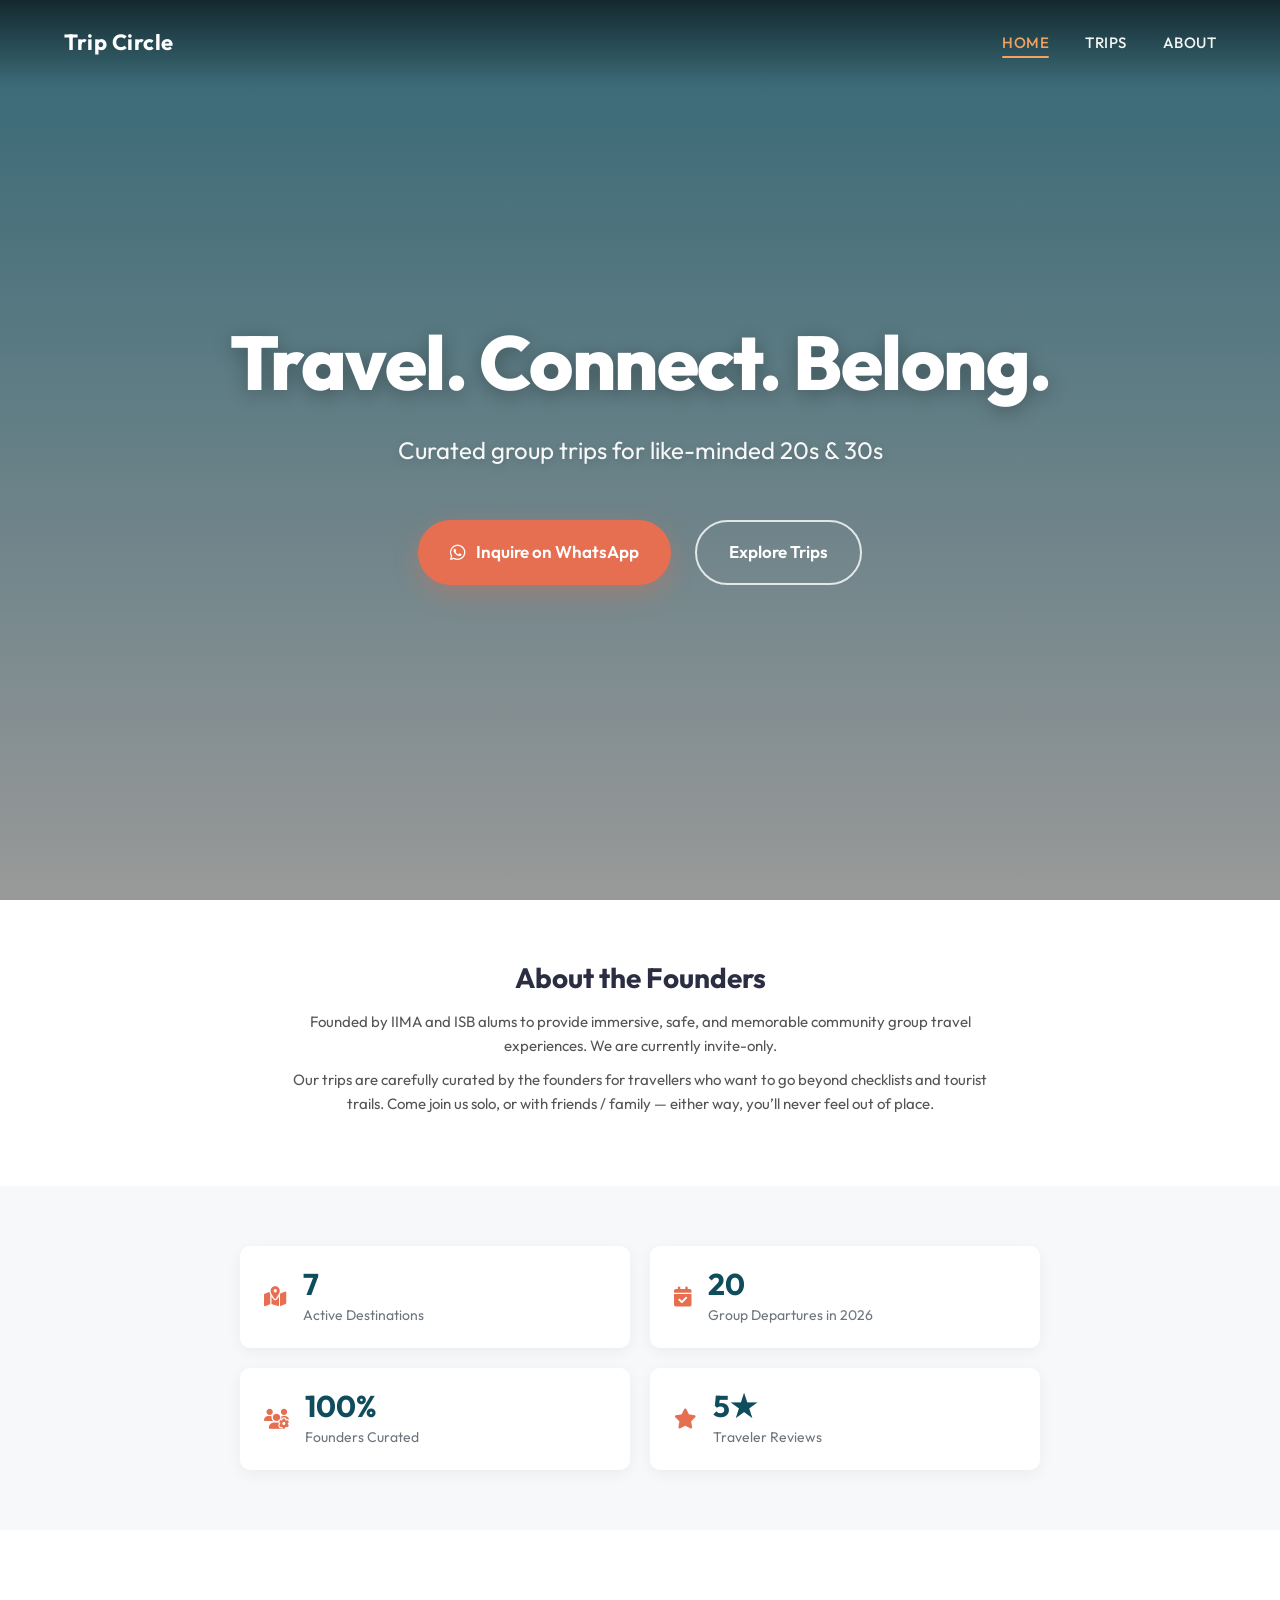
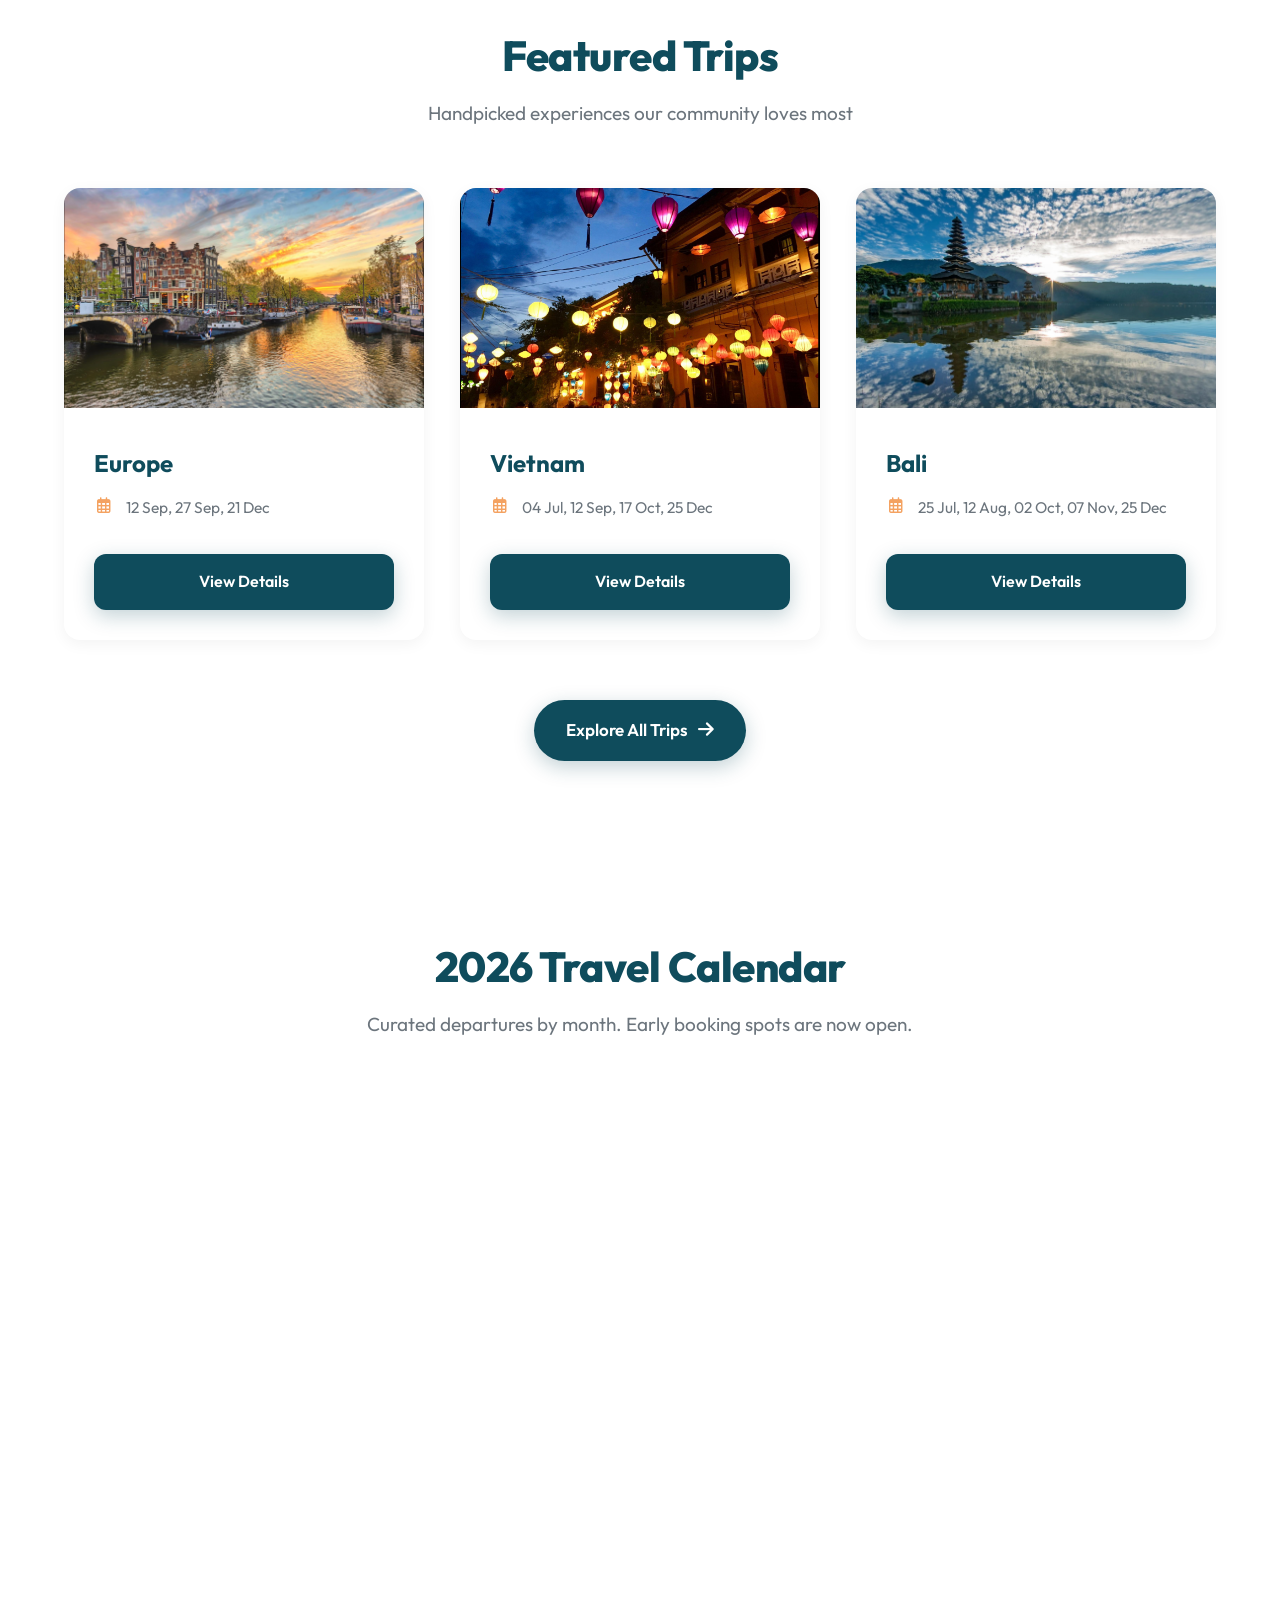
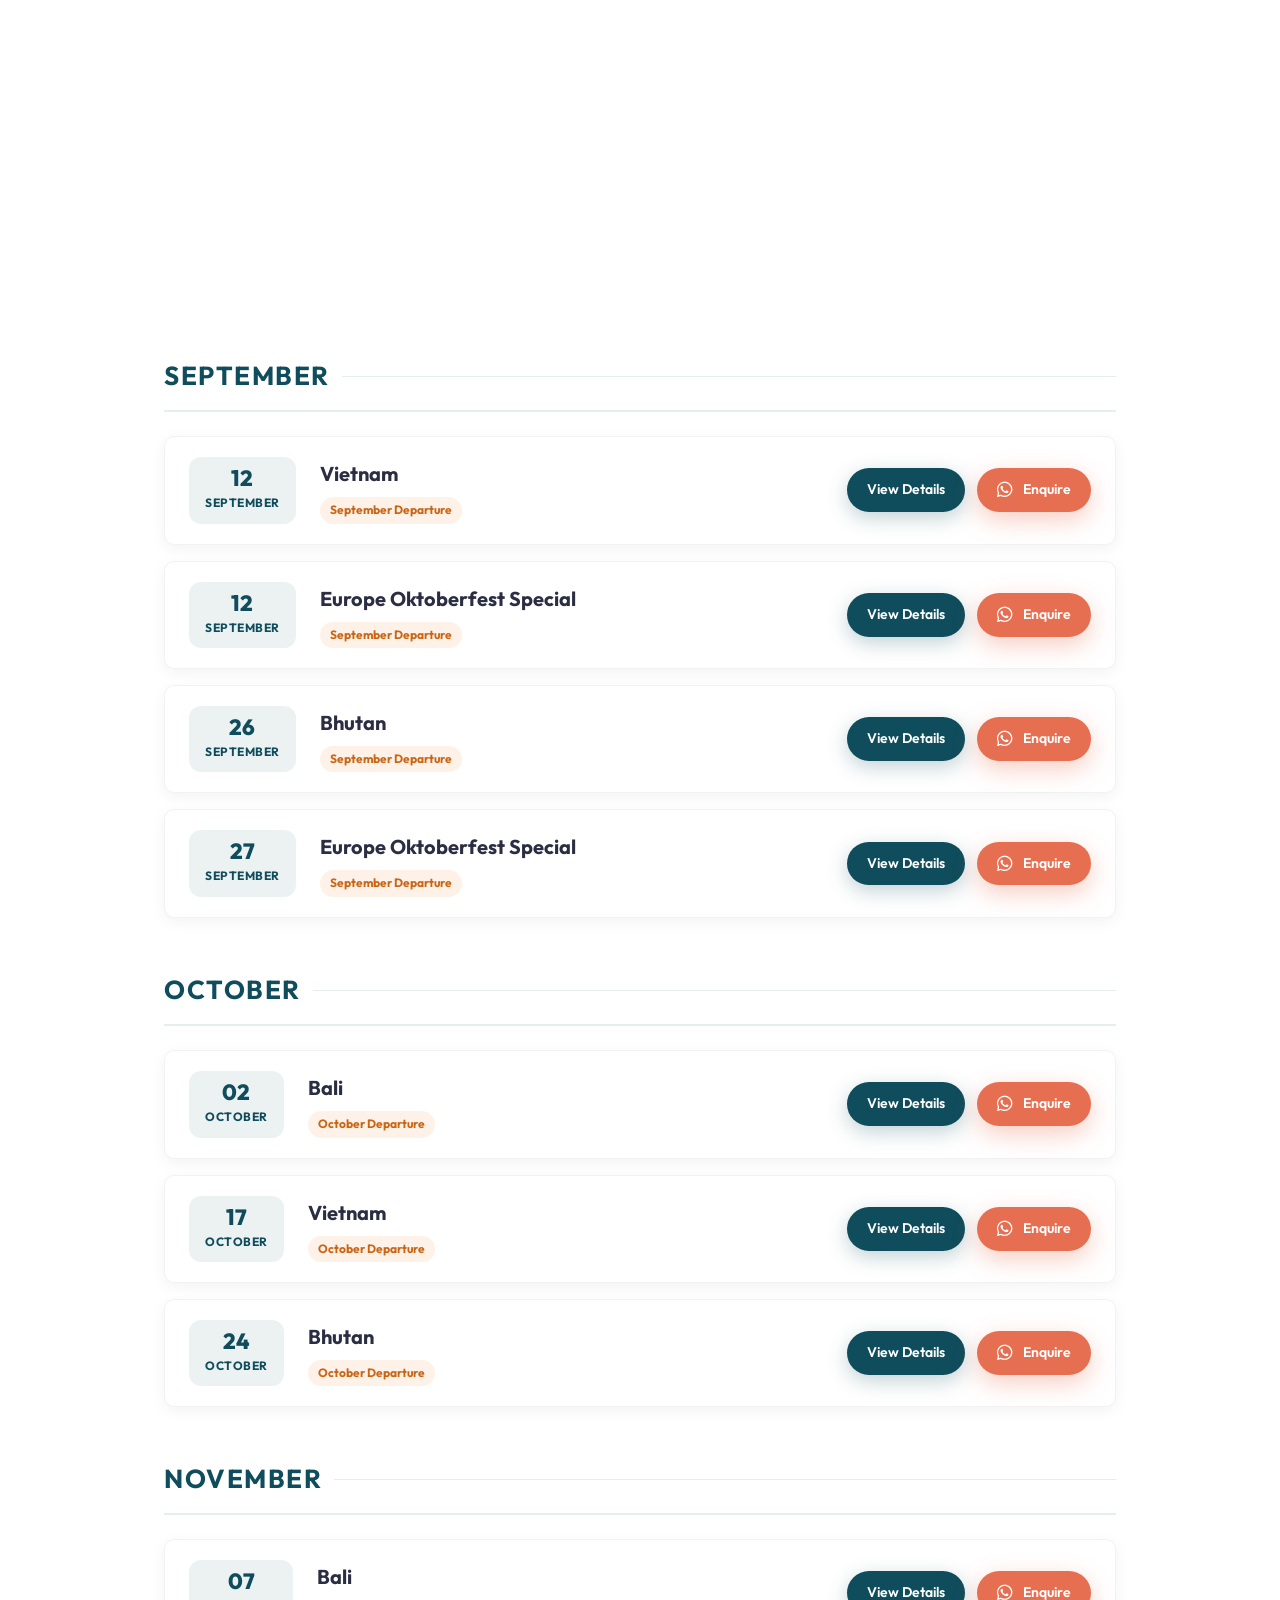
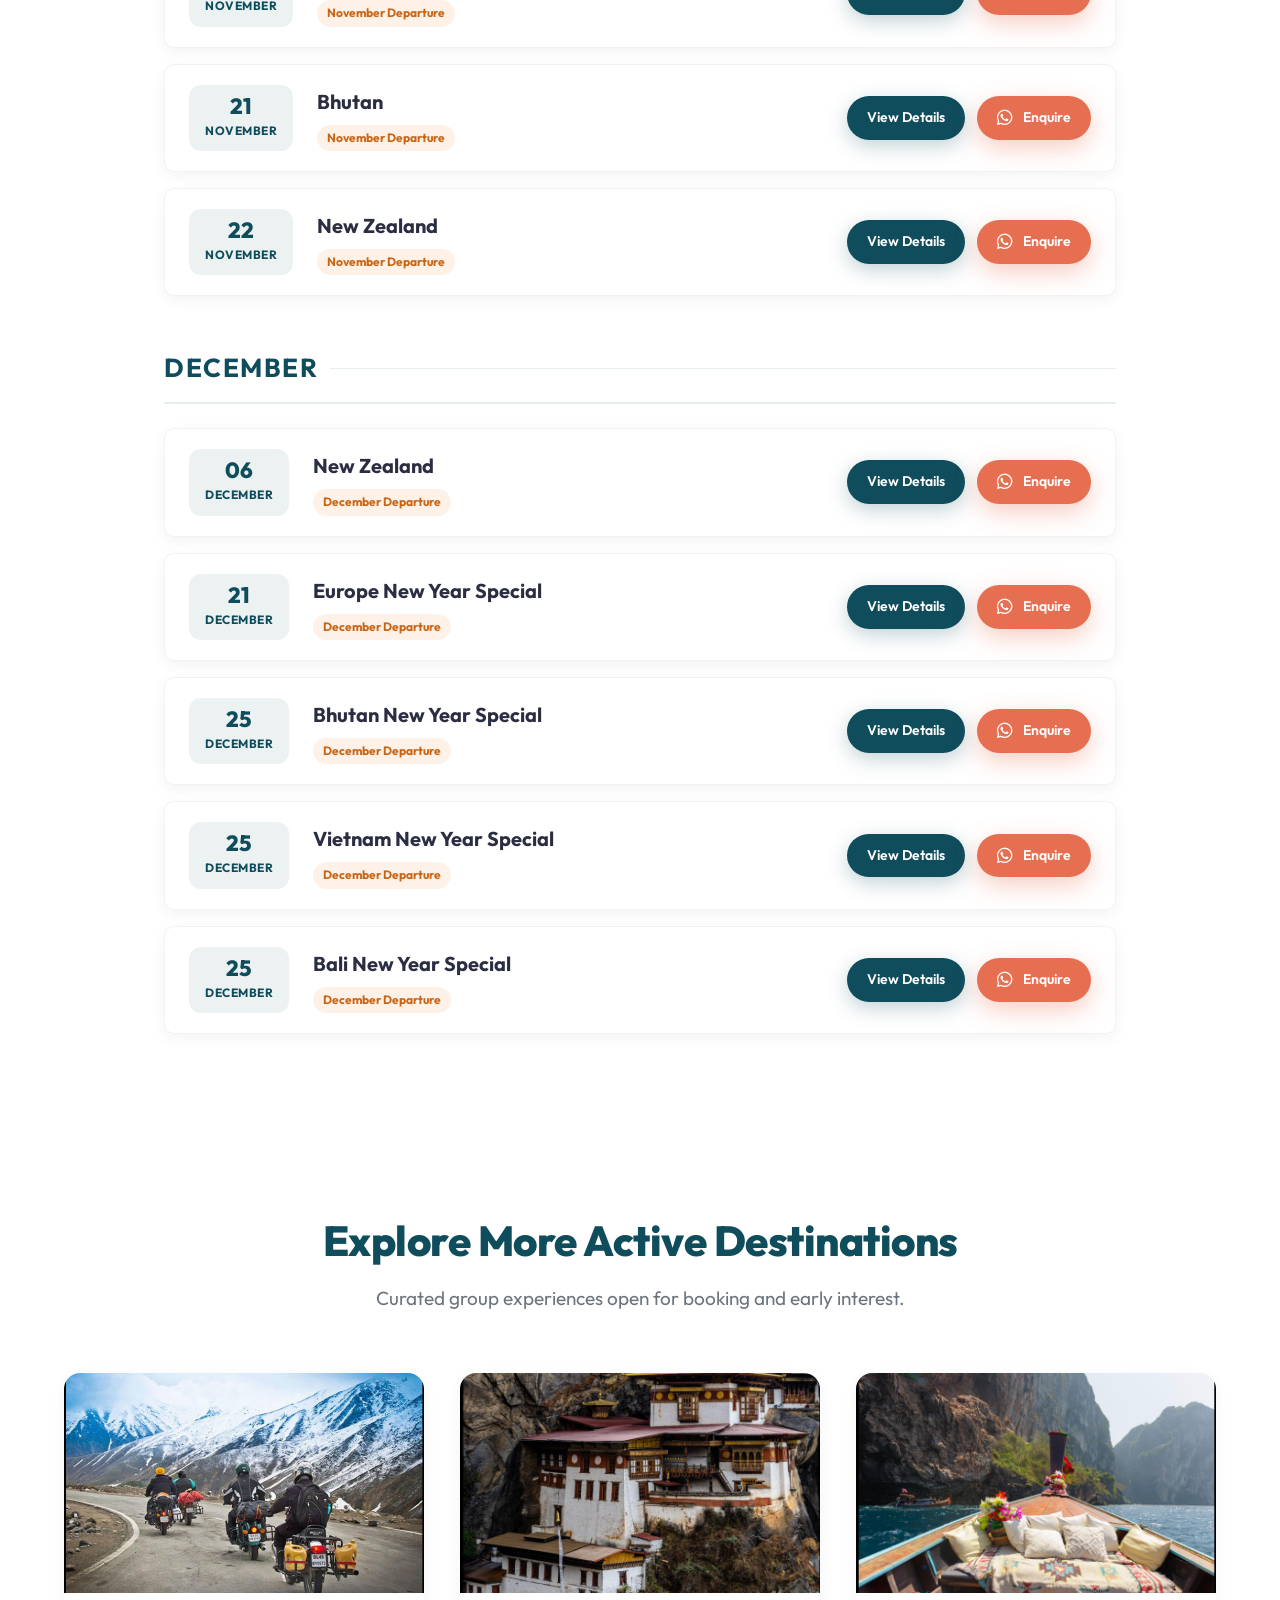
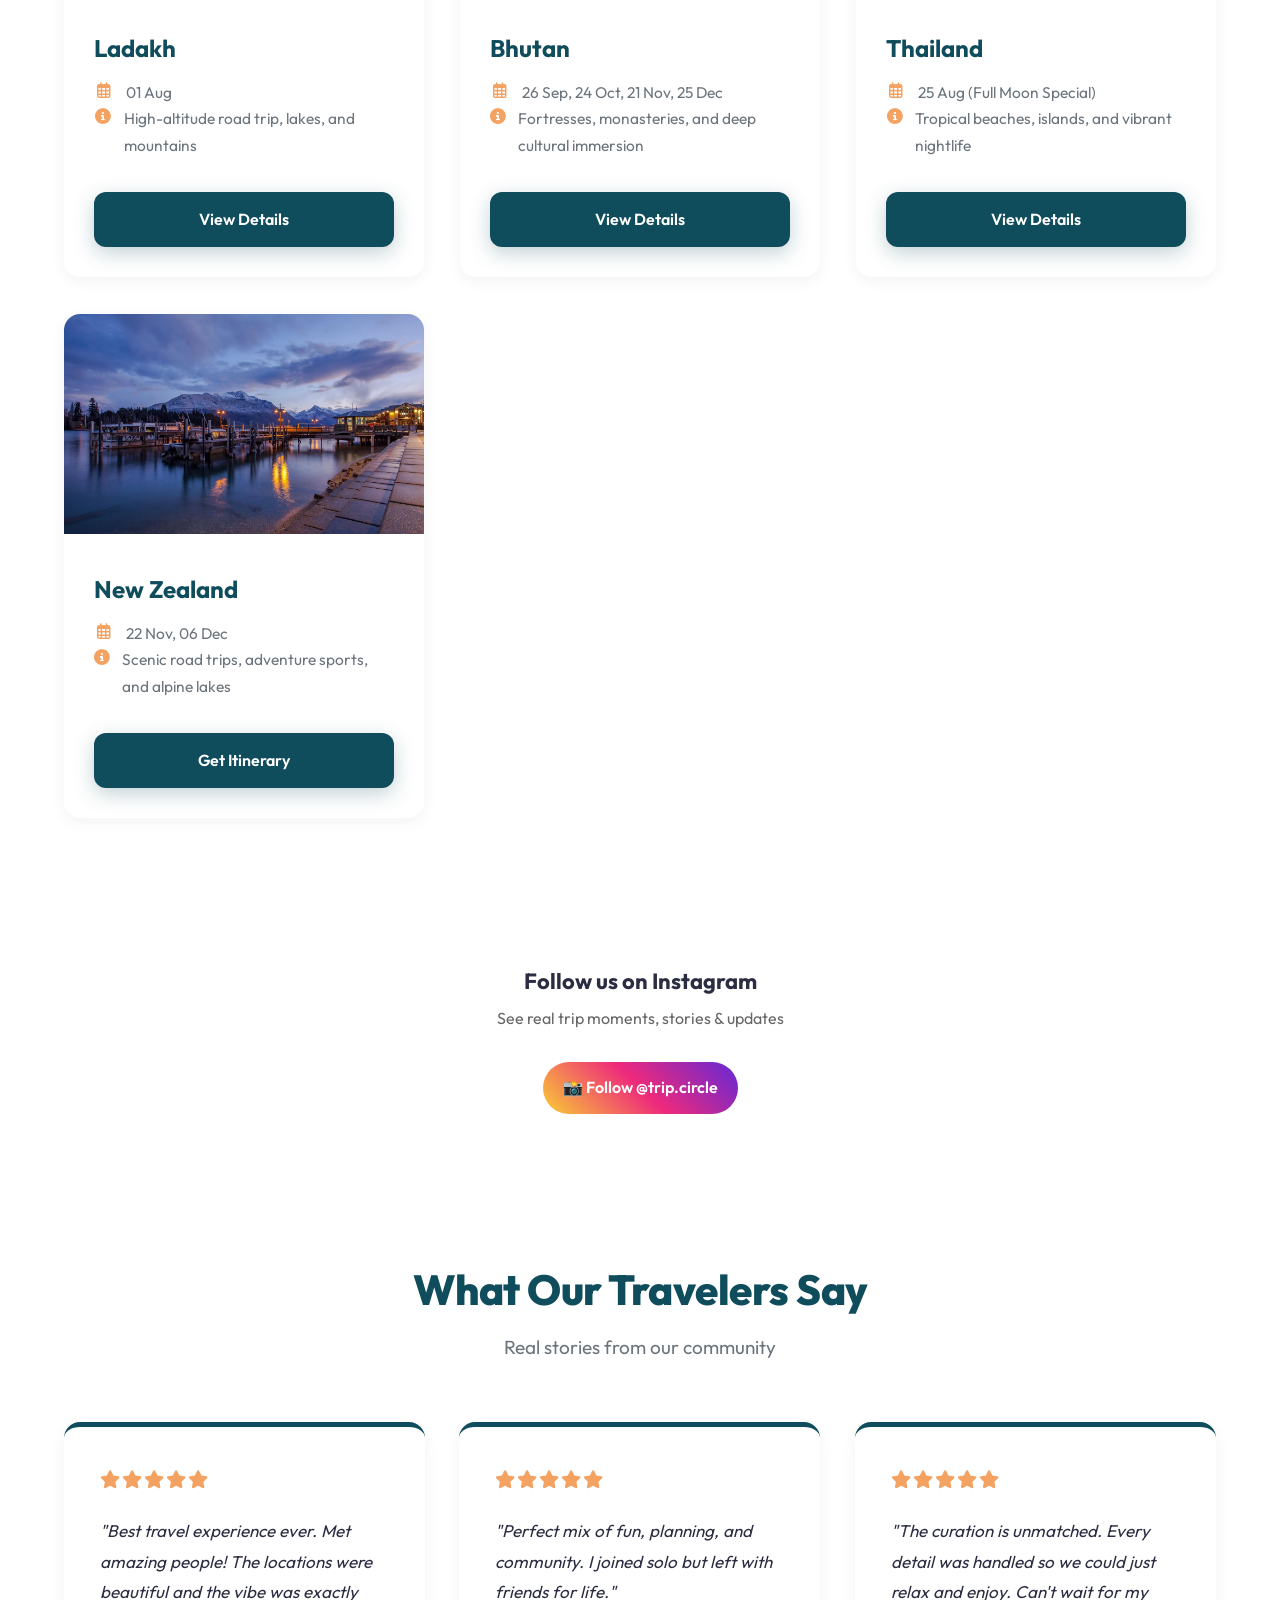
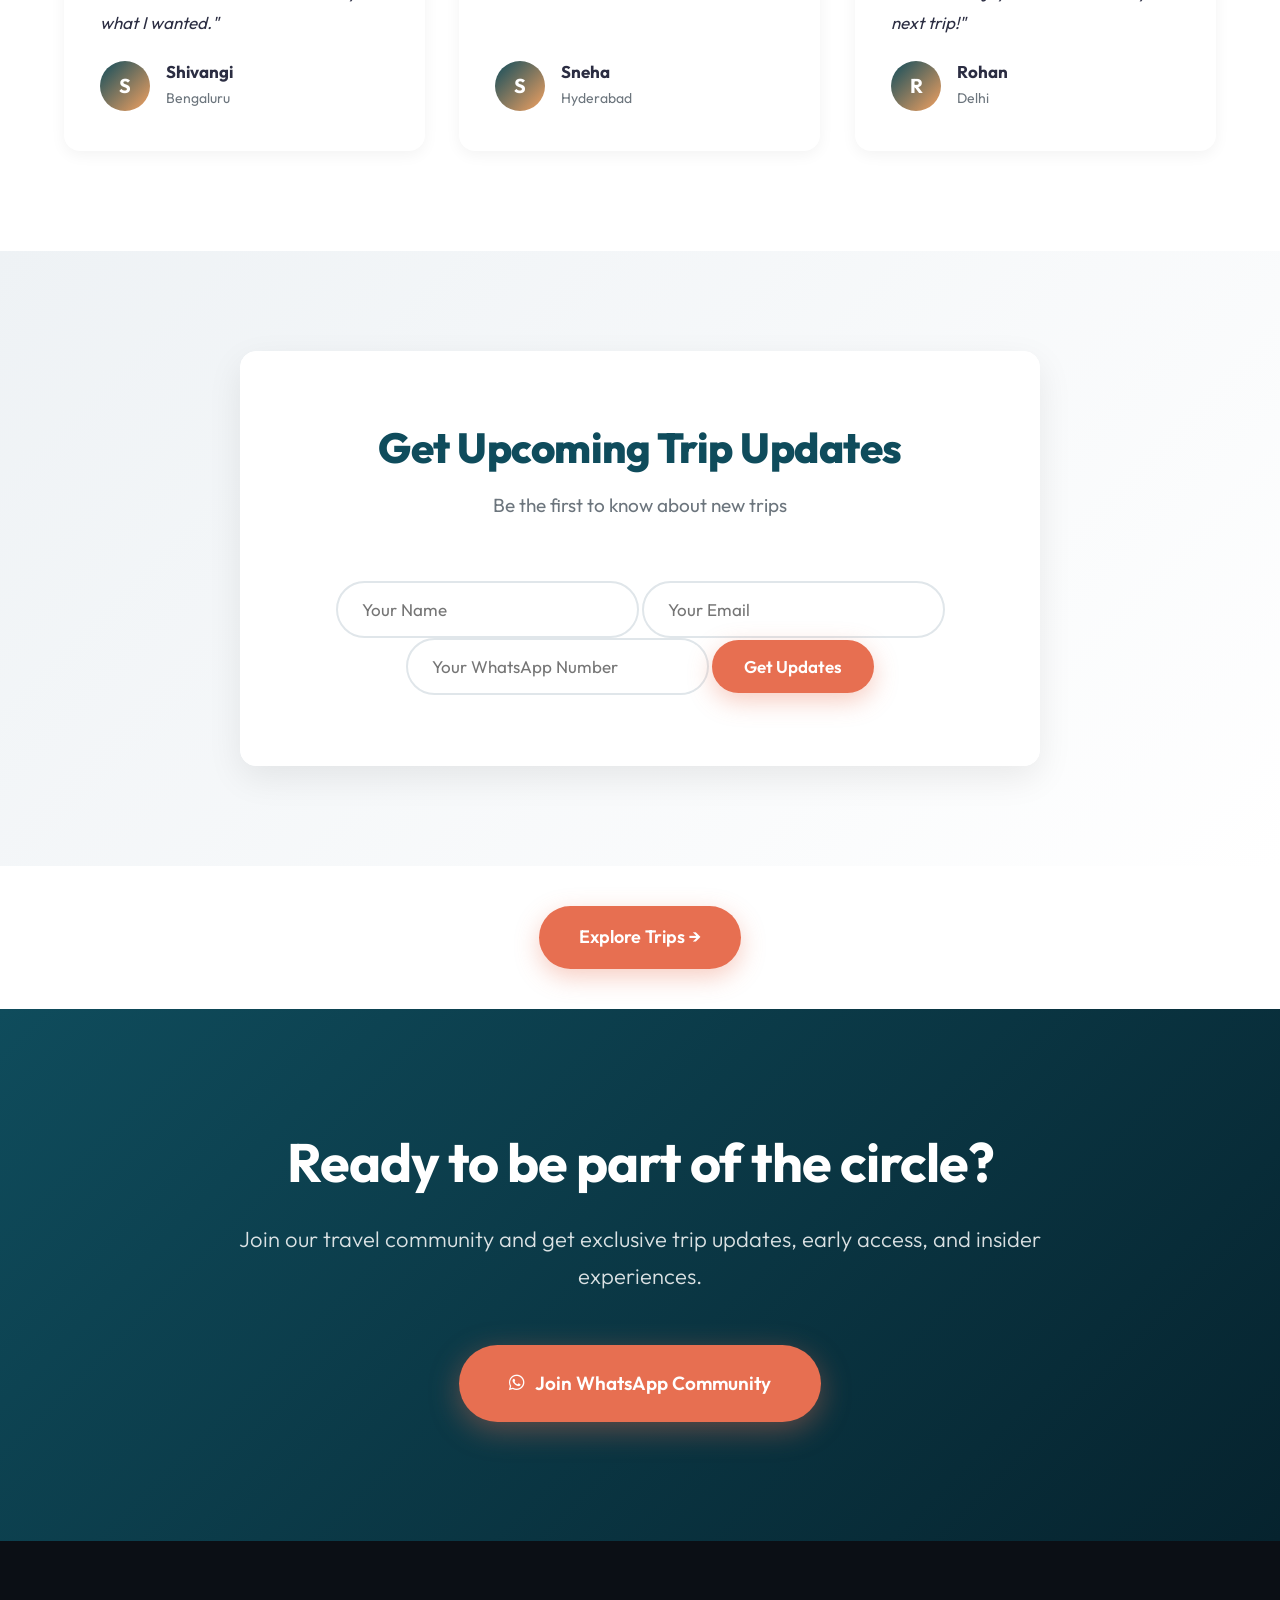
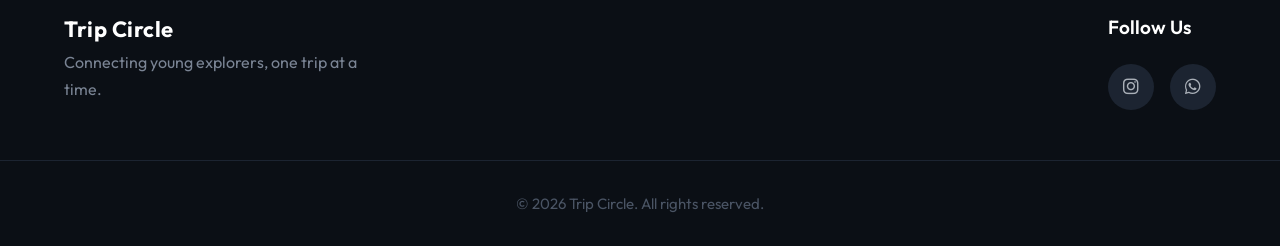
<file: index.html>
<!DOCTYPE html>
<html lang="en">

<head>
    <meta charset="UTF-8">
    <meta name="viewport" content="width=device-width, initial-scale=1.0">
    <title>Trip Circle - Home</title>
    <meta name="description" content="Curated group trips for like-minded 20s & 30s. Join Trip Circle and travel with your tribe.">
    <link rel="preconnect" href="https://fonts.googleapis.com">
    <link rel="preconnect" href="https://fonts.gstatic.com" crossorigin>
    <link href="https://fonts.googleapis.com/css2?family=Outfit:wght@300;400;500;600;700;800&display=swap" rel="stylesheet">
    <link rel="stylesheet" href="https://cdnjs.cloudflare.com/ajax/libs/font-awesome/6.4.0/css/all.min.css">
    <link rel="stylesheet" href="style.css">
</head>

<body>

    <!-- NAVIGATION -->
    <nav class="navbar fade-in">
        <div class="nav-container">
            <a href="index.html" class="logo-text-only" style="text-decoration: none;">Trip Circle</a>
            <div class="menu-toggle">☰</div>
            <div class="menu-overlay"></div>
            <ul class="nav-links">
                <li><a href="index.html" class="active">Home</a></li>
                <li><a href="trips.html">Trips</a></li>
                <li><a href="about.html">About</a></li>
            </ul>
        </div>
    </nav>

    <!-- HERO SECTION -->
    <header class="hero">
        <div class="hero-overlay"></div>
        <div class="hero-content fade-up-load">
            <h1>Travel. Connect. Belong.</h1>
            <p>Curated group trips for like-minded 20s & 30s</p>
            <div class="hero-actions cta-buttons">
                <a href="https://wa.me/919480068906"
                    class="btn btn-primary pulse-anim" target="_blank" rel="noopener noreferrer">
                    <i class="fab fa-whatsapp"></i> Inquire on WhatsApp
                </a>
                <a href="trips.html" class="btn btn-outline">Explore Trips</a>
            </div>
        </div>
    </header>

    <section class="about-founders">
        <div class="container">
            <h2>About the Founders</h2>
            <p>
                Founded by IIMA and ISB alums to provide immersive, safe, and memorable community group travel experiences.
                We are currently invite-only.
            </p>
            <p>
                Our trips are carefully curated by the founders for travellers who want to go beyond checklists and tourist trails.
                Come join us solo, or with friends / family — either way, you’ll never feel out of place.
            </p>
        </div>
    </section>

    <!-- STATISTICS / HIGHLIGHTS SECTION -->
    <section class="section bg-light" style="padding: 60px 20px;">
        <div class="container text-center">
            <div class="highlights-grid fade-up">
                <div class="highlight-item">
                    <i class="fas fa-map-marked-alt"></i>
                    <div style="text-align: left;">
                        <h3 style="font-size: 30px; color: var(--primary); margin: 0; line-height: 1.2;">7</h3>
                        <p style="font-size: 14px; color: var(--text-muted); font-weight: normal; margin: 2px 0 0 0;">Active Destinations</p>
                    </div>
                </div>
                <div class="highlight-item">
                    <i class="fas fa-calendar-check"></i>
                    <div style="text-align: left;">
                        <h3 style="font-size: 30px; color: var(--primary); margin: 0; line-height: 1.2;">20</h3>
                        <p style="font-size: 14px; color: var(--text-muted); font-weight: normal; margin: 2px 0 0 0;">Group Departures in 2026</p>
                    </div>
                </div>
                <div class="highlight-item">
                    <i class="fas fa-users-cog"></i>
                    <div style="text-align: left;">
                        <h3 style="font-size: 30px; color: var(--primary); margin: 0; line-height: 1.2;">100%</h3>
                        <p style="font-size: 14px; color: var(--text-muted); font-weight: normal; margin: 2px 0 0 0;">Founders Curated</p>
                    </div>
                </div>
                <div class="highlight-item">
                    <i class="fas fa-star"></i>
                    <div style="text-align: left;">
                        <h3 style="font-size: 30px; color: var(--primary); margin: 0; line-height: 1.2;">5★</h3>
                        <p style="font-size: 14px; color: var(--text-muted); font-weight: normal; margin: 2px 0 0 0;">Traveler Reviews</p>
                    </div>
                </div>
            </div>
        </div>
    </section>

    <!-- FEATURED TRIPS SECTION (3 only on Home) -->
    <section id="trips" class="up-trips section">
        <div class="container">
            <div class="section-title fade-up">
                <h2>Featured Trips</h2>
                <p>Handpicked experiences our community loves most</p>
            </div>

            <div class="trips-grid">
                <!-- Europe - Most Popular -->
                <div class="trip-card fade-up">
                    <div class="trip-img">
                        <img src="images/europe.jpg"
                            alt="Europe" loading="lazy">
                    </div>
                    <div class="trip-content">
                        <div class="trip-header">
                            <h3>Europe</h3>
                        </div>
                        <ul class="trip-details">
                            <li><i class="far fa-calendar-alt"></i> 12 Sep, 27 Sep, 21 Dec</li>
                        </ul>
                        <a href="europe.html"
                            class="btn btn-secondary btn-block">
                            View Details
                        </a>
                    </div>
                </div>

                <!-- Vietnam - Featured -->
                <div class="trip-card fade-up" style="transition-delay: 80ms;">
                    <div class="trip-img">
                        <img src="images/vietnam.jpg"
                            alt="Vietnam" loading="lazy">
                    </div>
                    <div class="trip-content">
                        <div class="trip-header">
                            <h3>Vietnam</h3>
                        </div>
                        <ul class="trip-details">
                            <li><i class="far fa-calendar-alt"></i> 04 Jul, 12 Sep, 17 Oct, 25 Dec</li>
                        </ul>
                        <a href="vietnam.html"
                            class="btn btn-secondary btn-block">
                            View Details
                        </a>
                    </div>
                </div>

                <!-- Bali -->
                <div class="trip-card fade-up" style="transition-delay: 160ms;">
                    <div class="trip-img">
                        <img src="images/bali.jpg"
                            alt="Bali" loading="lazy">
                    </div>
                    <div class="trip-content">
                        <div class="trip-header">
                            <h3>Bali</h3>
                        </div>
                        <ul class="trip-details">
                            <li><i class="far fa-calendar-alt"></i> 25 Jul, 12 Aug, 02 Oct, 07 Nov, 25 Dec</li>
                        </ul>
                        <a href="bali.html"
                            class="btn btn-secondary btn-block">
                            View Details
                        </a>
                    </div>
                </div>
            </div>

            <!-- Explore All CTA -->
            <div class="explore-all-wrap fade-up">
                <a href="trips.html" class="btn btn-secondary">
                    Explore All Trips <i class="fas fa-arrow-right"></i>
                </a>
            </div>
        </div>
    </section>

    <!-- 2026 TRAVEL CALENDAR SECTION -->
    <section class="calendar-section section" id="calendar">
        <div class="calendar-container">
            <div class="section-title fade-up">
                <h2>2026 Travel Calendar</h2>
                <p>Curated departures by month. Early booking spots are now open.</p>
            </div>

            <!-- July -->
            <div class="calendar-month-block fade-up">
                <div class="calendar-month-name">July</div>
                <div class="calendar-grid">
                    <div class="calendar-card">
                        <div class="calendar-info-left">
                            <div class="calendar-date-area">
                                <span class="calendar-day-num">04</span>
                                <span class="calendar-day-month">July</span>
                            </div>
                            <div class="calendar-details">
                                <span class="calendar-dest-title">Vietnam</span>
                                <span class="calendar-tag">July Departure</span>
                            </div>
                        </div>
                        <div class="calendar-actions-right">
                            <a href="vietnam.html" class="btn btn-secondary calendar-btn-sm">View Details</a>
                            <a href="https://wa.me/919480068906?text=Hi%20Trip%20Circle,%20I%27m%20interested%20in%20the%20Vietnam%20trip%20departing%20on%2004%20July%202026." class="btn btn-primary calendar-btn-sm" target="_blank" rel="noopener noreferrer" data-static-wa="true"><i class="fab fa-whatsapp"></i> Enquire</a>
                        </div>
                    </div>
                    <div class="calendar-card">
                        <div class="calendar-info-left">
                            <div class="calendar-date-area">
                                <span class="calendar-day-num">25</span>
                                <span class="calendar-day-month">July</span>
                            </div>
                            <div class="calendar-details">
                                <span class="calendar-dest-title">Bali</span>
                                <span class="calendar-tag">July Departure</span>
                            </div>
                        </div>
                        <div class="calendar-actions-right">
                            <a href="bali.html" class="btn btn-secondary calendar-btn-sm">View Details</a>
                            <a href="https://wa.me/919480068906?text=Hi%20Trip%20Circle,%20I%27m%20interested%20in%20the%20Bali%20trip%20departing%20on%2025%20July%202026." class="btn btn-primary calendar-btn-sm" target="_blank" rel="noopener noreferrer" data-static-wa="true"><i class="fab fa-whatsapp"></i> Enquire</a>
                        </div>
                    </div>
                </div>
            </div>

            <!-- August -->
            <div class="calendar-month-block fade-up">
                <div class="calendar-month-name">August</div>
                <div class="calendar-grid">
                    <div class="calendar-card">
                        <div class="calendar-info-left">
                            <div class="calendar-date-area">
                                <span class="calendar-day-num">01</span>
                                <span class="calendar-day-month">August</span>
                            </div>
                            <div class="calendar-details">
                                <span class="calendar-dest-title">Ladakh</span>
                                <span class="calendar-tag">August Departure</span>
                            </div>
                        </div>
                        <div class="calendar-actions-right">
                            <a href="ladakh.html" class="btn btn-secondary calendar-btn-sm">View Details</a>
                            <a href="https://wa.me/919480068906?text=Hi%20Trip%20Circle,%20I%27m%20interested%20in%20the%20Ladakh%20trip%20departing%20on%2001%20August%202026." class="btn btn-primary calendar-btn-sm" target="_blank" rel="noopener noreferrer" data-static-wa="true"><i class="fab fa-whatsapp"></i> Enquire</a>
                        </div>
                    </div>
                    <div class="calendar-card">
                        <div class="calendar-info-left">
                            <div class="calendar-date-area">
                                <span class="calendar-day-num">12</span>
                                <span class="calendar-day-month">August</span>
                            </div>
                            <div class="calendar-details">
                                <span class="calendar-dest-title">Bali</span>
                                <span class="calendar-tag">August Departure</span>
                            </div>
                        </div>
                        <div class="calendar-actions-right">
                            <a href="bali.html" class="btn btn-secondary calendar-btn-sm">View Details</a>
                            <a href="https://wa.me/919480068906?text=Hi%20Trip%20Circle,%20I%27m%20interested%20in%20the%20Bali%20trip%20departing%20on%2012%20August%202026." class="btn btn-primary calendar-btn-sm" target="_blank" rel="noopener noreferrer" data-static-wa="true"><i class="fab fa-whatsapp"></i> Enquire</a>
                        </div>
                    </div>
                    <div class="calendar-card">
                        <div class="calendar-info-left">
                            <div class="calendar-date-area">
                                <span class="calendar-day-num">25</span>
                                <span class="calendar-day-month">August</span>
                            </div>
                            <div class="calendar-details">
                                <span class="calendar-dest-title">Thailand (Full Moon Special)</span>
                                <span class="calendar-tag">August Departure</span>
                            </div>
                        </div>
                        <div class="calendar-actions-right">
                            <a href="thailand.html" class="btn btn-secondary calendar-btn-sm">View Details</a>
                            <a href="https://wa.me/919480068906?text=Hi%20Trip%20Circle,%20I%27m%20interested%20in%20the%20Thailand%20Full%20Moon%20Special%20trip%20departing%20on%2025%20August%202026." class="btn btn-primary calendar-btn-sm" target="_blank" rel="noopener noreferrer" data-static-wa="true"><i class="fab fa-whatsapp"></i> Enquire</a>
                        </div>
                    </div>
                </div>
            </div>

            <!-- September -->
            <div class="calendar-month-block fade-up">
                <div class="calendar-month-name">September</div>
                <div class="calendar-grid">
                    <div class="calendar-card">
                        <div class="calendar-info-left">
                            <div class="calendar-date-area">
                                <span class="calendar-day-num">12</span>
                                <span class="calendar-day-month">September</span>
                            </div>
                            <div class="calendar-details">
                                <span class="calendar-dest-title">Vietnam</span>
                                <span class="calendar-tag">September Departure</span>
                            </div>
                        </div>
                        <div class="calendar-actions-right">
                            <a href="vietnam.html" class="btn btn-secondary calendar-btn-sm">View Details</a>
                            <a href="https://wa.me/919480068906?text=Hi%20Trip%20Circle,%20I%27m%20interested%20in%20the%20Vietnam%20trip%20departing%20on%2012%20September%202026." class="btn btn-primary calendar-btn-sm" target="_blank" rel="noopener noreferrer" data-static-wa="true"><i class="fab fa-whatsapp"></i> Enquire</a>
                        </div>
                    </div>
                    <div class="calendar-card">
                        <div class="calendar-info-left">
                            <div class="calendar-date-area">
                                <span class="calendar-day-num">12</span>
                                <span class="calendar-day-month">September</span>
                            </div>
                            <div class="calendar-details">
                                <span class="calendar-dest-title">Europe Oktoberfest Special</span>
                                <span class="calendar-tag">September Departure</span>
                            </div>
                        </div>
                        <div class="calendar-actions-right">
                            <a href="europe.html" class="btn btn-secondary calendar-btn-sm">View Details</a>
                            <a href="https://wa.me/919480068906?text=Hi%20Trip%20Circle,%20I%27m%20interested%20in%20the%20Europe%20Oktoberfest%20Special%20trip%20departing%20on%2012%20September%202026." class="btn btn-primary calendar-btn-sm" target="_blank" rel="noopener noreferrer" data-static-wa="true"><i class="fab fa-whatsapp"></i> Enquire</a>
                        </div>
                    </div>
                    <div class="calendar-card">
                        <div class="calendar-info-left">
                            <div class="calendar-date-area">
                                <span class="calendar-day-num">26</span>
                                <span class="calendar-day-month">September</span>
                            </div>
                            <div class="calendar-details">
                                <span class="calendar-dest-title">Bhutan</span>
                                <span class="calendar-tag">September Departure</span>
                            </div>
                        </div>
                        <div class="calendar-actions-right">
                            <a href="bhutan.html" class="btn btn-secondary calendar-btn-sm">View Details</a>
                            <a href="https://wa.me/919480068906?text=Hi%20Trip%20Circle,%20I%27m%20interested%20in%20the%20Bhutan%20trip%20departing%20on%2026%20September%202026." class="btn btn-primary calendar-btn-sm" target="_blank" rel="noopener noreferrer" data-static-wa="true"><i class="fab fa-whatsapp"></i> Enquire</a>
                        </div>
                    </div>
                    <div class="calendar-card">
                        <div class="calendar-info-left">
                            <div class="calendar-date-area">
                                <span class="calendar-day-num">27</span>
                                <span class="calendar-day-month">September</span>
                            </div>
                            <div class="calendar-details">
                                <span class="calendar-dest-title">Europe Oktoberfest Special</span>
                                <span class="calendar-tag">September Departure</span>
                            </div>
                        </div>
                        <div class="calendar-actions-right">
                            <a href="europe.html" class="btn btn-secondary calendar-btn-sm">View Details</a>
                            <a href="https://wa.me/919480068906?text=Hi%20Trip%20Circle,%20I%20am%20interested%20in%20joining%20the%20Europe%20Oktoberfest%20Special%20trip%20departing%20on%2027%20September%202026." class="btn btn-primary calendar-btn-sm" target="_blank" rel="noopener noreferrer" data-static-wa="true"><i class="fab fa-whatsapp"></i> Enquire</a>
                        </div>
                    </div>
                </div>
            </div>

            <!-- October -->
            <div class="calendar-month-block fade-up">
                <div class="calendar-month-name">October</div>
                <div class="calendar-grid">
                    <div class="calendar-card">
                        <div class="calendar-info-left">
                            <div class="calendar-date-area">
                                <span class="calendar-day-num">02</span>
                                <span class="calendar-day-month">October</span>
                            </div>
                            <div class="calendar-details">
                                <span class="calendar-dest-title">Bali</span>
                                <span class="calendar-tag">October Departure</span>
                            </div>
                        </div>
                        <div class="calendar-actions-right">
                            <a href="bali.html" class="btn btn-secondary calendar-btn-sm">View Details</a>
                            <a href="https://wa.me/919480068906?text=Hi%20Trip%20Circle,%20I%27m%20interested%20in%20the%20Bali%20trip%20departing%20on%2002%20October%202026." class="btn btn-primary calendar-btn-sm" target="_blank" rel="noopener noreferrer" data-static-wa="true"><i class="fab fa-whatsapp"></i> Enquire</a>
                        </div>
                    </div>
                    <div class="calendar-card">
                        <div class="calendar-info-left">
                            <div class="calendar-date-area">
                                <span class="calendar-day-num">17</span>
                                <span class="calendar-day-month">October</span>
                            </div>
                            <div class="calendar-details">
                                <span class="calendar-dest-title">Vietnam</span>
                                <span class="calendar-tag">October Departure</span>
                            </div>
                        </div>
                        <div class="calendar-actions-right">
                            <a href="vietnam.html" class="btn btn-secondary calendar-btn-sm">View Details</a>
                            <a href="https://wa.me/919480068906?text=Hi%20Trip%20Circle,%20I%20am%20interested%20in%20joining%20the%20Vietnam%20trip%20departing%20on%2017%20October%202026." class="btn btn-primary calendar-btn-sm" target="_blank" rel="noopener noreferrer" data-static-wa="true"><i class="fab fa-whatsapp"></i> Enquire</a>
                        </div>
                    </div>
                    <div class="calendar-card">
                        <div class="calendar-info-left">
                            <div class="calendar-date-area">
                                <span class="calendar-day-num">24</span>
                                <span class="calendar-day-month">October</span>
                            </div>
                            <div class="calendar-details">
                                <span class="calendar-dest-title">Bhutan</span>
                                <span class="calendar-tag">October Departure</span>
                            </div>
                        </div>
                        <div class="calendar-actions-right">
                            <a href="bhutan.html" class="btn btn-secondary calendar-btn-sm">View Details</a>
                            <a href="https://wa.me/919480068906?text=Hi%20Trip%20Circle,%20I%27m%20interested%20in%20the%20Bhutan%20trip%20departing%20on%2024%20October%202026." class="btn btn-primary calendar-btn-sm" target="_blank" rel="noopener noreferrer" data-static-wa="true"><i class="fab fa-whatsapp"></i> Enquire</a>
                        </div>
                    </div>
                </div>
            </div>

            <!-- November -->
            <div class="calendar-month-block fade-up">
                <div class="calendar-month-name">November</div>
                <div class="calendar-grid">
                    <div class="calendar-card">
                        <div class="calendar-info-left">
                            <div class="calendar-date-area">
                                <span class="calendar-day-num">07</span>
                                <span class="calendar-day-month">November</span>
                            </div>
                            <div class="calendar-details">
                                <span class="calendar-dest-title">Bali</span>
                                <span class="calendar-tag">November Departure</span>
                            </div>
                        </div>
                        <div class="calendar-actions-right">
                            <a href="bali.html" class="btn btn-secondary calendar-btn-sm">View Details</a>
                            <a href="https://wa.me/919480068906?text=Hi%20Trip%20Circle,%20I%27m%20interested%20in%20the%20Bali%20trip%20departing%20on%2007%20November%202026." class="btn btn-primary calendar-btn-sm" target="_blank" rel="noopener noreferrer" data-static-wa="true"><i class="fab fa-whatsapp"></i> Enquire</a>
                        </div>
                    </div>
                    <div class="calendar-card">
                        <div class="calendar-info-left">
                            <div class="calendar-date-area">
                                <span class="calendar-day-num">21</span>
                                <span class="calendar-day-month">November</span>
                            </div>
                            <div class="calendar-details">
                                <span class="calendar-dest-title">Bhutan</span>
                                <span class="calendar-tag">November Departure</span>
                            </div>
                        </div>
                        <div class="calendar-actions-right">
                            <a href="bhutan.html" class="btn btn-secondary calendar-btn-sm">View Details</a>
                            <a href="https://wa.me/919480068906?text=Hi%20Trip%20Circle,%20I%27m%20interested%20in%20the%20Bhutan%20trip%20departing%20on%2021%20November%202026." class="btn btn-primary calendar-btn-sm" target="_blank" rel="noopener noreferrer" data-static-wa="true"><i class="fab fa-whatsapp"></i> Enquire</a>
                        </div>
                    </div>
                    <div class="calendar-card">
                        <div class="calendar-info-left">
                            <div class="calendar-date-area">
                                <span class="calendar-day-num">22</span>
                                <span class="calendar-day-month">November</span>
                            </div>
                            <div class="calendar-details">
                                <span class="calendar-dest-title">New Zealand</span>
                                <span class="calendar-tag">November Departure</span>
                            </div>
                        </div>
                        <div class="calendar-actions-right">
                            <a href="https://wa.me/919480068906?text=Hi%20Trip%20Circle,%20I%27d%20like%20details%20for%20the%20New%20Zealand%20trip%20departing%20on%2022%20November%202026." class="btn btn-secondary calendar-btn-sm" target="_blank" rel="noopener noreferrer" data-static-wa="true">View Details</a>
                            <a href="https://wa.me/919480068906?text=Hi%20Trip%20Circle,%20I%27m%20interested%20in%20the%20New%20Zealand%20trip%20departing%20on%2022%20November%202026." class="btn btn-primary calendar-btn-sm" target="_blank" rel="noopener noreferrer" data-static-wa="true"><i class="fab fa-whatsapp"></i> Enquire</a>
                        </div>
                    </div>
                </div>
            </div>

            <!-- December -->
            <div class="calendar-month-block fade-up">
                <div class="calendar-month-name">December</div>
                <div class="calendar-grid">
                    <div class="calendar-card">
                        <div class="calendar-info-left">
                            <div class="calendar-date-area">
                                <span class="calendar-day-num">06</span>
                                <span class="calendar-day-month">December</span>
                            </div>
                            <div class="calendar-details">
                                <span class="calendar-dest-title">New Zealand</span>
                                <span class="calendar-tag">December Departure</span>
                            </div>
                        </div>
                        <div class="calendar-actions-right">
                            <a href="https://wa.me/919480068906?text=Hi%20Trip%20Circle,%20I%27d%20like%20details%20for%20the%20New%20Zealand%20trip%20departing%20on%2006%20December%202026." class="btn btn-secondary calendar-btn-sm" target="_blank" rel="noopener noreferrer" data-static-wa="true">View Details</a>
                            <a href="https://wa.me/919480068906?text=Hi%20Trip%20Circle,%20I%27m%20interested%20in%20the%20New%20Zealand%20trip%20departing%20on%2006%20December%202026." class="btn btn-primary calendar-btn-sm" target="_blank" rel="noopener noreferrer" data-static-wa="true"><i class="fab fa-whatsapp"></i> Enquire</a>
                        </div>
                    </div>
                    <div class="calendar-card">
                        <div class="calendar-info-left">
                            <div class="calendar-date-area">
                                <span class="calendar-day-num">21</span>
                                <span class="calendar-day-month">December</span>
                            </div>
                            <div class="calendar-details">
                                <span class="calendar-dest-title">Europe New Year Special</span>
                                <span class="calendar-tag">December Departure</span>
                            </div>
                        </div>
                        <div class="calendar-actions-right">
                            <a href="europe.html" class="btn btn-secondary calendar-btn-sm">View Details</a>
                            <a href="https://wa.me/919480068906?text=Hi%20Trip%20Circle,%20I%27m%20interested%20in%20the%20Europe%20New%20Year%20Special%20trip%20departing%20on%2021%20December%202026." class="btn btn-primary calendar-btn-sm" target="_blank" rel="noopener noreferrer" data-static-wa="true"><i class="fab fa-whatsapp"></i> Enquire</a>
                        </div>
                    </div>
                    <div class="calendar-card">
                        <div class="calendar-info-left">
                            <div class="calendar-date-area">
                                <span class="calendar-day-num">25</span>
                                <span class="calendar-day-month">December</span>
                            </div>
                            <div class="calendar-details">
                                <span class="calendar-dest-title">Bhutan New Year Special</span>
                                <span class="calendar-tag">December Departure</span>
                            </div>
                        </div>
                        <div class="calendar-actions-right">
                            <a href="bhutan.html" class="btn btn-secondary calendar-btn-sm">View Details</a>
                            <a href="https://wa.me/919480068906?text=Hi%20Trip%20Circle,%20I%27m%20interested%20in%20the%20Bhutan%20New%20Year%20Special%20trip%20departing%20on%2025%20December%202026." class="btn btn-primary calendar-btn-sm" target="_blank" rel="noopener noreferrer" data-static-wa="true"><i class="fab fa-whatsapp"></i> Enquire</a>
                        </div>
                    </div>
                    <div class="calendar-card">
                        <div class="calendar-info-left">
                            <div class="calendar-date-area">
                                <span class="calendar-day-num">25</span>
                                <span class="calendar-day-month">December</span>
                            </div>
                            <div class="calendar-details">
                                <span class="calendar-dest-title">Vietnam New Year Special</span>
                                <span class="calendar-tag">December Departure</span>
                            </div>
                        </div>
                        <div class="calendar-actions-right">
                            <a href="vietnam.html" class="btn btn-secondary calendar-btn-sm">View Details</a>
                            <a href="https://wa.me/919480068906?text=Hi%20Trip%20Circle,%20I%27m%20interested%20in%20the%20Vietnam%20New%20Year%20Special%20trip%20departing%20on%2025%20December%202026." class="btn btn-primary calendar-btn-sm" target="_blank" rel="noopener noreferrer" data-static-wa="true"><i class="fab fa-whatsapp"></i> Enquire</a>
                        </div>
                    </div>
                    <div class="calendar-card">
                        <div class="calendar-info-left">
                            <div class="calendar-date-area">
                                <span class="calendar-day-num">25</span>
                                <span class="calendar-day-month">December</span>
                            </div>
                            <div class="calendar-details">
                                <span class="calendar-dest-title">Bali New Year Special</span>
                                <span class="calendar-tag">December Departure</span>
                            </div>
                        </div>
                        <div class="calendar-actions-right">
                            <a href="bali.html" class="btn btn-secondary calendar-btn-sm">View Details</a>
                            <a href="https://wa.me/919480068906?text=Hi%20Trip%20Circle,%20I%27m%20interested%20in%20the%20Bali%20New%20Year%20Special%20trip%20departing%20on%2025%20December%202026." class="btn btn-primary calendar-btn-sm" target="_blank" rel="noopener noreferrer" data-static-wa="true"><i class="fab fa-whatsapp"></i> Enquire</a>
                        </div>
                    </div>
                </div>
            </div>
        </div>
    </section>

    <!-- Explore All Active Destinations -->

    <!-- OTHER ACTIVE DESTINATIONS -->
    <section class="section">
        <div class="container">
            <div class="section-title fade-up">
                <h2>Explore More Active Destinations</h2>
                <p>Curated group experiences open for booking and early interest.</p>
            </div>

            <div class="trips-grid">
                <!-- Ladakh -->
                <div class="trip-card fade-up">
                    <div class="trip-img">
                        <img src="images/ladakh.jpg" alt="Ladakh" loading="lazy">
                    </div>
                    <div class="trip-content">
                        <div class="trip-header">
                            <h3>Ladakh</h3>
                        </div>
                        <ul class="trip-details">
                            <li><i class="far fa-calendar-alt"></i> 01 Aug</li>
                            <li><i class="fas fa-info-circle"></i> High-altitude road trip, lakes, and mountains</li>
                        </ul>
                        <a href="ladakh.html" class="btn btn-secondary btn-block">View Details</a>
                    </div>
                </div>

                <!-- Bhutan -->
                <div class="trip-card fade-up" style="transition-delay: 50ms;">
                    <div class="trip-img">
                        <img src="images/bhutan.jpg" alt="Bhutan" loading="lazy">
                    </div>
                    <div class="trip-content">
                        <div class="trip-header">
                            <h3>Bhutan</h3>
                        </div>
                        <ul class="trip-details">
                            <li><i class="far fa-calendar-alt"></i> 26 Sep, 24 Oct, 21 Nov, 25 Dec</li>
                            <li><i class="fas fa-info-circle"></i> Fortresses, monasteries, and deep cultural immersion</li>
                        </ul>
                        <a href="bhutan.html" class="btn btn-secondary btn-block">View Details</a>
                    </div>
                </div>

                <!-- Thailand -->
                <div class="trip-card fade-up" style="transition-delay: 100ms;">
                    <div class="trip-img">
                        <img src="images/thailand.jpg" alt="Thailand" loading="lazy">
                    </div>
                    <div class="trip-content">
                        <div class="trip-header">
                            <h3>Thailand</h3>
                        </div>
                        <ul class="trip-details">
                            <li><i class="far fa-calendar-alt"></i> 25 Aug (Full Moon Special)</li>
                            <li><i class="fas fa-info-circle"></i> Tropical beaches, islands, and vibrant nightlife</li>
                        </ul>
                        <a href="thailand.html" class="btn btn-secondary btn-block">View Details</a>
                    </div>
                </div>

                <!-- New Zealand -->
                <div class="trip-card fade-up" style="transition-delay: 150ms;">
                    <div class="trip-img">
                        <img src="images/new-zealand.jpg" alt="New Zealand" loading="lazy">
                    </div>
                    <div class="trip-content">
                        <div class="trip-header">
                            <h3>New Zealand</h3>
                        </div>
                        <ul class="trip-details">
                            <li><i class="far fa-calendar-alt"></i> 22 Nov, 06 Dec</li>
                            <li><i class="fas fa-info-circle"></i> Scenic road trips, adventure sports, and alpine lakes</li>
                        </ul>
                        <a href="https://wa.me/919480068906?text=Hi%20Trip%20Circle,%20I'm%20interested%20in%20the%20New%20Zealand%20trip.%20Please%20share%20details." class="btn btn-secondary btn-block" target="_blank" rel="noopener noreferrer" data-static-wa="true">Get Itinerary</a>
                    </div>
                </div>
            </div>
        </div>
    </section>

    <section class="insta-follow">
        <h3>Follow us on Instagram</h3>
        <p>See real trip moments, stories & updates</p>
        <a href="https://www.instagram.com/trip.circle?igsh=MXNuM3I5YWVoNGF1Mg==" target="_blank" class="insta-btn">
            📸 Follow @trip.circle
        </a>
    </section>

    <!-- REVIEWS SECTION -->
    <section id="reviews" class="reviews section">
        <div class="container">
            <div class="section-title fade-up">
                <h2>What Our Travelers Say</h2>
                <p>Real stories from our community</p>
            </div>
            <div class="reviews-grid">
                <div class="review-card fade-up" style="transition-delay: 50ms;">
                    <div class="stars">
                        <i class="fas fa-star"></i><i class="fas fa-star"></i><i class="fas fa-star"></i><i class="fas fa-star"></i><i class="fas fa-star"></i>
                    </div>
                    <p class="review-text">"Best travel experience ever. Met amazing people! The locations were beautiful and the vibe was exactly what I wanted."</p>
                    <div class="reviewer">
                        <div class="reviewer-initial">S</div>
                        <div class="reviewer-info">
                            <h4>Shivangi</h4><span>Bengaluru</span>
                        </div>
                    </div>
                </div>
                <div class="review-card fade-up" style="transition-delay: 150ms;">
                    <div class="stars">
                        <i class="fas fa-star"></i><i class="fas fa-star"></i><i class="fas fa-star"></i><i class="fas fa-star"></i><i class="fas fa-star"></i>
                    </div>
                    <p class="review-text">"Perfect mix of fun, planning, and community. I joined solo but left with friends for life."</p>
                    <div class="reviewer">
                        <div class="reviewer-initial">S</div>
                        <div class="reviewer-info">
                            <h4>Sneha</h4><span>Hyderabad</span>
                        </div>
                    </div>
                </div>
                <div class="review-card fade-up" style="transition-delay: 250ms;">
                    <div class="stars">
                        <i class="fas fa-star"></i><i class="fas fa-star"></i><i class="fas fa-star"></i><i class="fas fa-star"></i><i class="fas fa-star"></i>
                    </div>
                    <p class="review-text">"The curation is unmatched. Every detail was handled so we could just relax and enjoy. Can't wait for my next trip!"</p>
                    <div class="reviewer">
                        <div class="reviewer-initial">R</div>
                        <div class="reviewer-info">
                            <h4>Rohan</h4><span>Delhi</span>
                        </div>
                    </div>
                </div>
            </div>
        </div>
    </section>

    <!-- EMAIL SUBSCRIPTION SECTION -->
    <section class="newsletter section fade-up">
        <div class="container">
            <div class="newsletter-card">
                <div class="section-title">
                    <h2>Get Upcoming Trip Updates</h2>
                    <p>Be the first to know about new trips</p>
                </div>
                                <form name="trip-updates" method="POST" data-netlify="true" netlify-honeypot="bot-field" action="thank-you.html">

  <input type="hidden" name="form-name" value="trip-updates" />

    <p style="display:none">
        <label>Don’t fill this out: <input name="bot-field" /></label>
    </p>

  <input type="text" name="name" placeholder="Your Name" required class="form-input">

  <input type="email" name="email" placeholder="Your Email" required class="form-input">

    <input type="tel" name="whatsapp" placeholder="Your WhatsApp Number" required class="form-input">

  <button type="submit" class="btn btn-primary">Get Updates</button>

</form>
                <div id="success-msg" class="success-msg">You're now part of Trip Circle 🎉</div>
            </div>
        </div>
    </section>

    <!-- EXPLORE TRIPS BUTTON SECTION -->
    <section class="section" style="text-align: center; padding: 40px 0;">
        <div class="container fade-up">
            <a href="trips.html" class="btn btn-primary" style="font-size: 18px; padding: 16px 40px; border-radius: 50px;">Explore Trips &rarr;</a>
        </div>
    </section>

    <!-- FINAL CTA SECTION -->
    <section class="final-cta">
        <div class="cta-content fade-up">
            <h2>Ready to be part of the circle?</h2>
            <p>Join our travel community and get exclusive trip updates, early access, and insider experiences.</p>
            <a href="https://whatsapp.com/channel/0029VbBq3bUJkK7CwxouRG3i"
               class="btn btn-cta pulse-anim" target="_blank" rel="noopener noreferrer">
                <i class="fab fa-whatsapp"></i> Join WhatsApp Community
            </a>
        </div>
    </section>

    <!-- FOOTER -->
    <footer class="footer">
        <div class="container footer-content">
            <div class="brand">
                <div class="logo-text-only">Trip Circle</div>
                <p>Connecting young explorers, one trip at a time.</p>
            </div>
            <div class="links">
                <p>Follow Us</p>
                <div class="socials">
                    <a href="https://www.instagram.com/trip.circle?igsh=MXNuM3I5YWVoNGF1Mg==" target="_blank" rel="noopener noreferrer"><i class="fab fa-instagram"></i></a>
                    <a href="https://whatsapp.com/channel/0029VbBq3bUJkK7CwxouRG3i" target="_blank" rel="noopener noreferrer"><i class="fab fa-whatsapp"></i></a>
                </div>
            </div>
        </div>
        <div class="copyright">&copy; 2026 Trip Circle. All rights reserved.</div>
    </footer>

    <script>
        function applyDynamicWhatsAppLinks() {
            const baseWhatsAppUrl = "https://wa.me/919480068906";
            const defaultTripName = (document.querySelector(".page-hero h1, .hero h1, h1")?.textContent || document.title || "Trip")
                .replace(/\s*-\s*Trip Circle\s*$/i, "")
                .trim();

            document.querySelectorAll("a[href*=\"wa.me/919480068906\"]:not([data-static-wa='true'])").forEach(link => {
                let tripName = defaultTripName;
                const tripCard = link.closest(".trip-card, .trip-item, .destination-card, .card");
                const heading = tripCard ? tripCard.querySelector("h2, h3, h4") : null;
                if (heading && heading.textContent.trim()) {
                    tripName = heading.textContent.trim();
                }

                const message = "Hi Trip Circle, I'm interested in " + tripName + ". Please share details.";
                link.href = baseWhatsAppUrl + "?text=" + encodeURIComponent(message);
            });
        }

        document.addEventListener('DOMContentLoaded', () => {
            applyDynamicWhatsAppLinks();
            const observer = new IntersectionObserver((entries, obs) => {
                entries.forEach(entry => {
                    if (entry.isIntersecting) {
                        entry.target.classList.add('visible');
                        obs.unobserve(entry.target);
                    }
                });
            }, { threshold: 0.12 });
            document.querySelectorAll('.fade-up').forEach(el => observer.observe(el));

            const form = document.getElementById('subscribe-form');
            const successMsg = document.getElementById('success-msg');
            if (form) {
                form.addEventListener('submit', (e) => {
                    e.preventDefault();
                    const btn = form.querySelector('button');
                    btn.innerHTML = '<i class="fas fa-spinner fa-spin"></i>';
                    setTimeout(() => {
                        form.style.display = 'none';
                        successMsg.style.display = 'block';
                    }, 800);
                });
            }
        });

        const menu = document.querySelector(".nav-links");
        const overlay = document.querySelector(".menu-overlay");
        const menuToggle = document.querySelector(".menu-toggle");

        if (menuToggle && menu && overlay) {
            menuToggle.onclick = () => {
                menu.classList.toggle("active");
                overlay.classList.toggle("active");
            };

            overlay.onclick = () => {
                menu.classList.remove("active");
                overlay.classList.remove("active");
            };

            document.querySelectorAll(".nav-links a").forEach(link => {
                link.addEventListener("click", () => {
                    menu.classList.remove("active");
                    overlay.classList.remove("active");
                });
            });
        }
    </script>
</body>
</html>
</file>
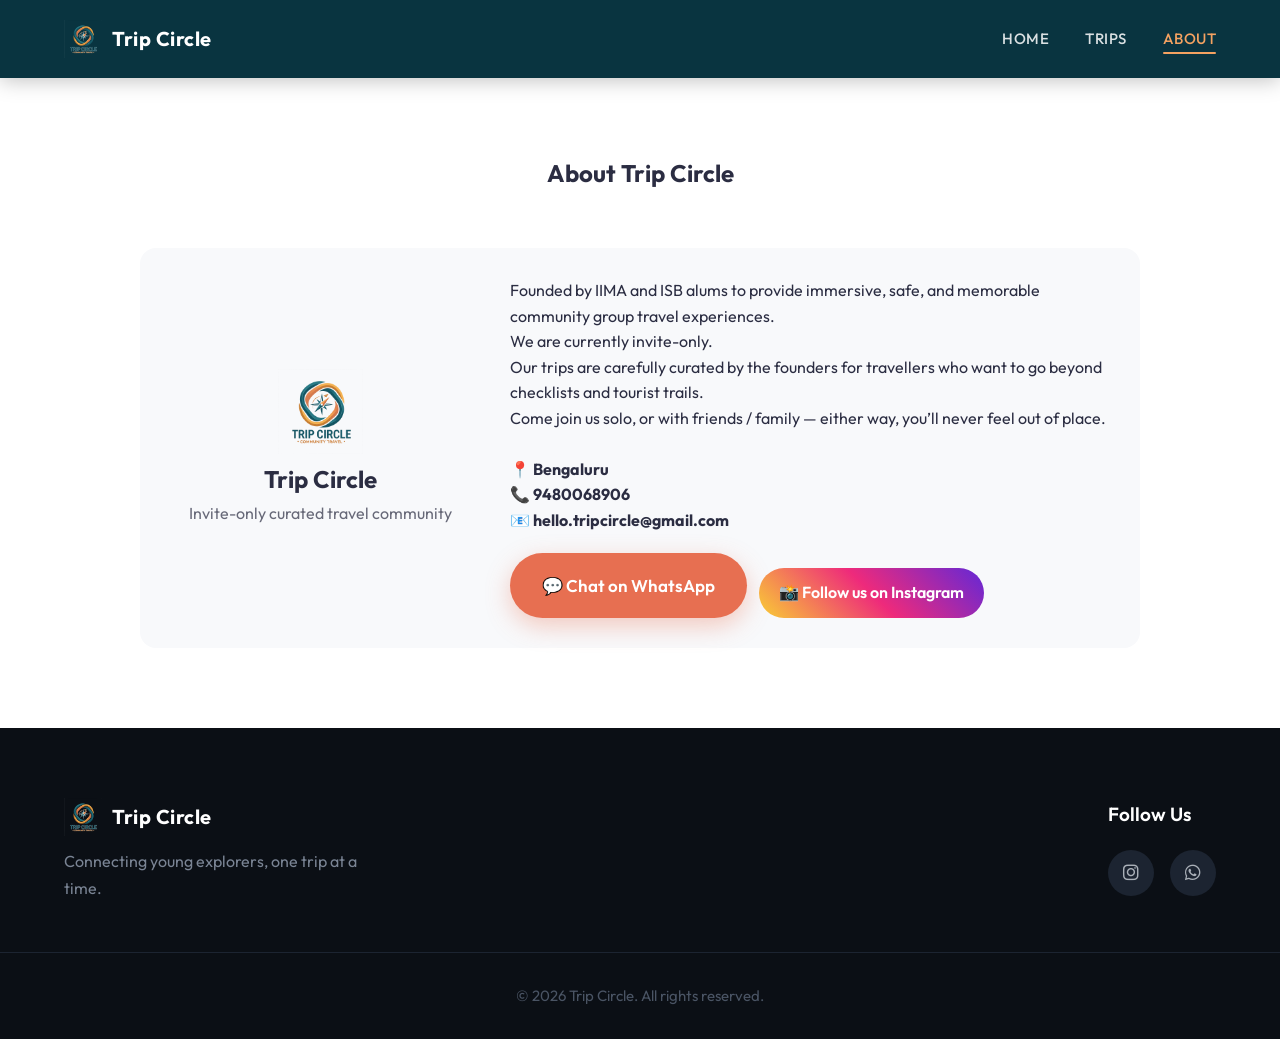
<file: about.html>
<!DOCTYPE html>
<html lang="en">

<head>
    <meta charset="UTF-8">
    <meta name="viewport" content="width=device-width, initial-scale=1.0">
    <title>About Trip Circle</title>
    <meta name="description" content="Learn about Trip Circle, an invite-only curated travel community.">
    <link rel="preconnect" href="https://fonts.googleapis.com">
    <link rel="preconnect" href="https://fonts.gstatic.com" crossorigin>
    <link href="https://fonts.googleapis.com/css2?family=Outfit:wght@300;400;500;600;700;800&display=swap" rel="stylesheet">
    <link rel="stylesheet" href="https://cdnjs.cloudflare.com/ajax/libs/font-awesome/6.4.0/css/all.min.css">
    <link rel="stylesheet" href="style.css">
</head>

<body>

    <!-- NAVIGATION -->
    <nav class="navbar-inner">
        <div class="nav-container">
            <a href="index.html" class="logo"><img src="images/logo.png" alt="Trip Circle Logo">
  <span class="logo-text">Trip Circle</span></a>
            <div class="menu-toggle">☰</div>
            <div class="menu-overlay"></div>
            <ul class="nav-links">
                <li><a href="index.html">Home</a></li>
                <li><a href="trips.html">Trips</a></li>
                <li><a href="about.html" class="active">About</a></li>
            </ul>
        </div>
    </nav>

    <section class="about" style="padding:80px 20px;">
        <div class="container">
            <h1 class="section-title">About Trip Circle</h1>

            <div class="about-container">

                <!-- LEFT SIDE -->
                <div class="about-left">
                    <img src="images/logo.png" alt="Trip Circle">
                    <h2>Trip Circle</h2>
                    <p>Invite-only curated travel community</p>
                </div>

                <!-- RIGHT SIDE -->
                <div class="about-right">

                    <p>
                        Founded by IIMA and ISB alums to provide immersive, safe, and memorable community group travel experiences.
                    </p>

                    <p>
                        We are currently invite-only.
                    </p>

                    <p>
                        Our trips are carefully curated by the founders for travellers who want to go beyond checklists and tourist trails.
                    </p>

                    <p>
                        Come join us solo, or with friends / family — either way, you’ll never feel out of place.
                    </p>

                    <div style="margin-top:25px;">
                        <strong>📍 Bengaluru</strong><br>
                        <strong>📞 9480068906</strong><br>
                        <strong>📧 hello.tripcircle@gmail.com</strong>
                    </div>

                    <div style="margin-top:20px; display:flex; gap:12px; flex-wrap:wrap;">
                        <a href="https://wa.me/919480068906" class="btn btn-primary" target="_blank" rel="noopener noreferrer">💬 Chat on WhatsApp</a>
                        <a href="https://www.instagram.com/trip.circle?igsh=MXNuM3I5YWVoNGF1Mg==" target="_blank" rel="noopener noreferrer" class="insta-btn">📸 Follow us on Instagram</a>
                    </div>

                </div>

            </div>
        </div>
    </section>

    <!-- FOOTER -->
    <footer class="footer">
        <div class="container footer-content">
            <div class="brand">
                <div class="logo"><img src="images/logo.png" alt="Trip Circle Logo">
  <span class="logo-text">Trip Circle</span></div>
                <p>Connecting young explorers, one trip at a time.</p>
            </div>
            <div class="links">
                <p>Follow Us</p>
                <div class="socials">
                    <a href="https://www.instagram.com/trip.circle?igsh=MXNuM3I5YWVoNGF1Mg==" target="_blank" rel="noopener noreferrer"><i class="fab fa-instagram"></i></a>
                    <a href="https://whatsapp.com/channel/0029VbBq3bUJkK7CwxouRG3i" target="_blank" rel="noopener noreferrer"><i class="fab fa-whatsapp"></i></a>
                </div>
            </div>
        </div>
        <div class="copyright">&copy; 2026 Trip Circle. All rights reserved.</div>
    </footer>

    <script>
        function applyDynamicWhatsAppLinks() {
            const baseWhatsAppUrl = "https://wa.me/919480068906";
            const defaultTripName = (document.querySelector(".page-hero h1, .hero h1, h1")?.textContent || document.title || "Trip")
                .replace(/\s*-\s*Trip Circle\s*$/i, "")
                .trim();

            document.querySelectorAll("a[href*=\"wa.me/919480068906\"]").forEach(link => {
                let tripName = defaultTripName;
                const tripCard = link.closest(".trip-card, .trip-item, .destination-card, .card");
                const heading = tripCard ? tripCard.querySelector("h2, h3, h4") : null;
                if (heading && heading.textContent.trim()) {
                    tripName = heading.textContent.trim();
                }

                const message = "Hi Trip Circle, I'm interested in " + tripName + ". Please share details.";
                link.href = baseWhatsAppUrl + "?text=" + encodeURIComponent(message);
            });
        }

        document.addEventListener('DOMContentLoaded', () => {
            applyDynamicWhatsAppLinks();
            const observer = new IntersectionObserver((entries, obs) => {
                entries.forEach(entry => {
                    if (entry.isIntersecting) {
                        entry.target.classList.add('visible');
                        obs.unobserve(entry.target);
                    }
                });
            }, { threshold: 0.12 });
            document.querySelectorAll('.fade-up').forEach(el => observer.observe(el));
        });

        const menu = document.querySelector(".nav-links");
        const overlay = document.querySelector(".menu-overlay");
        const menuToggle = document.querySelector(".menu-toggle");

        if (menuToggle && menu && overlay) {
            menuToggle.onclick = () => {
                menu.classList.toggle("active");
                overlay.classList.toggle("active");
            };

            overlay.onclick = () => {
                menu.classList.remove("active");
                overlay.classList.remove("active");
            };

            document.querySelectorAll(".nav-links a").forEach(link => {
                link.addEventListener("click", () => {
                    menu.classList.remove("active");
                    overlay.classList.remove("active");
                });
            });
        }
    </script>
</body>

</html>
</file>
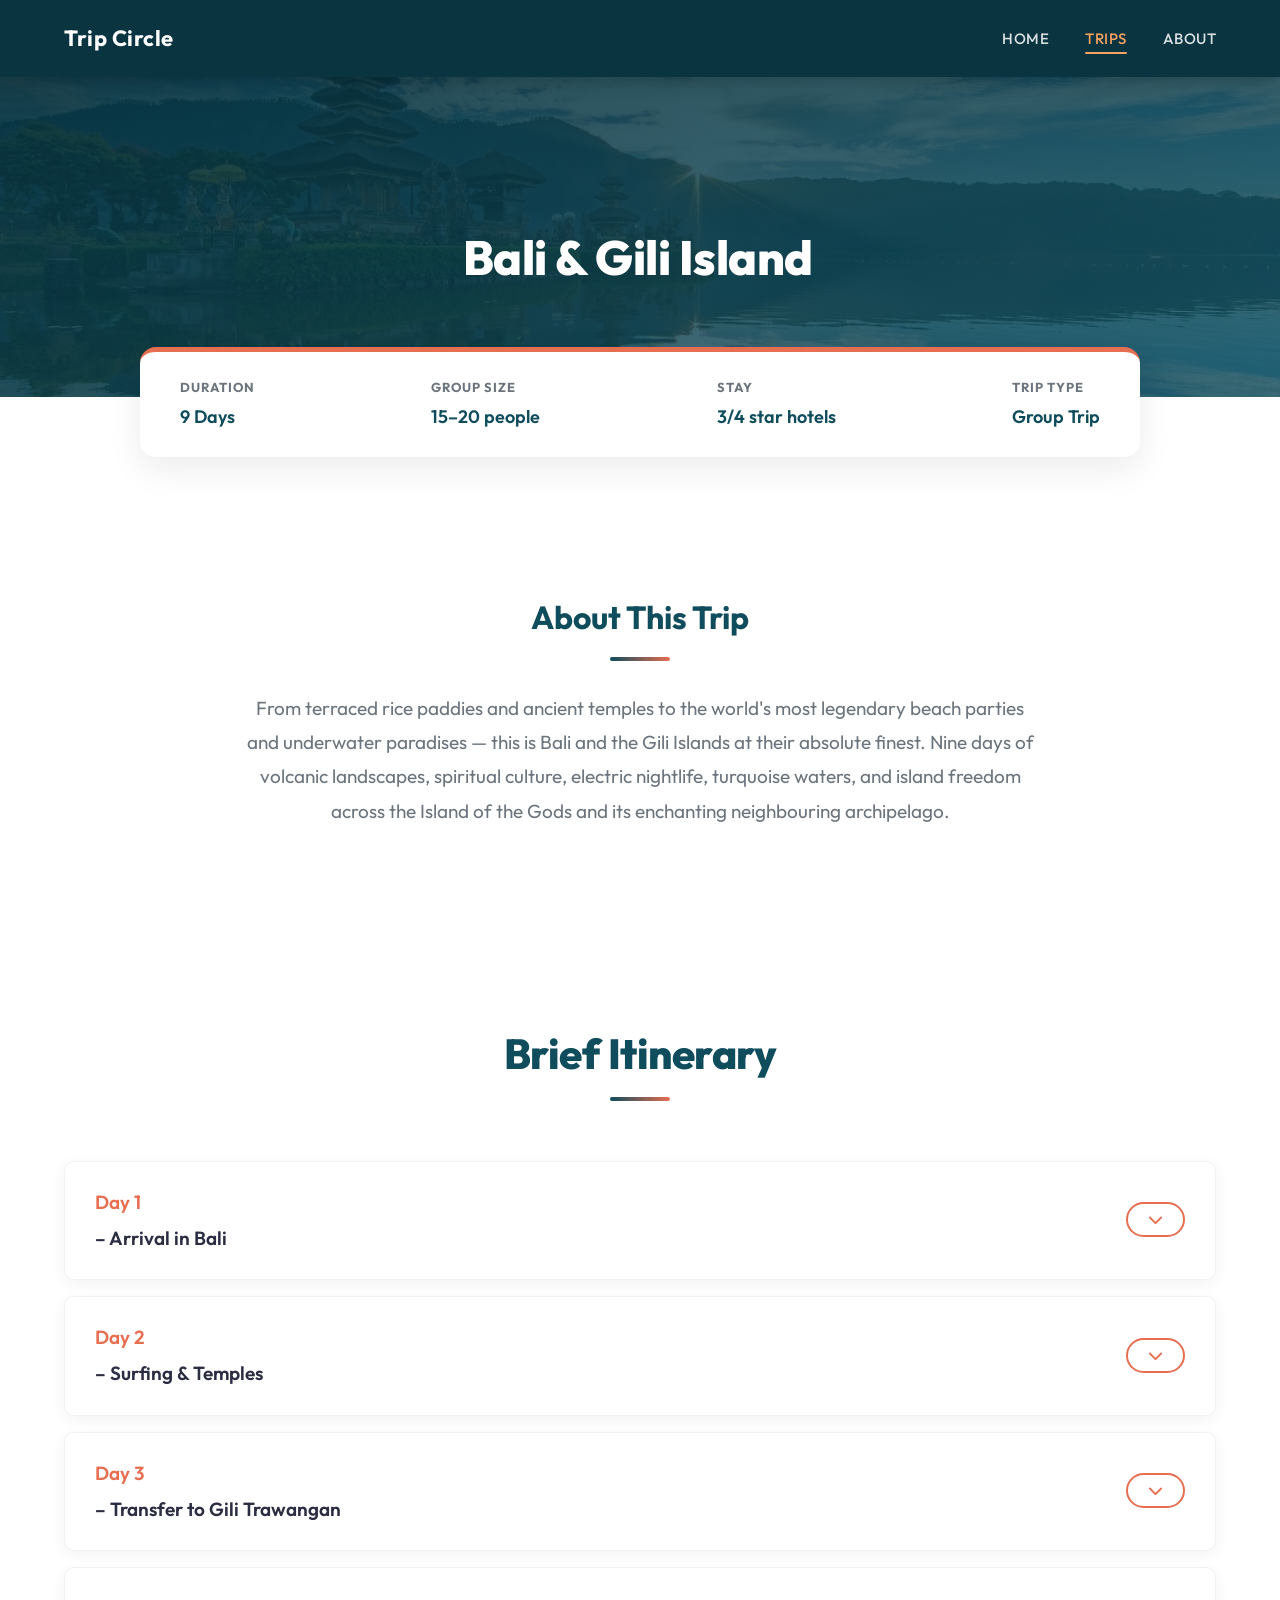
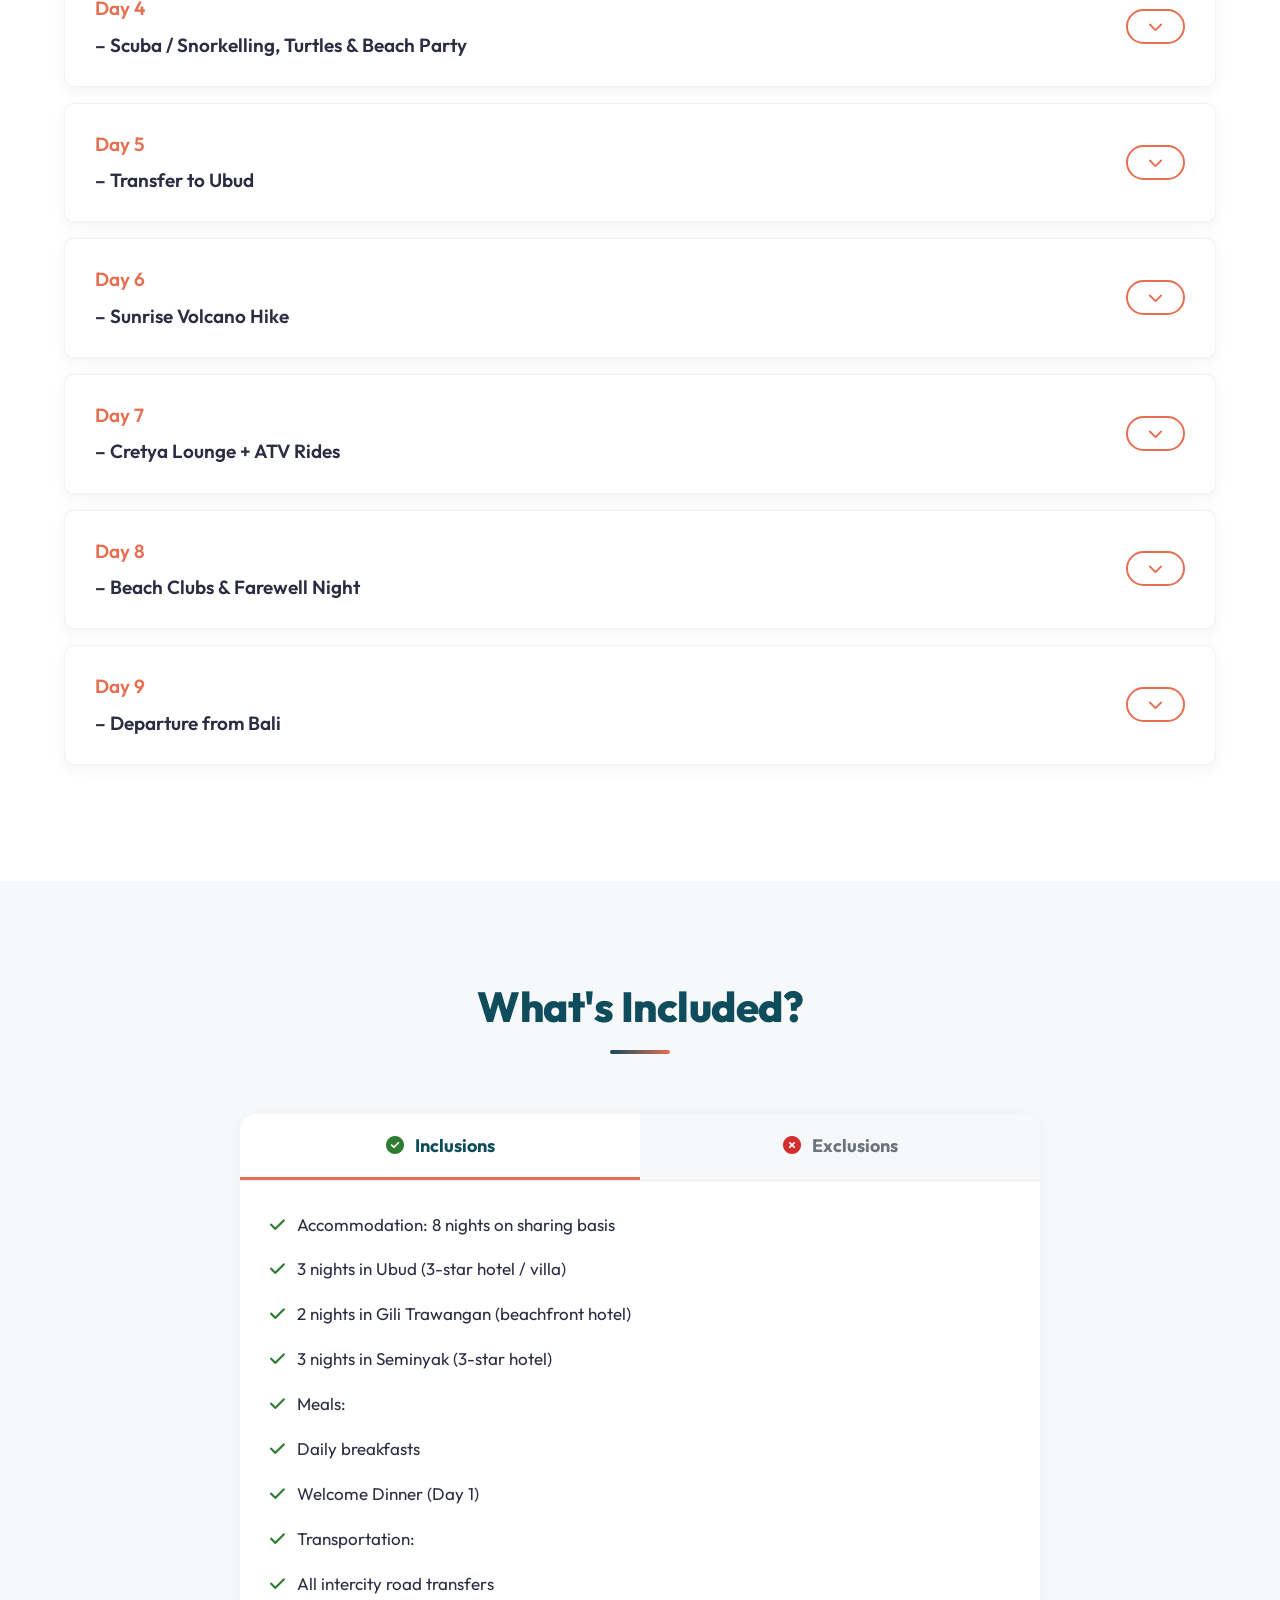
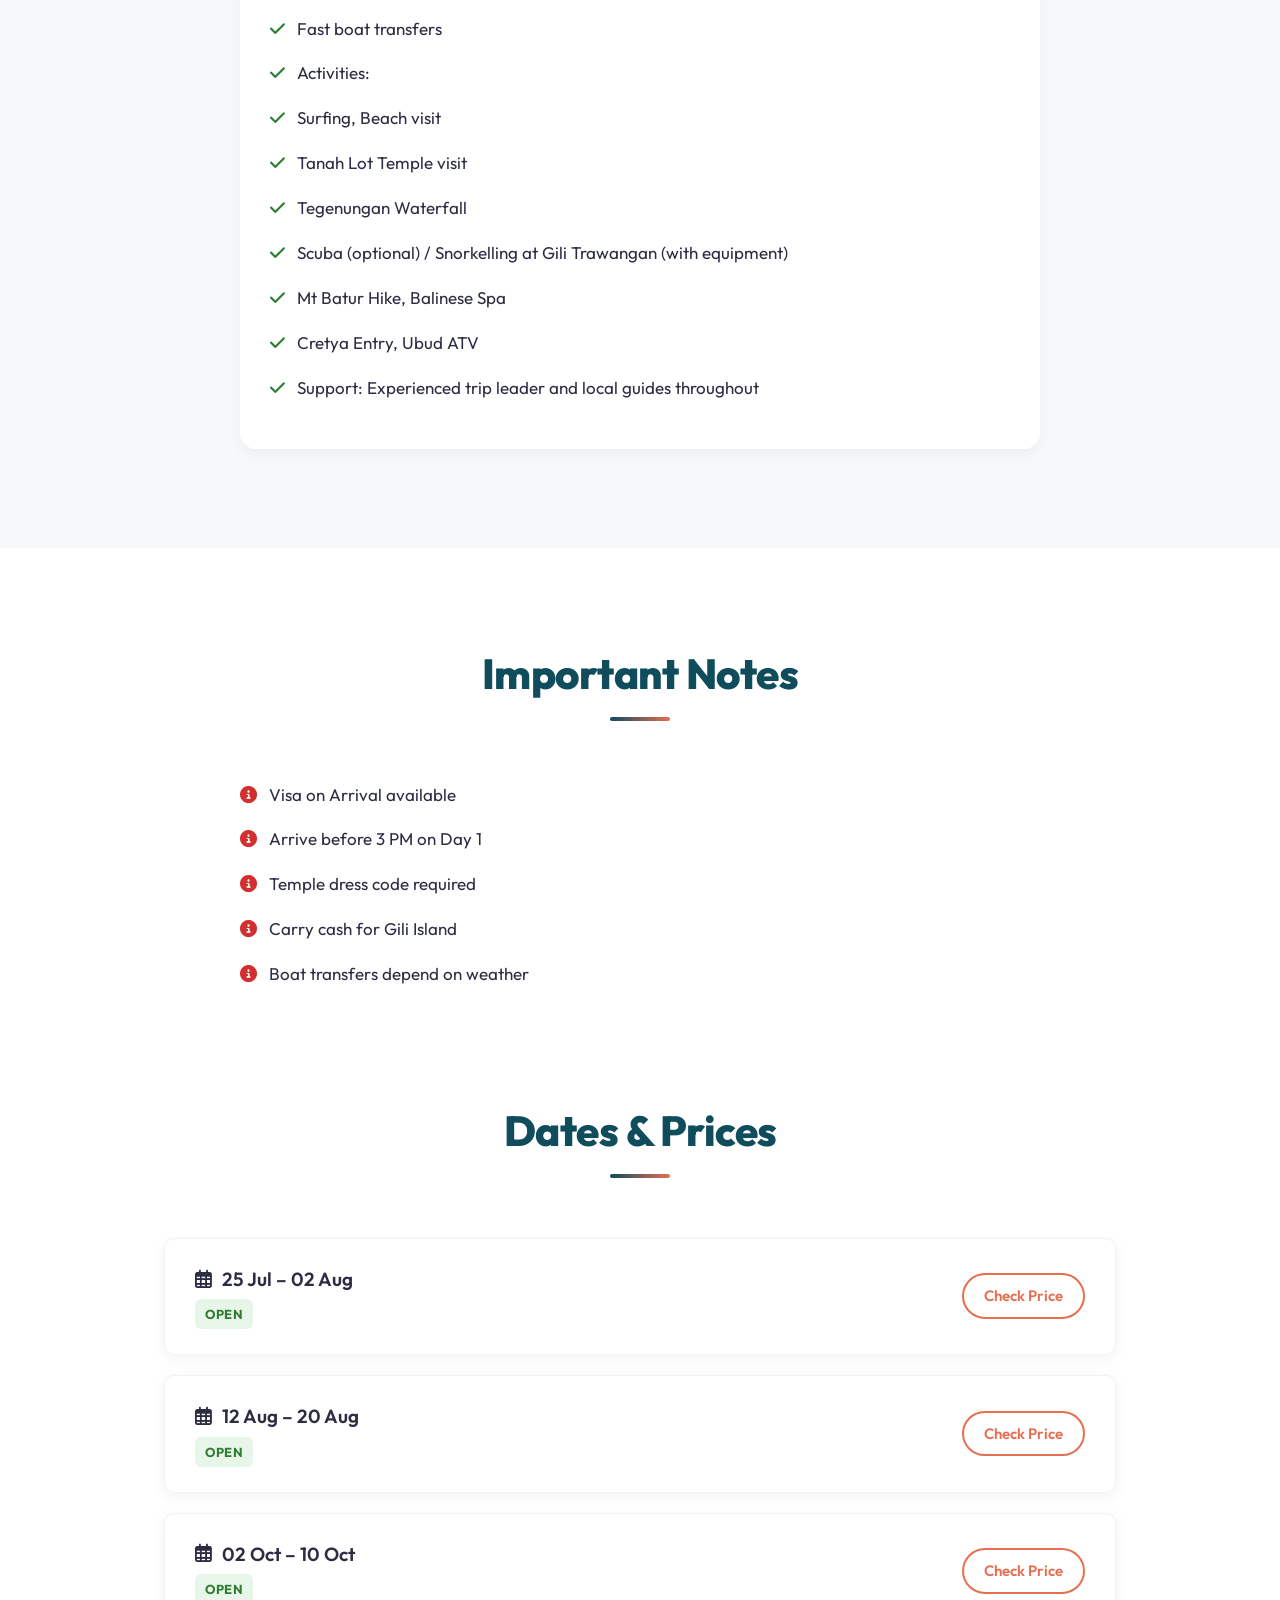
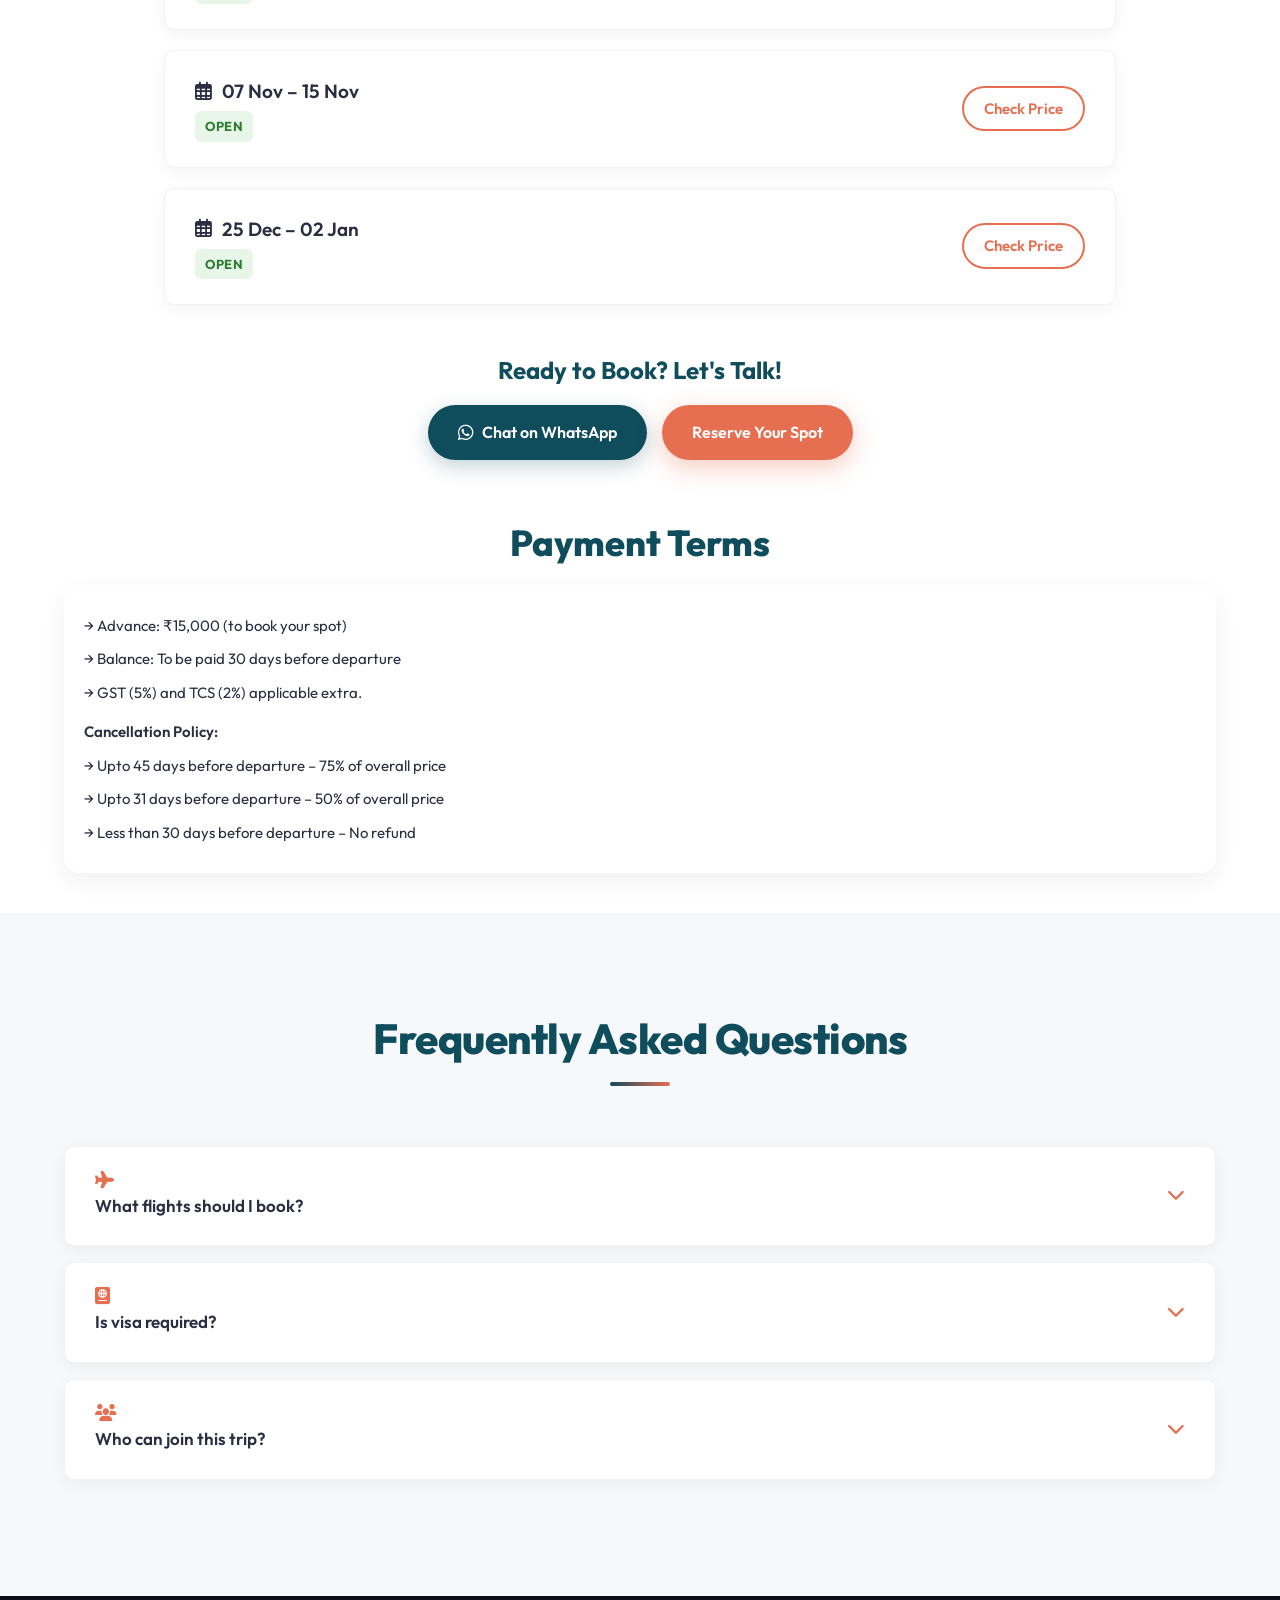
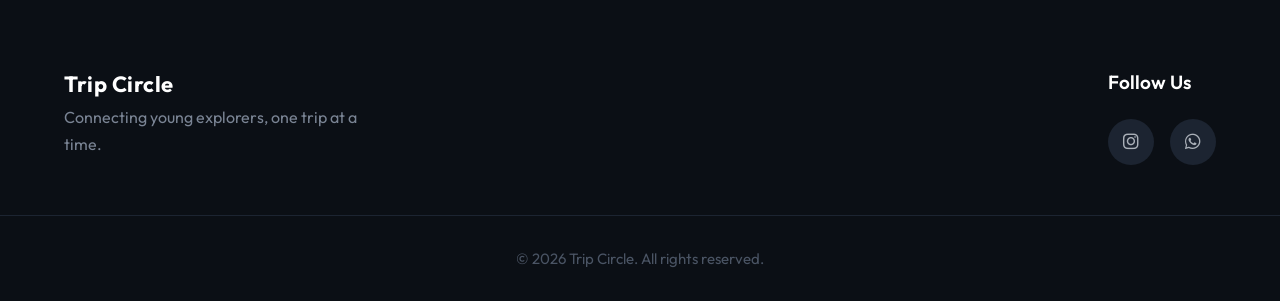
<file: bali.html>
<!DOCTYPE html>
<html lang="en">

<head>
    <meta charset="UTF-8">
    <meta name="viewport" content="width=device-width, initial-scale=1.0">
    <title>Bali & Gili Island - Trip Circle</title>
    <meta name="description" content="Bali & Gili Island: 9 Days across Seminyak, Gili Trawangan, and Ubud.">
    <link rel="preconnect" href="https://fonts.googleapis.com">
    <link rel="preconnect" href="https://fonts.gstatic.com" crossorigin>
    <link href="https://fonts.googleapis.com/css2?family=Outfit:wght@300;400;500;600;700;800&display=swap" rel="stylesheet">
    <link rel="stylesheet" href="https://cdnjs.cloudflare.com/ajax/libs/font-awesome/6.4.0/css/all.min.css">
    <link rel="stylesheet" href="style.css">
</head>

<body class="has-sticky-cta">

    <!-- NAVIGATION -->
    <nav class="navbar-inner">
        <div class="nav-container">
            <a href="index.html" class="logo-text-only" style="text-decoration: none;">Trip Circle</a>
            <div class="menu-toggle">☰</div>
            <div class="menu-overlay"></div>
            <ul class="nav-links">
                <li><a href="index.html">Home</a></li>
                <li><a href="trips.html" class="active">Trips</a></li>
                <li><a href="about.html">About</a></li>
            </ul>
        </div>
    </nav>

    <!-- PAGE HERO -->
    <div class="page-hero" style="background-image: url('images/bali.jpg');">
        <div class="page-hero-overlay"></div>
        <h1>Bali & Gili Island</h1>
        <p style="color: white; position: relative; z-index: 2; font-size: 20px; font-weight: 500; margin-top: 10px; letter-spacing: 0.5px;">&nbsp;</p>
    </div>

    <!-- QUICK INFO BAR -->
    <div class="quick-info-bar fade-up-load">
        <div class="quick-info-item">
            <span class="label">Duration</span>
            <span class="value">9 Days</span>
        </div>
        <div class="quick-info-item">
            <span class="label">Group Size</span>
            <span class="value">15–20 people</span>
        </div>
        <div class="quick-info-item">
            <span class="label">Stay</span>
            <span class="value">3/4 star hotels</span>
        </div>
        <div class="quick-info-item">
            <span class="label">Trip Type</span>
            <span class="value">Group Trip</span>
        </div>
    </div>

    <!-- ABOUT THIS TRIP -->
    <section class="section" style="padding-top: 80px;">
        <div class="container text-center fade-up">
            <h2 style="font-size: 32px; color: var(--primary); margin-bottom: 20px;">About This Trip</h2>
            <div class="title-underline" style="margin: 0 auto 30px;"></div>
            <p style="font-size: 19px; color: var(--text-muted); max-width: 800px; margin: 0 auto; line-height: 1.8;">
                From terraced rice paddies and ancient temples to the world's most legendary beach parties and underwater paradises — this is Bali and the Gili Islands at their absolute finest. Nine days of volcanic landscapes, spiritual culture, electric nightlife, turquoise waters, and island freedom across the Island of the Gods and its enchanting neighbouring archipelago.
            </p>
        </div>
    </section>

    <!-- BRIEF ITINERARY (ACCORDION) -->
    <section class="section">
        <div class="container fade-up">
            <div class="section-title">
                <h2>Brief Itinerary</h2>
                <div class="title-underline"></div>
            </div>
            
            <div class="dates-pricing-wrapper">
                <!-- Day 1 -->
                <div class="accordion-item">
                    <div class="accordion-header" onclick="toggleAccordion(this)">
                        <div class="accordion-date"><span style="color: var(--secondary); margin-right: 8px;">Day 1</span> – Arrival in Bali</div>
                        <div class="accordion-btn"><i class="fas fa-chevron-down"></i></div>
                    </div>
                    <div class="accordion-body">
                        <div class="accordion-content">Touch down in Bali and transfer to your hotel in Seminyak. Freshen up and head to the Double Six beach for the sunset and we then have the Welcome Dinner with the group.</div>
                    </div>
                </div>

                <!-- Day 2 -->
                <div class="accordion-item">
                    <div class="accordion-header" onclick="toggleAccordion(this)">
                        <div class="accordion-date"><span style="color: var(--secondary); margin-right: 8px;">Day 2</span> – Surfing & Temples</div>
                        <div class="accordion-btn"><i class="fas fa-chevron-down"></i></div>
                    </div>
                    <div class="accordion-body">
                        <div class="accordion-content">Begin the morning with some surfing lessons at Kuta Beach. We then head to Tanah Lot / Uluwatu temple for those Insta worthy photos! In the evening, we will head out to one of the best clubs and party for learning surfing the waves!</div>
                    </div>
                </div>

                <!-- Day 3 -->
                <div class="accordion-item">
                    <div class="accordion-header" onclick="toggleAccordion(this)">
                        <div class="accordion-date"><span style="color: var(--secondary); margin-right: 8px;">Day 3</span> – Transfer to Gili Trawangan</div>
                        <div class="accordion-btn"><i class="fas fa-chevron-down"></i></div>
                    </div>
                    <div class="accordion-body">
                        <div class="accordion-content">We take a fast boat crossing to Gili Trawangan - no motorised vehicles exist on the island! Gili T's famous beachfront strip comes alive at night - Did I hear Tequila Sunrise?</div>
                    </div>
                </div>

                <!-- Day 4 -->
                <div class="accordion-item">
                    <div class="accordion-header" onclick="toggleAccordion(this)">
                        <div class="accordion-date"><span style="color: var(--secondary); margin-right: 8px;">Day 4</span> – Scuba / Snorkelling, Turtles & Beach Party</div>
                        <div class="accordion-btn"><i class="fas fa-chevron-down"></i></div>
                    </div>
                    <div class="accordion-body">
                        <div class="accordion-content">Wake to the sound of waves and begin the day with a scuba dive or snorkelling expedition in the crystal-clear waters surrounding the island. Rent a bicycle and circumnavigate the entire island - you can cover it in an hour! Put on some neon because we celebrate the first dive with the legendary Gili T beach party!</div>
                    </div>
                </div>

                <!-- Day 5 -->
                <div class="accordion-item">
                    <div class="accordion-header" onclick="toggleAccordion(this)">
                        <div class="accordion-date"><span style="color: var(--secondary); margin-right: 8px;">Day 5</span> – Transfer to Ubud</div>
                        <div class="accordion-btn"><i class="fas fa-chevron-down"></i></div>
                    </div>
                    <div class="accordion-body">
                        <div class="accordion-content">Transfer into the cultural heartland of Bali — Ubud by speedboat and a short journey through the charming rice terraces of Bali. Explore Ubud's charming art galleries, watch kecak show or just chill in the pool with the group - maybe sleep early today (pro-tip)</div>
                    </div>
                </div>

                <!-- Day 6 -->
                <div class="accordion-item">
                    <div class="accordion-header" onclick="toggleAccordion(this)">
                        <div class="accordion-date"><span style="color: var(--secondary); margin-right: 8px;">Day 6</span> – Sunrise Volcano Hike</div>
                        <div class="accordion-btn"><i class="fas fa-chevron-down"></i></div>
                    </div>
                    <div class="accordion-body">
                        <div class="accordion-content">Wake before dawn for a guided hike up Mount Batur. After the hike, unwind with a Balinese massage and we head out for an epic night out!</div>
                    </div>
                </div>

                <!-- Day 7 -->
                <div class="accordion-item">
                    <div class="accordion-header" onclick="toggleAccordion(this)">
                        <div class="accordion-date"><span style="color: var(--secondary); margin-right: 8px;">Day 7</span> – Cretya Lounge + ATV Rides</div>
                        <div class="accordion-btn"><i class="fas fa-chevron-down"></i></div>
                    </div>
                    <div class="accordion-body">
                        <div class="accordion-content">Visit Cretya lounge, overlooking Bali’s rice terraces. Later, enjoy a thrilling ATV ride through jungle trails, caves, and muddy tracks.</div>
                    </div>
                </div>

                <!-- Day 8 -->
                <div class="accordion-item">
                    <div class="accordion-header" onclick="toggleAccordion(this)">
                        <div class="accordion-date"><span style="color: var(--secondary); margin-right: 8px;">Day 8</span> – Beach Clubs & Farewell Night</div>
                        <div class="accordion-btn"><i class="fas fa-chevron-down"></i></div>
                    </div>
                    <div class="accordion-body">
                        <div class="accordion-content">Farewell to Ubud and make your way to Seminyak! Opt for a Nusa Penida day trip or relax before heading to Finns Beach Club for an unforgettable last night with squad!</div>
                    </div>
                </div>

                <!-- Day 9 -->
                <div class="accordion-item">
                    <div class="accordion-header" onclick="toggleAccordion(this)">
                        <div class="accordion-date"><span style="color: var(--secondary); margin-right: 8px;">Day 9</span> – Departure from Bali</div>
                        <div class="accordion-btn"><i class="fas fa-chevron-down"></i></div>
                    </div>
                    <div class="accordion-body">
                        <div class="accordion-content">Depart with sand still in your shoes, a camera full of memories, and the quiet certainty that Bali will call you back.</div>
                    </div>
                </div>
            </div>
        </div>
    </section>

    <!-- INCLUSIONS & EXCLUSIONS -->
    <section class="section bg-light">
        <div class="container fade-up">
            <div class="section-title">
                <h2>What's Included?</h2>
                <div class="title-underline"></div>
            </div>
            
            <div class="tabs-container">
                <div class="tab-header">
                    <button class="tab-btn active" onclick="openTab(event, 'inclusions')"><i class="fas fa-check-circle" style="color: #2e7d32; margin-right: 8px;"></i> Inclusions</button>
                    <button class="tab-btn" onclick="openTab(event, 'exclusions')"><i class="fas fa-times-circle" style="color: #d32f2f; margin-right: 8px;"></i> Exclusions</button>
                </div>
                
                <!-- Tab: Inclusions -->
                <div id="inclusions" class="tabcontent active">
                    <ul class="tab-list inc">
                        <li><i class="fas fa-check"></i> Accommodation: 8 nights on sharing basis</li>
                        <li><i class="fas fa-check"></i> 3 nights in Ubud (3-star hotel / villa)</li>
                        <li><i class="fas fa-check"></i> 2 nights in Gili Trawangan (beachfront hotel)</li>
                        <li><i class="fas fa-check"></i> 3 nights in Seminyak (3-star hotel)</li>
                        <li><i class="fas fa-check"></i> Meals:</li>
                        <li><i class="fas fa-check"></i> Daily breakfasts</li>
                        <li><i class="fas fa-check"></i> Welcome Dinner (Day 1)</li>
                        <li><i class="fas fa-check"></i> Transportation:</li>
                        <li><i class="fas fa-check"></i> All intercity road transfers</li>
                        <li><i class="fas fa-check"></i> Fast boat transfers</li>
                        <li><i class="fas fa-check"></i> Activities:</li>
                        <li><i class="fas fa-check"></i> Surfing, Beach visit</li>
                        <li><i class="fas fa-check"></i> Tanah Lot Temple visit</li>
                        <li><i class="fas fa-check"></i> Tegenungan Waterfall</li>
                        <li><i class="fas fa-check"></i> Scuba (optional) / Snorkelling at Gili Trawangan (with equipment)</li>
                        <li><i class="fas fa-check"></i> Mt Batur Hike, Balinese Spa</li>
                        <li><i class="fas fa-check"></i> Cretya Entry, Ubud ATV</li>
                        <li><i class="fas fa-check"></i> Support: Experienced trip leader and local guides throughout</li>
                    </ul>
                </div>
                
                <!-- Tab: Exclusions -->
                <div id="exclusions" class="tabcontent">
                    <ul class="tab-list exc">
                        <li><i class="fas fa-times"></i> International flights (into and out of Bali / Ngurah Rai Airport)</li>
                        <li><i class="fas fa-times"></i> Indonesia visa & travel insurance</li>
                        <li><i class="fas fa-times"></i> GST (5%) and TCS (2%) applicable extra</li>
                        <li><i class="fas fa-times"></i> Meals and beverages not specified in the itinerary</li>
                        <li><i class="fas fa-times"></i> Personal expenses: tips, laundry, shopping, phone bills</li>
                    </ul>
                </div>
            </div>
        </div>
    </section>


    <!-- IMPORTANT NOTES -->
    <section class="section">
        <div class="container fade-up">
            <div class="section-title">
                <h2>Important Notes</h2>
                <div class="title-underline"></div>
            </div>
            <div style="max-width: 800px; margin: 0 auto;">
                <ul class="tab-list exc">
                        <li><i class="fas fa-info-circle"></i> Visa on Arrival available</li>
                        <li><i class="fas fa-info-circle"></i> Arrive before 3 PM on Day 1</li>
                        <li><i class="fas fa-info-circle"></i> Temple dress code required</li>
                        <li><i class="fas fa-info-circle"></i> Carry cash for Gili Island</li>
                        <li><i class="fas fa-info-circle"></i> Boat transfers depend on weather</li>
                    </ul>
            </div>
        </div>
    </section>

    <!-- DATES & PRICES ACCORDION -->
    <section class="dates-prices">
        <div class="container">
            <div class="section-title fade-up">
                <h2>Dates & Prices</h2>
                <div class="title-underline"></div>
            </div>
            
            <div class="dates-pricing-wrapper fade-up">
                
                <!-- Departure 1 -->
                <div class="accordion-item">
                    <div class="accordion-header" onclick="toggleAccordion(this)">
                        <div>
                            <div class="accordion-date"><i class="far fa-calendar-alt"></i> 25 Jul – 02 Aug</div>
                            <div class="accordion-status">Open</div>
                        </div>
                        <div class="accordion-btn">Check Price</div>
                    </div>
                    <div class="accordion-body">
                        <div class="accordion-content">
                            <div class="pricing-table-wrapper">
                                <table class="pricing-table">
                                    <thead>
                                        <tr>
                                            <th>Book Before</th>
                                            <th>Price (pp)</th>
                                        </tr>
                                    </thead>
                                    <tbody>
                                        <tr><td>26 May</td><td>₹57,000</td></tr>
                                        <tr><td>10 Jun</td><td>₹60,000</td></tr>
                                        <tr><td>25 Jun</td><td>₹63,000</td></tr>
                                    </tbody>
                                </table>
                            </div>
                            <div>GST (5%) and TCS (2%) applicable extra</div>
                        </div>
                        <div style="display: flex; gap: 15px; margin-top: 24px; flex-wrap: wrap;">
                            <a href="https://wa.me/919480068906" class="btn btn-secondary" style="flex: 1; min-width: 200px; justify-content: center;" target="_blank"><i class="fab fa-whatsapp"></i> Enquire on WhatsApp</a>
                            <a href="https://forms.gle/ajJf6RtngLu6pWBg6" class="btn btn-primary" style="flex: 1; min-width: 200px; justify-content: center;" target="_blank">Reserve Your Spot</a>
                        </div>
                    </div>
                </div>

                <!-- Departure 2 -->
                <div class="accordion-item">
                    <div class="accordion-header" onclick="toggleAccordion(this)">
                        <div>
                            <div class="accordion-date"><i class="far fa-calendar-alt"></i> 12 Aug – 20 Aug</div>
                            <div class="accordion-status">Open</div>
                        </div>
                        <div class="accordion-btn">Check Price</div>
                    </div>
                    <div class="accordion-body">
                        <div class="accordion-content">
                            <div class="pricing-table-wrapper">
                                <table class="pricing-table">
                                    <thead>
                                        <tr>
                                            <th>Book Before</th>
                                            <th>Price (pp)</th>
                                        </tr>
                                    </thead>
                                    <tbody>
                                        <tr><td>13 Jun</td><td>₹57,000</td></tr>
                                        <tr><td>28 Jun</td><td>₹60,000</td></tr>
                                        <tr><td>13 Jul</td><td>₹63,000</td></tr>
                                    </tbody>
                                </table>
                            </div>
                            <div>GST (5%) and TCS (2%) applicable extra</div>
                        </div>
                        <div style="display: flex; gap: 15px; margin-top: 24px; flex-wrap: wrap;">
                            <a href="https://wa.me/919480068906" class="btn btn-secondary" style="flex: 1; min-width: 200px; justify-content: center;" target="_blank"><i class="fab fa-whatsapp"></i> Enquire on WhatsApp</a>
                            <a href="https://forms.gle/ajJf6RtngLu6pWBg6" class="btn btn-primary" style="flex: 1; min-width: 200px; justify-content: center;" target="_blank">Reserve Your Spot</a>
                        </div>
                    </div>
                </div>

                <!-- Departure 3 -->
                <div class="accordion-item">
                    <div class="accordion-header" onclick="toggleAccordion(this)">
                        <div>
                            <div class="accordion-date"><i class="far fa-calendar-alt"></i> 02 Oct – 10 Oct</div>
                            <div class="accordion-status">Open</div>
                        </div>
                        <div class="accordion-btn">Check Price</div>
                    </div>
                    <div class="accordion-body">
                        <div class="accordion-content">
                            <div class="pricing-table-wrapper">
                                <table class="pricing-table">
                                    <thead>
                                        <tr>
                                            <th>Book Before</th>
                                            <th>Price (pp)</th>
                                        </tr>
                                    </thead>
                                    <tbody>
                                        <tr><td>3 Aug</td><td>₹65,000</td></tr>
                                        <tr><td>18 Aug</td><td>₹67,000</td></tr>
                                        <tr><td>2 Sep</td><td>₹69,000</td></tr>
                                    </tbody>
                                </table>
                            </div>
                            <div>GST (5%) and TCS (2%) applicable extra</div>
                        </div>
                        <div style="display: flex; gap: 15px; margin-top: 24px; flex-wrap: wrap;">
                            <a href="https://wa.me/919480068906" class="btn btn-secondary" style="flex: 1; min-width: 200px; justify-content: center;" target="_blank"><i class="fab fa-whatsapp"></i> Enquire on WhatsApp</a>
                            <a href="https://forms.gle/ajJf6RtngLu6pWBg6" class="btn btn-primary" style="flex: 1; min-width: 200px; justify-content: center;" target="_blank">Reserve Your Spot</a>
                        </div>
                    </div>
                </div>

                <!-- Departure 4 -->
                <div class="accordion-item">
                    <div class="accordion-header" onclick="toggleAccordion(this)">
                        <div>
                            <div class="accordion-date"><i class="far fa-calendar-alt"></i> 07 Nov – 15 Nov</div>
                            <div class="accordion-status">Open</div>
                        </div>
                        <div class="accordion-btn">Check Price</div>
                    </div>
                    <div class="accordion-body">
                        <div class="accordion-content">
                            <div class="pricing-table-wrapper">
                                <table class="pricing-table">
                                    <thead>
                                        <tr>
                                            <th>Book Before</th>
                                            <th>Price (pp)</th>
                                        </tr>
                                    </thead>
                                    <tbody>
                                        <tr><td>8 Sep</td><td>₹57,000</td></tr>
                                        <tr><td>23 Sep</td><td>₹60,000</td></tr>
                                        <tr><td>8 Oct</td><td>₹63,000</td></tr>
                                    </tbody>
                                </table>
                            </div>
                            <div>GST (5%) and TCS (2%) applicable extra</div>
                        </div>
                        <div style="display: flex; gap: 15px; margin-top: 24px; flex-wrap: wrap;">
                            <a href="https://wa.me/919480068906" class="btn btn-secondary" style="flex: 1; min-width: 200px; justify-content: center;" target="_blank"><i class="fab fa-whatsapp"></i> Enquire on WhatsApp</a>
                            <a href="https://forms.gle/ajJf6RtngLu6pWBg6" class="btn btn-primary" style="flex: 1; min-width: 200px; justify-content: center;" target="_blank">Reserve Your Spot</a>
                        </div>
                    </div>
                </div>

                <!-- Departure 5 -->
                <div class="accordion-item">
                    <div class="accordion-header" onclick="toggleAccordion(this)">
                        <div>
                            <div class="accordion-date"><i class="far fa-calendar-alt"></i> 25 Dec – 02 Jan</div>
                            <div class="accordion-status">Open</div>
                        </div>
                        <div class="accordion-btn">Check Price</div>
                    </div>
                    <div class="accordion-body">
                        <div class="accordion-content">
                            <div class="pricing-table-wrapper">
                                <table class="pricing-table">
                                    <thead>
                                        <tr>
                                            <th>Book Before</th>
                                            <th>Price (pp)</th>
                                        </tr>
                                    </thead>
                                    <tbody>
                                        <tr><td>13 Oct</td><td>₹70,000</td></tr>
                                        <tr><td>28 Oct</td><td>₹74,000</td></tr>
                                        <tr><td>12 Nov</td><td>₹77,000</td></tr>
                                    </tbody>
                                </table>
                            </div>
                            <div>GST (5%) and TCS (2%) applicable extra</div>
                        </div>
                        <div style="display: flex; gap: 15px; margin-top: 24px; flex-wrap: wrap;">
                            <a href="https://wa.me/919480068906" class="btn btn-secondary" style="flex: 1; min-width: 200px; justify-content: center;" target="_blank"><i class="fab fa-whatsapp"></i> Enquire on WhatsApp</a>
                            <a href="https://forms.gle/ajJf6RtngLu6pWBg6" class="btn btn-primary" style="flex: 1; min-width: 200px; justify-content: center;" target="_blank">Reserve Your Spot</a>
                        </div>
                    </div>
                </div>

            </div>

            <!-- GLOBAL CTA -->
            <div class="text-center fade-up" style="margin-top: 50px;">
                <h3 style="font-size: 24px; color: var(--primary); margin-bottom: 20px;">Ready to Book? Let's Talk!</h3>
                <div style="display: flex; gap: 15px; justify-content: center; flex-wrap: wrap;">
                    <a href="https://wa.me/919480068906" class="btn btn-secondary pulse-anim" style="padding: 14px 30px; font-size: 16px; border-radius: 50px; display: inline-flex; align-items: center; gap: 8px;" target="_blank"><i class="fab fa-whatsapp"></i> Chat on WhatsApp</a>
                    <a href="https://forms.gle/ajJf6RtngLu6pWBg6" class="btn btn-primary" style="padding: 14px 30px; font-size: 16px; border-radius: 50px;" target="_blank">Reserve Your Spot</a>
                </div>
            </div>
        </div>
    </section>

    <section class="payment-terms-section">
        <div class="container">
            <h2>Payment Terms</h2>
            <div class="payment-box">
                <!-- PAYMENT_TERMS_DYNAMIC -->
            </div>
        </div>
    </section>

    <!-- FAQ SECTION -->
    <section class="section bg-light">
        <div class="container fade-up">
            <div class="section-title">
                <h2>Frequently Asked Questions</h2>
                <div class="title-underline"></div>
            </div>
            <div class="dates-pricing-wrapper">
                
                

                <div class="accordion-item">
                    <div class="accordion-header" onclick="toggleAccordion(this)">
                        <div class="accordion-date" style="font-size: 17px; font-weight: 600;"><i class="fas fa-plane" style="color: var(--secondary);"></i> What flights should I book?</div>
                        <div class="accordion-btn" style="border: none; padding: 0;"><i class="fas fa-chevron-down" style="font-size: 18px;"></i></div>
                    </div>
                    <div class="accordion-body">
                        <div class="accordion-content">Book your flights to Bali (Denpasar) and outbound from Bali. Our team will guide you on the flight timings.</div>
                    </div>
                </div>

                <div class="accordion-item">
                    <div class="accordion-header" onclick="toggleAccordion(this)">
                        <div class="accordion-date" style="font-size: 17px; font-weight: 600;"><i class="fas fa-passport" style="color: var(--secondary);"></i> Is visa required?</div>
                        <div class="accordion-btn" style="border: none; padding: 0;"><i class="fas fa-chevron-down" style="font-size: 18px;"></i></div>
                    </div>
                    <div class="accordion-body">
                        <div class="accordion-content">Indian passport holders get visa on arrival in Bali. Our team will guide you through the process.</div>
                    </div>
                </div>

                <div class="accordion-item">
                    <div class="accordion-header" onclick="toggleAccordion(this)">
                        <div class="accordion-date" style="font-size: 17px; font-weight: 600;"><i class="fas fa-users" style="color: var(--secondary);"></i> Who can join this trip?</div>
                        <div class="accordion-btn" style="border: none; padding: 0;"><i class="fas fa-chevron-down" style="font-size: 18px;"></i></div>
                    </div>
                    <div class="accordion-body">
                        <div class="accordion-content">Join solo, with a partner, friends, or family — either way you’ll have a great experience.</div>
                    </div>
                </div>

            </div>
        </div>
    </section>

    <!-- FOOTER -->
    <footer class="footer">
        <div class="container footer-content">
            <div class="brand">
                <div class="logo-text-only">Trip Circle</div>
                <p>Connecting young explorers, one trip at a time.</p>
            </div>
            <div class="links">
                <p>Follow Us</p>
                <div class="socials">
                    <a href="https://www.instagram.com/trip.circle?igsh=MXNuM3I5YWVoNGF1Mg==" target="_blank" rel="noopener noreferrer"><i class="fab fa-instagram"></i></a>
                    <a href="https://whatsapp.com/channel/0029VbBq3bUJkK7CwxouRG3i" target="_blank" rel="noopener noreferrer"><i class="fab fa-whatsapp"></i></a>
                </div>
            </div>
        </div>
        <div class="copyright">&copy; 2026 Trip Circle. All rights reserved.</div>
    </footer>

    <!-- STICKY MOBILE CTA -->
    <div class="sticky-mobile-cta">
        <div style="display: flex; gap: 10px;">
            <a href="https://wa.me/919480068906" class="btn btn-secondary pulse-anim" style="flex: 1; padding: 14px; font-size: 15px; justify-content: center; text-align: center;" target="_blank"><i class="fab fa-whatsapp"></i> Chat</a>
            <a href="https://forms.gle/ajJf6RtngLu6pWBg6" class="btn btn-primary" style="flex: 1; padding: 14px; font-size: 15px; justify-content: center; text-align: center;" target="_blank">Reserve Your Spot</a>
        </div>
    </div>

    <!-- JS SCRIPTS -->
    <script>
        function applyDynamicWhatsAppLinks() {
            const baseWhatsAppUrl = "https://wa.me/919480068906";
            const defaultTripName = (document.querySelector(".page-hero h1, .hero h1, h1")?.textContent || document.title || "Trip")
                .replace(/\s*-\s*Trip Circle\s*$/i, "")
                .trim();

            document.querySelectorAll("a[href*=\"wa.me/919480068906\"]").forEach(link => {
                let tripName = defaultTripName;
                const tripCard = link.closest(".trip-card, .trip-item, .destination-card, .card");
                const heading = tripCard ? tripCard.querySelector("h2, h3, h4") : null;
                if (heading && heading.textContent.trim()) {
                    tripName = heading.textContent.trim();
                }

                const message = "Hi Trip Circle, I'm interested in " + tripName + ". Please share details.";
                link.href = baseWhatsAppUrl + "?text=" + encodeURIComponent(message);
            });
        }

        document.addEventListener('DOMContentLoaded', () => {
            applyDynamicWhatsAppLinks();
            const observer = new IntersectionObserver((entries, obs) => {
                entries.forEach(entry => {
                    if (entry.isIntersecting) {
                        entry.target.classList.add('visible');
                        obs.unobserve(entry.target);
                    }
                });
            }, { threshold: 0.12 });
            document.querySelectorAll('.fade-up, .fade-up-load').forEach(el => observer.observe(el));
        });

        function toggleAccordion(header) {
            const item = header.parentElement;
            const body = item.querySelector('.accordion-body');
            
            item.classList.toggle('active');
            
            if (item.classList.contains('active')) {
                body.style.maxHeight = body.scrollHeight + "px";
                setTimeout(() => {
                    item.scrollIntoView({ behavior: 'smooth', block: 'nearest' });
                }, 300);
            } else {
                body.style.maxHeight = null;
            }
        }

        function openTab(evt, tabName) {
            var i, tabcontent, tablinks;
            tabcontent = document.getElementsByClassName("tabcontent");
            for (i = 0; i < tabcontent.length; i++) {
                tabcontent[i].style.display = "none";
                tabcontent[i].classList.remove("active");
            }
            tablinks = document.getElementsByClassName("tab-btn");
            for (i = 0; i < tablinks.length; i++) {
                tablinks[i].className = tablinks[i].className.replace(" active", "");
            }
            document.getElementById(tabName).style.display = "block";
            
            // Add slight delay to trigger opacity transition
            setTimeout(() => {
                document.getElementById(tabName).classList.add("active");
            }, 10);
            
            evt.currentTarget.className += " active";
        }

        const menu = document.querySelector(".nav-links");
        const overlay = document.querySelector(".menu-overlay");
        const menuToggle = document.querySelector(".menu-toggle");

        if (menuToggle && menu && overlay) {
            menuToggle.onclick = () => {
                menu.classList.toggle("active");
                overlay.classList.toggle("active");
            };

            overlay.onclick = () => {
                menu.classList.remove("active");
                overlay.classList.remove("active");
            };

            document.querySelectorAll(".nav-links a").forEach(link => {
                link.addEventListener("click", () => {
                    menu.classList.remove("active");
                    overlay.classList.remove("active");
                });
            });
        }
    </script>
    <script src="script.js"></script>
</body>
</html>
</file>
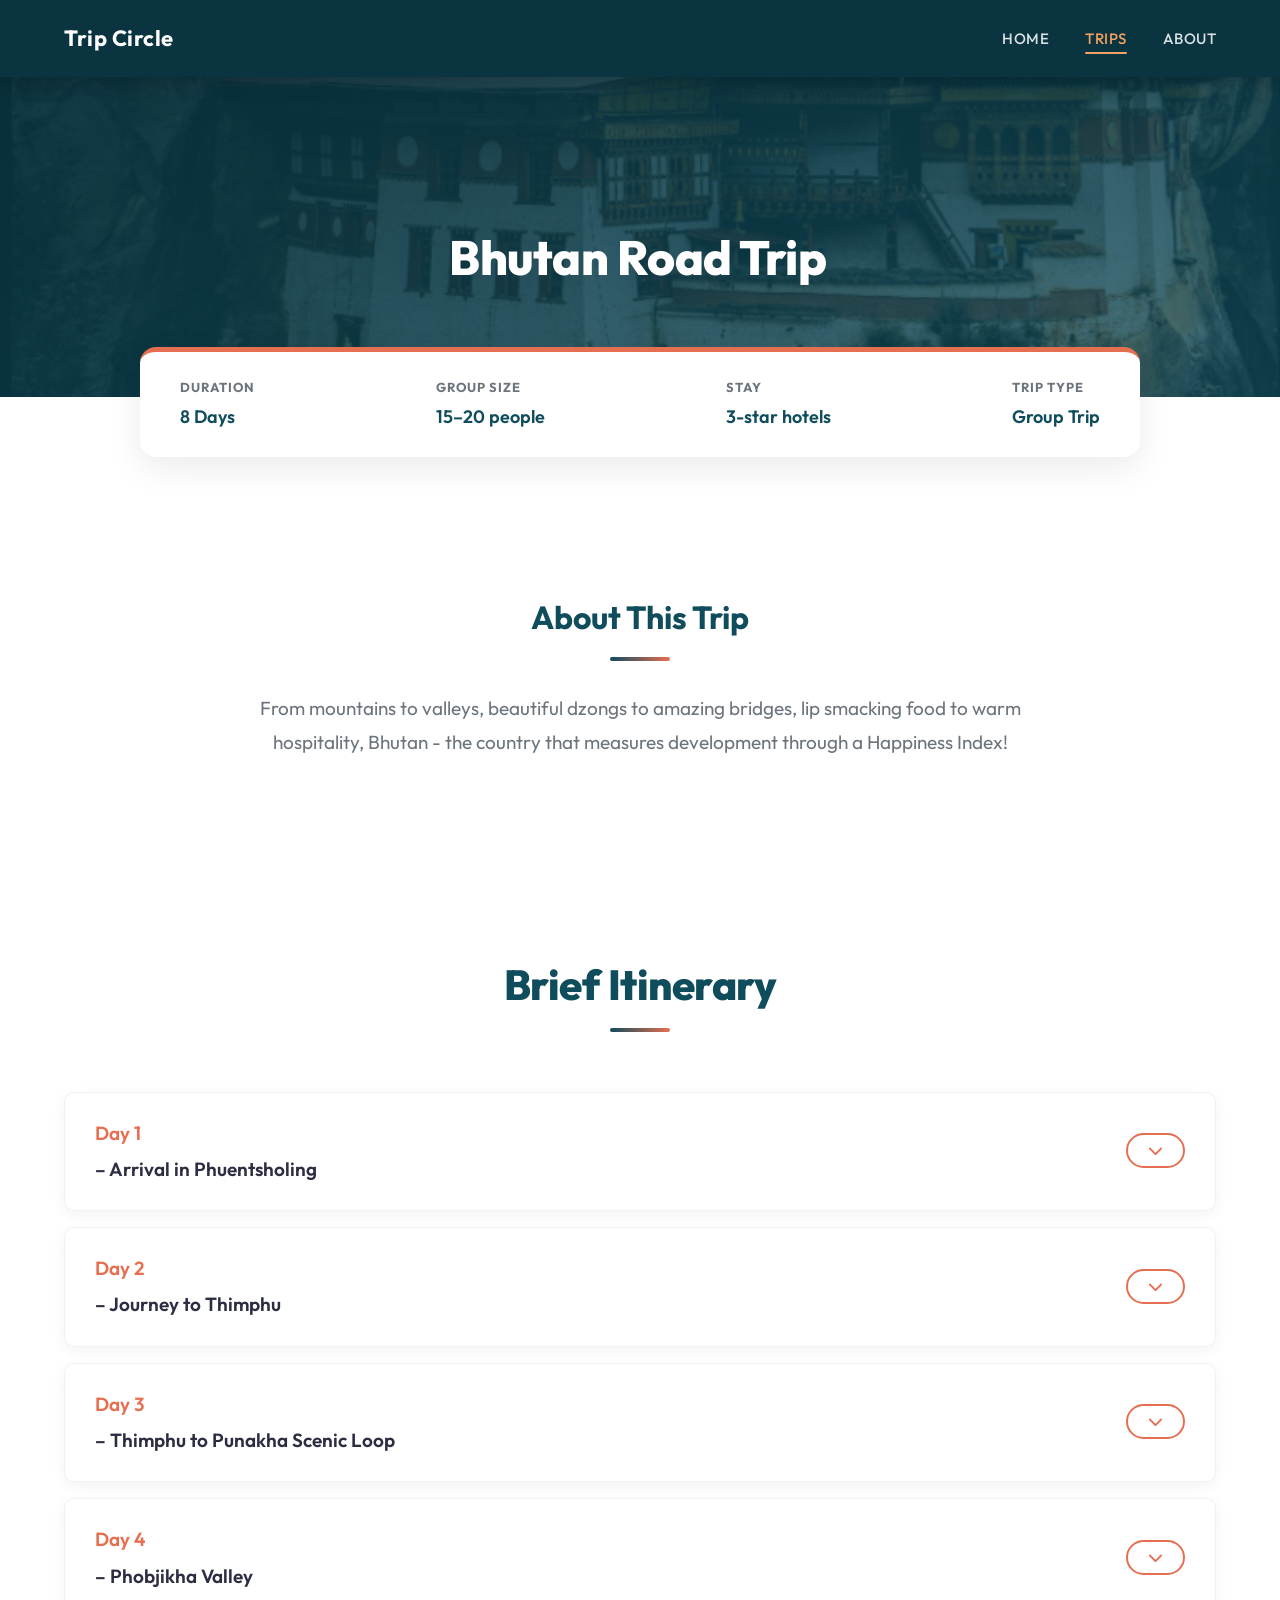
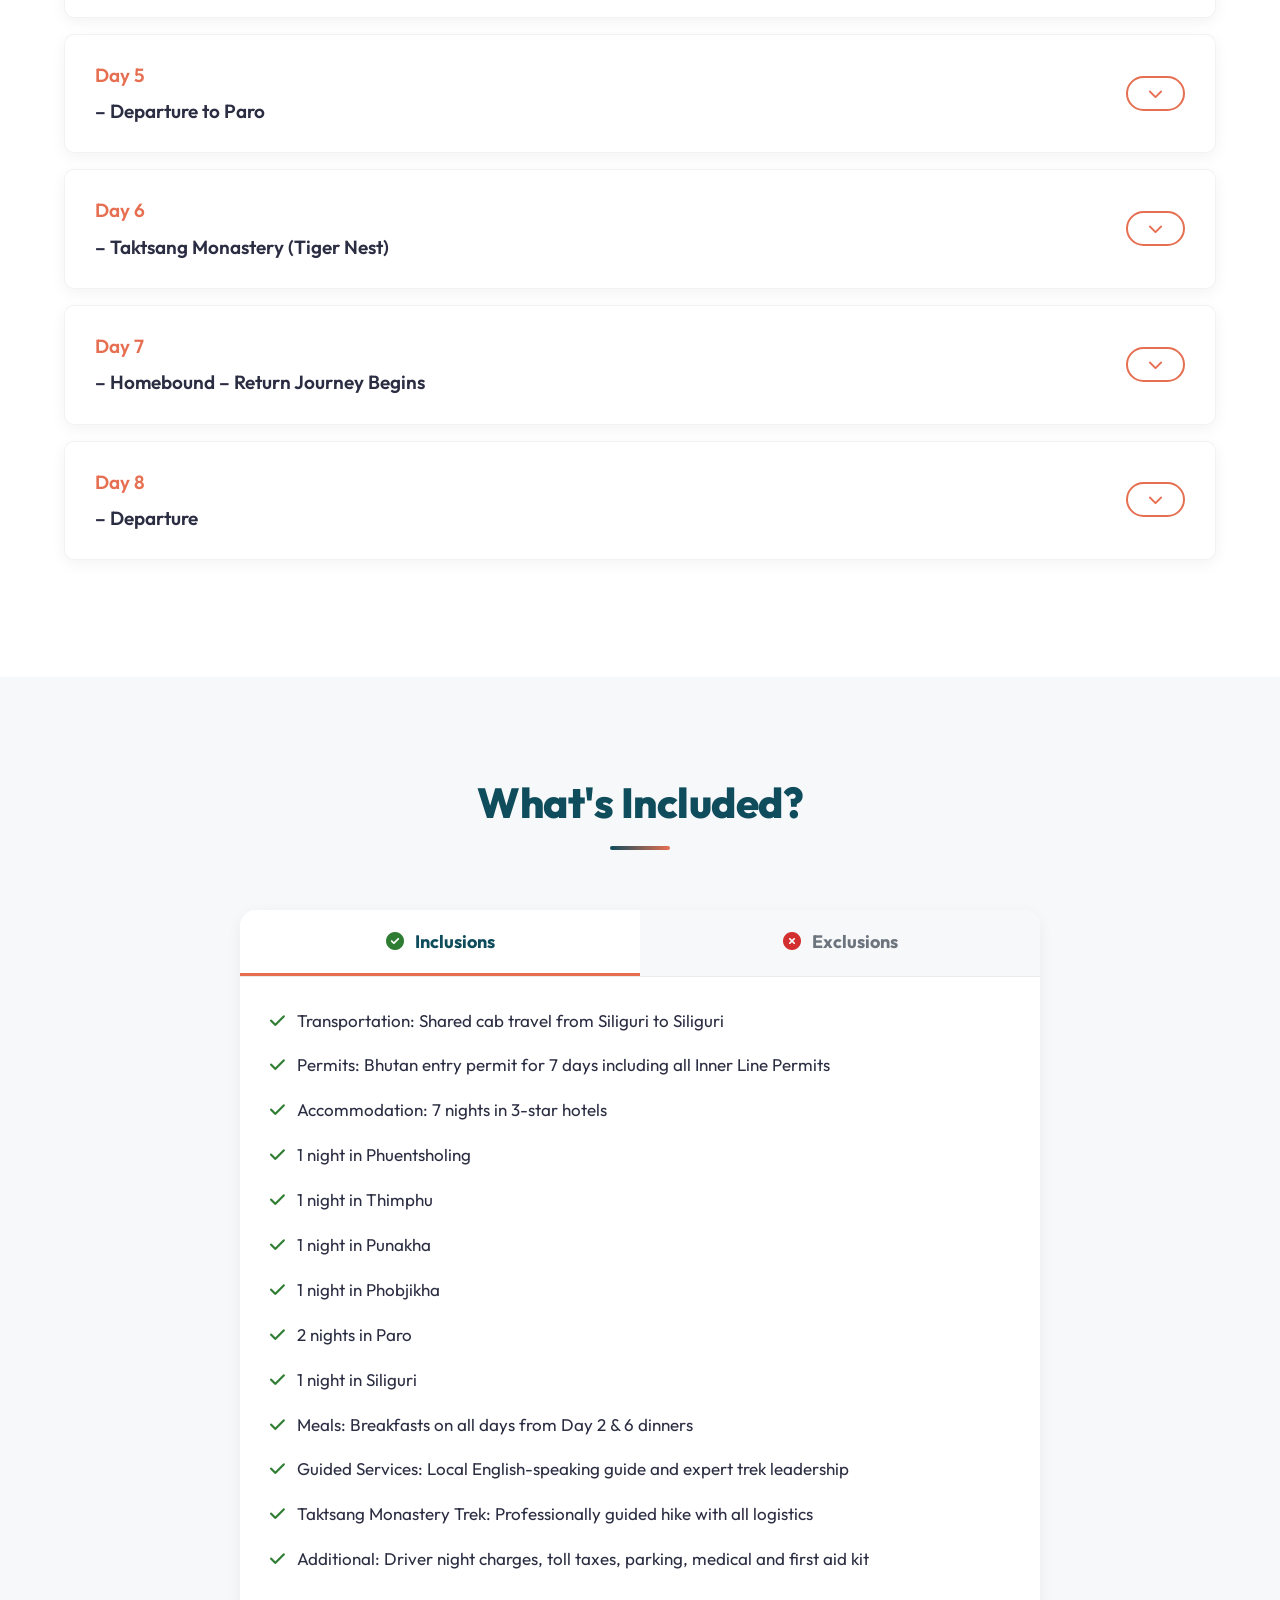
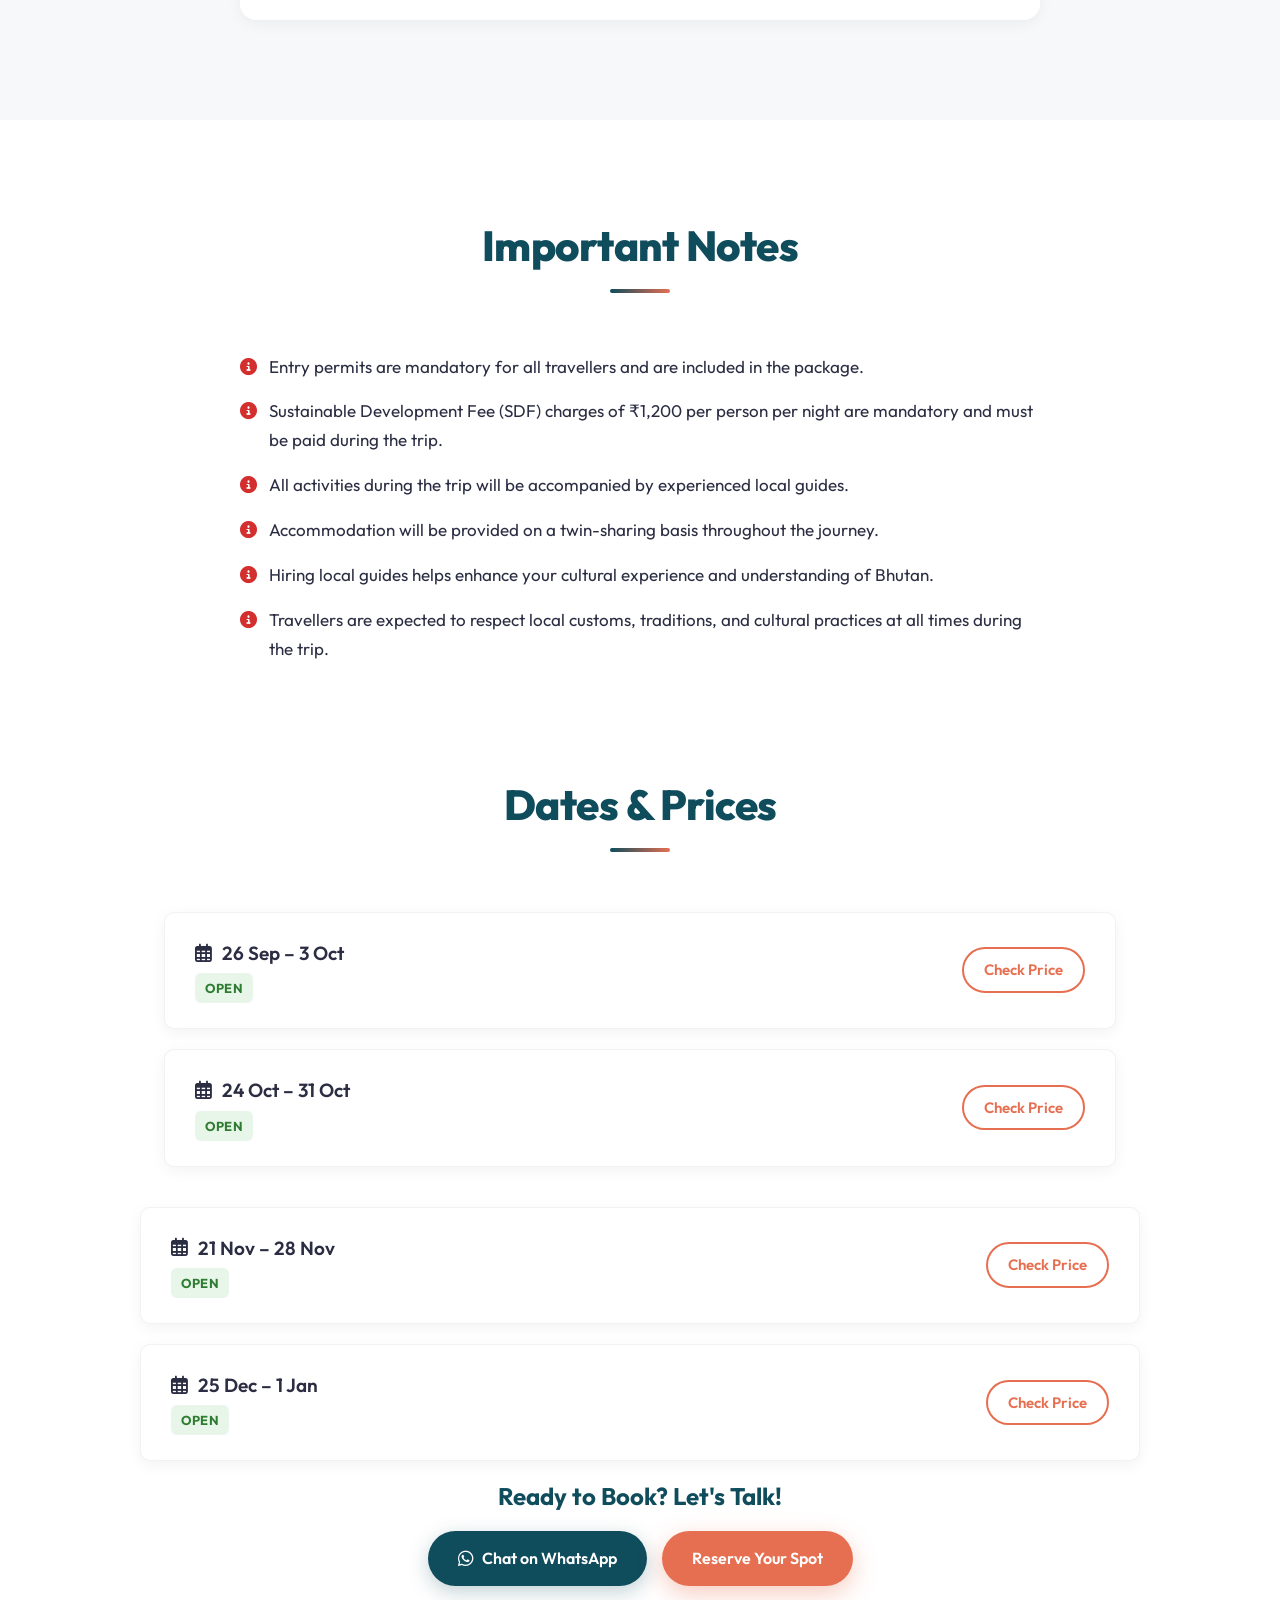
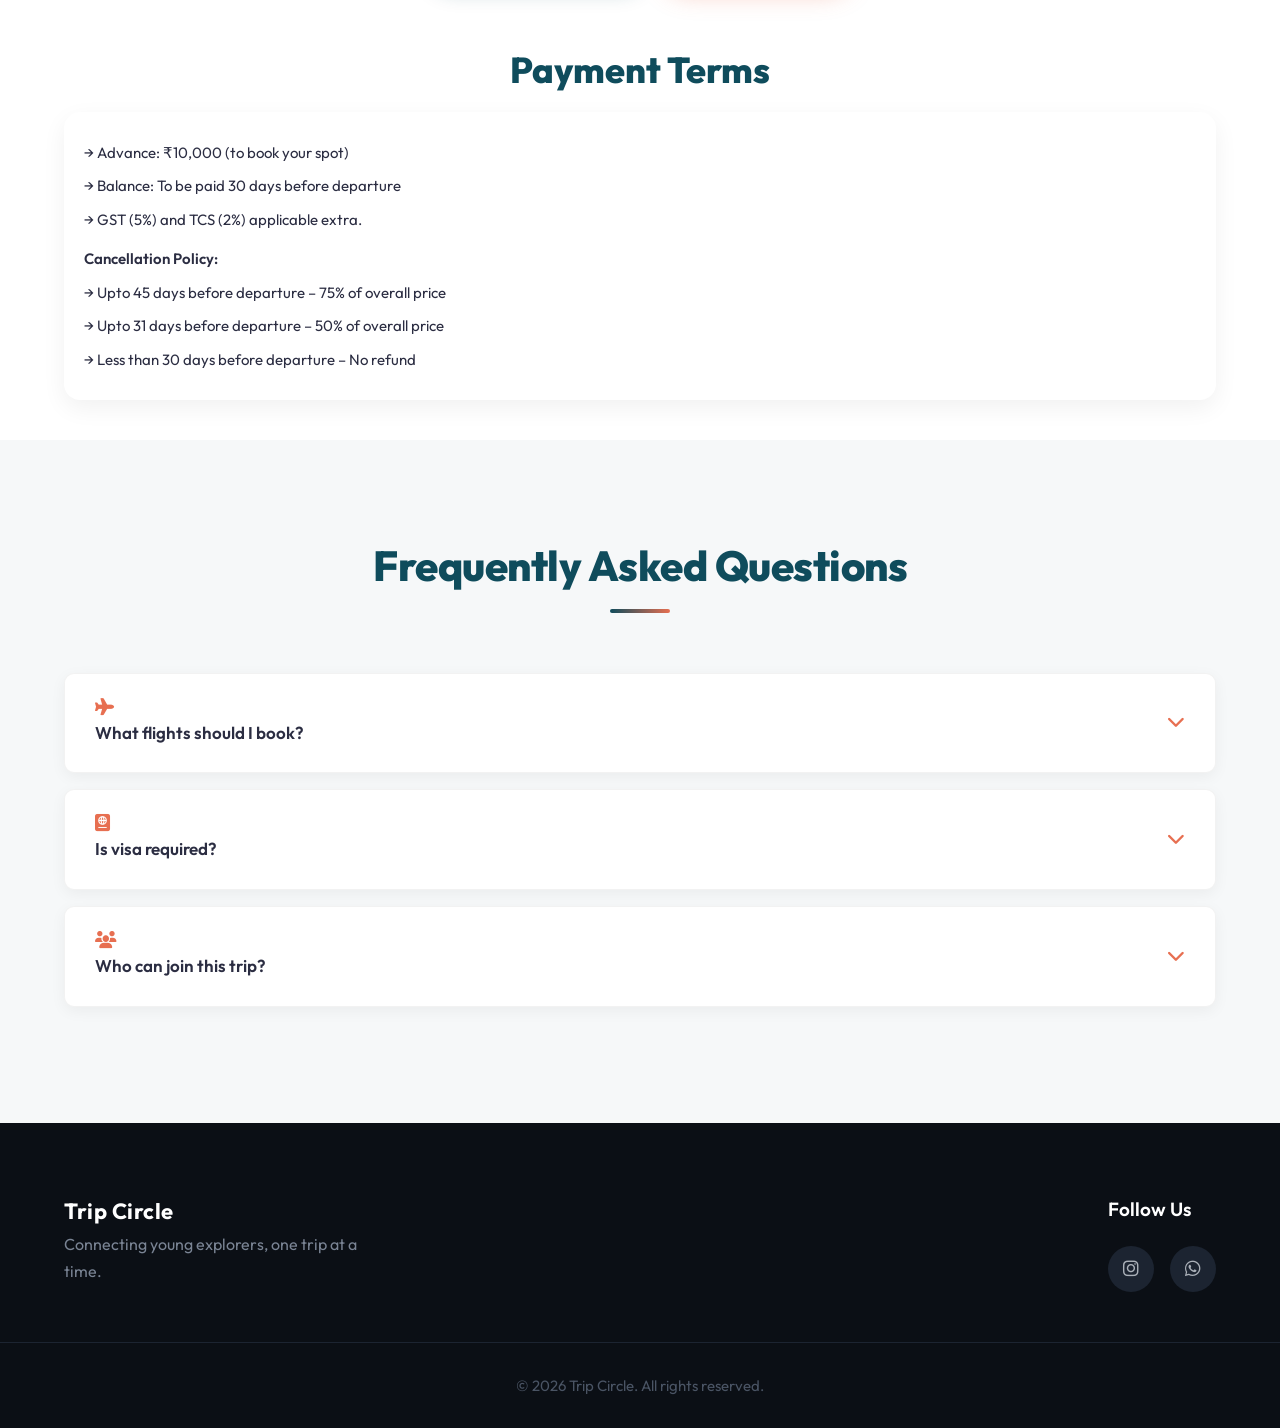
<file: bhutan.html>
<!DOCTYPE html>
<html lang="en">

<head>
    <meta charset="UTF-8">
    <meta name="viewport" content="width=device-width, initial-scale=1.0">
    <title>Bhutan Road Trip - Trip Circle</title>
    <meta name="description" content="Bhutan Road Trip: 8 Days Himalayan journey through Phuentsholing, Thimphu, Punakha and Paro.">
    <link rel="preconnect" href="https://fonts.googleapis.com">
    <link rel="preconnect" href="https://fonts.gstatic.com" crossorigin>
    <link href="https://fonts.googleapis.com/css2?family=Outfit:wght@300;400;500;600;700;800&display=swap" rel="stylesheet">
    <link rel="stylesheet" href="https://cdnjs.cloudflare.com/ajax/libs/font-awesome/6.4.0/css/all.min.css">
    <link rel="stylesheet" href="style.css">
</head>

<body class="has-sticky-cta">

    <!-- NAVIGATION -->
    <nav class="navbar-inner">
        <div class="nav-container">
            <a href="index.html" class="logo-text-only" style="text-decoration: none;">Trip Circle</a>
            <div class="menu-toggle">☰</div>
            <div class="menu-overlay"></div>
            <ul class="nav-links">
                <li><a href="index.html">Home</a></li>
                <li><a href="trips.html" class="active">Trips</a></li>
                <li><a href="about.html">About</a></li>
            </ul>
        </div>
    </nav>

    <!-- PAGE HERO -->
    <div class="page-hero" style="background-image: url('images/bhutan.jpg');">
        <div class="page-hero-overlay"></div>
        <h1>Bhutan Road Trip</h1>
        <p style="color: white; position: relative; z-index: 2; font-size: 20px; font-weight: 500; margin-top: 10px; letter-spacing: 0.5px;">&nbsp;</p>
    </div>

    <!-- QUICK INFO BAR -->
    <div class="quick-info-bar fade-up-load">
        <div class="quick-info-item">
            <span class="label">Duration</span>
            <span class="value">8 Days</span>
        </div>
        <div class="quick-info-item">
            <span class="label">Group Size</span>
            <span class="value">15–20 people</span>
        </div>
        <div class="quick-info-item">
            <span class="label">Stay</span>
            <span class="value">3-star hotels</span>
        </div>
        <div class="quick-info-item">
            <span class="label">Trip Type</span>
            <span class="value">Group Trip</span>
        </div>
    </div>

    <!-- ABOUT THIS TRIP -->
    <section class="section" style="padding-top: 80px;">
        <div class="container text-center fade-up">
            <h2 style="font-size: 32px; color: var(--primary); margin-bottom: 20px;">About This Trip</h2>
            <div class="title-underline" style="margin: 0 auto 30px;"></div>
            <p style="font-size: 19px; color: var(--text-muted); max-width: 800px; margin: 0 auto; line-height: 1.8;">
                From mountains to valleys, beautiful dzongs to amazing bridges, lip smacking food to warm hospitality, Bhutan - the country that measures development through a Happiness Index!
            </p>
        </div>
    </section>

    <!-- BRIEF ITINERARY (ACCORDION) -->
    <section class="section">
        <div class="container fade-up">
            <div class="section-title">
                <h2>Brief Itinerary</h2>
                <div class="title-underline"></div>
            </div>
            
            <div class="dates-pricing-wrapper">
                <!-- Day 1 -->
                <div class="accordion-item">
                    <div class="accordion-header" onclick="toggleAccordion(this)">
                        <div class="accordion-date"><span style="color: var(--secondary); margin-right: 8px;">Day 1</span> – Arrival in Phuentsholing</div>
                        <div class="accordion-btn"><i class="fas fa-chevron-down"></i></div>
                    </div>
                    <div class="accordion-body">
                        <div class="accordion-content">Upon arrival at Bagdogra Airport, board your transfer and begin your journey to Bhutan. Cross the border and descend into Phuentsholing, complete the immigration formalities (a non-airport immigration which would probably your first!) and check into your hotel and settle for the night.</div>
                    </div>
                </div>

                <!-- Day 2 -->
                <div class="accordion-item">
                    <div class="accordion-header" onclick="toggleAccordion(this)">
                        <div class="accordion-date"><span style="color: var(--secondary); margin-right: 8px;">Day 2</span> – Journey to Thimphu</div>
                        <div class="accordion-btn"><i class="fas fa-chevron-down"></i></div>
                    </div>
                    <div class="accordion-body">
                        <div class="accordion-content">After breakfast, embark on a mesmerizing road journey through Bhutan's most spectacular countryside. Optional River rafting enroute – it doesn’t matter if you’ve rafted before or you can’t swim, rafting here is serene and fun! (PS: No previous tripper has opted out of rafting). Check-in to the hotel and explore Thimphu—the world's only capital city without traffic lights—and wander through vibrant local markets.</div>
                    </div>
                </div>

                <!-- Day 3 -->
                <div class="accordion-item">
                    <div class="accordion-header" onclick="toggleAccordion(this)">
                        <div class="accordion-date"><span style="color: var(--secondary); margin-right: 8px;">Day 3</span> – Thimphu to Punakha Scenic Loop</div>
                        <div class="accordion-btn"><i class="fas fa-chevron-down"></i></div>
                    </div>
                    <div class="accordion-body">
                        <div class="accordion-content">Explore Thimphu's cultural landmarks and drive to Dochu La, one of Bhutan's most scenic mountain passes at 3,050 meters. Visit the Buddha Statue overlooking Thimphu valley, symbolizing peace and enlightenment and head out to Simply Bhutan: An immersive museum showcasing traditional Bhutanese culture, architecture, and lifestyle. Check-in to the hotel at Punakha and after dinner we shall have a game night with the group.</div>
                    </div>
                </div>

                <!-- Day 4 -->
                <div class="accordion-item">
                    <div class="accordion-header" onclick="toggleAccordion(this)">
                        <div class="accordion-date"><span style="color: var(--secondary); margin-right: 8px;">Day 4</span> – Phobjikha Valley</div>
                        <div class="accordion-btn"><i class="fas fa-chevron-down"></i></div>
                    </div>
                    <div class="accordion-body">
                        <div class="accordion-content">Check-out from Punakha after breakfast and visit the magnificent Punakha Dzong, situated at the scenic confluence of the Mo Chhu and Po Chhu rivers. Visit the suspension bridge, click some great photos and have some amazing food from one of the best host you’d ever come across. Drive to Phobjikha and checkin to your hotel – freshen up and get ready for conversations over bon-fire!</div>
                    </div>
                </div>

                <!-- Day 5 -->
                <div class="accordion-item">
                    <div class="accordion-header" onclick="toggleAccordion(this)">
                        <div class="accordion-date"><span style="color: var(--secondary); margin-right: 8px;">Day 5</span> – Departure to Paro</div>
                        <div class="accordion-btn"><i class="fas fa-chevron-down"></i></div>
                    </div>
                    <div class="accordion-body">
                        <div class="accordion-content">Check-out from Phobjikha after breakfast after exploring the valley in the midnight. For those brave enough to wake up early, the valley is mystical around sunrise! Drive to Paro, one of Bhutan's most picturesque valleys. Check into your hotel and prepare for the journey's pinnacle experience. In the evening, explore Paro’s market area for some great souvenirs!</div>
                    </div>
                </div>

                <!-- Day 6 -->
                <div class="accordion-item">
                    <div class="accordion-header" onclick="toggleAccordion(this)">
                        <div class="accordion-date"><span style="color: var(--secondary); margin-right: 8px;">Day 6</span> – Taktsang Monastery (Tiger Nest)</div>
                        <div class="accordion-btn"><i class="fas fa-chevron-down"></i></div>
                    </div>
                    <div class="accordion-body">
                        <div class="accordion-content">Begin your expedition to Taktsang Monastery, one of the holiest sites in the Buddhist world. Arrive at the iconic Taktsang Monastery, clinging impossibly to a sheer cliff face 900 meters above the valley—a breathtaking architectural and spiritual marvel. Optional Traditional Bhutanese hot-stone bath to wind down the trek – it is an amazing experience and one worth trying!</div>
                    </div>
                </div>

                <!-- Day 7 -->
                <div class="accordion-item">
                    <div class="accordion-header" onclick="toggleAccordion(this)">
                        <div class="accordion-date"><span style="color: var(--secondary); margin-right: 8px;">Day 7</span> – Homebound – Return Journey Begins</div>
                        <div class="accordion-btn"><i class="fas fa-chevron-down"></i></div>
                    </div>
                    <div class="accordion-body">
                        <div class="accordion-content">Before we leave Paro, we will have a pitstop for a nice photo session in traditional Bhutanese outfit and also view the scenic Paro airport from one of the best view points! Arrive in Siliguri by evening, check into your hotel, and rest after a fulfilling day of travel.</div>
                    </div>
                </div>

                <!-- Day 8 -->
                <div class="accordion-item">
                    <div class="accordion-header" onclick="toggleAccordion(this)">
                        <div class="accordion-date"><span style="color: var(--secondary); margin-right: 8px;">Day 8</span> – Departure</div>
                        <div class="accordion-btn"><i class="fas fa-chevron-down"></i></div>
                    </div>
                    <div class="accordion-body">
                        <div class="accordion-content">After a final breakfast, depart for Bagdogra Airport. Take back treasured memories of the Bhutan Road Trip—a journey that has enriched your soul and expanded your horizons.</div>
                    </div>
                </div>
            </div>
        </div>
    </section>

    <!-- INCLUSIONS & EXCLUSIONS -->
    <section class="section bg-light">
        <div class="container fade-up">
            <div class="section-title">
                <h2>What's Included?</h2>
                <div class="title-underline"></div>
            </div>
            
            <div class="tabs-container">
                <div class="tab-header">
                    <button class="tab-btn active" onclick="openTab(event, 'inclusions')"><i class="fas fa-check-circle" style="color: #2e7d32; margin-right: 8px;"></i> Inclusions</button>
                    <button class="tab-btn" onclick="openTab(event, 'exclusions')"><i class="fas fa-times-circle" style="color: #d32f2f; margin-right: 8px;"></i> Exclusions</button>
                </div>
                
                <!-- Tab: Inclusions -->
                <div id="inclusions" class="tabcontent active">
                    <ul class="tab-list inc">
                        <li><i class="fas fa-check"></i> Transportation: Shared cab travel from Siliguri to Siliguri</li>
                        <li><i class="fas fa-check"></i> Permits: Bhutan entry permit for 7 days including all Inner Line Permits</li>
                        <li><i class="fas fa-check"></i> Accommodation: 7 nights in 3-star hotels</li>
                        <li><i class="fas fa-check"></i> 1 night in Phuentsholing</li>
                        <li><i class="fas fa-check"></i> 1 night in Thimphu</li>
                        <li><i class="fas fa-check"></i> 1 night in Punakha</li>
                        <li><i class="fas fa-check"></i> 1 night in Phobjikha</li>
                        <li><i class="fas fa-check"></i> 2 nights in Paro</li>
                        <li><i class="fas fa-check"></i> 1 night in Siliguri</li>
                        <li><i class="fas fa-check"></i> Meals: Breakfasts on all days from Day 2 & 6 dinners</li>
                        <li><i class="fas fa-check"></i> Guided Services: Local English-speaking guide and expert trek leadership</li>
                        <li><i class="fas fa-check"></i> Taktsang Monastery Trek: Professionally guided hike with all logistics</li>
                        <li><i class="fas fa-check"></i> Additional: Driver night charges, toll taxes, parking, medical and first aid kit</li>
                    </ul>
                </div>
                
                <!-- Tab: Exclusions -->
                <div id="exclusions" class="tabcontent">
                    <ul class="tab-list exc">
                        <li><i class="fas fa-times"></i> GST (5%) and TCS (2%) applicable extra</li>
                        <li><i class="fas fa-times"></i> SDF charges (₹1,200 per night per person) – to be paid in cash directly, because we don’t want you to pay GST on SDF</li>
                        <li><i class="fas fa-times"></i> Meals and beverages not specified in the itinerary</li>
                        <li><i class="fas fa-times"></i> Alcoholic beverages and bottled water</li>
                        <li><i class="fas fa-times"></i> Highway meals and refreshments</li>
                        <li><i class="fas fa-times"></i> Personal expenses (tips, camera fees, laundry, phone bills)</li>
                        <li><i class="fas fa-times"></i> Monument entry tickets</li>
                        <li><i class="fas fa-times"></i> Costs from natural calamities (landslides, roadblocks)</li>
                        <li><i class="fas fa-times"></i> Airport drop from Siliguri to Bagdogra</li>
                        <li><i class="fas fa-times"></i> Any unforeseen charges due to policy changes or flight delays</li>
                        <li><i class="fas fa-times"></i> Any other expense not mentioned in inclusions</li>
                    </ul>
                </div>
            </div>
        </div>
    </section>


    <!-- IMPORTANT NOTES -->
    <section class="section">
        <div class="container fade-up">
            <div class="section-title">
                <h2>Important Notes</h2>
                <div class="title-underline"></div>
            </div>
            <div style="max-width: 800px; margin: 0 auto;">
                <ul class="tab-list exc">
                        <li><i class="fas fa-info-circle"></i> Entry permits are mandatory for all travellers and are included in the package.</li>
                        <li><i class="fas fa-info-circle"></i> Sustainable Development Fee (SDF) charges of ₹1,200 per person per night are mandatory and must be paid during the trip.</li>
                        <li><i class="fas fa-info-circle"></i> All activities during the trip will be accompanied by experienced local guides.</li>
                        <li><i class="fas fa-info-circle"></i> Accommodation will be provided on a twin-sharing basis throughout the journey.</li>
                        <li><i class="fas fa-info-circle"></i> Hiring local guides helps enhance your cultural experience and understanding of Bhutan.</li>
                        <li><i class="fas fa-info-circle"></i> Travellers are expected to respect local customs, traditions, and cultural practices at all times during the trip.</li>
                    </ul>
            </div>
        </div>
    </section>

    <!-- DATES & PRICES ACCORDION -->
    <section class="dates-prices">
        <div class="container">
            <div class="section-title fade-up">
                <h2>Dates & Prices</h2>
                <div class="title-underline"></div>
            </div>
            
            <div class="dates-pricing-wrapper fade-up">
                
                <!-- Departure 1 -->
                <div class="accordion-item">
                    <div class="accordion-header" onclick="toggleAccordion(this)">
                        <div>
                            <div class="accordion-date"><i class="far fa-calendar-alt"></i> 26 Sep – 3 Oct</div>
                            <div class="accordion-status">Open</div>
                        </div>
                        <div class="accordion-btn">Check Price</div>
                    </div>
                    <div class="accordion-body">
                        <div class="accordion-content">
                            <div class="pricing-table-wrapper">
                                <table class="pricing-table">
                                    <thead>
                                        <tr>
                                            <th>Book Before</th>
                                            <th>Price (pp)</th>
                                        </tr>
                                    </thead>
                                    <tbody>
                                        <tr><td>28 July</td><td>₹35,000</td></tr>
                                        <tr><td>12 Aug</td><td>₹37,500</td></tr>
                                        <tr><td>27 Aug</td><td>₹40,000</td></tr>
                                    </tbody>
                                </table>
                            </div>
                            <div>GST (5%) and TCS (2%) applicable extra</div>
</div>
                            <div style="display: flex; gap: 15px; margin-top: 24px; flex-wrap: wrap;">
                                <a href="https://wa.me/919480068906" class="btn btn-secondary" style="flex: 1; min-width: 200px; justify-content: center;" target="_blank"><i class="fab fa-whatsapp"></i> Enquire on WhatsApp</a>
                                <a href="https://forms.gle/ajJf6RtngLu6pWBg6" class="btn btn-primary" style="flex: 1; min-width: 200px; justify-content: center;" target="_blank">Reserve Your Spot</a>
                            </div>
                        </div>
                    </div>
                </div>

                <!-- Departure 2 -->
                <div class="accordion-item">
                    <div class="accordion-header" onclick="toggleAccordion(this)">
                        <div>
                            <div class="accordion-date"><i class="far fa-calendar-alt"></i> 24 Oct – 31 Oct</div>
                            <div class="accordion-status">Open</div>
                        </div>
                        <div class="accordion-btn">Check Price</div>
                    </div>
                    <div class="accordion-body">
                        <div class="accordion-content">
                            <div class="pricing-table-wrapper">
                                <table class="pricing-table">
                                    <thead>
                                        <tr>
                                            <th>Book Before</th>
                                            <th>Price (pp)</th>
                                        </tr>
                                    </thead>
                                    <tbody>
                                        <tr><td>25 Aug</td><td>₹35,000</td></tr>
                                        <tr><td>9 Sep</td><td>₹37,500</td></tr>
                                        <tr><td>24 Sep</td><td>₹40,000</td></tr>
                                    </tbody>
                                </table>
                            </div>
                            <div>GST (5%) and TCS (2%) applicable extra</div>
</div>
                            <div style="display: flex; gap: 15px; margin-top: 24px; flex-wrap: wrap;">
                                <a href="https://wa.me/919480068906" class="btn btn-secondary" style="flex: 1; min-width: 200px; justify-content: center;" target="_blank"><i class="fab fa-whatsapp"></i> Enquire on WhatsApp</a>
                                <a href="https://forms.gle/ajJf6RtngLu6pWBg6" class="btn btn-primary" style="flex: 1; min-width: 200px; justify-content: center;" target="_blank">Reserve Your Spot</a>
                            </div>
                        </div>
                    </div>
                </div>

                <!-- Departure 3 -->
                <div class="accordion-item">
                    <div class="accordion-header" onclick="toggleAccordion(this)">
                        <div>
                            <div class="accordion-date"><i class="far fa-calendar-alt"></i> 21 Nov – 28 Nov</div>
                            <div class="accordion-status">Open</div>
                        </div>
                        <div class="accordion-btn">Check Price</div>
                    </div>
                    <div class="accordion-body">
                        <div class="accordion-content">
                            <div class="pricing-table-wrapper">
                                <table class="pricing-table">
                                    <thead>
                                        <tr>
                                            <th>Book Before</th>
                                            <th>Price (pp)</th>
                                        </tr>
                                    </thead>
                                    <tbody>
                                        <tr><td>22 Sep</td><td>₹35,000</td></tr>
                                        <tr><td>7 Oct</td><td>₹37,500</td></tr>
                                        <tr><td>22 Oct</td><td>₹40,000</td></tr>
                                    </tbody>
                                </table>
                            </div>
                            <div>GST (5%) and TCS (2%) applicable extra</div>
</div>
                            <div style="display: flex; gap: 15px; margin-top: 24px; flex-wrap: wrap;">
                                <a href="https://wa.me/919480068906" class="btn btn-secondary" style="flex: 1; min-width: 200px; justify-content: center;" target="_blank"><i class="fab fa-whatsapp"></i> Enquire on WhatsApp</a>
                                <a href="https://forms.gle/ajJf6RtngLu6pWBg6" class="btn btn-primary" style="flex: 1; min-width: 200px; justify-content: center;" target="_blank">Reserve Your Spot</a>
                            </div>
                        </div>
                    </div>
                </div>

                <!-- Departure 4 -->
                <div class="accordion-item">
                    <div class="accordion-header" onclick="toggleAccordion(this)">
                        <div>
                            <div class="accordion-date"><i class="far fa-calendar-alt"></i> 25 Dec – 1 Jan</div>
                            <div class="accordion-status">Open</div>
                        </div>
                        <div class="accordion-btn">Check Price</div>
                    </div>
                    <div class="accordion-body">
                        <div class="accordion-content">
                            <div class="pricing-table-wrapper">
                                <table class="pricing-table">
                                    <thead>
                                        <tr>
                                            <th>Book Before</th>
                                            <th>Price (pp)</th>
                                        </tr>
                                    </thead>
                                    <tbody>
                                        <tr><td>26 Oct</td><td>₹42,000</td></tr>
                                        <tr><td>10 Nov</td><td>₹45,000</td></tr>
                                        <tr><td>25 Nov</td><td>₹48,000</td></tr>
                                    </tbody>
                                </table>
                            </div>
                            <div>GST (5%) and TCS (2%) applicable extra</div>
</div>
                            <div style="display: flex; gap: 15px; margin-top: 24px; flex-wrap: wrap;">
                                <a href="https://wa.me/919480068906" class="btn btn-secondary" style="flex: 1; min-width: 200px; justify-content: center;" target="_blank"><i class="fab fa-whatsapp"></i> Enquire on WhatsApp</a>
                                <a href="https://forms.gle/ajJf6RtngLu6pWBg6" class="btn btn-primary" style="flex: 1; min-width: 200px; justify-content: center;" target="_blank">Reserve Your Spot</a>
                            </div>
                        </div>
                    </div>
                </div>

            </div>

            <!-- GLOBAL CTA -->
            <div class="text-center fade-up" style="margin-top: 50px;">
                <h3 style="font-size: 24px; color: var(--primary); margin-bottom: 20px;">Ready to Book? Let's Talk!</h3>
                <div style="display: flex; gap: 15px; justify-content: center; flex-wrap: wrap;">
                    <a href="https://wa.me/919480068906" class="btn btn-secondary pulse-anim" style="padding: 14px 30px; font-size: 16px; border-radius: 50px; display: inline-flex; align-items: center; gap: 8px;" target="_blank"><i class="fab fa-whatsapp"></i> Chat on WhatsApp</a>
                    <a href="https://forms.gle/ajJf6RtngLu6pWBg6" class="btn btn-primary" style="padding: 14px 30px; font-size: 16px; border-radius: 50px;" target="_blank">Reserve Your Spot</a>
                </div>
            </div>
        </div>
    </section>

    <section class="payment-terms-section">
        <div class="container">
            <h2>Payment Terms</h2>
            <div class="payment-box">
                <!-- PAYMENT_TERMS_DYNAMIC -->
            </div>
        </div>
    </section>

    <!-- FAQ SECTION -->
    <section class="section bg-light">
        <div class="container fade-up">
            <div class="section-title">
                <h2>Frequently Asked Questions</h2>
                <div class="title-underline"></div>
            </div>
            <div class="dates-pricing-wrapper">
                
                

                <div class="accordion-item">
                    <div class="accordion-header" onclick="toggleAccordion(this)">
                        <div class="accordion-date" style="font-size: 17px; font-weight: 600;"><i class="fas fa-plane" style="color: var(--secondary);"></i> What flights should I book?</div>
                        <div class="accordion-btn" style="border: none; padding: 0;"><i class="fas fa-chevron-down" style="font-size: 18px;"></i></div>
                    </div>
                    <div class="accordion-body">
                        <div class="accordion-content">Book your flights to Bagdogra and outbound from Bagdogra. Our team will guide you on the flight timings.</div>
                    </div>
                </div>

                <div class="accordion-item">
                    <div class="accordion-header" onclick="toggleAccordion(this)">
                        <div class="accordion-date" style="font-size: 17px; font-weight: 600;"><i class="fas fa-passport" style="color: var(--secondary);"></i> Is visa required?</div>
                        <div class="accordion-btn" style="border: none; padding: 0;"><i class="fas fa-chevron-down" style="font-size: 18px;"></i></div>
                    </div>
                    <div class="accordion-body">
                        <div class="accordion-content">Indian need to carry passport or Voter ID do not require a visa for Bhutan. Our team will guide you if anything is needed.</div>
                    </div>
                </div>

                <div class="accordion-item">
                    <div class="accordion-header" onclick="toggleAccordion(this)">
                        <div class="accordion-date" style="font-size: 17px; font-weight: 600;"><i class="fas fa-users" style="color: var(--secondary);"></i> Who can join this trip?</div>
                        <div class="accordion-btn" style="border: none; padding: 0;"><i class="fas fa-chevron-down" style="font-size: 18px;"></i></div>
                    </div>
                    <div class="accordion-body">
                        <div class="accordion-content">Join solo, with a partner, friends, or family — either way you’ll have a great experience.</div>
                    </div>
                </div>

            </div>
        </div>
    </section>

    <!-- FOOTER -->
    <footer class="footer">
        <div class="container footer-content">
            <div class="brand">
                <div class="logo-text-only">Trip Circle</div>
                <p>Connecting young explorers, one trip at a time.</p>
            </div>
            <div class="links">
                <p>Follow Us</p>
                <div class="socials">
                    <a href="https://www.instagram.com/trip.circle?igsh=MXNuM3I5YWVoNGF1Mg==" target="_blank" rel="noopener noreferrer"><i class="fab fa-instagram"></i></a>
                    <a href="https://whatsapp.com/channel/0029VbBq3bUJkK7CwxouRG3i" target="_blank" rel="noopener noreferrer"><i class="fab fa-whatsapp"></i></a>
                </div>
            </div>
        </div>
        <div class="copyright">&copy; 2026 Trip Circle. All rights reserved.</div>
    </footer>

    <!-- STICKY MOBILE CTA -->
    <div class="sticky-mobile-cta">
        <div style="display: flex; gap: 10px;">
            <a href="https://wa.me/919480068906" class="btn btn-secondary pulse-anim" style="flex: 1; padding: 14px; font-size: 15px; justify-content: center; text-align: center;" target="_blank"><i class="fab fa-whatsapp"></i> Chat</a>
            <a href="https://forms.gle/ajJf6RtngLu6pWBg6" class="btn btn-primary" style="flex: 1; padding: 14px; font-size: 15px; justify-content: center; text-align: center;" target="_blank">Reserve Your Spot</a>
        </div>
    </div>

    <!-- JS SCRIPTS -->
    <script>
        function applyDynamicWhatsAppLinks() {
            const baseWhatsAppUrl = "https://wa.me/919480068906";
            const defaultTripName = (document.querySelector(".page-hero h1, .hero h1, h1")?.textContent || document.title || "Trip")
                .replace(/\s*-\s*Trip Circle\s*$/i, "")
                .trim();

            document.querySelectorAll("a[href*=\"wa.me/919480068906\"]").forEach(link => {
                let tripName = defaultTripName;
                const tripCard = link.closest(".trip-card, .trip-item, .destination-card, .card");
                const heading = tripCard ? tripCard.querySelector("h2, h3, h4") : null;
                if (heading && heading.textContent.trim()) {
                    tripName = heading.textContent.trim();
                }

                const message = "Hi Trip Circle, I'm interested in " + tripName + ". Please share details.";
                link.href = baseWhatsAppUrl + "?text=" + encodeURIComponent(message);
            });
        }

        document.addEventListener('DOMContentLoaded', () => {
            applyDynamicWhatsAppLinks();
            const observer = new IntersectionObserver((entries, obs) => {
                entries.forEach(entry => {
                    if (entry.isIntersecting) {
                        entry.target.classList.add('visible');
                        obs.unobserve(entry.target);
                    }
                });
            }, { threshold: 0.12 });
            document.querySelectorAll('.fade-up, .fade-up-load').forEach(el => observer.observe(el));
        });

        function toggleAccordion(header) {
            const item = header.parentElement;
            const body = item.querySelector('.accordion-body');
            
            item.classList.toggle('active');
            
            if (item.classList.contains('active')) {
                body.style.maxHeight = body.scrollHeight + "px";
                setTimeout(() => {
                    item.scrollIntoView({ behavior: 'smooth', block: 'nearest' });
                }, 300);
            } else {
                body.style.maxHeight = null;
            }
        }

        function openTab(evt, tabName) {
            var i, tabcontent, tablinks;
            tabcontent = document.getElementsByClassName("tabcontent");
            for (i = 0; i < tabcontent.length; i++) {
                tabcontent[i].style.display = "none";
                tabcontent[i].classList.remove("active");
            }
            tablinks = document.getElementsByClassName("tab-btn");
            for (i = 0; i < tablinks.length; i++) {
                tablinks[i].className = tablinks[i].className.replace(" active", "");
            }
            document.getElementById(tabName).style.display = "block";
            
            // Add slight delay to trigger opacity transition
            setTimeout(() => {
                document.getElementById(tabName).classList.add("active");
            }, 10);
            
            evt.currentTarget.className += " active";
        }

        const menu = document.querySelector(".nav-links");
        const overlay = document.querySelector(".menu-overlay");
        const menuToggle = document.querySelector(".menu-toggle");

        if (menuToggle && menu && overlay) {
            menuToggle.onclick = () => {
                menu.classList.toggle("active");
                overlay.classList.toggle("active");
            };

            overlay.onclick = () => {
                menu.classList.remove("active");
                overlay.classList.remove("active");
            };

            document.querySelectorAll(".nav-links a").forEach(link => {
                link.addEventListener("click", () => {
                    menu.classList.remove("active");
                    overlay.classList.remove("active");
                });
            });
        }
    </script>
    <script src="script.js"></script>
</body>
</html>
</file>
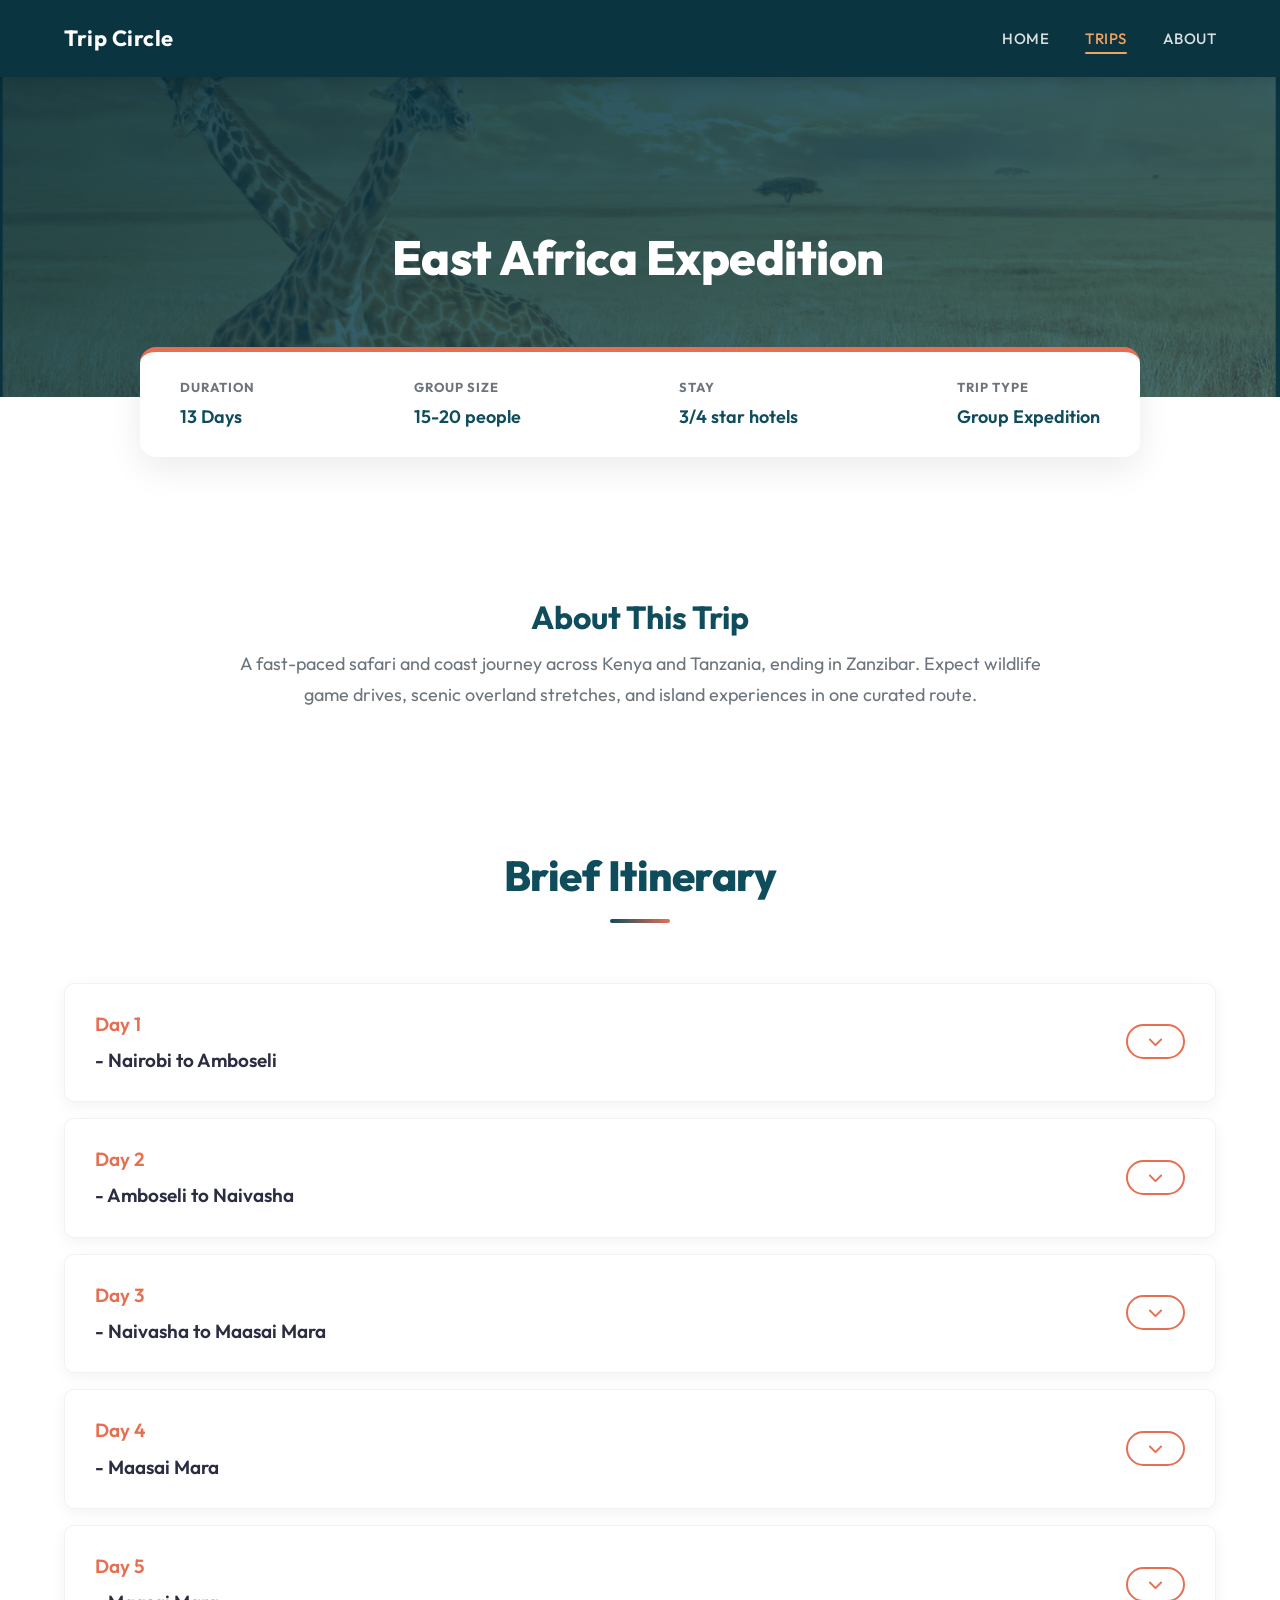
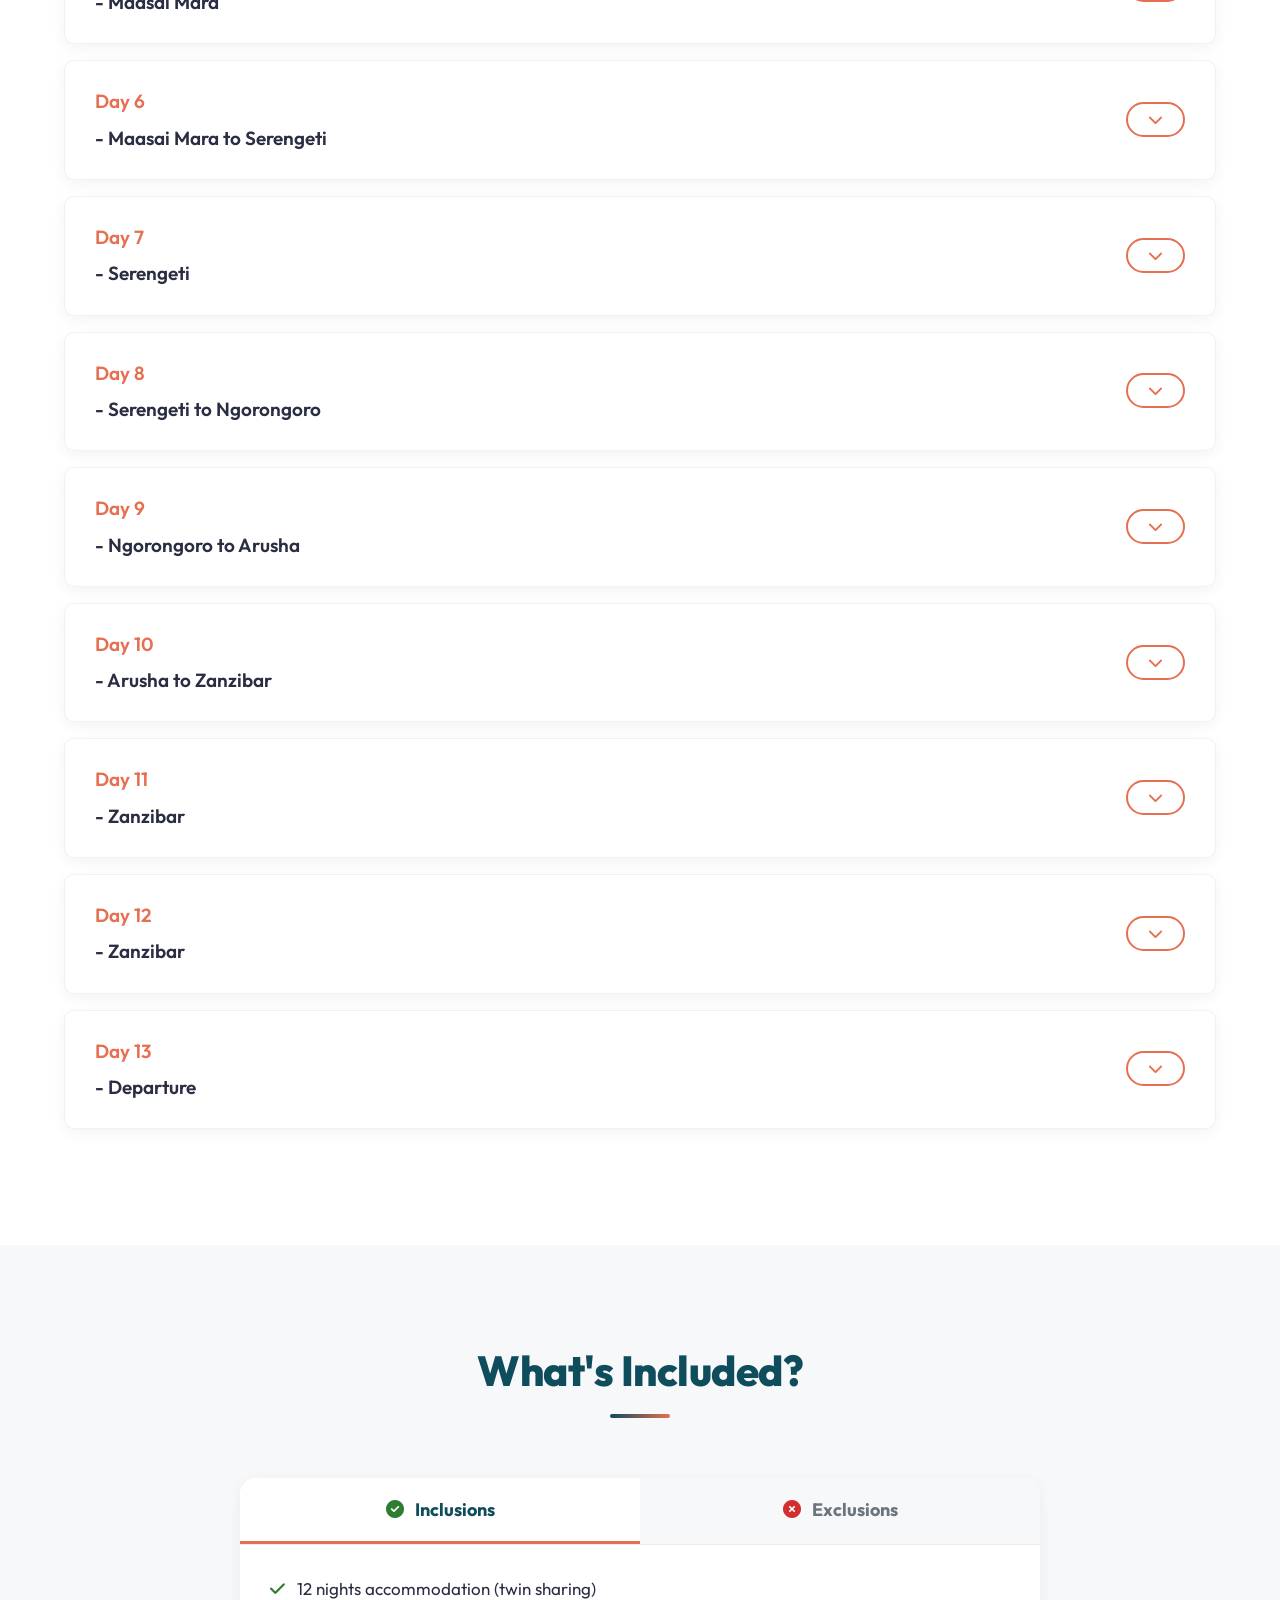
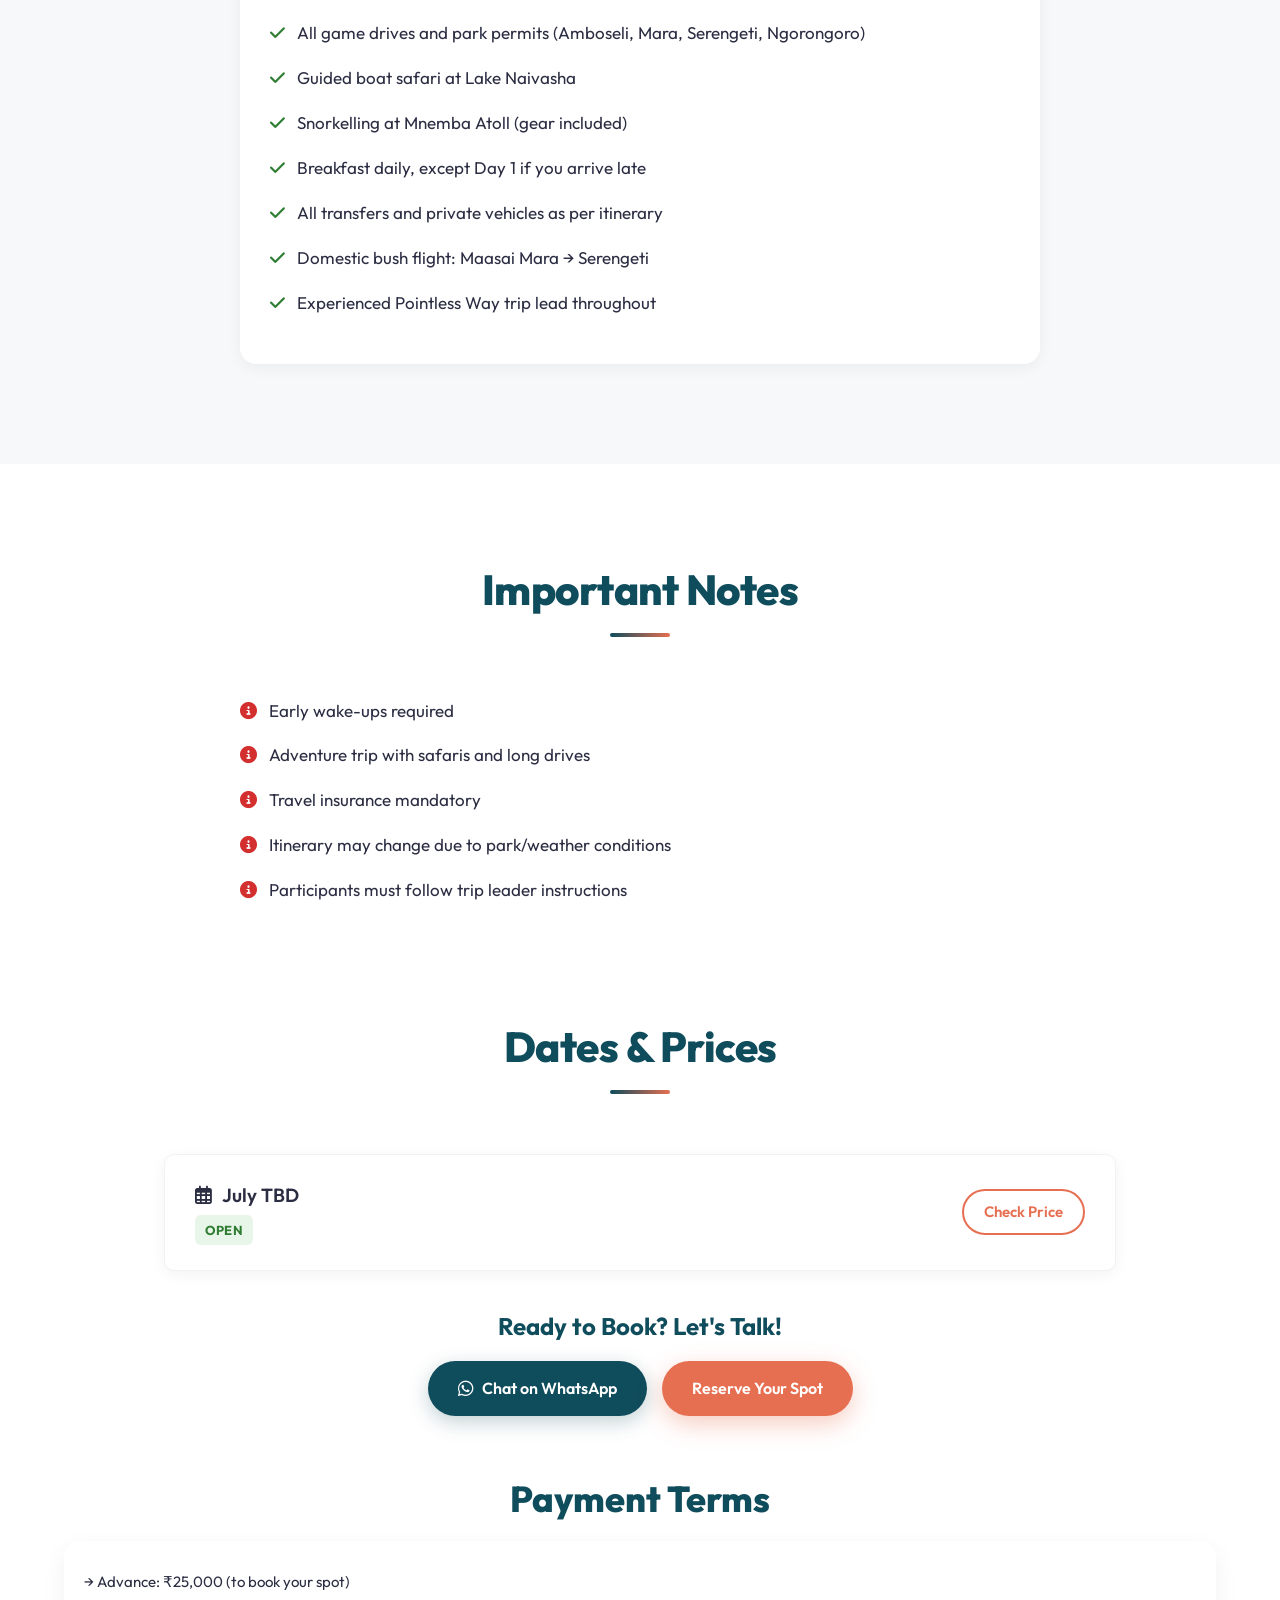
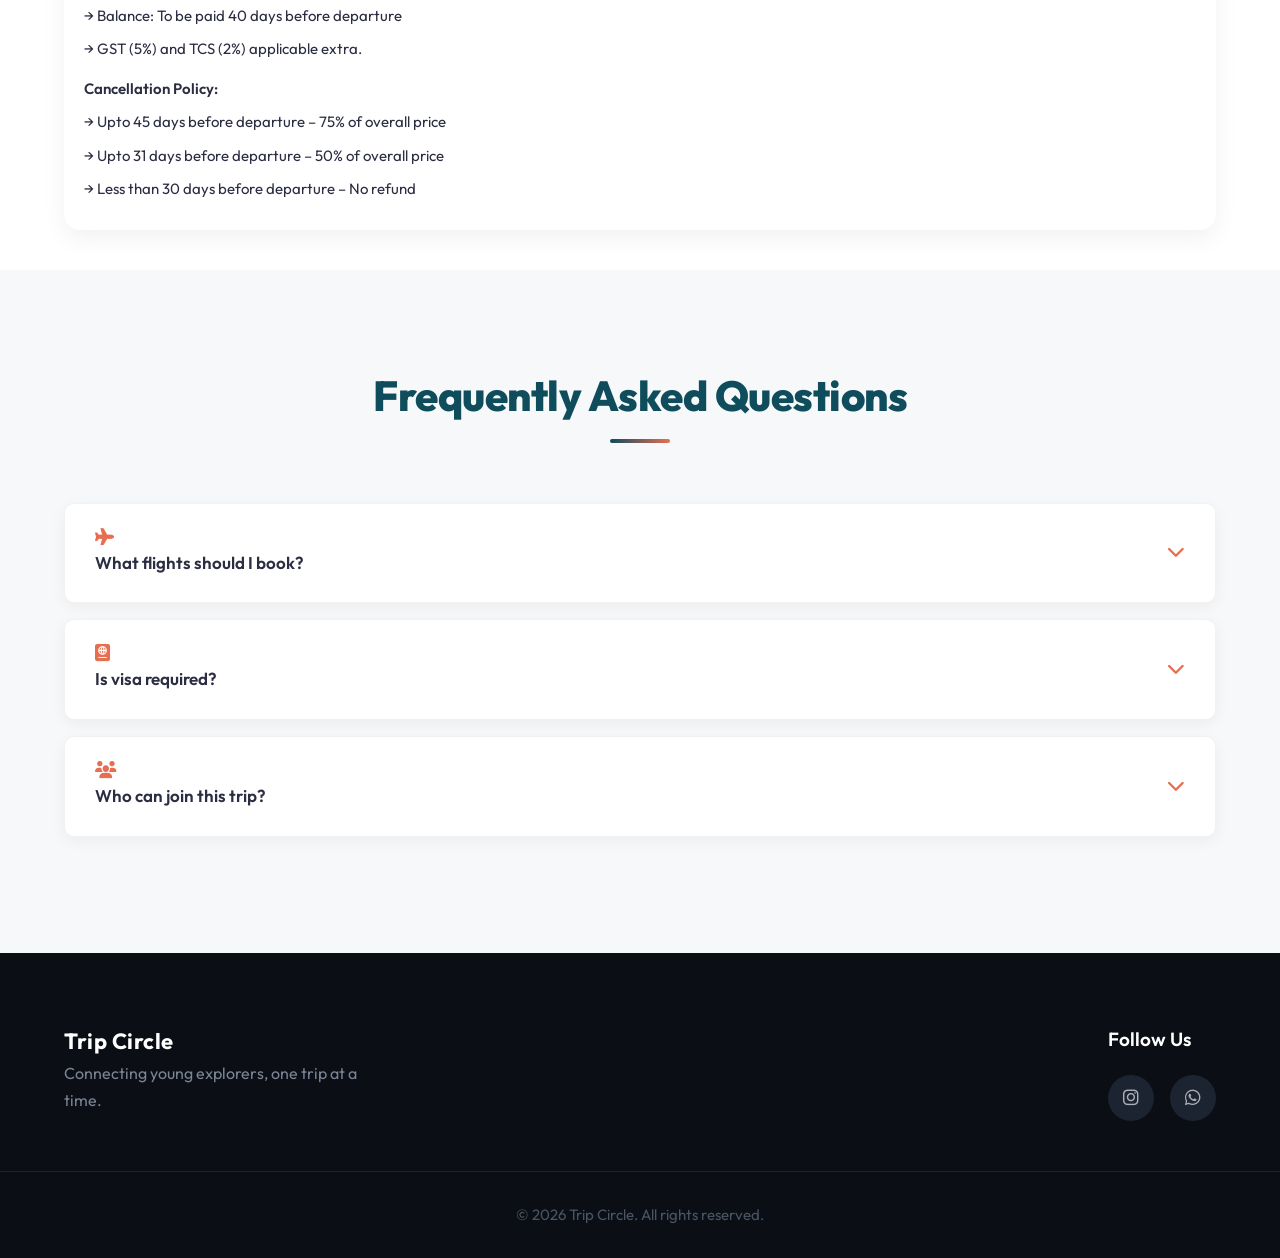
<file: east-africa.html>
<!DOCTYPE html>
<html lang="en">

<head>
    <meta charset="UTF-8">
    <meta name="viewport" content="width=device-width, initial-scale=1.0">
    <title>East Africa Expedition - Trip Circle</title>
    <meta name="description" content="East Africa Expedition: 13 Days across Kenya, Tanzania, and Zanzibar.">
    <link rel="preconnect" href="https://fonts.googleapis.com">
    <link rel="preconnect" href="https://fonts.gstatic.com" crossorigin>
    <link href="https://fonts.googleapis.com/css2?family=Outfit:wght@300;400;500;600;700;800&display=swap" rel="stylesheet">
    <link rel="stylesheet" href="https://cdnjs.cloudflare.com/ajax/libs/font-awesome/6.4.0/css/all.min.css">
    <link rel="stylesheet" href="style.css">
</head>

<body class="has-sticky-cta">

    <!-- NAVIGATION -->
    <nav class="navbar-inner">
        <div class="nav-container">
            <a href="index.html" class="logo-text-only" style="text-decoration: none;">Trip Circle</a>
            <div class="menu-toggle">☰</div>
            <div class="menu-overlay"></div>
            <ul class="nav-links">
                <li><a href="index.html">Home</a></li>
                <li><a href="trips.html" class="active">Trips</a></li>
                <li><a href="about.html">About</a></li>
            </ul>
        </div>
    </nav>

    <!-- PAGE HERO -->
    <div class="page-hero" style="background-image: url('images/east-africa.jpg');">
        <div class="page-hero-overlay"></div>
        <h1>East Africa Expedition</h1>
        <p style="color: white; position: relative; z-index: 2; font-size: 20px; font-weight: 500; margin-top: 10px; letter-spacing: 0.5px;">&nbsp;</p>
    </div>

    <!-- QUICK INFO BAR -->
    <div class="quick-info-bar fade-up-load">
        <div class="quick-info-item">
            <span class="label">Duration</span>
            <span class="value">13 Days</span>
        </div>
        <div class="quick-info-item">
            <span class="label">Group Size</span>
            <span class="value">15-20 people</span>
        </div>
        <div class="quick-info-item">
            <span class="label">Stay</span>
            <span class="value">3/4 star hotels</span>
        </div>
        <div class="quick-info-item">
            <span class="label">Trip Type</span>
            <span class="value">Group Expedition</span>
        </div>
    </div>

    <!-- ABOUT THIS TRIP -->
        <section class="about-trip">
            <div class="container">
                <h2>About This Trip</h2>
                <p>A fast-paced safari and coast journey across Kenya and Tanzania, ending in Zanzibar. Expect wildlife game drives, scenic overland stretches, and island experiences in one curated route.</p>
            </div>
        </section>

    <!-- BRIEF ITINERARY (ACCORDION) -->
    <section class="section">
        <div class="container fade-up">
            <div class="section-title">
                <h2>Brief Itinerary</h2>
                <div class="title-underline"></div>
            </div>

            <div class="dates-pricing-wrapper">
                <!-- Day 1 -->
                <div class="accordion-item">
                    <div class="accordion-header" onclick="toggleAccordion(this)">
                        <div class="accordion-date"><span style="color: var(--secondary); margin-right: 8px;">Day 1</span> - Nairobi to Amboseli</div>
                        <div class="accordion-btn"><i class="fas fa-chevron-down"></i></div>
                    </div>
                    <div class="accordion-body">
                        <div class="accordion-content">Arrive in Nairobi and begin your overland drive to Amboseli, with changing landscapes along the way. In the evening, head out for your first game drive with clear views of Mount Kilimanjaro when weather permits.</div>
                    </div>
                </div>

                <!-- Day 2 -->
                <div class="accordion-item">
                    <div class="accordion-header" onclick="toggleAccordion(this)">
                        <div class="accordion-date"><span style="color: var(--secondary); margin-right: 8px;">Day 2</span> - Amboseli to Naivasha</div>
                        <div class="accordion-btn"><i class="fas fa-chevron-down"></i></div>
                    </div>
                    <div class="accordion-body">
                        <div class="accordion-content">Start with a sunrise game drive in Amboseli before driving through the dramatic Rift Valley route. Later, enjoy a guided boat safari at Lake Naivasha followed by a walking safari at Crescent Island.</div>
                    </div>
                </div>

                <!-- Day 3 -->
                <div class="accordion-item">
                    <div class="accordion-header" onclick="toggleAccordion(this)">
                        <div class="accordion-date"><span style="color: var(--secondary); margin-right: 8px;">Day 3</span> - Naivasha to Maasai Mara</div>
                        <div class="accordion-btn"><i class="fas fa-chevron-down"></i></div>
                    </div>
                    <div class="accordion-body">
                        <div class="accordion-content">Travel to Maasai Mara and settle into one of Africa's most iconic safari zones. In the evening, head out for a game drive to spot wildlife as the plains turn golden.</div>
                    </div>
                </div>

                <!-- Day 4 -->
                <div class="accordion-item">
                    <div class="accordion-header" onclick="toggleAccordion(this)">
                        <div class="accordion-date"><span style="color: var(--secondary); margin-right: 8px;">Day 4</span> - Maasai Mara</div>
                        <div class="accordion-btn"><i class="fas fa-chevron-down"></i></div>
                    </div>
                    <div class="accordion-body">
                        <div class="accordion-content">Spend a full day in Maasai Mara with extended game drives across different zones of the reserve. The route includes the Mara River region, known for dramatic wildlife sightings.</div>
                    </div>
                </div>

                <!-- Day 5 -->
                <div class="accordion-item">
                    <div class="accordion-header" onclick="toggleAccordion(this)">
                        <div class="accordion-date"><span style="color: var(--secondary); margin-right: 8px;">Day 5</span> - Maasai Mara</div>
                        <div class="accordion-btn"><i class="fas fa-chevron-down"></i></div>
                    </div>
                    <div class="accordion-body">
                        <div class="accordion-content">Continue your safari deep into Maasai Mara with another full day dedicated to wildlife tracking. Those who choose can add an optional hot air balloon ride for a unique aerial perspective.</div>
                    </div>
                </div>

                <!-- Day 6 -->
                <div class="accordion-item">
                    <div class="accordion-header" onclick="toggleAccordion(this)">
                        <div class="accordion-date"><span style="color: var(--secondary); margin-right: 8px;">Day 6</span> - Maasai Mara to Serengeti</div>
                        <div class="accordion-btn"><i class="fas fa-chevron-down"></i></div>
                    </div>
                    <div class="accordion-body">
                        <div class="accordion-content">Begin with a final morning safari in Maasai Mara, then take a bush flight into Serengeti. After arrival, head straight for an evening game drive across Tanzania's vast open plains.</div>
                    </div>
                </div>

                <!-- Day 7 -->
                <div class="accordion-item">
                    <div class="accordion-header" onclick="toggleAccordion(this)">
                        <div class="accordion-date"><span style="color: var(--secondary); margin-right: 8px;">Day 7</span> - Serengeti</div>
                        <div class="accordion-btn"><i class="fas fa-chevron-down"></i></div>
                    </div>
                    <div class="accordion-body">
                        <div class="accordion-content">Enjoy a full-day Serengeti safari with long drives through one of the world's richest wildlife ecosystems. Expect open savannah landscapes, predator sightings, and memorable photo stops.</div>
                    </div>
                </div>

                <!-- Day 8 -->
                <div class="accordion-item">
                    <div class="accordion-header" onclick="toggleAccordion(this)">
                        <div class="accordion-date"><span style="color: var(--secondary); margin-right: 8px;">Day 8</span> - Serengeti to Ngorongoro</div>
                        <div class="accordion-btn"><i class="fas fa-chevron-down"></i></div>
                    </div>
                    <div class="accordion-body">
                        <div class="accordion-content">Drive from Serengeti toward the Ngorongoro region, transitioning into a different landscape and altitude. Reach the crater rim area by evening and prepare for the next day's safari.</div>
                    </div>
                </div>

                <!-- Day 9 -->
                <div class="accordion-item">
                    <div class="accordion-header" onclick="toggleAccordion(this)">
                        <div class="accordion-date"><span style="color: var(--secondary); margin-right: 8px;">Day 9</span> - Ngorongoro to Arusha</div>
                        <div class="accordion-btn"><i class="fas fa-chevron-down"></i></div>
                    </div>
                    <div class="accordion-body">
                        <div class="accordion-content">Descend into Ngorongoro Crater for a compact but intense safari experience filled with diverse wildlife. After the game drive, continue by road to Arusha for the night.</div>
                    </div>
                </div>

                <!-- Day 10 -->
                <div class="accordion-item">
                    <div class="accordion-header" onclick="toggleAccordion(this)">
                        <div class="accordion-date"><span style="color: var(--secondary); margin-right: 8px;">Day 10</span> - Arusha to Zanzibar</div>
                        <div class="accordion-btn"><i class="fas fa-chevron-down"></i></div>
                    </div>
                    <div class="accordion-body">
                        <div class="accordion-content">Fly from Arusha to Zanzibar and shift from safari landscapes to Indian Ocean coastline. Transfer to your beach resort and enjoy a slower, tropical evening.</div>
                    </div>
                </div>

                <!-- Day 11 -->
                <div class="accordion-item">
                    <div class="accordion-header" onclick="toggleAccordion(this)">
                        <div class="accordion-date"><span style="color: var(--secondary); margin-right: 8px;">Day 11</span> - Zanzibar</div>
                        <div class="accordion-btn"><i class="fas fa-chevron-down"></i></div>
                    </div>
                    <div class="accordion-body">
                        <div class="accordion-content">Spend the day snorkeling around Mnemba Atoll, where waters are clear and marine life is vibrant. In the evening, enjoy a classic dhow sunset cruise along the Zanzibar coast.</div>
                    </div>
                </div>

                <!-- Day 12 -->
                <div class="accordion-item">
                    <div class="accordion-header" onclick="toggleAccordion(this)">
                        <div class="accordion-date"><span style="color: var(--secondary); margin-right: 8px;">Day 12</span> - Zanzibar</div>
                        <div class="accordion-btn"><i class="fas fa-chevron-down"></i></div>
                    </div>
                    <div class="accordion-body">
                        <div class="accordion-content">Explore historic Stone Town with its winding alleys and layered cultural history. Later, visit a spice plantation to experience Zanzibar's famous aromas and local produce.</div>
                    </div>
                </div>

                <!-- Day 13 -->
                <div class="accordion-item">
                    <div class="accordion-header" onclick="toggleAccordion(this)">
                        <div class="accordion-date"><span style="color: var(--secondary); margin-right: 8px;">Day 13</span> - Departure</div>
                        <div class="accordion-btn"><i class="fas fa-chevron-down"></i></div>
                    </div>
                    <div class="accordion-body">
                        <div class="accordion-content">After checkout, transfer for departure and close your East Africa expedition with memories from savannah safaris and island coastlines.</div>
                    </div>
                </div>
            </div>
        </div>
    </section>

    <!-- INCLUSIONS & EXCLUSIONS -->
    <section class="section bg-light">
        <div class="container fade-up">
            <div class="section-title">
                <h2>What's Included?</h2>
                <div class="title-underline"></div>
            </div>

            <div class="tabs-container">
                <div class="tab-header">
                    <button class="tab-btn active" onclick="openTab(event, 'inclusions')"><i class="fas fa-check-circle" style="color: #2e7d32; margin-right: 8px;"></i> Inclusions</button>
                    <button class="tab-btn" onclick="openTab(event, 'exclusions')"><i class="fas fa-times-circle" style="color: #d32f2f; margin-right: 8px;"></i> Exclusions</button>
                </div>

                <!-- Tab: Inclusions -->
                <div id="inclusions" class="tabcontent active">
                    <ul class="tab-list inc">
                        <li><i class="fas fa-check"></i> 12 nights accommodation (twin sharing)</li>
                        <li><i class="fas fa-check"></i> All game drives and park permits (Amboseli, Mara, Serengeti, Ngorongoro)</li>
                        <li><i class="fas fa-check"></i> Guided boat safari at Lake Naivasha</li>
                        <li><i class="fas fa-check"></i> Snorkelling at Mnemba Atoll (gear included)</li>
                        <li><i class="fas fa-check"></i> Breakfast daily, except Day 1 if you arrive late</li>
                        <li><i class="fas fa-check"></i> All transfers and private vehicles as per itinerary</li>
                        <li><i class="fas fa-check"></i> Domestic bush flight: Maasai Mara → Serengeti</li>
                        <li><i class="fas fa-check"></i> Experienced Pointless Way trip lead throughout</li>
                    </ul>
                </div>

                <!-- Tab: Exclusions -->
                <div id="exclusions" class="tabcontent">
                    <ul class="tab-list exc">
                        <li><i class="fas fa-times"></i> International flights to/from Nairobi</li>
                        <li><i class="fas fa-times"></i> Domestic flights</li>
                        <li><i class="fas fa-times"></i> Lunches & dinners except where specified</li>
                        <li><i class="fas fa-times"></i> Optional hot air balloon safari in Maasai Mara</li>
                        <li><i class="fas fa-times"></i> Alcohol, snacks, personal expenses</li>
                        <li><i class="fas fa-times"></i> Travel insurance (mandatory)</li>
                    </ul>
                </div>
            </div>
        </div>
    </section>


    <!-- IMPORTANT NOTES -->
    <section class="section">
        <div class="container fade-up">
            <div class="section-title">
                <h2>Important Notes</h2>
                <div class="title-underline"></div>
            </div>
            <div style="max-width: 800px; margin: 0 auto;">
                <ul class="tab-list exc">
                        <li><i class="fas fa-info-circle"></i> Early wake-ups required</li>
                        <li><i class="fas fa-info-circle"></i> Adventure trip with safaris and long drives</li>
                        <li><i class="fas fa-info-circle"></i> Travel insurance mandatory</li>
                        <li><i class="fas fa-info-circle"></i> Itinerary may change due to park/weather conditions</li>
                        <li><i class="fas fa-info-circle"></i> Participants must follow trip leader instructions</li>
                    </ul>
            </div>
        </div>
    </section>

    <!-- DATES & PRICES ACCORDION -->
    <section class="dates-prices">
        <div class="container">
            <div class="section-title fade-up">
                <h2>Dates & Prices</h2>
                <div class="title-underline"></div>
            </div>

            <div class="dates-pricing-wrapper fade-up">

                <!-- Departure 1 -->
                <div class="accordion-item">
                    <div class="accordion-header" onclick="toggleAccordion(this)">
                        <div>
                            <div class="accordion-date"><i class="far fa-calendar-alt"></i> July TBD</div>
                            <div class="accordion-status">Open</div>
                        </div>
                        <div class="accordion-btn">Check Price</div>
                    </div>
                    <div class="accordion-body">
                        <div class="accordion-content">
                            <div class="pricing-table-wrapper">
                                <table class="pricing-table">
                                    <thead>
                                        <tr>
                                            <th>Book Before</th>
                                            <th>Price (pp)</th>
                                        </tr>
                                    </thead>
                                    <tbody>
                                        <tr><td>Till availability</td><td>Starting ₹1,60,000</td></tr>
                                    </tbody>
                                </table>
                            </div>
                            <div>GST (5%) and TCS (2%) applicable extra</div>
</div>
                            <div style="display: flex; gap: 15px; margin-top: 24px; flex-wrap: wrap;">
                                <a href="https://wa.me/919480068906?text=Hey%20I%20am%20interested%20in%20East%20Africa%20trip" class="btn btn-secondary" style="flex: 1; min-width: 200px; justify-content: center;" target="_blank" rel="noopener noreferrer"><i class="fab fa-whatsapp"></i> Chat on WhatsApp</a>
                                <a href="https://forms.gle/ajJf6RtngLu6pWBg6" class="btn btn-primary" style="flex: 1; min-width: 200px; justify-content: center;" target="_blank">Reserve Your Spot</a>
                            </div>
                        </div>
                    </div>
                </div>

            </div>

            <!-- GLOBAL CTA -->
            <div class="text-center fade-up" style="margin-top: 50px;">
                <h3 style="font-size: 24px; color: var(--primary); margin-bottom: 20px;">Ready to Book? Let's Talk!</h3>
                <div style="display: flex; gap: 15px; justify-content: center; flex-wrap: wrap;">
                    <a href="https://wa.me/919480068906?text=Hey%20I%20am%20interested%20in%20East%20Africa%20trip" class="btn btn-secondary pulse-anim" style="padding: 14px 30px; font-size: 16px; border-radius: 50px; display: inline-flex; align-items: center; gap: 8px;" target="_blank" rel="noopener noreferrer"><i class="fab fa-whatsapp"></i> Chat on WhatsApp</a>
                    <a href="https://forms.gle/ajJf6RtngLu6pWBg6" class="btn btn-primary" style="padding: 14px 30px; font-size: 16px; border-radius: 50px;" target="_blank">Reserve Your Spot</a>
                </div>
            </div>
        </div>
    </section>

    <section class="payment-terms-section">
        <div class="container">
            <h2>Payment Terms</h2>
            <div class="payment-box">
                <!-- PAYMENT_TERMS_DYNAMIC -->
            </div>
        </div>
    </section>

    <!-- FAQ SECTION -->
    <section class="section bg-light">
        <div class="container fade-up">
            <div class="section-title">
                <h2>Frequently Asked Questions</h2>
                <div class="title-underline"></div>
            </div>
            <div class="dates-pricing-wrapper">

                

                <div class="accordion-item">
                    <div class="accordion-header" onclick="toggleAccordion(this)">
                        <div class="accordion-date" style="font-size: 17px; font-weight: 600;"><i class="fas fa-plane" style="color: var(--secondary);"></i> What flights should I book?</div>
                        <div class="accordion-btn" style="border: none; padding: 0;"><i class="fas fa-chevron-down" style="font-size: 18px;"></i></div>
                    </div>
                    <div class="accordion-body">
                        <div class="accordion-content">Book your flights to Nairobi and outbound from Zanzibar. Our team will guide you on the flight timings.</div>
                    </div>
                </div>

                <div class="accordion-item">
                    <div class="accordion-header" onclick="toggleAccordion(this)">
                        <div class="accordion-date" style="font-size: 17px; font-weight: 600;"><i class="fas fa-passport" style="color: var(--secondary);"></i> Is visa required?</div>
                        <div class="accordion-btn" style="border: none; padding: 0;"><i class="fas fa-chevron-down" style="font-size: 18px;"></i></div>
                    </div>
                    <div class="accordion-body">
                        <div class="accordion-content">Indian passport holders need a visa for this trip. Our team will guide you through the process.</div>
                    </div>
                </div>

                <div class="accordion-item">
                    <div class="accordion-header" onclick="toggleAccordion(this)">
                        <div class="accordion-date" style="font-size: 17px; font-weight: 600;"><i class="fas fa-users" style="color: var(--secondary);"></i> Who can join this trip?</div>
                        <div class="accordion-btn" style="border: none; padding: 0;"><i class="fas fa-chevron-down" style="font-size: 18px;"></i></div>
                    </div>
                    <div class="accordion-body">
                        <div class="accordion-content">Join solo, with a partner, friends, or family — either way you’ll have a great experience.</div>
                    </div>
                </div>

            </div>
        </div>
    </section>

    <!-- FOOTER -->
    <footer class="footer">
        <div class="container footer-content">
            <div class="brand">
                <div class="logo-text-only">Trip Circle</div>
                <p>Connecting young explorers, one trip at a time.</p>
            </div>
            <div class="links">
                <p>Follow Us</p>
                <div class="socials">
                    <a href="https://www.instagram.com/trip.circle?igsh=MXNuM3I5YWVoNGF1Mg==" target="_blank" rel="noopener noreferrer"><i class="fab fa-instagram"></i></a>
                    <a href="https://whatsapp.com/channel/0029VbBq3bUJkK7CwxouRG3i" target="_blank" rel="noopener noreferrer"><i class="fab fa-whatsapp"></i></a>
                </div>
            </div>
        </div>
        <div class="copyright">&copy; 2026 Trip Circle. All rights reserved.</div>
    </footer>

    <!-- STICKY MOBILE CTA -->
    <div class="sticky-mobile-cta">
        <div style="display: flex; gap: 10px;">
            <a href="https://wa.me/919480068906?text=Hey%20I%20am%20interested%20in%20East%20Africa%20trip" class="btn btn-secondary pulse-anim" style="flex: 1; padding: 14px; font-size: 15px; justify-content: center; text-align: center;" target="_blank"><i class="fab fa-whatsapp"></i> Chat</a>
            <a href="https://forms.gle/ajJf6RtngLu6pWBg6" class="btn btn-primary" style="flex: 1; padding: 14px; font-size: 15px; justify-content: center; text-align: center;" target="_blank">Reserve Your Spot</a>
        </div>
    </div>

    <!-- JS SCRIPTS -->
    <script>
        function applyDynamicWhatsAppLinks() {
            const baseWhatsAppUrl = "https://wa.me/919480068906";
            const defaultTripName = (document.querySelector(".page-hero h1, .hero h1, h1")?.textContent || document.title || "Trip")
                .replace(/\s*-\s*Trip Circle\s*$/i, "")
                .trim();

            document.querySelectorAll("a[href*=\"wa.me/919480068906\"]").forEach(link => {
                let tripName = defaultTripName;
                const tripCard = link.closest(".trip-card, .trip-item, .destination-card, .card");
                const heading = tripCard ? tripCard.querySelector("h2, h3, h4") : null;
                if (heading && heading.textContent.trim()) {
                    tripName = heading.textContent.trim();
                }

                const message = "Hi Trip Circle, I'm interested in " + tripName + ". Please share details.";
                link.href = baseWhatsAppUrl + "?text=" + encodeURIComponent(message);
            });
        }

        document.addEventListener('DOMContentLoaded', () => {
            applyDynamicWhatsAppLinks();
            const observer = new IntersectionObserver((entries, obs) => {
                entries.forEach(entry => {
                    if (entry.isIntersecting) {
                        entry.target.classList.add('visible');
                        obs.unobserve(entry.target);
                    }
                });
            }, { threshold: 0.12 });
            document.querySelectorAll('.fade-up, .fade-up-load').forEach(el => observer.observe(el));
        });

        function toggleAccordion(header) {
            const item = header.parentElement;
            const body = item.querySelector('.accordion-body');

            item.classList.toggle('active');

            if (item.classList.contains('active')) {
                body.style.maxHeight = body.scrollHeight + "px";
                setTimeout(() => {
                    item.scrollIntoView({ behavior: 'smooth', block: 'nearest' });
                }, 300);
            } else {
                body.style.maxHeight = null;
            }
        }

        function openTab(evt, tabName) {
            var i, tabcontent, tablinks;
            tabcontent = document.getElementsByClassName("tabcontent");
            for (i = 0; i < tabcontent.length; i++) {
                tabcontent[i].style.display = "none";
                tabcontent[i].classList.remove("active");
            }
            tablinks = document.getElementsByClassName("tab-btn");
            for (i = 0; i < tablinks.length; i++) {
                tablinks[i].className = tablinks[i].className.replace(" active", "");
            }
            document.getElementById(tabName).style.display = "block";

            setTimeout(() => {
                document.getElementById(tabName).classList.add("active");
            }, 10);

            evt.currentTarget.className += " active";
        }

        const menu = document.querySelector(".nav-links");
        const overlay = document.querySelector(".menu-overlay");
        const menuToggle = document.querySelector(".menu-toggle");

        if (menuToggle && menu && overlay) {
            menuToggle.onclick = () => {
                menu.classList.toggle("active");
                overlay.classList.toggle("active");
            };

            overlay.onclick = () => {
                menu.classList.remove("active");
                overlay.classList.remove("active");
            };

            document.querySelectorAll(".nav-links a").forEach(link => {
                link.addEventListener("click", () => {
                    menu.classList.remove("active");
                    overlay.classList.remove("active");
                });
            });
        }
    </script>
    <script src="script.js"></script>
</body>

</html>
</file>
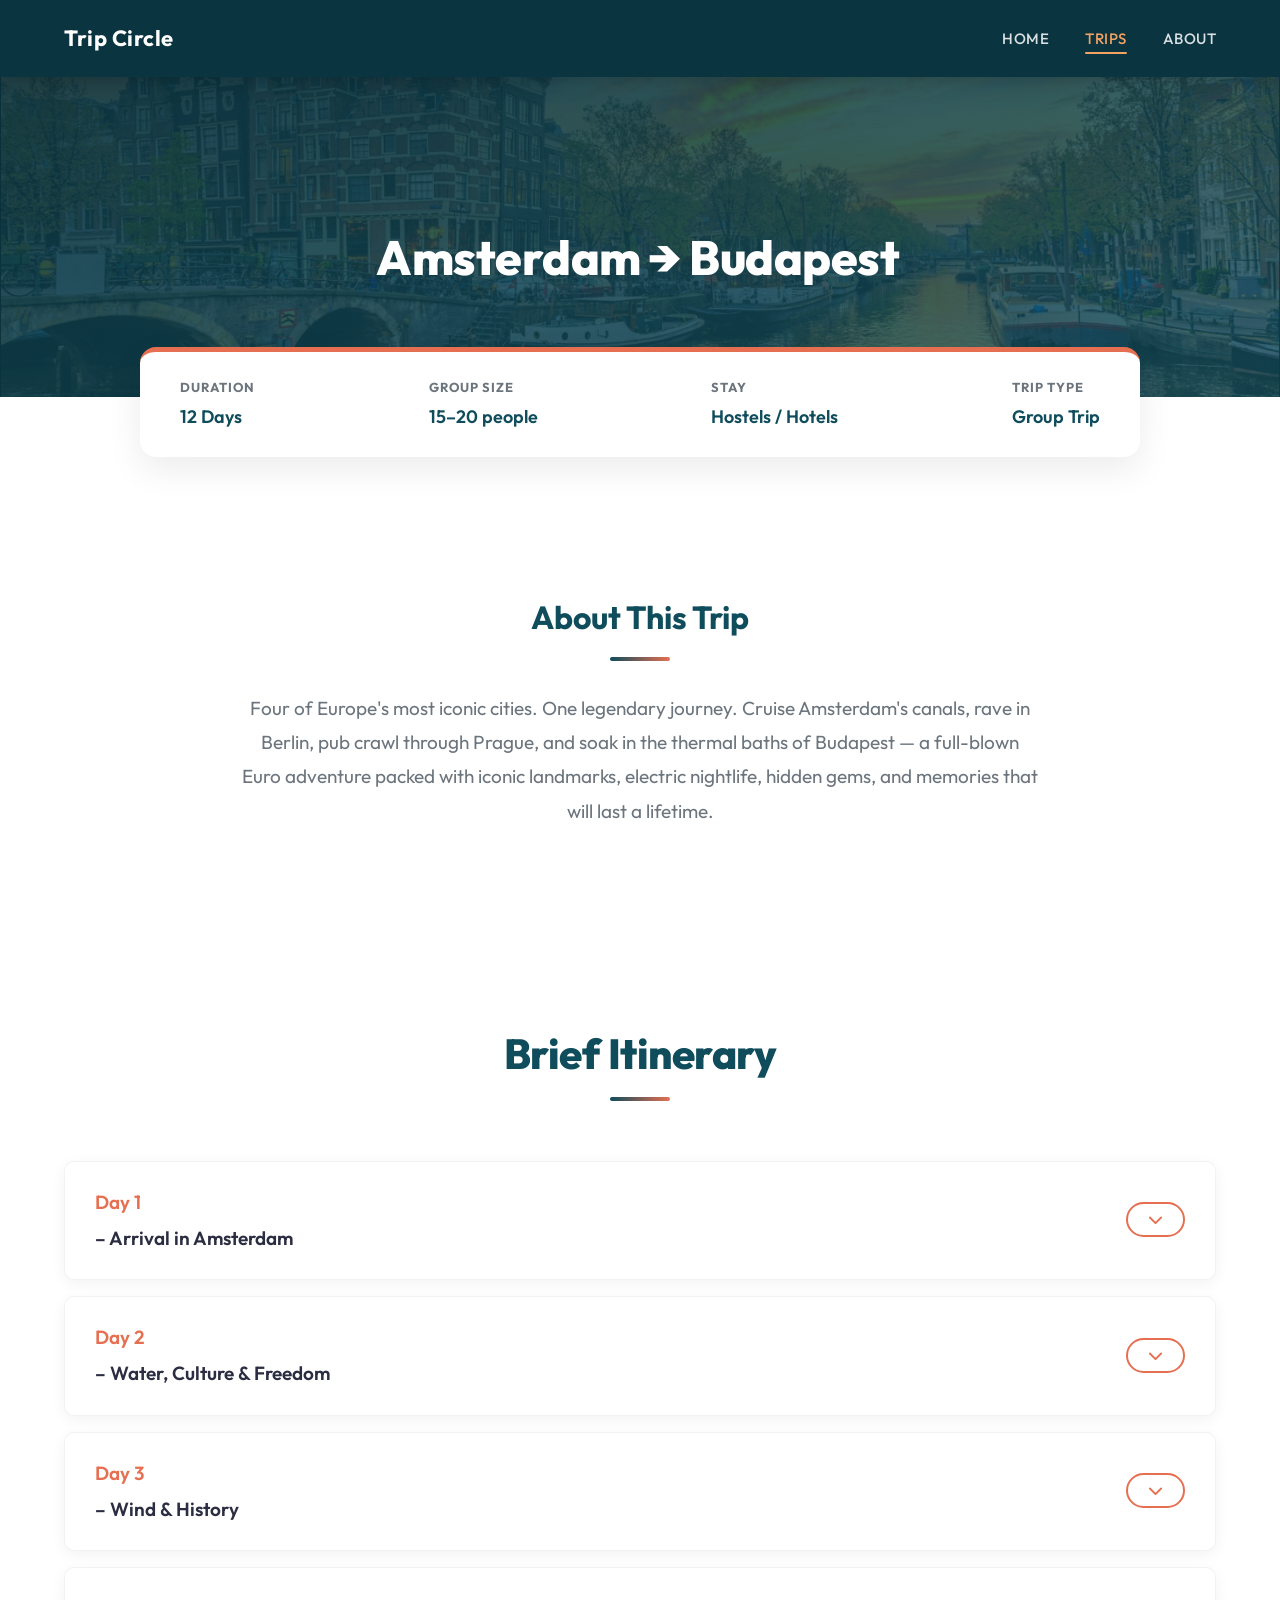
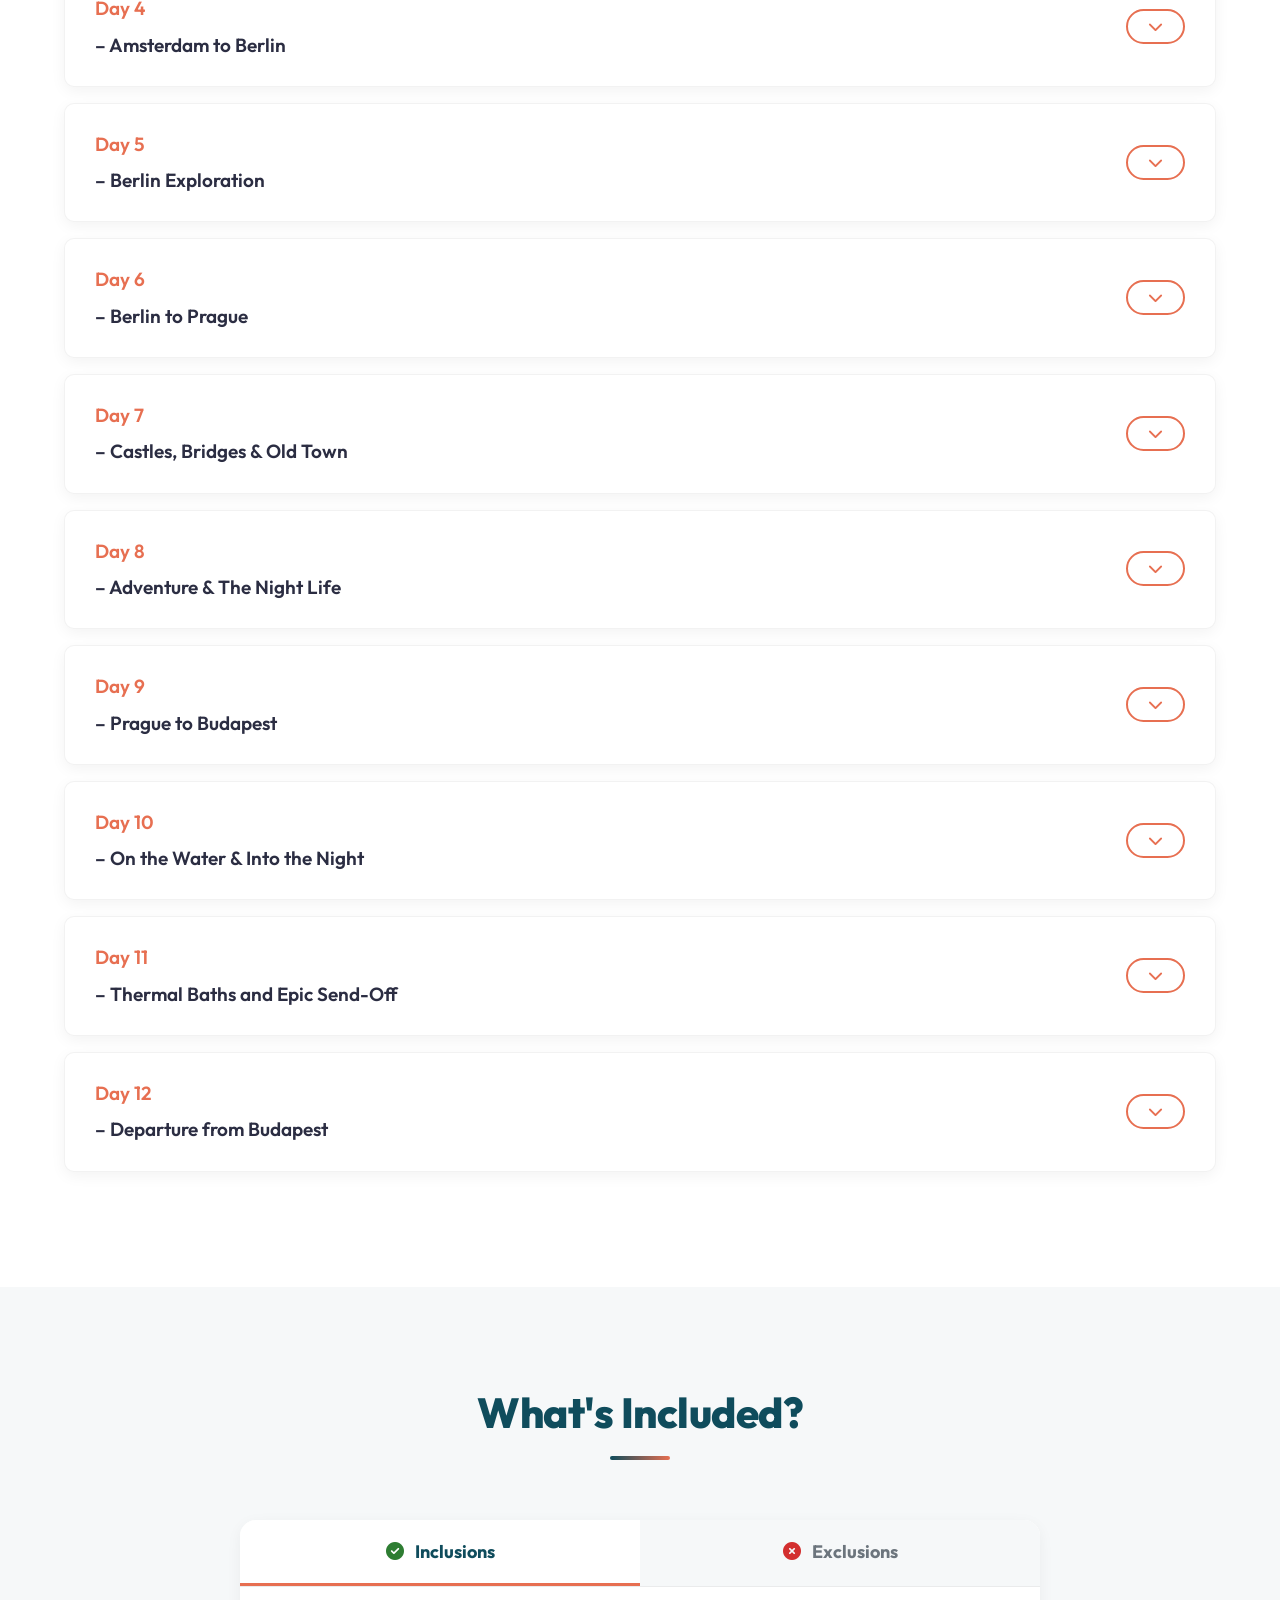
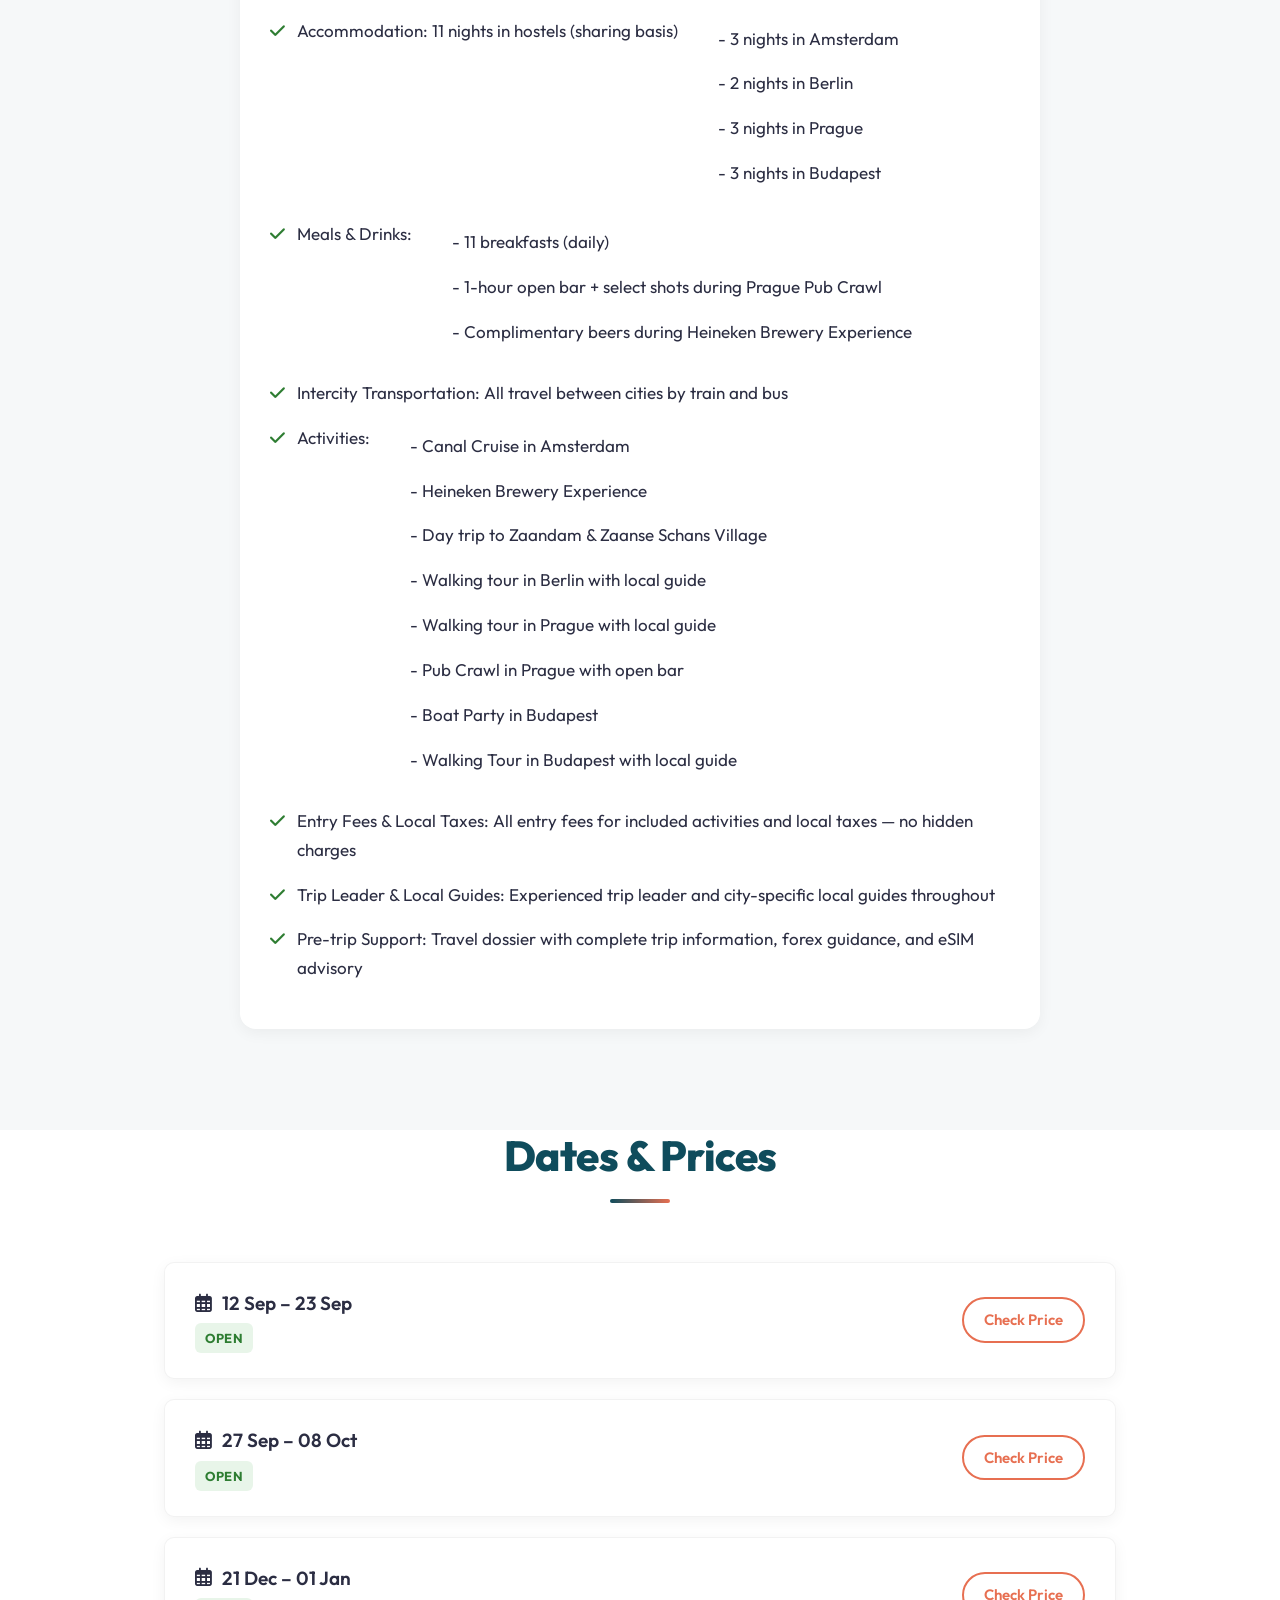
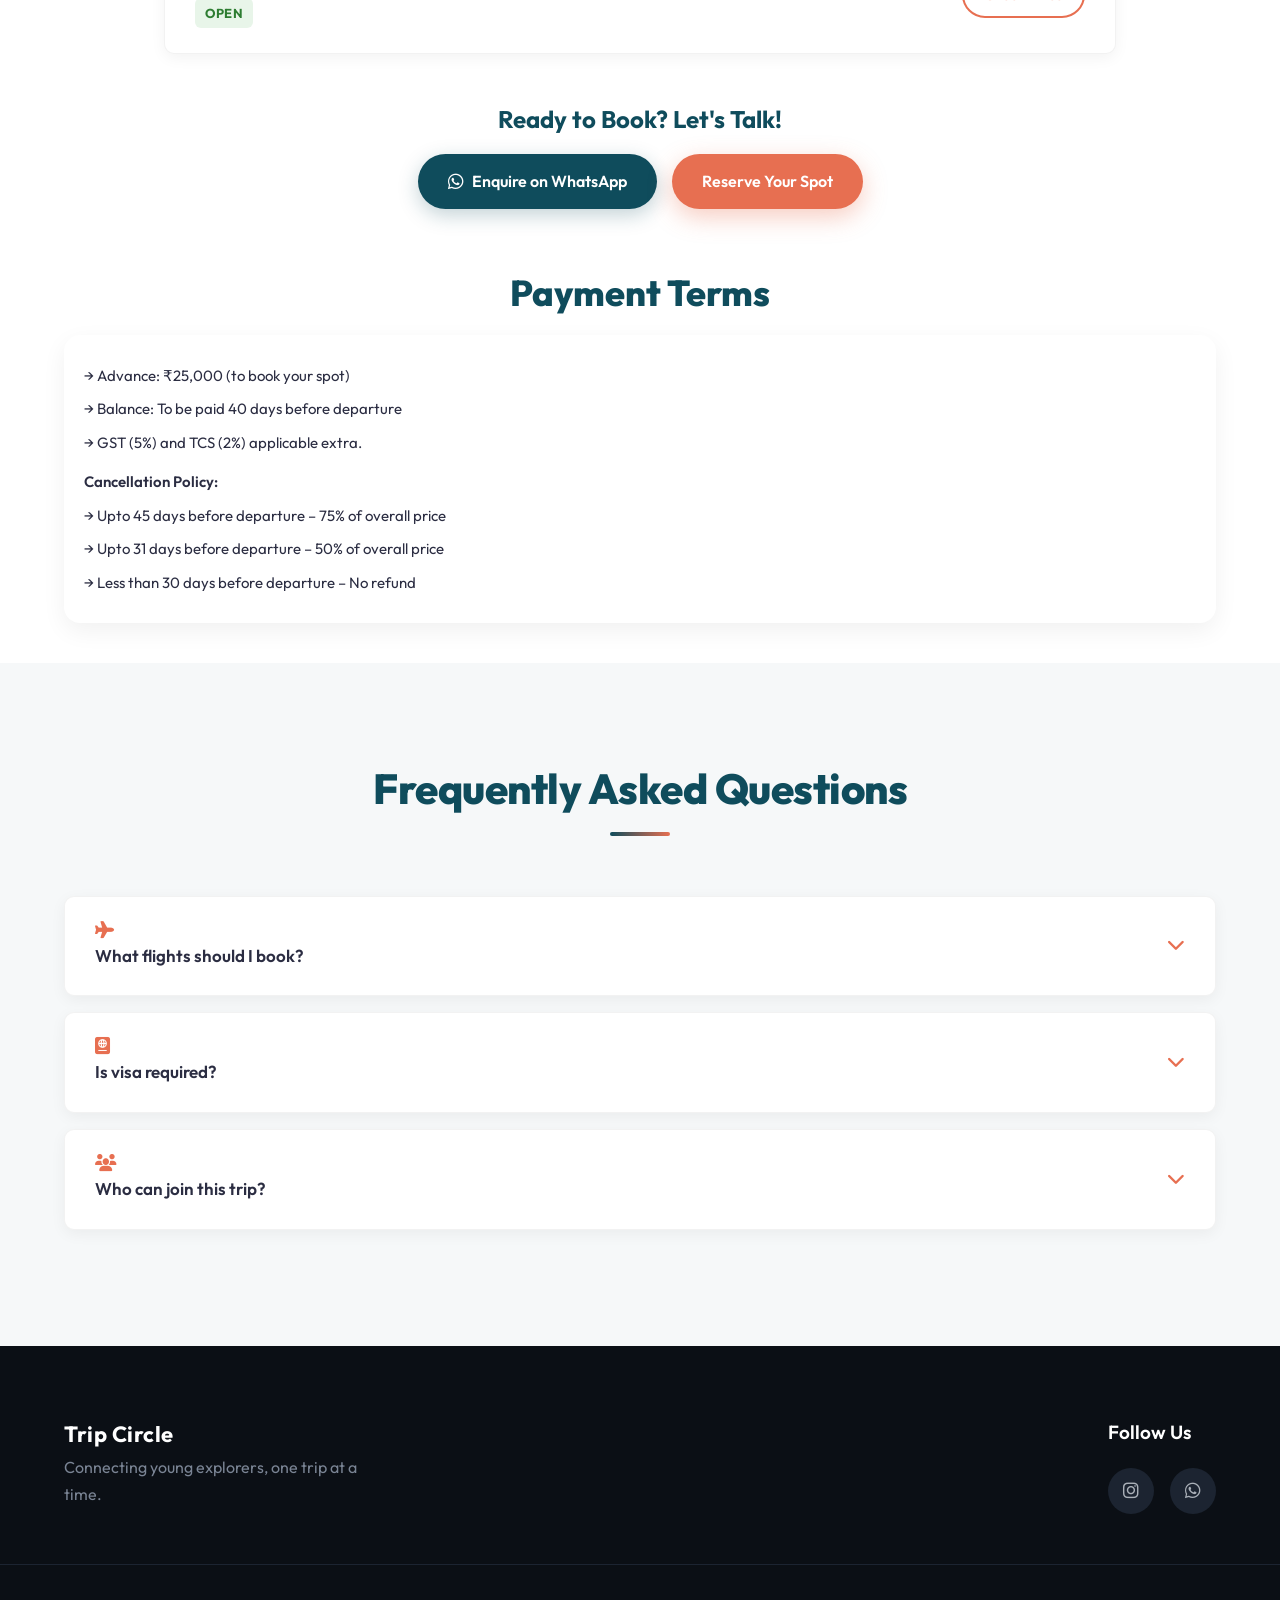
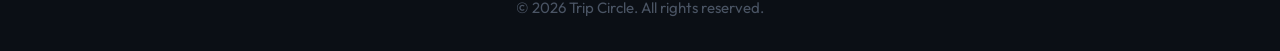
<file: europe-amsterdam-budapest.html>
<!DOCTYPE html>
<html lang="en">

<head>
    <meta charset="UTF-8">
    <meta name="viewport" content="width=device-width, initial-scale=1.0">
    <title>Amsterdam → Budapest - Trip Circle</title>
    <meta name="description" content="Amsterdam → Budapest: 4 Cities • 4 Countries • 12 Days.">
    <link rel="preconnect" href="https://fonts.googleapis.com">
    <link rel="preconnect" href="https://fonts.gstatic.com" crossorigin>
    <link href="https://fonts.googleapis.com/css2?family=Outfit:wght@300;400;500;600;700;800&display=swap" rel="stylesheet">
    <link rel="stylesheet" href="https://cdnjs.cloudflare.com/ajax/libs/font-awesome/6.4.0/css/all.min.css">
    <link rel="stylesheet" href="style.css">
</head>

<body>

    <!-- NAVIGATION -->
    <nav class="navbar-inner">
        <div class="nav-container">
            <a href="index.html" class="logo-text-only" style="text-decoration: none;">Trip Circle</a>
            <div class="menu-toggle">☰</div>
            <div class="menu-overlay"></div>
            <ul class="nav-links">
                <li><a href="index.html">Home</a></li>
                <li><a href="trips.html" class="active">Trips</a></li>
                <li><a href="about.html">About</a></li>
            </ul>
        </div>
    </nav>

    <!-- PAGE HERO -->
    <div class="page-hero" style="background-image: url('images/europe.jpg');">
        <div class="page-hero-overlay"></div>
        <h1>Amsterdam → Budapest</h1>
        <p style="color: white; position: relative; z-index: 2; font-size: 20px; font-weight: 500; margin-top: 10px; letter-spacing: 0.5px;">&nbsp;</p>
    </div>

    <!-- QUICK INFO BAR -->
    <div class="quick-info-bar fade-up-load">
        <div class="quick-info-item">
            <span class="label">Duration</span>
            <span class="value">12 Days</span>
        </div>
        <div class="quick-info-item">
            <span class="label">Group Size</span>
            <span class="value">15–20 people</span>
        </div>
        <div class="quick-info-item">
            <span class="label">Stay</span>
            <span class="value">Hostels / Hotels</span>
        </div>
        <div class="quick-info-item">
            <span class="label">Trip Type</span>
            <span class="value">Group Trip</span>
        </div>
    </div>

    <!-- ABOUT THIS TRIP -->
    <section class="section" style="padding-top: 80px;">
        <div class="container text-center fade-up">
            <h2 style="font-size: 32px; color: var(--primary); margin-bottom: 20px;">About This Trip</h2>
            <div class="title-underline" style="margin: 0 auto 30px;"></div>
            <p style="font-size: 19px; color: var(--text-muted); max-width: 800px; margin: 0 auto; line-height: 1.8;">
                Four of Europe's most iconic cities. One legendary journey. Cruise Amsterdam's canals, rave in Berlin, pub crawl through Prague, and soak in the thermal baths of Budapest — a full-blown Euro adventure packed with iconic landmarks, electric nightlife, hidden gems, and memories that will last a lifetime.
            </p>
        </div>
    </section>

    <!-- BRIEF ITINERARY (ACCORDION) -->
    <section class="section">
        <div class="container fade-up">
            <div class="section-title">
                <h2>Brief Itinerary</h2>
                <div class="title-underline"></div>
            </div>
            
            <div class="dates-pricing-wrapper">
                <!-- Amsterdam -->
                <div class="accordion-item">
                    <div class="accordion-header" onclick="toggleAccordion(this)">
                        <div class="accordion-date"><span style="color: var(--secondary); margin-right: 8px;">Day 1</span> – Arrival in Amsterdam</div>
                        <div class="accordion-btn"><i class="fas fa-chevron-down"></i></div>
                    </div>
                    <div class="accordion-body">
                        <div class="accordion-content">Arrive in Amsterdam, check in and explore your first evening in one of Europe's most liberating cities – let’s start the evening (when it is still young and not hazy!) with a free drink on the house! and explore the best kept secrets of Amsterdam!</div>
                    </div>
                </div>

                <div class="accordion-item">
                    <div class="accordion-header" onclick="toggleAccordion(this)">
                        <div class="accordion-date"><span style="color: var(--secondary); margin-right: 8px;">Day 2</span> – Water, Culture & Freedom</div>
                        <div class="accordion-btn"><i class="fas fa-chevron-down"></i></div>
                    </div>
                    <div class="accordion-body">
                        <div class="accordion-content">We start the day with a Canal Cruise drifting through Amsterdam's UNESCO-listed canal ring aboard a glass-topped boat. Later we head to the legendary Heineken Experience — learn the brewing process, discover the brand's 150-year history, and enjoy a couple of complimentary beers as part of the experience.</div>
                    </div>
                </div>

                <div class="accordion-item">
                    <div class="accordion-header" onclick="toggleAccordion(this)">
                        <div class="accordion-date"><span style="color: var(--secondary); margin-right: 8px;">Day 3</span> – Wind & History</div>
                        <div class="accordion-btn"><i class="fas fa-chevron-down"></i></div>
                    </div>
                    <div class="accordion-body">
                        <div class="accordion-content">Today we go on a day trip to Zaandam & Zaanse Schans: Escape the city to this open-air museum village where traditional Dutch windmills, wooden clog workshops, and cheese farms paint a vivid picture of Holland's rural heritage</div>
                    </div>
                </div>

                <div class="accordion-item">
                    <div class="accordion-header" onclick="toggleAccordion(this)">
                        <div class="accordion-date"><span style="color: var(--secondary); margin-right: 8px;">Day 4</span> – Amsterdam to Berlin</div>
                        <div class="accordion-btn"><i class="fas fa-chevron-down"></i></div>
                    </div>
                    <div class="accordion-body">
                        <div class="accordion-content">Transfer to Berlin by the intercity train. Freshen up and experience Berlin's nightlife which is legendary and genre-defining — from techno temples in repurposed power stations to intimate jazz cellars and rooftop bars. The city truly comes alive after dark.</div>
                    </div>
                </div>

                <!-- Berlin -->
                <div class="accordion-item">
                    <div class="accordion-header" onclick="toggleAccordion(this)">
                        <div class="accordion-date"><span style="color: var(--secondary); margin-right: 8px;">Day 5</span> – Berlin Exploration</div>
                        <div class="accordion-btn"><i class="fas fa-chevron-down"></i></div>
                    </div>
                    <div class="accordion-body">
                        <div class="accordion-content">We start the day with a Walking Tour with Local Guide: Navigate Checkpoint Charlie, the Brandenburg Gate, the Holocaust Memorial, and the Reichstag — a city-wide open-air museum of 20th-century history told in concrete, bronze, and memory. Try the Berlin swing, and explore Dark matter - a unique experience before heading out for another techno night-out.</div>
                    </div>
                </div>

                <div class="accordion-item">
                    <div class="accordion-header" onclick="toggleAccordion(this)">
                        <div class="accordion-date"><span style="color: var(--secondary); margin-right: 8px;">Day 6</span> – Berlin to Prague</div>
                        <div class="accordion-btn"><i class="fas fa-chevron-down"></i></div>
                    </div>
                    <div class="accordion-body">
                        <div class="accordion-content">Transfer to Prague — a fairy-tale city of gothic spires, baroque palaces, and medieval bridges seemingly untouched by the modern world. Check in and take your first evening stroll across the Charles Bridge at dusk — one of Europe's most magical moments.</div>
                    </div>
                </div>

                <div class="accordion-item">
                    <div class="accordion-header" onclick="toggleAccordion(this)">
                        <div class="accordion-date"><span style="color: var(--secondary); margin-right: 8px;">Day 7</span> – Castles, Bridges & Old Town</div>
                        <div class="accordion-btn"><i class="fas fa-chevron-down"></i></div>
                    </div>
                    <div class="accordion-body">
                        <div class="accordion-content">We start the day with a walking Tour with Local Guide: Wind through the labyrinthine cobblestone lanes of Malá Strana, across the Vltava River, and up to the commanding heights of Prague Castle. Watch the medieval Astronomical Clock strike the hour, surrounded by Gothic churches and Romanesque cellars turned into jazz bars.</div>
                    </div>
                </div>

                <div class="accordion-item">
                    <div class="accordion-header" onclick="toggleAccordion(this)">
                        <div class="accordion-date"><span style="color: var(--secondary); margin-right: 8px;">Day 8</span> – Adventure & The Night Life</div>
                        <div class="accordion-btn"><i class="fas fa-chevron-down"></i></div>
                    </div>
                    <div class="accordion-body">
                        <div class="accordion-content">Wake up at your own time on this (free) day – those with adrenaline rush head out for a thrilling sky diving experience or take a short drive to the Skoda museum (any car lovers here?) or just walk around this pretty city and try out some amazing cafes (one of the cafes was frequented by Einstein) before an epic Pub Crawl in the night.</div>
                    </div>
                </div>

                <!-- Prague -->
                <div class="accordion-item">
                    <div class="accordion-header" onclick="toggleAccordion(this)">
                        <div class="accordion-date"><span style="color: var(--secondary); margin-right: 8px;">Day 9</span> – Prague to Budapest</div>
                        <div class="accordion-btn"><i class="fas fa-chevron-down"></i></div>
                    </div>
                    <div class="accordion-body">
                        <div class="accordion-content">Route: Prague → Budapest by bus  
The final leg of the overland journey sweeps south through the Czech and Slovak countryside before crossing into Hungary. Budapest — the grand old capital straddling the Danube — greets you with its dramatic Chain Bridge, thermal steam, and ruin bar culture.</div>
                    </div>
                </div>

                <div class="accordion-item">
                    <div class="accordion-header" onclick="toggleAccordion(this)">
                        <div class="accordion-date"><span style="color: var(--secondary); margin-right: 8px;">Day 10</span> – On the Water & Into the Night</div>
                        <div class="accordion-btn"><i class="fas fa-chevron-down"></i></div>
                    </div>
                    <div class="accordion-body">
                        <div class="accordion-content">Explore the twin cities of Buda and Pest — stroll the UNESCO-listed Andrássy Avenue, visit the neo-Gothic Parliament Building on the Danube bank, and cross the iconic Chain Bridge between two distinct worlds. In the evening, cruise the Danube aboard a party boat — music, dancing, and the city's most romantic skyline all in one unforgettable evening.</div>
                    </div>
                </div>

                <div class="accordion-item">
                    <div class="accordion-header" onclick="toggleAccordion(this)">
                        <div class="accordion-date"><span style="color: var(--secondary); margin-right: 8px;">Day 11</span> – Thermal Baths and Epic Send-Off</div>
                        <div class="accordion-btn"><i class="fas fa-chevron-down"></i></div>
                    </div>
                    <div class="accordion-body">
                        <div class="accordion-content">Széchenyi Thermal Bath: Soak in Budapest's most famous thermal spa — an opulent 1913 neo-baroque palace of steaming outdoor pools and indoor baths fed by natural geothermal springs. We regroup in the evening one last evening for some fun.</div>
                    </div>
                </div>

                <div class="accordion-item">
                    <div class="accordion-header" onclick="toggleAccordion(this)">
                        <div class="accordion-date"><span style="color: var(--secondary); margin-right: 8px;">Day 12</span> – Departure from Budapest</div>
                        <div class="accordion-btn"><i class="fas fa-chevron-down"></i></div>
                    </div>
                    <div class="accordion-body">
                        <div class="accordion-content">A final morning in Budapest before transferring to the airport and flying home. Twelve days, four countries, four cities, and a lifetime of stories.</div>
                    </div>
                </div>
            </div>
        </div>
    </section>

    <!-- INCLUSIONS & EXCLUSIONS -->
    <section class="section bg-light">
        <div class="container fade-up">
            <div class="section-title">
                <h2>What's Included?</h2>
                <div class="title-underline"></div>
            </div>
            
            <div class="tabs-container">
                <div class="tab-header">
                    <button class="tab-btn active" onclick="openTab(event, 'inclusions')"><i class="fas fa-check-circle" style="color: #2e7d32; margin-right: 8px;"></i> Inclusions</button>
                    <button class="tab-btn" onclick="openTab(event, 'exclusions')"><i class="fas fa-times-circle" style="color: #d32f2f; margin-right: 8px;"></i> Exclusions</button>
                </div>
                
                <!-- Tab: Inclusions -->
                <div id="inclusions" class="tabcontent active">
                    <ul class="tab-list inc">
                        <li>
                            <i class="fas fa-check"></i> Accommodation: 11 nights in hostels (sharing basis)
                            <ul style="margin-left: 28px; margin-top: 8px; list-style-type: none; padding-left: 0;">
                                <li>- 3 nights in Amsterdam</li>
                                <li>- 2 nights in Berlin</li>
                                <li>- 3 nights in Prague</li>
                                <li>- 3 nights in Budapest</li>
                            </ul>
                        </li>
                        <li>
                            <i class="fas fa-check"></i> Meals & Drinks:
                            <ul style="margin-left: 28px; margin-top: 8px; list-style-type: none; padding-left: 0;">
                                <li>- 11 breakfasts (daily)</li>
                                <li>- 1-hour open bar + select shots during Prague Pub Crawl</li>
                                <li>- Complimentary beers during Heineken Brewery Experience</li>
                            </ul>
                        </li>
                        <li><i class="fas fa-check"></i> Intercity Transportation: All travel between cities by train and bus</li>
                        <li>
                            <i class="fas fa-check"></i> Activities:
                            <ul style="margin-left: 28px; margin-top: 8px; list-style-type: none; padding-left: 0;">
                                <li>- Canal Cruise in Amsterdam</li>
                                <li>- Heineken Brewery Experience</li>
                                <li>- Day trip to Zaandam & Zaanse Schans Village</li>
                                <li>- Walking tour in Berlin with local guide</li>
                                <li>- Walking tour in Prague with local guide</li>
                                <li>- Pub Crawl in Prague with open bar</li>
                                <li>- Boat Party in Budapest</li>
                                <li>- Walking Tour in Budapest with local guide</li>
                            </ul>
                        </li>
                        <li><i class="fas fa-check"></i> Entry Fees & Local Taxes: All entry fees for included activities and local taxes — no hidden charges</li>
                        <li><i class="fas fa-check"></i> Trip Leader & Local Guides: Experienced trip leader and city-specific local guides throughout</li>
                        <li><i class="fas fa-check"></i> Pre-trip Support: Travel dossier with complete trip information, forex guidance, and eSIM advisory</li>
                    </ul>
                </div>
                
                <!-- Tab: Exclusions -->
                <div id="exclusions" class="tabcontent">
                    <ul class="tab-list exc">
                        <li><i class="fas fa-times"></i> International flights (into Amsterdam and out of Budapest)</li>
                        <li><i class="fas fa-times"></i> Schengen visa fees and visa assistance charges</li>
                        <li><i class="fas fa-times"></i> GST (5%) and TCS (2%) applicable extra</li>
                        <li><i class="fas fa-times"></i> Meals and beverages not specified in the itinerary</li>
                        <li><i class="fas fa-times"></i> Personal expenses: tips, laundry, shopping, phone bills</li>
                        <li><i class="fas fa-times"></i> Optional activities and personal excursions</li>
                        <li><i class="fas fa-times"></i> Travel insurance</li>
                        <li><i class="fas fa-times"></i> Airport transfers (unless specified)</li>
                    </ul>
                </div>
            </div>
        </div>
    </section>

    <!-- DATES & PRICES ACCORDION -->
    <section class="dates-prices">
        <div class="container">
            <div class="section-title fade-up">
                <h2>Dates & Prices</h2>
                <div class="title-underline"></div>
            </div>
            
            <div class="dates-pricing-wrapper fade-up">
                
                <!-- Departure 1 -->
                <div class="accordion-item">
                    <div class="accordion-header" onclick="toggleAccordion(this)">
                        <div>
                            <div class="accordion-date"><i class="far fa-calendar-alt"></i> 12 Sep – 23 Sep</div>
                            <div class="accordion-status">Open</div>
                        </div>
                        <div class="accordion-btn">Check Price</div>
                    </div>
                    <div class="accordion-body">
                        <div class="accordion-content">
                            <div class="pricing-table-wrapper">
                                <table class="pricing-table">
                                    <thead>
                                        <tr>
                                            <th>Book Before</th>
                                            <th>Price (pp)</th>
                                        </tr>
                                    </thead>
                                    <tbody>
                                        <tr><td>29 Jun</td><td>₹1,25,000</td></tr>
                                        <tr><td>14 Jul</td><td>₹1,30,000</td></tr>
                                        <tr><td>29 Jul</td><td>₹1,35,000</td></tr>
                                    </tbody>
                                </table>
                            </div>
                            <div>GST (5%) and TCS (2%) applicable extra</div>
                        </div>
                        <div style="display: flex; gap: 15px; margin-top: 24px; flex-wrap: wrap;">
                            <a href="https://wa.me/919480068906" class="btn btn-secondary" style="flex: 1; min-width: 200px; justify-content: center;" target="_blank"><i class="fab fa-whatsapp"></i> Enquire on WhatsApp</a>
                            <a href="https://forms.gle/ajJf6RtngLu6pWBg6" class="btn btn-primary" style="flex: 1; min-width: 200px; justify-content: center;" target="_blank">Reserve Your Spot</a>
                        </div>
                    </div>
                </div>

                <!-- Departure 2 -->
                <div class="accordion-item">
                    <div class="accordion-header" onclick="toggleAccordion(this)">
                        <div>
                            <div class="accordion-date"><i class="far fa-calendar-alt"></i> 27 Sep – 08 Oct</div>
                            <div class="accordion-status">Open</div>
                        </div>
                        <div class="accordion-btn">Check Price</div>
                    </div>
                    <div class="accordion-body">
                        <div class="accordion-content">
                            <div class="pricing-table-wrapper">
                                <table class="pricing-table">
                                    <thead>
                                        <tr>
                                            <th>Book Before</th>
                                            <th>Price (pp)</th>
                                        </tr>
                                    </thead>
                                    <tbody>
                                        <tr><td>14 Jul</td><td>₹1,25,000</td></tr>
                                        <tr><td>29 Jul</td><td>₹1,30,000</td></tr>
                                        <tr><td>13 Aug</td><td>₹1,35,000</td></tr>
                                    </tbody>
                                </table>
                            </div>
                            <div>GST (5%) and TCS (2%) applicable extra</div>
                        </div>
                        <div style="display: flex; gap: 15px; margin-top: 24px; flex-wrap: wrap;">
                            <a href="https://wa.me/919480068906" class="btn btn-secondary" style="flex: 1; min-width: 200px; justify-content: center;" target="_blank"><i class="fab fa-whatsapp"></i> Enquire on WhatsApp</a>
                            <a href="https://forms.gle/ajJf6RtngLu6pWBg6" class="btn btn-primary" style="flex: 1; min-width: 200px; justify-content: center;" target="_blank">Reserve Your Spot</a>
                        </div>
                    </div>
                </div>

                <!-- Departure 3 -->
                <div class="accordion-item">
                    <div class="accordion-header" onclick="toggleAccordion(this)">
                        <div>
                            <div class="accordion-date"><i class="far fa-calendar-alt"></i> 21 Dec – 01 Jan</div>
                            <div class="accordion-status">Open</div>
                        </div>
                        <div class="accordion-btn">Check Price</div>
                    </div>
                    <div class="accordion-body">
                        <div class="accordion-content">
                            <div class="pricing-table-wrapper">
                                <table class="pricing-table">
                                    <thead>
                                        <tr>
                                            <th>Book Before</th>
                                            <th>Price (pp)</th>
                                        </tr>
                                    </thead>
                                    <tbody>
                                        <tr><td>7 Oct</td><td>₹1,25,000</td></tr>
                                        <tr><td>22 Oct</td><td>₹1,30,000</td></tr>
                                        <tr><td>6 Nov</td><td>₹1,35,000</td></tr>
                                    </tbody>
                                </table>
                            </div>
                            <div>GST (5%) and TCS (2%) applicable extra</div>
                        </div>
                        <div style="display: flex; gap: 15px; margin-top: 24px; flex-wrap: wrap;">
                            <a href="https://wa.me/919480068906" class="btn btn-secondary" style="flex: 1; min-width: 200px; justify-content: center;" target="_blank"><i class="fab fa-whatsapp"></i> Enquire on WhatsApp</a>
                            <a href="https://forms.gle/ajJf6RtngLu6pWBg6" class="btn btn-primary" style="flex: 1; min-width: 200px; justify-content: center;" target="_blank">Reserve Your Spot</a>
                        </div>
                    </div>
                </div>

            </div>

            <!-- GLOBAL CTA -->
            <div class="text-center fade-up" style="margin-top: 50px;">
                <h3 style="font-size: 24px; color: var(--primary); margin-bottom: 20px;">Ready to Book? Let's Talk!</h3>
                <div style="display: flex; gap: 15px; justify-content: center; flex-wrap: wrap;">
                    <a href="https://wa.me/919480068906" class="btn btn-secondary pulse-anim" style="padding: 14px 30px; font-size: 16px; border-radius: 50px; display: inline-flex; align-items: center; gap: 8px;" target="_blank" rel="noopener noreferrer"><i class="fab fa-whatsapp"></i> Enquire on WhatsApp</a>
                    <a href="https://forms.gle/ajJf6RtngLu6pWBg6" class="btn btn-primary" style="padding: 14px 30px; font-size: 16px; border-radius: 50px;" target="_blank">Reserve Your Spot</a>
                </div>
            </div>
        </div>
    </section>

    <section class="payment-terms-section">
        <div class="container">
            <h2>Payment Terms</h2>
            <div class="payment-box">
                <!-- PAYMENT_TERMS_DYNAMIC -->
            </div>
        </div>
    </section>

    <!-- FAQ SECTION -->
    <section class="section bg-light">
        <div class="container fade-up">
            <div class="section-title">
                <h2>Frequently Asked Questions</h2>
                <div class="title-underline"></div>
            </div>
            <div class="dates-pricing-wrapper">
                
                

                <div class="accordion-item">
                    <div class="accordion-header" onclick="toggleAccordion(this)">
                        <div class="accordion-date" style="font-size: 17px; font-weight: 600;"><i class="fas fa-plane" style="color: var(--secondary);"></i> What flights should I book?</div>
                        <div class="accordion-btn" style="border: none; padding: 0;"><i class="fas fa-chevron-down" style="font-size: 18px;"></i></div>
                    </div>
                    <div class="accordion-body">
                        <div class="accordion-content">Book your flights to Amsterdam and outbound from Budapest. Our team will guide you on the flight timings.</div>
                    </div>
                </div>

                <div class="accordion-item">
                    <div class="accordion-header" onclick="toggleAccordion(this)">
                        <div class="accordion-date" style="font-size: 17px; font-weight: 600;"><i class="fas fa-passport" style="color: var(--secondary);"></i> Is visa required?</div>
                        <div class="accordion-btn" style="border: none; padding: 0;"><i class="fas fa-chevron-down" style="font-size: 18px;"></i></div>
                    </div>
                    <div class="accordion-body">
                        <div class="accordion-content">Indian passport holders need a Schengen visa for this trip. Our team will guide you through the process.</div>
                    </div>
                </div>

                <div class="accordion-item">
                    <div class="accordion-header" onclick="toggleAccordion(this)">
                        <div class="accordion-date" style="font-size: 17px; font-weight: 600;"><i class="fas fa-users" style="color: var(--secondary);"></i> Who can join this trip?</div>
                        <div class="accordion-btn" style="border: none; padding: 0;"><i class="fas fa-chevron-down" style="font-size: 18px;"></i></div>
                    </div>
                    <div class="accordion-body">
                        <div class="accordion-content">Join solo, with a partner, friends, or family — either way you’ll have a great experience.</div>
                    </div>
                </div>

            </div>
        </div>
    </section>

    <!-- FOOTER -->
    <footer class="footer">
        <div class="container footer-content">
            <div class="brand">
                <div class="logo-text-only">Trip Circle</div>
                <p>Connecting young explorers, one trip at a time.</p>
            </div>
            <div class="links">
                <p>Follow Us</p>
                <div class="socials">
                    <a href="https://www.instagram.com/trip.circle?igsh=MXNuM3I5YWVoNGF1Mg==" target="_blank" rel="noopener noreferrer"><i class="fab fa-instagram"></i></a>
                    <a href="https://whatsapp.com/channel/0029VbBq3bUJkK7CwxouRG3i" target="_blank" rel="noopener noreferrer"><i class="fab fa-whatsapp"></i></a>
                </div>
            </div>
        </div>
        <div class="copyright">&copy; 2026 Trip Circle. All rights reserved.</div>
    </footer>

    <!-- STICKY MOBILE CTA -->
    <div class="sticky-mobile-cta">
        <div style="display: flex; gap: 10px;">
            <a href="https://wa.me/919480068906" class="btn btn-secondary pulse-anim" style="flex: 1; padding: 14px; font-size: 15px; justify-content: center; text-align: center;" target="_blank"><i class="fab fa-whatsapp"></i> Chat</a>
            <a href="https://forms.gle/ajJf6RtngLu6pWBg6" class="btn btn-primary" style="flex: 1; padding: 14px; font-size: 15px; justify-content: center; text-align: center;" target="_blank">Reserve Your Spot</a>
        </div>
    </div>

    <!-- JS SCRIPTS -->
    <script>
        function applyDynamicWhatsAppLinks() {
            const baseWhatsAppUrl = "https://wa.me/919480068906";
            const defaultTripName = (document.querySelector(".page-hero h1, .hero h1, h1")?.textContent || document.title || "Trip")
                .replace(/\s*-\s*Trip Circle\s*$/i, "")
                .trim();

            document.querySelectorAll("a[href*=\"wa.me/919480068906\"]").forEach(link => {
                let tripName = defaultTripName;
                const tripCard = link.closest(".trip-card, .trip-item, .destination-card, .card");
                const heading = tripCard ? tripCard.querySelector("h2, h3, h4") : null;
                if (heading && heading.textContent.trim()) {
                    tripName = heading.textContent.trim();
                }

                const message = "Hi Trip Circle, I'm interested in " + tripName + ". Please share details.";
                link.href = baseWhatsAppUrl + "?text=" + encodeURIComponent(message);
            });
        }

        document.addEventListener('DOMContentLoaded', () => {
            applyDynamicWhatsAppLinks();
            const observer = new IntersectionObserver((entries, obs) => {
                entries.forEach(entry => {
                    if (entry.isIntersecting) {
                        entry.target.classList.add('visible');
                        obs.unobserve(entry.target);
                    }
                });
            }, { threshold: 0.12 });
            document.querySelectorAll('.fade-up, .fade-up-load').forEach(el => observer.observe(el));
        });

        function toggleAccordion(header) {
            const item = header.parentElement;
            const body = item.querySelector('.accordion-body');
            
            item.classList.toggle('active');
            
            if (item.classList.contains('active')) {
                body.style.maxHeight = body.scrollHeight + "px";
                setTimeout(() => {
                    item.scrollIntoView({ behavior: 'smooth', block: 'nearest' });
                }, 300);
            } else {
                body.style.maxHeight = null;
            }
        }

        function openTab(evt, tabName) {
            var i, tabcontent, tablinks;
            tabcontent = document.getElementsByClassName("tabcontent");
            for (i = 0; i < tabcontent.length; i++) {
                tabcontent[i].style.display = "none";
                tabcontent[i].classList.remove("active");
            }
            tablinks = document.getElementsByClassName("tab-btn");
            for (i = 0; i < tablinks.length; i++) {
                tablinks[i].className = tablinks[i].className.replace(" active", "");
            }
            document.getElementById(tabName).style.display = "block";
            
            // Add slight delay to trigger opacity transition
            setTimeout(() => {
                document.getElementById(tabName).classList.add("active");
            }, 10);
            
            evt.currentTarget.className += " active";
        }

        const menu = document.querySelector(".nav-links");
        const overlay = document.querySelector(".menu-overlay");
        const menuToggle = document.querySelector(".menu-toggle");

        if (menuToggle && menu && overlay) {
            menuToggle.onclick = () => {
                menu.classList.toggle("active");
                overlay.classList.toggle("active");
            };

            overlay.onclick = () => {
                menu.classList.remove("active");
                overlay.classList.remove("active");
            };

            document.querySelectorAll(".nav-links a").forEach(link => {
                link.addEventListener("click", () => {
                    menu.classList.remove("active");
                    overlay.classList.remove("active");
                });
            });
        }
    </script>
    <script src="script.js"></script>
</body>
</html>
</file>
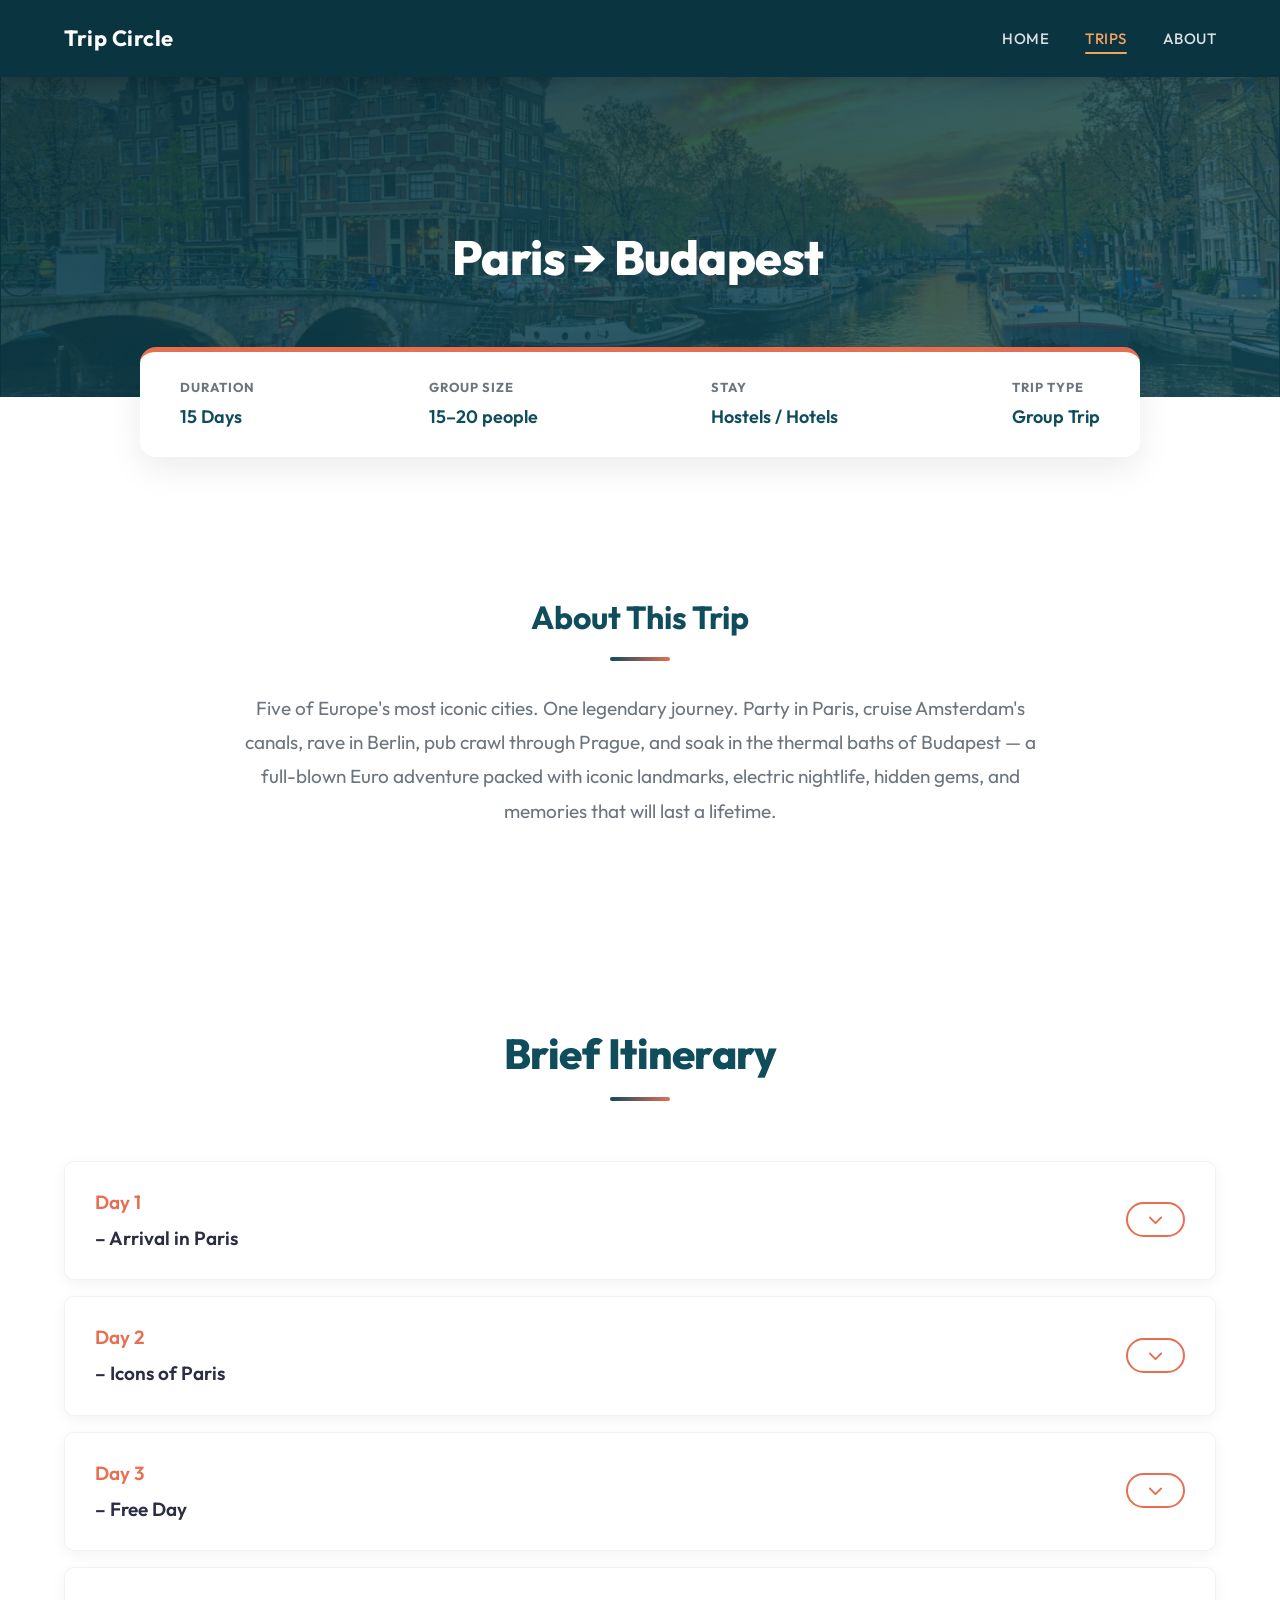
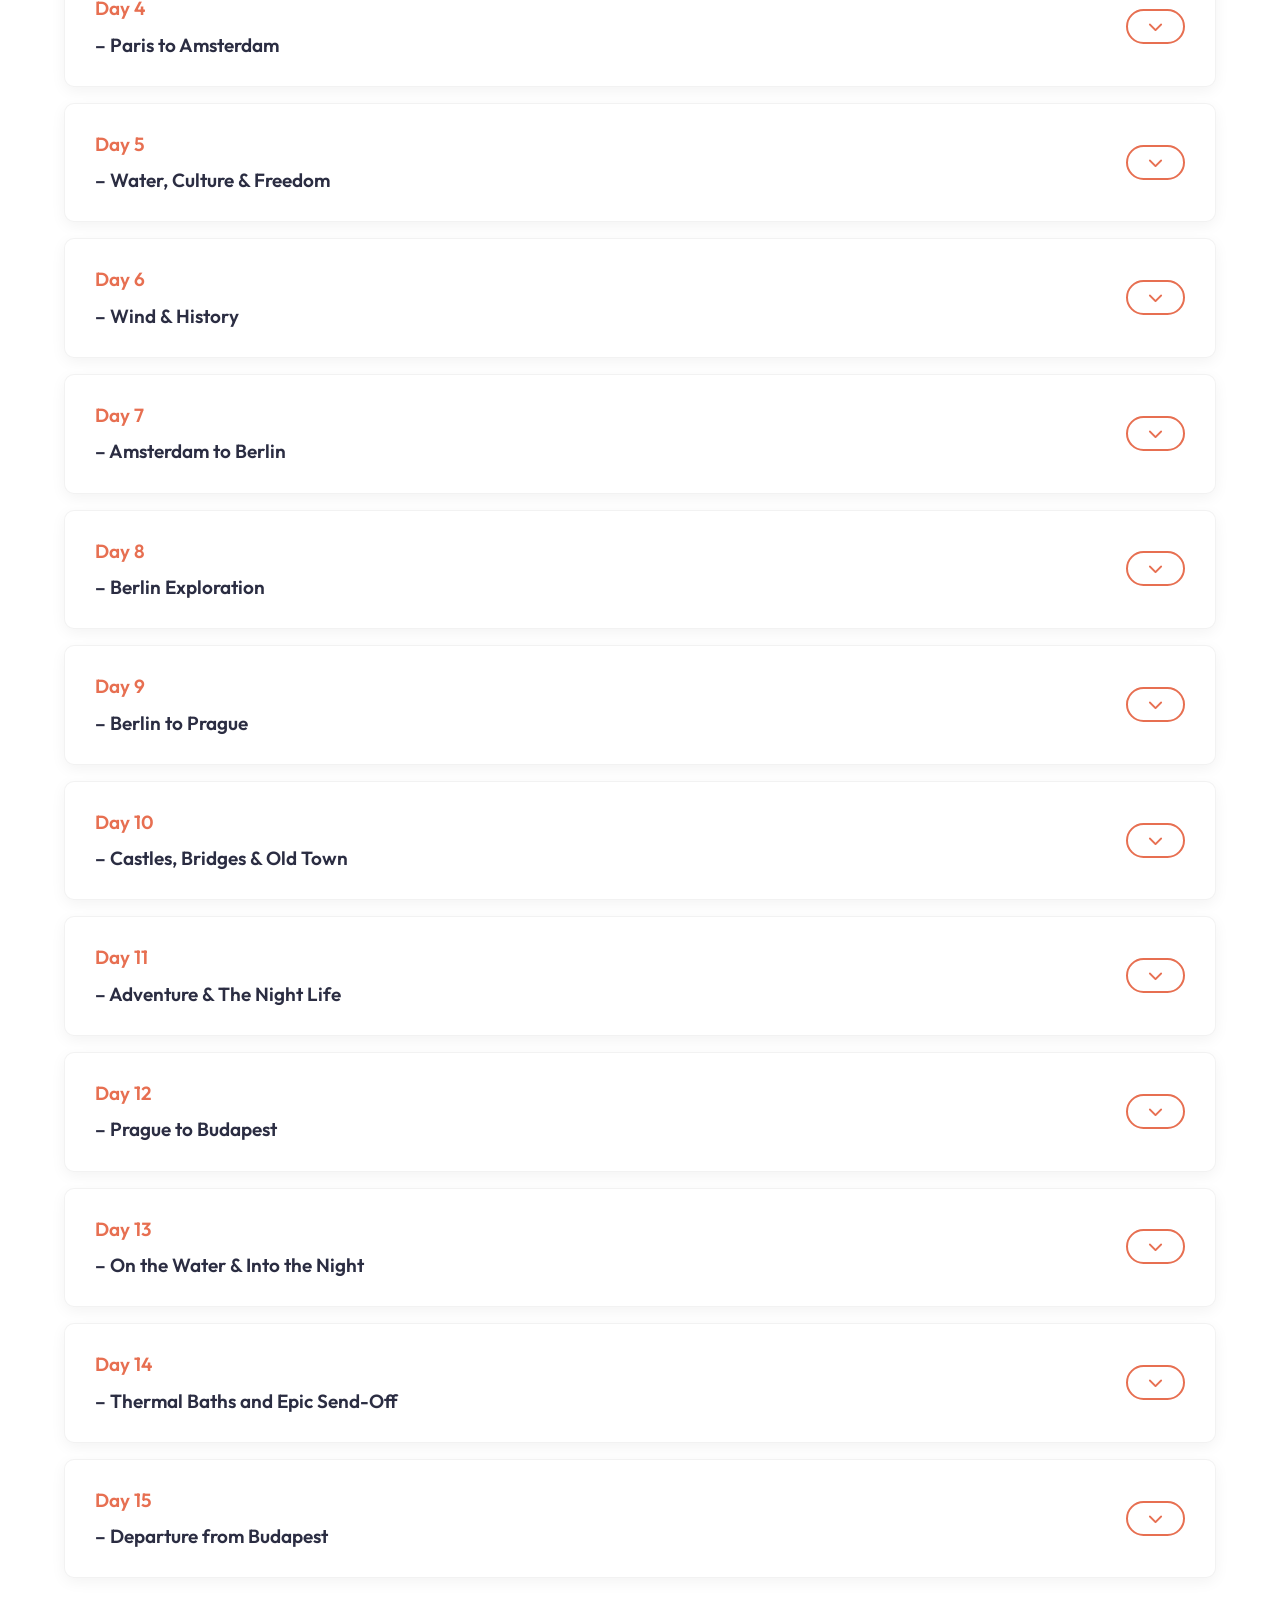
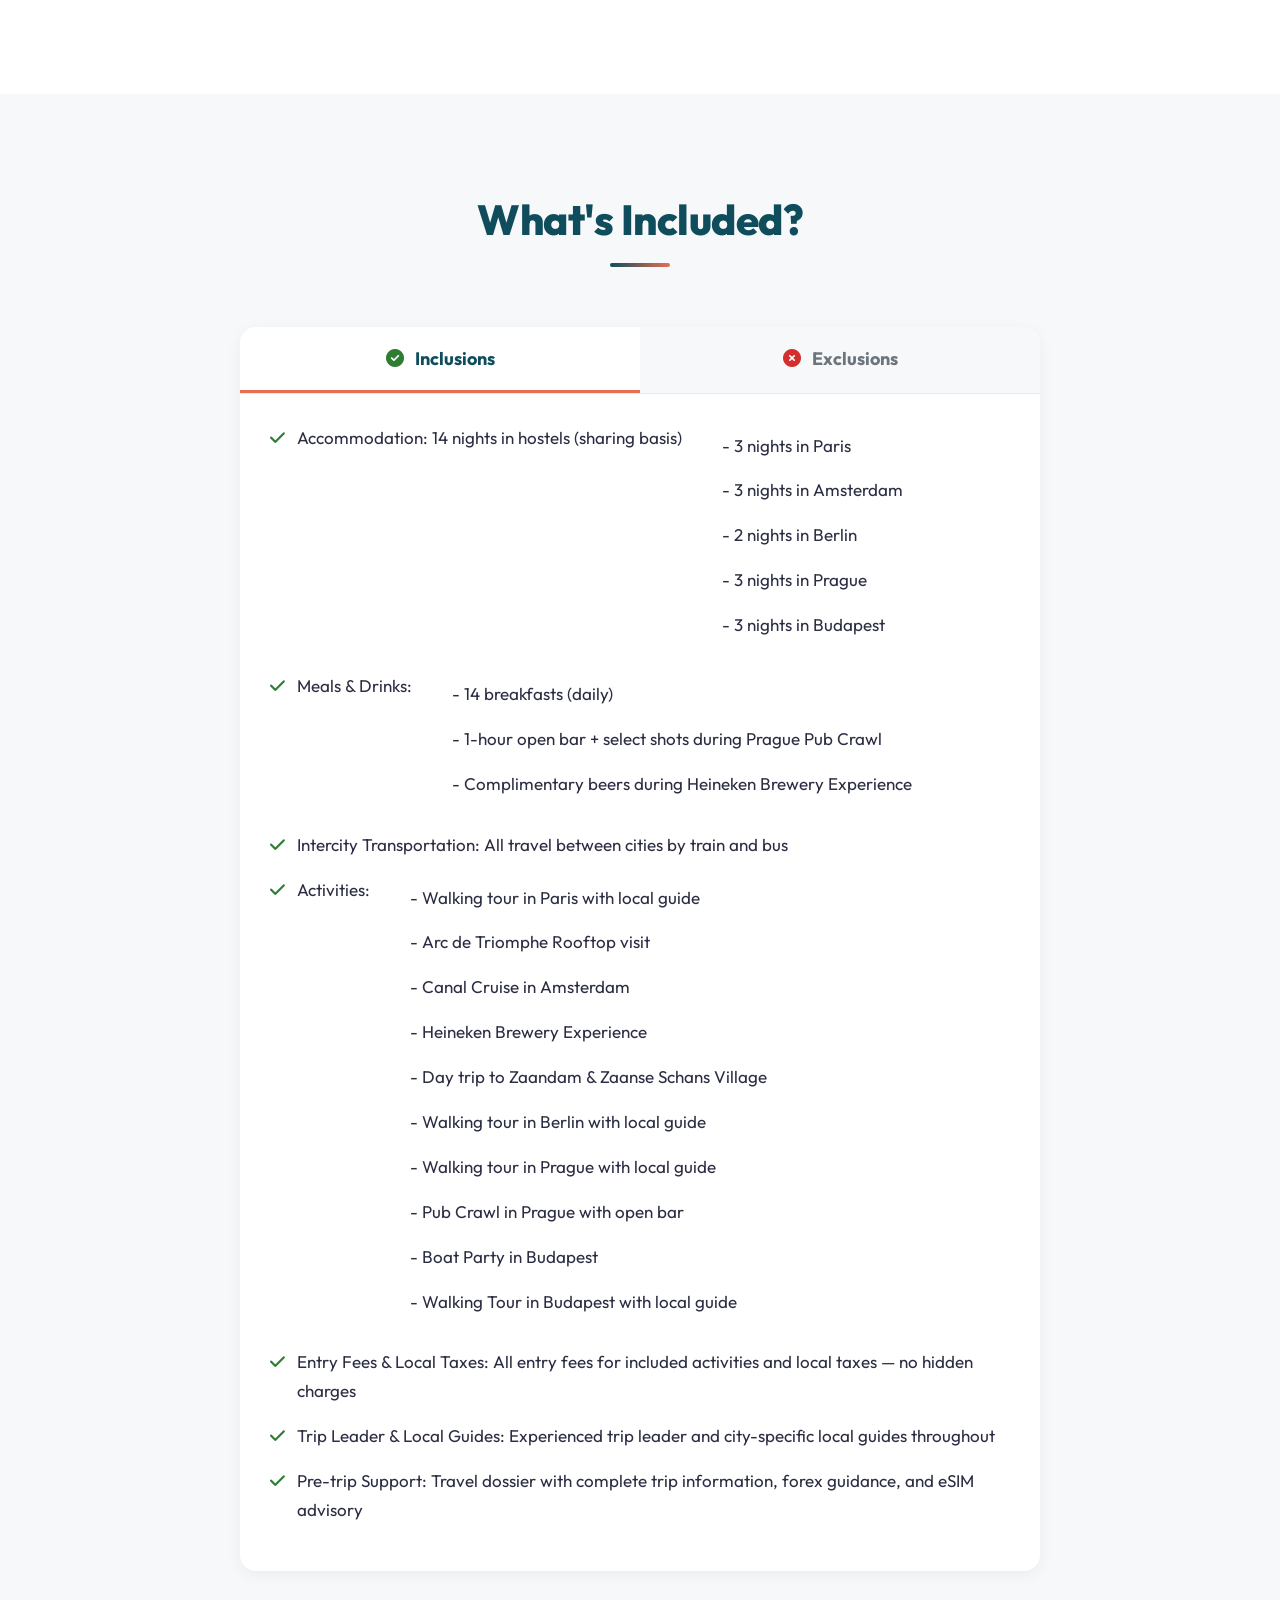
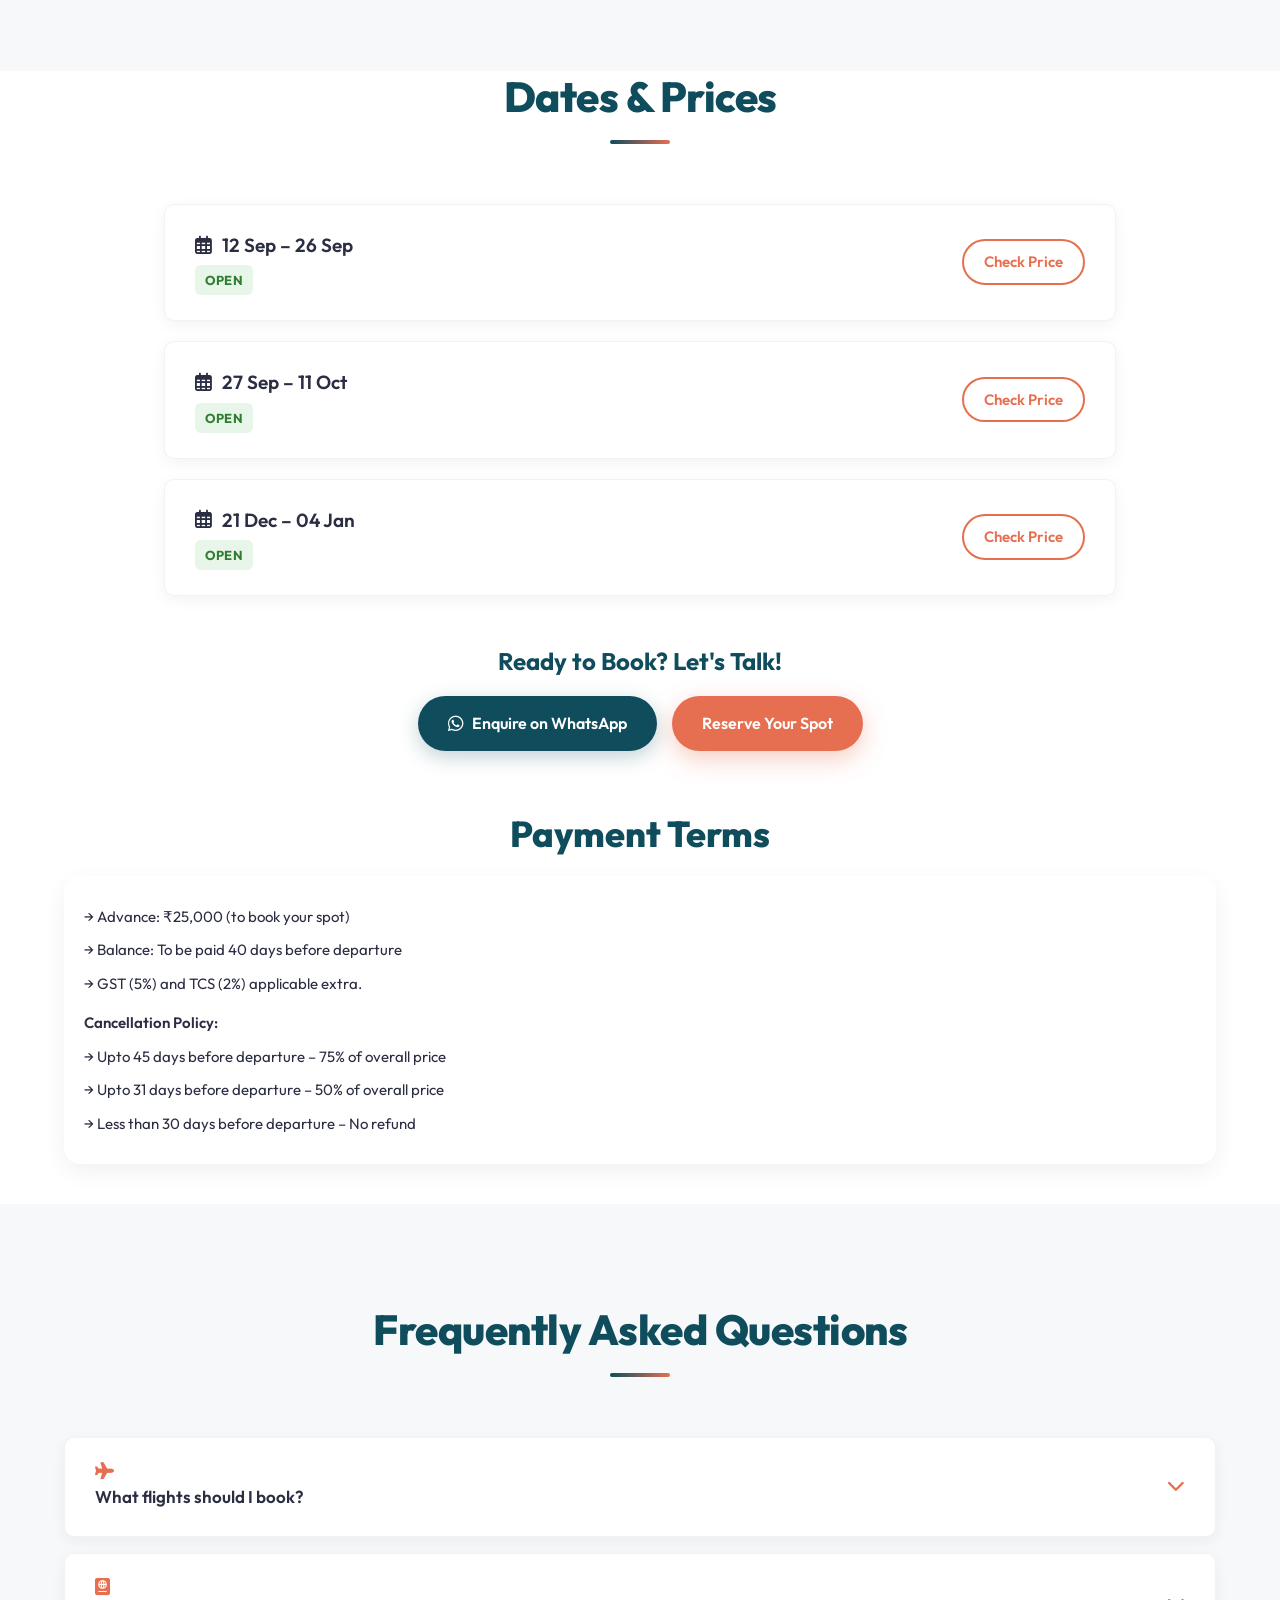
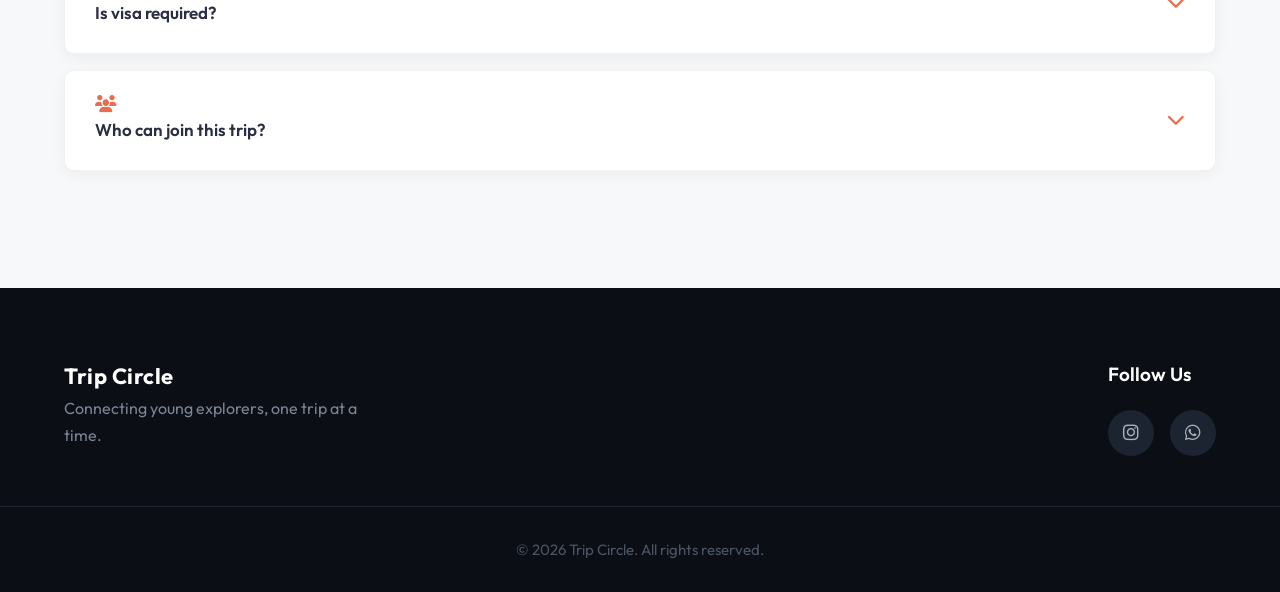
<file: europe-paris-budapest.html>
<!DOCTYPE html>
<html lang="en">

<head>
    <meta charset="UTF-8">
    <meta name="viewport" content="width=device-width, initial-scale=1.0">
    <title>Paris → Budapest - Trip Circle</title>
    <meta name="description" content="Paris → Budapest: 15 Days across Paris, Amsterdam, Berlin, Prague and Budapest.">
    <link rel="preconnect" href="https://fonts.googleapis.com">
    <link rel="preconnect" href="https://fonts.gstatic.com" crossorigin>
    <link href="https://fonts.googleapis.com/css2?family=Outfit:wght@300;400;500;600;700;800&display=swap" rel="stylesheet">
    <link rel="stylesheet" href="https://cdnjs.cloudflare.com/ajax/libs/font-awesome/6.4.0/css/all.min.css">
    <link rel="stylesheet" href="style.css">
</head>

<body>

    <!-- NAVIGATION -->
    <nav class="navbar-inner">
        <div class="nav-container">
            <a href="index.html" class="logo-text-only" style="text-decoration: none;">Trip Circle</a>
            <div class="menu-toggle">☰</div>
            <div class="menu-overlay"></div>
            <ul class="nav-links">
                <li><a href="index.html">Home</a></li>
                <li><a href="trips.html" class="active">Trips</a></li>
                <li><a href="about.html">About</a></li>
            </ul>
        </div>
    </nav>

    <!-- PAGE HERO -->
    <div class="page-hero" style="background-image: url('images/europe.jpg');">
        <div class="page-hero-overlay"></div>
        <h1>Paris → Budapest</h1>
        <p style="color: white; position: relative; z-index: 2; font-size: 20px; font-weight: 500; margin-top: 10px; letter-spacing: 0.5px;">&nbsp;</p>
    </div>

    <!-- QUICK INFO BAR -->
    <div class="quick-info-bar fade-up-load">
        <div class="quick-info-item">
            <span class="label">Duration</span>
            <span class="value">15 Days</span>
        </div>
        <div class="quick-info-item">
            <span class="label">Group Size</span>
            <span class="value">15–20 people</span>
        </div>
        <div class="quick-info-item">
            <span class="label">Stay</span>
            <span class="value">Hostels / Hotels</span>
        </div>
        <div class="quick-info-item">
            <span class="label">Trip Type</span>
            <span class="value">Group Trip</span>
        </div>
    </div>

    <!-- ABOUT THIS TRIP -->
    <section class="section" style="padding-top: 80px;">
        <div class="container text-center fade-up">
            <h2 style="font-size: 32px; color: var(--primary); margin-bottom: 20px;">About This Trip</h2>
            <div class="title-underline" style="margin: 0 auto 30px;"></div>
            <p style="font-size: 19px; color: var(--text-muted); max-width: 800px; margin: 0 auto; line-height: 1.8;">
                Five of Europe's most iconic cities. One legendary journey. Party in Paris, cruise Amsterdam's canals, rave in Berlin, pub crawl through Prague, and soak in the thermal baths of Budapest — a full-blown Euro adventure packed with iconic landmarks, electric nightlife, hidden gems, and memories that will last a lifetime.
            </p>
        </div>
    </section>

    <!-- BRIEF ITINERARY (ACCORDION) -->
    <section class="section">
        <div class="container fade-up">
            <div class="section-title">
                <h2>Brief Itinerary</h2>
                <div class="title-underline"></div>
            </div>

            <div class="dates-pricing-wrapper">
                <div class="accordion-item">
                    <div class="accordion-header" onclick="toggleAccordion(this)">
                        <div class="accordion-date"><span style="color: var(--secondary); margin-right: 8px;">Day 1</span> – Arrival in Paris</div>
                        <div class="accordion-btn"><i class="fas fa-chevron-down"></i></div>
                    </div>
                    <div class="accordion-body">
                        <div class="accordion-content">Fly into Paris — the City of Light — and check into your accommodation. Take your first steps into one of the world's most romanticised cities. Breathe in the Parisian air, wander through a neighbourhood café, and settle in for three unforgettable days ahead.</div>
                    </div>
                </div>

                <div class="accordion-item">
                    <div class="accordion-header" onclick="toggleAccordion(this)">
                        <div class="accordion-date"><span style="color: var(--secondary); margin-right: 8px;">Day 2</span> – Icons of Paris</div>
                        <div class="accordion-btn"><i class="fas fa-chevron-down"></i></div>
                    </div>
                    <div class="accordion-body">
                        <div class="accordion-content">Begin with a guided walking tour through the heart of Paris led by a local guide. Navigate the grand boulevards, hidden passages, and storied squares that have shaped art, revolution, and culture for centuries. We head to Arc de Triomphe for the sunset, and you can take a cruise on the Seane to watch the Eiffel Tower in the night.</div>
                    </div>
                </div>

                <div class="accordion-item">
                    <div class="accordion-header" onclick="toggleAccordion(this)">
                        <div class="accordion-date"><span style="color: var(--secondary); margin-right: 8px;">Day 3</span> – Free Day</div>
                        <div class="accordion-btn"><i class="fas fa-chevron-down"></i></div>
                    </div>
                    <div class="accordion-body">
                        <div class="accordion-content">Experience adventure at Disneyland or visit Roland Garros (Tennis fans on the trip?), art lovers here? - spend your day at the Louvre! or wander around Paris exploring the hidden cafes.</div>
                    </div>
                </div>

                <div class="accordion-item">
                    <div class="accordion-header" onclick="toggleAccordion(this)">
                        <div class="accordion-date"><span style="color: var(--secondary); margin-right: 8px;">Day 4</span> – Paris to Amsterdam</div>
                        <div class="accordion-btn"><i class="fas fa-chevron-down"></i></div>
                    </div>
                    <div class="accordion-body">
                        <div class="accordion-content">Transfer to Amsterdam by intercity coach, check in and explore your first evening in one of Europe's most liberating cities – let’s start the evening (when it is still young and not hazy!) with a free drink on the house! and explore the best kept secrets of Amsterdam!</div>
                    </div>
                </div>

                <div class="accordion-item">
                    <div class="accordion-header" onclick="toggleAccordion(this)">
                        <div class="accordion-date"><span style="color: var(--secondary); margin-right: 8px;">Day 5</span> – Water, Culture & Freedom</div>
                        <div class="accordion-btn"><i class="fas fa-chevron-down"></i></div>
                    </div>
                    <div class="accordion-body">
                        <div class="accordion-content">We start the day with a Canal Cruise drifting through Amsterdam's UNESCO-listed canal ring aboard a glass-topped boat. Later we head to the legendary Heineken Experience — learn the brewing process, discover the brand's 150-year history, and enjoy a couple of complimentary beers as part of the experience.</div>
                    </div>
                </div>

                <div class="accordion-item">
                    <div class="accordion-header" onclick="toggleAccordion(this)">
                        <div class="accordion-date"><span style="color: var(--secondary); margin-right: 8px;">Day 6</span> – Wind & History</div>
                        <div class="accordion-btn"><i class="fas fa-chevron-down"></i></div>
                    </div>
                    <div class="accordion-body">
                        <div class="accordion-content">Today we go on a day trip to Zaandam & Zaanse Schans: Escape the city to this open-air museum village where traditional Dutch windmills, wooden clog workshops, and cheese farms paint a vivid picture of Holland's rural heritage</div>
                    </div>
                </div>

                <div class="accordion-item">
                    <div class="accordion-header" onclick="toggleAccordion(this)">
                        <div class="accordion-date"><span style="color: var(--secondary); margin-right: 8px;">Day 7</span> – Amsterdam to Berlin</div>
                        <div class="accordion-btn"><i class="fas fa-chevron-down"></i></div>
                    </div>
                    <div class="accordion-body">
                        <div class="accordion-content">Transfer to Berlin by the intercity train. Freshen up and experience Berlin's nightlife which is legendary and genre-defining — from techno temples in repurposed power stations to intimate jazz cellars and rooftop bars. The city truly comes alive after dark.</div>
                    </div>
                </div>

                <div class="accordion-item">
                    <div class="accordion-header" onclick="toggleAccordion(this)">
                        <div class="accordion-date"><span style="color: var(--secondary); margin-right: 8px;">Day 8</span> – Berlin Exploration</div>
                        <div class="accordion-btn"><i class="fas fa-chevron-down"></i></div>
                    </div>
                    <div class="accordion-body">
                        <div class="accordion-content">We start the day with a Walking Tour with Local Guide: Navigate Checkpoint Charlie, the Brandenburg Gate, the Holocaust Memorial, and the Reichstag — a city-wide open-air museum of 20th-century history told in concrete, bronze, and memory. Try the Berlin swing, and explore Dark matter - a unique experience before heading out for another techno night-out.</div>
                    </div>
                </div>

                <div class="accordion-item">
                    <div class="accordion-header" onclick="toggleAccordion(this)">
                        <div class="accordion-date"><span style="color: var(--secondary); margin-right: 8px;">Day 9</span> – Berlin to Prague</div>
                        <div class="accordion-btn"><i class="fas fa-chevron-down"></i></div>
                    </div>
                    <div class="accordion-body">
                        <div class="accordion-content">Transfer to Prague — a fairy-tale city of gothic spires, baroque palaces, and medieval bridges seemingly untouched by the modern world. Check in and take your first evening stroll across the Charles Bridge at dusk — one of Europe's most magical moments.</div>
                    </div>
                </div>

                <div class="accordion-item">
                    <div class="accordion-header" onclick="toggleAccordion(this)">
                        <div class="accordion-date"><span style="color: var(--secondary); margin-right: 8px;">Day 10</span> – Castles, Bridges & Old Town</div>
                        <div class="accordion-btn"><i class="fas fa-chevron-down"></i></div>
                    </div>
                    <div class="accordion-body">
                        <div class="accordion-content">We start the day with a walking Tour with Local Guide: Wind through the labyrinthine cobblestone lanes of Malá Strana, across the Vltava River, and up to the commanding heights of Prague Castle. Watch the medieval Astronomical Clock strike the hour, surrounded by Gothic churches and Romanesque cellars turned into jazz bars.</div>
                    </div>
                </div>

                <div class="accordion-item">
                    <div class="accordion-header" onclick="toggleAccordion(this)">
                        <div class="accordion-date"><span style="color: var(--secondary); margin-right: 8px;">Day 11</span> – Adventure & The Night Life</div>
                        <div class="accordion-btn"><i class="fas fa-chevron-down"></i></div>
                    </div>
                    <div class="accordion-body">
                        <div class="accordion-content">Wake up at your own time on this (free) day – those with adrenaline rush head out for a thrilling sky diving experience or take a short drive to the Skoda museum (any car lovers here?) or just walk around this pretty city and try out some amazing cafes (one of the cafes was frequented by Einstein) before an epic Pub Crawl in the night.</div>
                    </div>
                </div>

                <div class="accordion-item">
                    <div class="accordion-header" onclick="toggleAccordion(this)">
                        <div class="accordion-date"><span style="color: var(--secondary); margin-right: 8px;">Day 12</span> – Prague to Budapest</div>
                        <div class="accordion-btn"><i class="fas fa-chevron-down"></i></div>
                    </div>
                    <div class="accordion-body">
                        <div class="accordion-content">Route: Prague → Budapest by bus The final leg of the overland journey sweeps south through the Czech and Slovak countryside before crossing into Hungary. Budapest — the grand old capital straddling the Danube — greets you with its dramatic Chain Bridge, thermal steam, and ruin bar culture.</div>
                    </div>
                </div>

                <div class="accordion-item">
                    <div class="accordion-header" onclick="toggleAccordion(this)">
                        <div class="accordion-date"><span style="color: var(--secondary); margin-right: 8px;">Day 13</span> – On the Water & Into the Night</div>
                        <div class="accordion-btn"><i class="fas fa-chevron-down"></i></div>
                    </div>
                    <div class="accordion-body">
                        <div class="accordion-content">Explore the twin cities of Buda and Pest — stroll the UNESCO-listed Andrássy Avenue, visit the neo-Gothic Parliament Building on the Danube bank, and cross the iconic Chain Bridge between two distinct worlds. In the evening, cruise the Danube aboard a party boat — music, dancing, and the city's most romantic skyline all in one unforgettable evening.</div>
                    </div>
                </div>

                <div class="accordion-item">
                    <div class="accordion-header" onclick="toggleAccordion(this)">
                        <div class="accordion-date"><span style="color: var(--secondary); margin-right: 8px;">Day 14</span> – Thermal Baths and Epic Send-Off</div>
                        <div class="accordion-btn"><i class="fas fa-chevron-down"></i></div>
                    </div>
                    <div class="accordion-body">
                        <div class="accordion-content">Széchenyi Thermal Bath: Soak in Budapest's most famous thermal spa — an opulent 1913 neo-baroque palace of steaming outdoor pools and indoor baths fed by natural geothermal springs. We regroup in the evening one last evening for some fun.</div>
                    </div>
                </div>

                <div class="accordion-item">
                    <div class="accordion-header" onclick="toggleAccordion(this)">
                        <div class="accordion-date"><span style="color: var(--secondary); margin-right: 8px;">Day 15</span> – Departure from Budapest</div>
                        <div class="accordion-btn"><i class="fas fa-chevron-down"></i></div>
                    </div>
                    <div class="accordion-body">
                        <div class="accordion-content">A final morning in Budapest before transferring to the airport and flying home. Fifteen days, five countries, five cities, and a lifetime of stories.</div>
                    </div>
                </div>
            </div>
        </div>
    </section>

    <!-- INCLUSIONS & EXCLUSIONS -->
    <section class="section bg-light">
        <div class="container fade-up">
            <div class="section-title">
                <h2>What's Included?</h2>
                <div class="title-underline"></div>
            </div>
            
            <div class="tabs-container">
                <div class="tab-header">
                    <button class="tab-btn active" onclick="openTab(event, 'inclusions')"><i class="fas fa-check-circle" style="color: #2e7d32; margin-right: 8px;"></i> Inclusions</button>
                    <button class="tab-btn" onclick="openTab(event, 'exclusions')"><i class="fas fa-times-circle" style="color: #d32f2f; margin-right: 8px;"></i> Exclusions</button>
                </div>
                
                <!-- Tab: Inclusions -->
                <div id="inclusions" class="tabcontent active">
                    <ul class="tab-list inc">
                        <li>
                            <i class="fas fa-check"></i> Accommodation: 14 nights in hostels (sharing basis)
                            <ul style="margin-left: 28px; margin-top: 8px; list-style-type: none; padding-left: 0;">
                                <li>- 3 nights in Paris</li>
                                <li>- 3 nights in Amsterdam</li>
                                <li>- 2 nights in Berlin</li>
                                <li>- 3 nights in Prague</li>
                                <li>- 3 nights in Budapest</li>
                            </ul>
                        </li>
                        <li>
                            <i class="fas fa-check"></i> Meals & Drinks:
                            <ul style="margin-left: 28px; margin-top: 8px; list-style-type: none; padding-left: 0;">
                                <li>- 14 breakfasts (daily)</li>
                                <li>- 1-hour open bar + select shots during Prague Pub Crawl</li>
                                <li>- Complimentary beers during Heineken Brewery Experience</li>
                            </ul>
                        </li>
                        <li><i class="fas fa-check"></i> Intercity Transportation: All travel between cities by train and bus</li>
                        <li>
                            <i class="fas fa-check"></i> Activities:
                            <ul style="margin-left: 28px; margin-top: 8px; list-style-type: none; padding-left: 0;">
                                <li>- Walking tour in Paris with local guide</li>
                                <li>- Arc de Triomphe Rooftop visit</li>
                                <li>- Canal Cruise in Amsterdam</li>
                                <li>- Heineken Brewery Experience</li>
                                <li>- Day trip to Zaandam & Zaanse Schans Village</li>
                                <li>- Walking tour in Berlin with local guide</li>
                                <li>- Walking tour in Prague with local guide</li>
                                <li>- Pub Crawl in Prague with open bar</li>
                                <li>- Boat Party in Budapest</li>
                                <li>- Walking Tour in Budapest with local guide</li>
                            </ul>
                        </li>
                        <li><i class="fas fa-check"></i> Entry Fees & Local Taxes: All entry fees for included activities and local taxes — no hidden charges</li>
                        <li><i class="fas fa-check"></i> Trip Leader & Local Guides: Experienced trip leader and city-specific local guides throughout</li>
                        <li><i class="fas fa-check"></i> Pre-trip Support: Travel dossier with complete trip information, forex guidance, and eSIM advisory</li>
                    </ul>
                </div>
                
                <!-- Tab: Exclusions -->
                <div id="exclusions" class="tabcontent">
                    <ul class="tab-list exc">
                        <li><i class="fas fa-times"></i> International flights (into Paris and out of Budapest)</li>
                        <li><i class="fas fa-times"></i> Schengen visa fees and visa assistance charges</li>
                        <li><i class="fas fa-times"></i> GST (5%) and TCS (2%) applicable extra</li>
                        <li><i class="fas fa-times"></i> Meals and beverages not specified in the itinerary</li>
                        <li><i class="fas fa-times"></i> Personal expenses: tips, laundry, shopping, phone bills</li>
                        <li><i class="fas fa-times"></i> Optional activities and personal excursions</li>
                        <li><i class="fas fa-times"></i> Travel insurance</li>
                        <li><i class="fas fa-times"></i> Airport transfers (unless specified)</li>
                    </ul>
                </div>
            </div>
        </div>
    </section>

    <!-- DATES & PRICES ACCORDION -->
    <section class="dates-prices">
        <div class="container">
            <div class="section-title fade-up">
                <h2>Dates & Prices</h2>
                <div class="title-underline"></div>
            </div>
            
            <div class="dates-pricing-wrapper fade-up">
                
                <!-- Departure 1 -->
                <div class="accordion-item">
                    <div class="accordion-header" onclick="toggleAccordion(this)">
                        <div>
                            <div class="accordion-date"><i class="far fa-calendar-alt"></i> 12 Sep – 26 Sep</div>
                            <div class="accordion-status">Open</div>
                        </div>
                        <div class="accordion-btn">Check Price</div>
                    </div>
                    <div class="accordion-body">
                        <div class="accordion-content">
                            <div class="pricing-table-wrapper">
                                <table class="pricing-table">
                                    <thead>
                                        <tr>
                                            <th>Book Before</th>
                                            <th>Price (pp)</th>
                                        </tr>
                                    </thead>
                                    <tbody>
                                        <tr><td>29 Jun</td><td>₹1,45,000</td></tr>
                                        <tr><td>14 Jul</td><td>₹1,50,000</td></tr>
                                        <tr><td>29 Jul</td><td>₹1,55,000</td></tr>
                                    </tbody>
                                </table>
                            </div>
                            <div>GST (5%) and TCS (2%) applicable extra</div>
                        </div>
                        <div style="display: flex; gap: 15px; margin-top: 24px; flex-wrap: wrap;">
                            <a href="https://wa.me/919480068906" class="btn btn-secondary" style="flex: 1; min-width: 200px; justify-content: center;" target="_blank"><i class="fab fa-whatsapp"></i> Enquire on WhatsApp</a>
                            <a href="https://forms.gle/ajJf6RtngLu6pWBg6" class="btn btn-primary" style="flex: 1; min-width: 200px; justify-content: center;" target="_blank">Reserve Your Spot</a>
                        </div>
                    </div>
                </div>

                <!-- Departure 2 -->
                <div class="accordion-item">
                    <div class="accordion-header" onclick="toggleAccordion(this)">
                        <div>
                            <div class="accordion-date"><i class="far fa-calendar-alt"></i> 27 Sep – 11 Oct</div>
                            <div class="accordion-status">Open</div>
                        </div>
                        <div class="accordion-btn">Check Price</div>
                    </div>
                    <div class="accordion-body">
                        <div class="accordion-content">
                            <div class="pricing-table-wrapper">
                                <table class="pricing-table">
                                    <thead>
                                        <tr>
                                            <th>Book Before</th>
                                            <th>Price (pp)</th>
                                        </tr>
                                    </thead>
                                    <tbody>
                                        <tr><td>14 Jul</td><td>₹1,45,000</td></tr>
                                        <tr><td>29 Jul</td><td>₹1,50,000</td></tr>
                                        <tr><td>13 Aug</td><td>₹1,55,000</td></tr>
                                    </tbody>
                                </table>
                            </div>
                            <div>GST (5%) and TCS (2%) applicable extra</div>
                        </div>
                        <div style="display: flex; gap: 15px; margin-top: 24px; flex-wrap: wrap;">
                            <a href="https://wa.me/919480068906" class="btn btn-secondary" style="flex: 1; min-width: 200px; justify-content: center;" target="_blank"><i class="fab fa-whatsapp"></i> Enquire on WhatsApp</a>
                            <a href="https://forms.gle/ajJf6RtngLu6pWBg6" class="btn btn-primary" style="flex: 1; min-width: 200px; justify-content: center;" target="_blank">Reserve Your Spot</a>
                        </div>
                    </div>
                </div>

                <!-- Departure 3 -->
                <div class="accordion-item">
                    <div class="accordion-header" onclick="toggleAccordion(this)">
                        <div>
                            <div class="accordion-date"><i class="far fa-calendar-alt"></i> 21 Dec – 04 Jan</div>
                            <div class="accordion-status">Open</div>
                        </div>
                        <div class="accordion-btn">Check Price</div>
                    </div>
                    <div class="accordion-body">
                        <div class="accordion-content">
                            <div class="pricing-table-wrapper">
                                <table class="pricing-table">
                                    <thead>
                                        <tr>
                                            <th>Book Before</th>
                                            <th>Price (pp)</th>
                                        </tr>
                                    </thead>
                                    <tbody>
                                        <tr><td>7 Oct</td><td>₹1,45,000</td></tr>
                                        <tr><td>22 Oct</td><td>₹1,50,000</td></tr>
                                        <tr><td>6 Nov</td><td>₹1,55,000</td></tr>
                                    </tbody>
                                </table>
                            </div>
                            <div>GST (5%) and TCS (2%) applicable extra</div>
                        </div>
                        <div style="display: flex; gap: 15px; margin-top: 24px; flex-wrap: wrap;">
                            <a href="https://wa.me/919480068906" class="btn btn-secondary" style="flex: 1; min-width: 200px; justify-content: center;" target="_blank"><i class="fab fa-whatsapp"></i> Enquire on WhatsApp</a>
                            <a href="https://forms.gle/ajJf6RtngLu6pWBg6" class="btn btn-primary" style="flex: 1; min-width: 200px; justify-content: center;" target="_blank">Reserve Your Spot</a>
                        </div>
                    </div>
                </div>

            </div>

            <!-- GLOBAL CTA -->
            <div class="text-center fade-up" style="margin-top: 50px;">
                <h3 style="font-size: 24px; color: var(--primary); margin-bottom: 20px;">Ready to Book? Let's Talk!</h3>
                <div style="display: flex; gap: 15px; justify-content: center; flex-wrap: wrap;">
                    <a href="https://wa.me/919480068906" class="btn btn-secondary pulse-anim" style="padding: 14px 30px; font-size: 16px; border-radius: 50px; display: inline-flex; align-items: center; gap: 8px;" target="_blank" rel="noopener noreferrer"><i class="fab fa-whatsapp"></i> Enquire on WhatsApp</a>
                    <a href="https://forms.gle/ajJf6RtngLu6pWBg6" class="btn btn-primary" style="padding: 14px 30px; font-size: 16px; border-radius: 50px;" target="_blank">Reserve Your Spot</a>
                </div>
            </div>
        </div>
    </section>

    <section class="payment-terms-section">
        <div class="container">
            <h2>Payment Terms</h2>
            <div class="payment-box">
                <!-- PAYMENT_TERMS_DYNAMIC -->
            </div>
        </div>
    </section>

    <!-- FAQ SECTION -->
    <section class="section bg-light">
        <div class="container fade-up">
            <div class="section-title">
                <h2>Frequently Asked Questions</h2>
                <div class="title-underline"></div>
            </div>
            <div class="dates-pricing-wrapper">
                
                

                <div class="accordion-item">
                    <div class="accordion-header" onclick="toggleAccordion(this)">
                        <div class="accordion-date" style="font-size: 17px; font-weight: 600;"><i class="fas fa-plane" style="color: var(--secondary);"></i> What flights should I book?</div>
                        <div class="accordion-btn" style="border: none; padding: 0;"><i class="fas fa-chevron-down" style="font-size: 18px;"></i></div>
                    </div>
                    <div class="accordion-body">
                        <div class="accordion-content">Book your flights to Paris and outbound from Budapest. Our team will guide you on the flight timings.</div>
                    </div>
                </div>

                <div class="accordion-item">
                    <div class="accordion-header" onclick="toggleAccordion(this)">
                        <div class="accordion-date" style="font-size: 17px; font-weight: 600;"><i class="fas fa-passport" style="color: var(--secondary);"></i> Is visa required?</div>
                        <div class="accordion-btn" style="border: none; padding: 0;"><i class="fas fa-chevron-down" style="font-size: 18px;"></i></div>
                    </div>
                    <div class="accordion-body">
                        <div class="accordion-content">Indian passport holders need a Schengen visa for this trip. Our team will guide you through the process.</div>
                    </div>
                </div>

                <div class="accordion-item">
                    <div class="accordion-header" onclick="toggleAccordion(this)">
                        <div class="accordion-date" style="font-size: 17px; font-weight: 600;"><i class="fas fa-users" style="color: var(--secondary);"></i> Who can join this trip?</div>
                        <div class="accordion-btn" style="border: none; padding: 0;"><i class="fas fa-chevron-down" style="font-size: 18px;"></i></div>
                    </div>
                    <div class="accordion-body">
                        <div class="accordion-content">Join solo, with a partner, friends, or family — either way you’ll have a great experience.</div>
                    </div>
                </div>

            </div>
        </div>
    </section>

    <!-- FOOTER -->
    <footer class="footer">
        <div class="container footer-content">
            <div class="brand">
                <div class="logo-text-only">Trip Circle</div>
                <p>Connecting young explorers, one trip at a time.</p>
            </div>
            <div class="links">
                <p>Follow Us</p>
                <div class="socials">
                    <a href="https://www.instagram.com/trip.circle?igsh=MXNuM3I5YWVoNGF1Mg==" target="_blank" rel="noopener noreferrer"><i class="fab fa-instagram"></i></a>
                    <a href="https://whatsapp.com/channel/0029VbBq3bUJkK7CwxouRG3i" target="_blank" rel="noopener noreferrer"><i class="fab fa-whatsapp"></i></a>
                </div>
            </div>
        </div>
        <div class="copyright">&copy; 2026 Trip Circle. All rights reserved.</div>
    </footer>

    <!-- STICKY MOBILE CTA -->
    <div class="sticky-mobile-cta">
        <div style="display: flex; gap: 10px;">
            <a href="https://wa.me/919480068906" class="btn btn-secondary pulse-anim" style="flex: 1; padding: 14px; font-size: 15px; justify-content: center; text-align: center;" target="_blank"><i class="fab fa-whatsapp"></i> Chat</a>
            <a href="https://forms.gle/ajJf6RtngLu6pWBg6" class="btn btn-primary" style="flex: 1; padding: 14px; font-size: 15px; justify-content: center; text-align: center;" target="_blank">Reserve Your Spot</a>
        </div>
    </div>

    <!-- JS SCRIPTS -->
    <script>
        function applyDynamicWhatsAppLinks() {
            const baseWhatsAppUrl = "https://wa.me/919480068906";
            const defaultTripName = (document.querySelector(".page-hero h1, .hero h1, h1")?.textContent || document.title || "Trip")
                .replace(/\s*-\s*Trip Circle\s*$/i, "")
                .trim();

            document.querySelectorAll("a[href*=\"wa.me/919480068906\"]").forEach(link => {
                let tripName = defaultTripName;
                const tripCard = link.closest(".trip-card, .trip-item, .destination-card, .card");
                const heading = tripCard ? tripCard.querySelector("h2, h3, h4") : null;
                if (heading && heading.textContent.trim()) {
                    tripName = heading.textContent.trim();
                }

                const message = "Hi Trip Circle, I'm interested in " + tripName + ". Please share details.";
                link.href = baseWhatsAppUrl + "?text=" + encodeURIComponent(message);
            });
        }

        document.addEventListener('DOMContentLoaded', () => {
            applyDynamicWhatsAppLinks();
            const observer = new IntersectionObserver((entries, obs) => {
                entries.forEach(entry => {
                    if (entry.isIntersecting) {
                        entry.target.classList.add('visible');
                        obs.unobserve(entry.target);
                    }
                });
            }, { threshold: 0.12 });
            document.querySelectorAll('.fade-up, .fade-up-load').forEach(el => observer.observe(el));
        });

        function toggleAccordion(header) {
            const item = header.parentElement;
            const body = item.querySelector('.accordion-body');
            
            item.classList.toggle('active');
            
            if (item.classList.contains('active')) {
                body.style.maxHeight = body.scrollHeight + "px";
                setTimeout(() => {
                    item.scrollIntoView({ behavior: 'smooth', block: 'nearest' });
                }, 300);
            } else {
                body.style.maxHeight = null;
            }
        }

        function openTab(evt, tabName) {
            var i, tabcontent, tablinks;
            tabcontent = document.getElementsByClassName("tabcontent");
            for (i = 0; i < tabcontent.length; i++) {
                tabcontent[i].style.display = "none";
                tabcontent[i].classList.remove("active");
            }
            tablinks = document.getElementsByClassName("tab-btn");
            for (i = 0; i < tablinks.length; i++) {
                tablinks[i].className = tablinks[i].className.replace(" active", "");
            }
            document.getElementById(tabName).style.display = "block";
            
            // Add slight delay to trigger opacity transition
            setTimeout(() => {
                document.getElementById(tabName).classList.add("active");
            }, 10);
            
            evt.currentTarget.className += " active";
        }

        const menu = document.querySelector(".nav-links");
        const overlay = document.querySelector(".menu-overlay");
        const menuToggle = document.querySelector(".menu-toggle");

        if (menuToggle && menu && overlay) {
            menuToggle.onclick = () => {
                menu.classList.toggle("active");
                overlay.classList.toggle("active");
            };

            overlay.onclick = () => {
                menu.classList.remove("active");
                overlay.classList.remove("active");
            };

            document.querySelectorAll(".nav-links a").forEach(link => {
                link.addEventListener("click", () => {
                    menu.classList.remove("active");
                    overlay.classList.remove("active");
                });
            });
        }
    </script>
    <script src="script.js"></script>
</body>
</html>
</file>
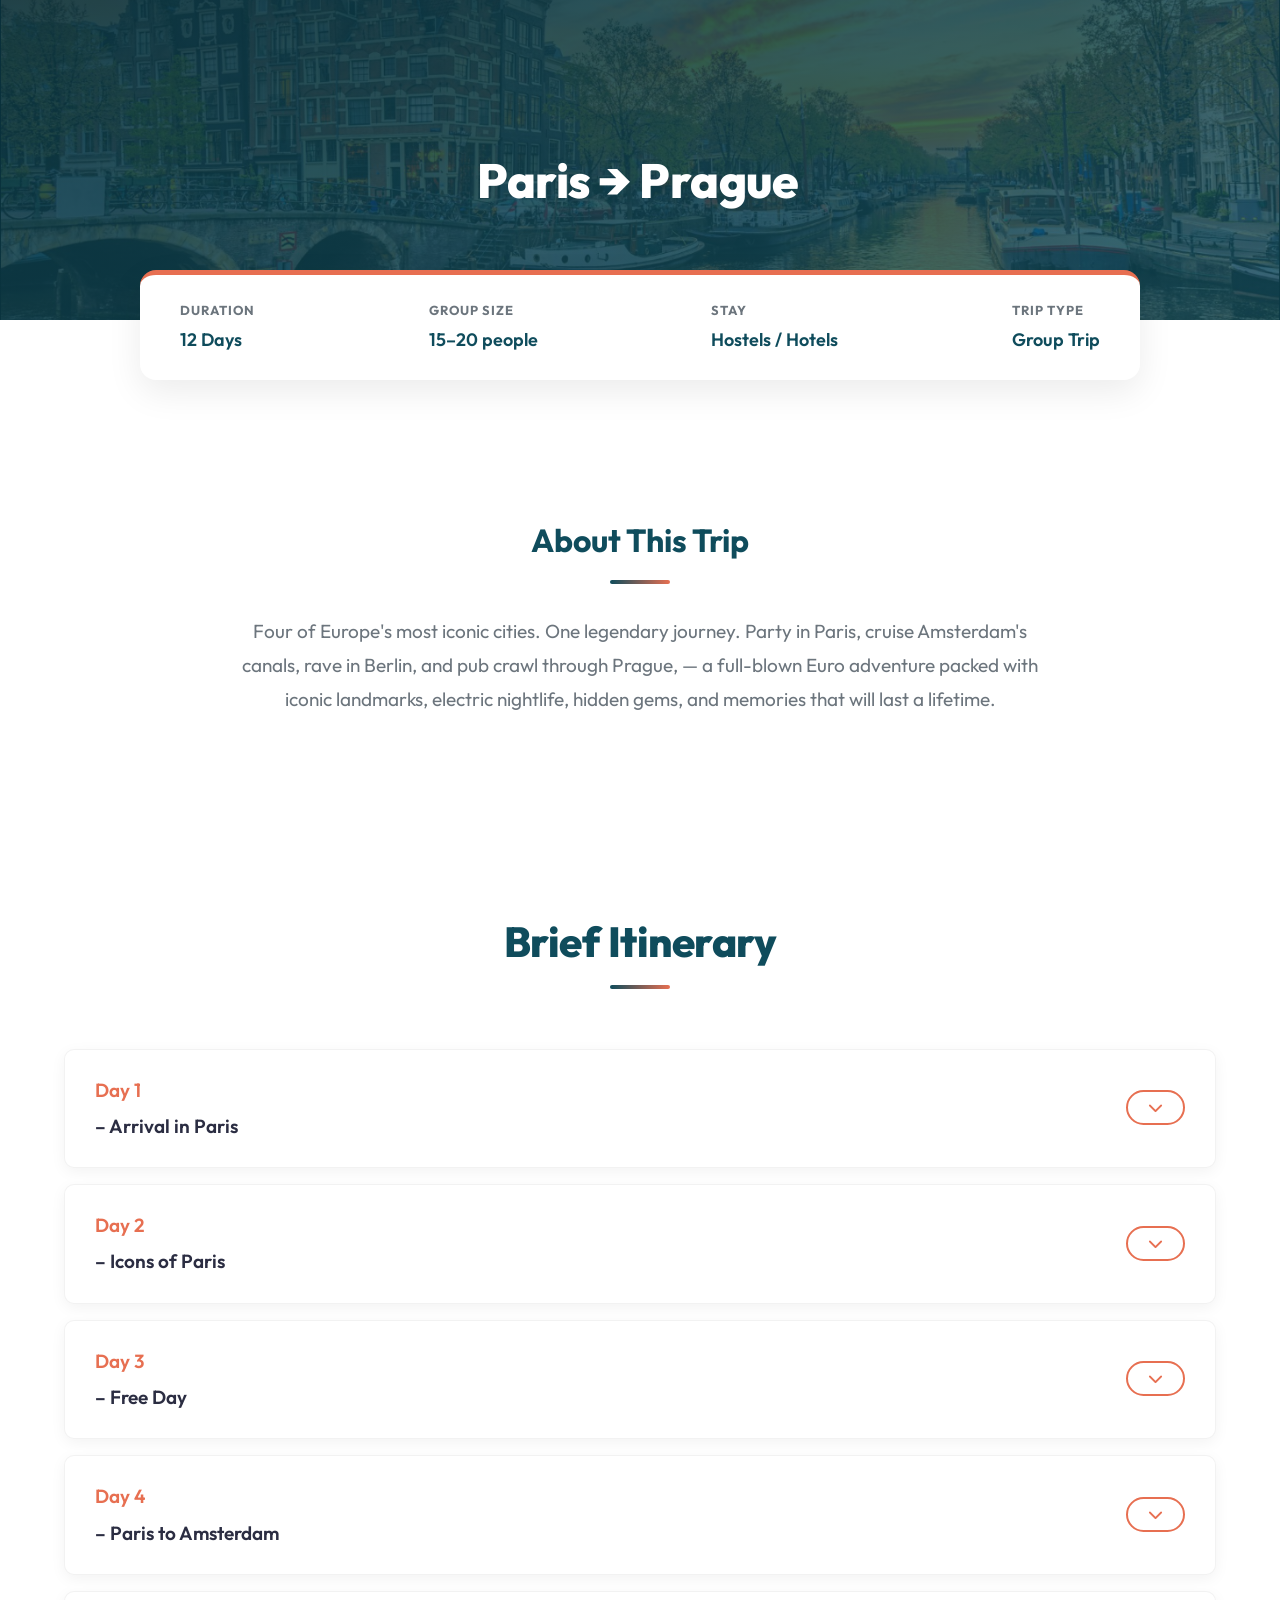
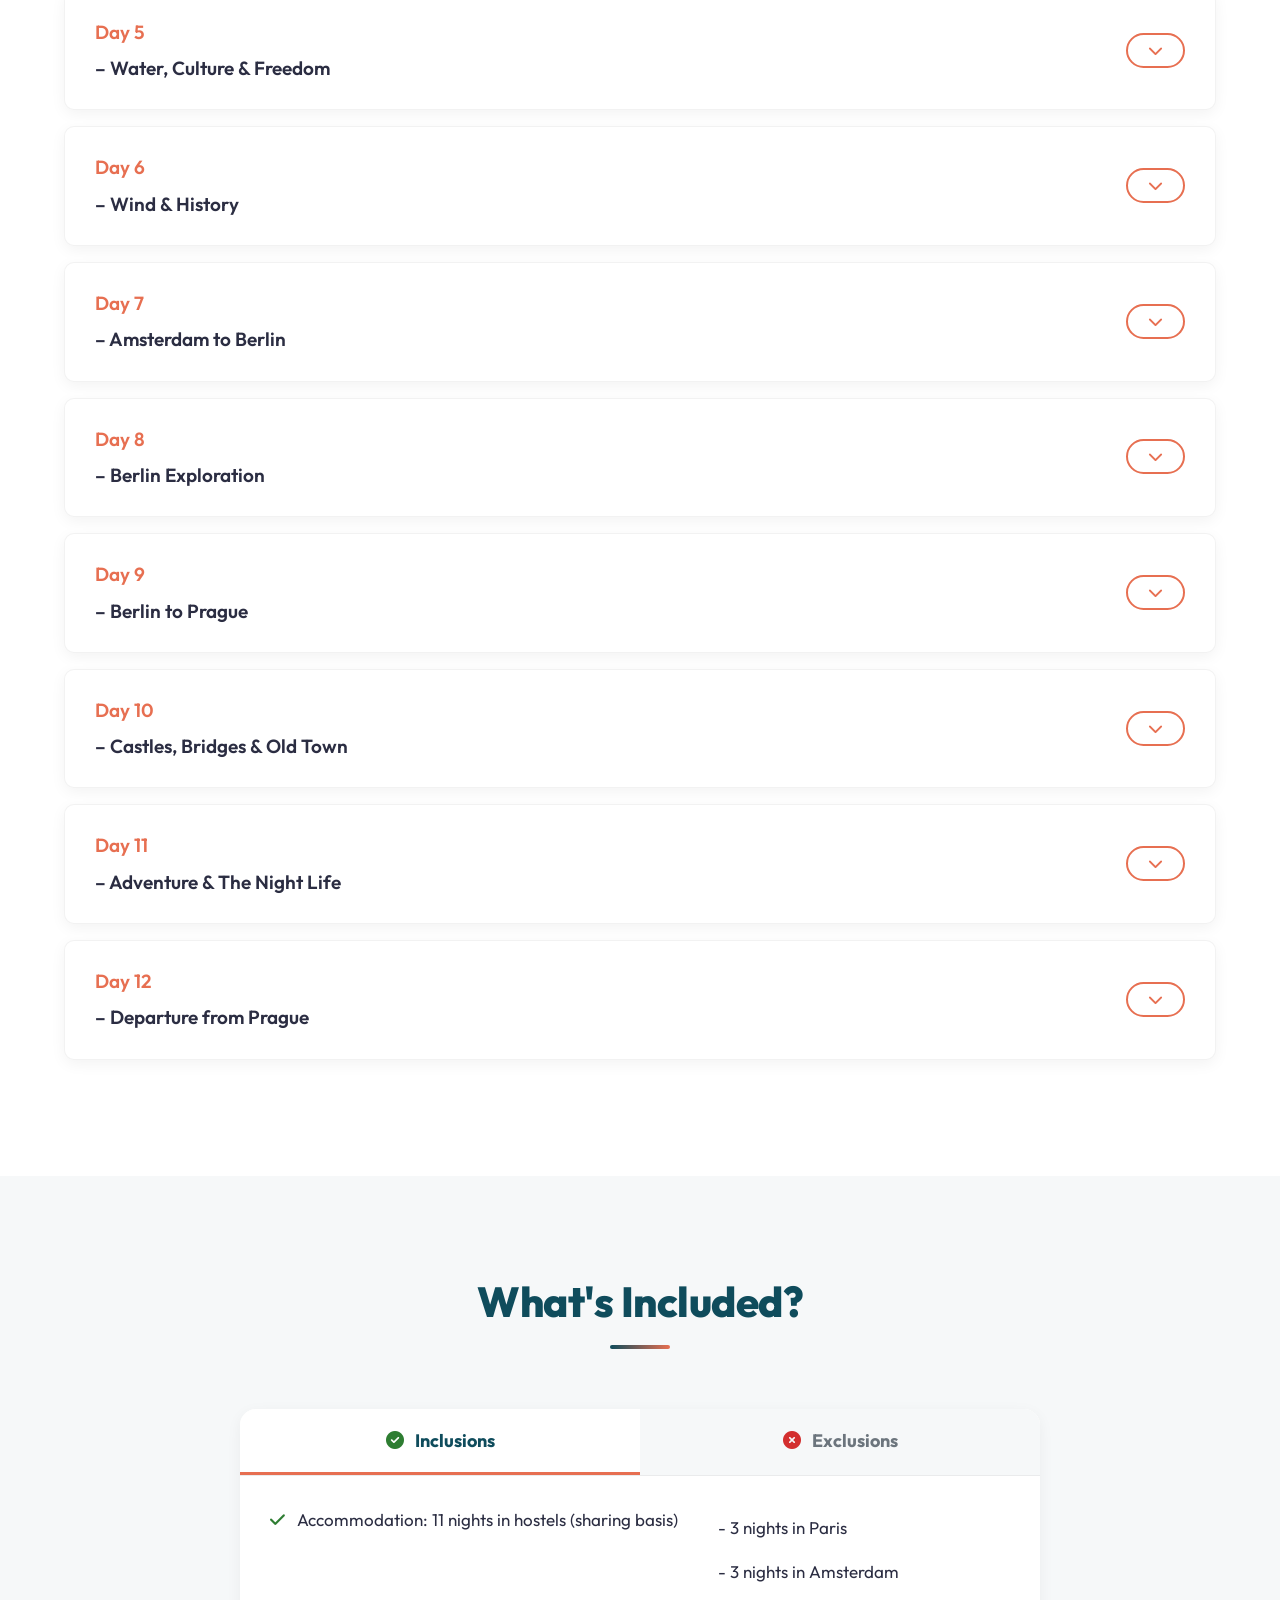
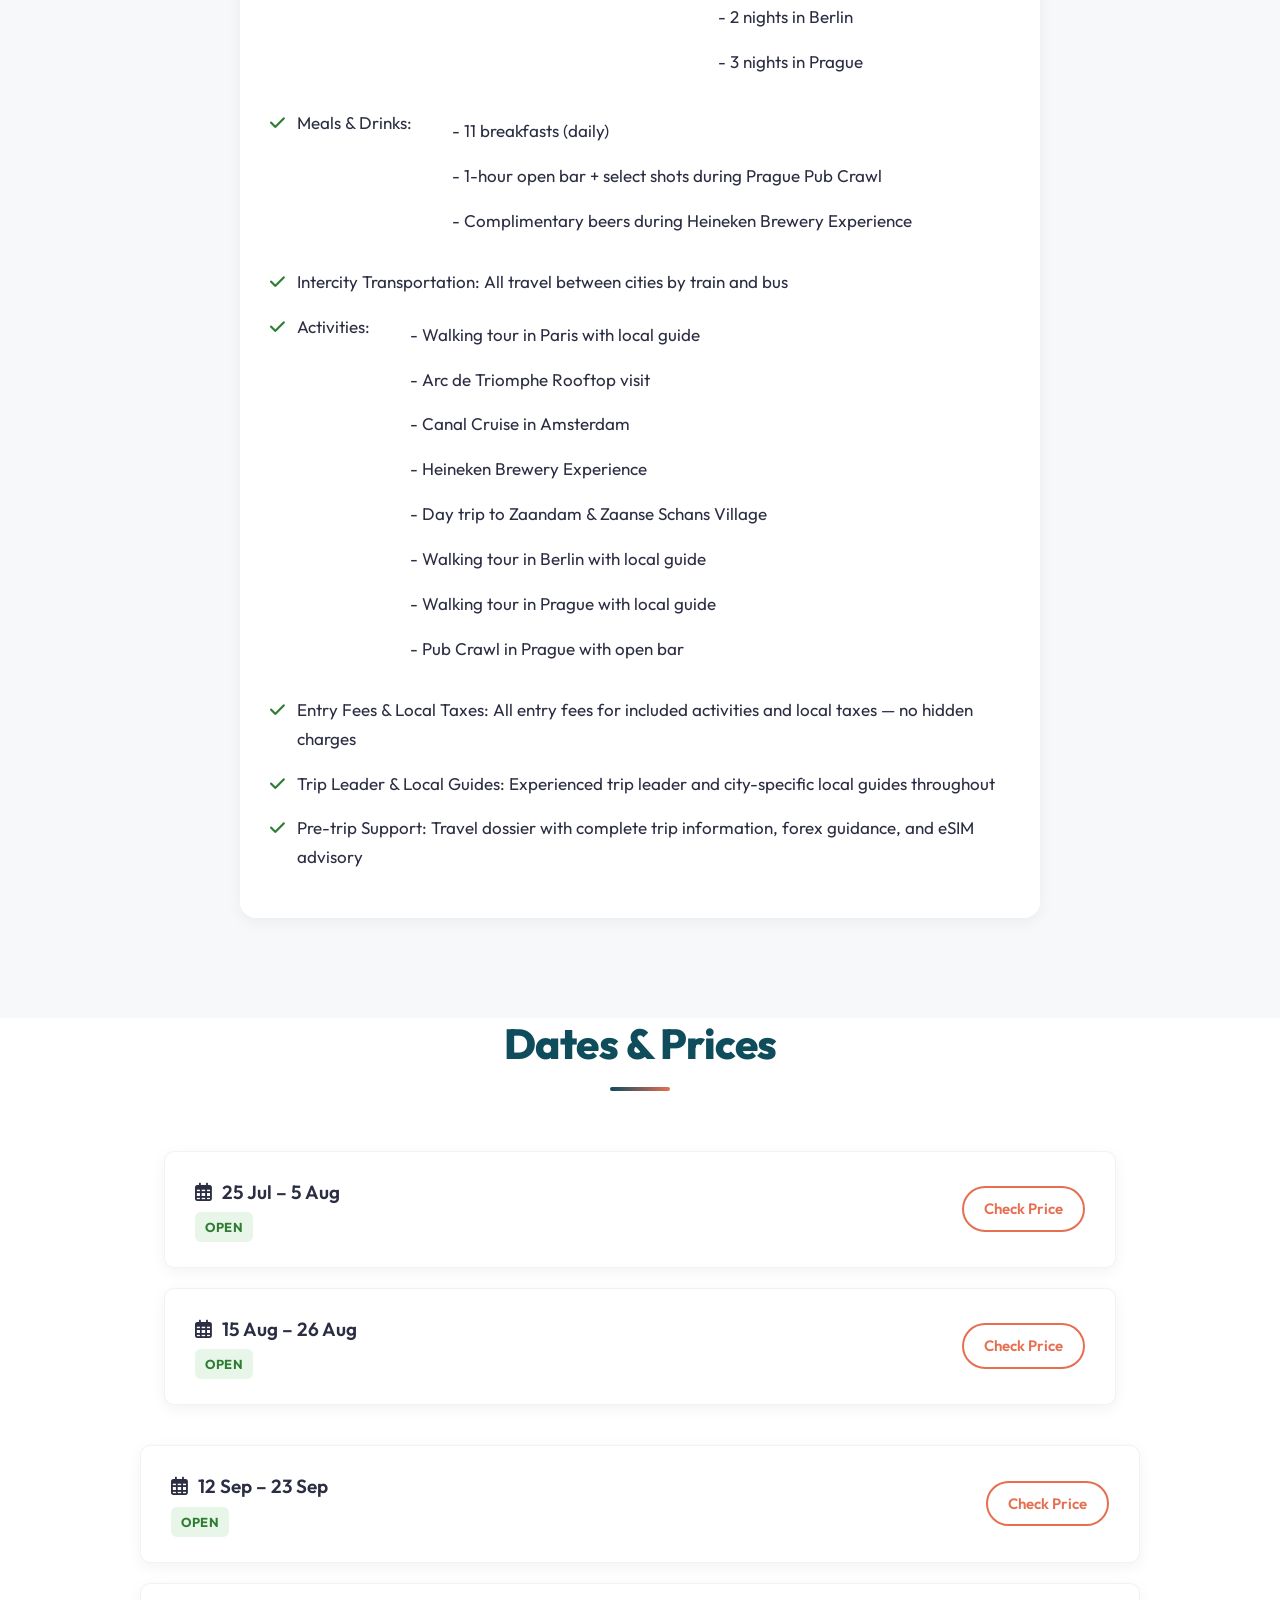
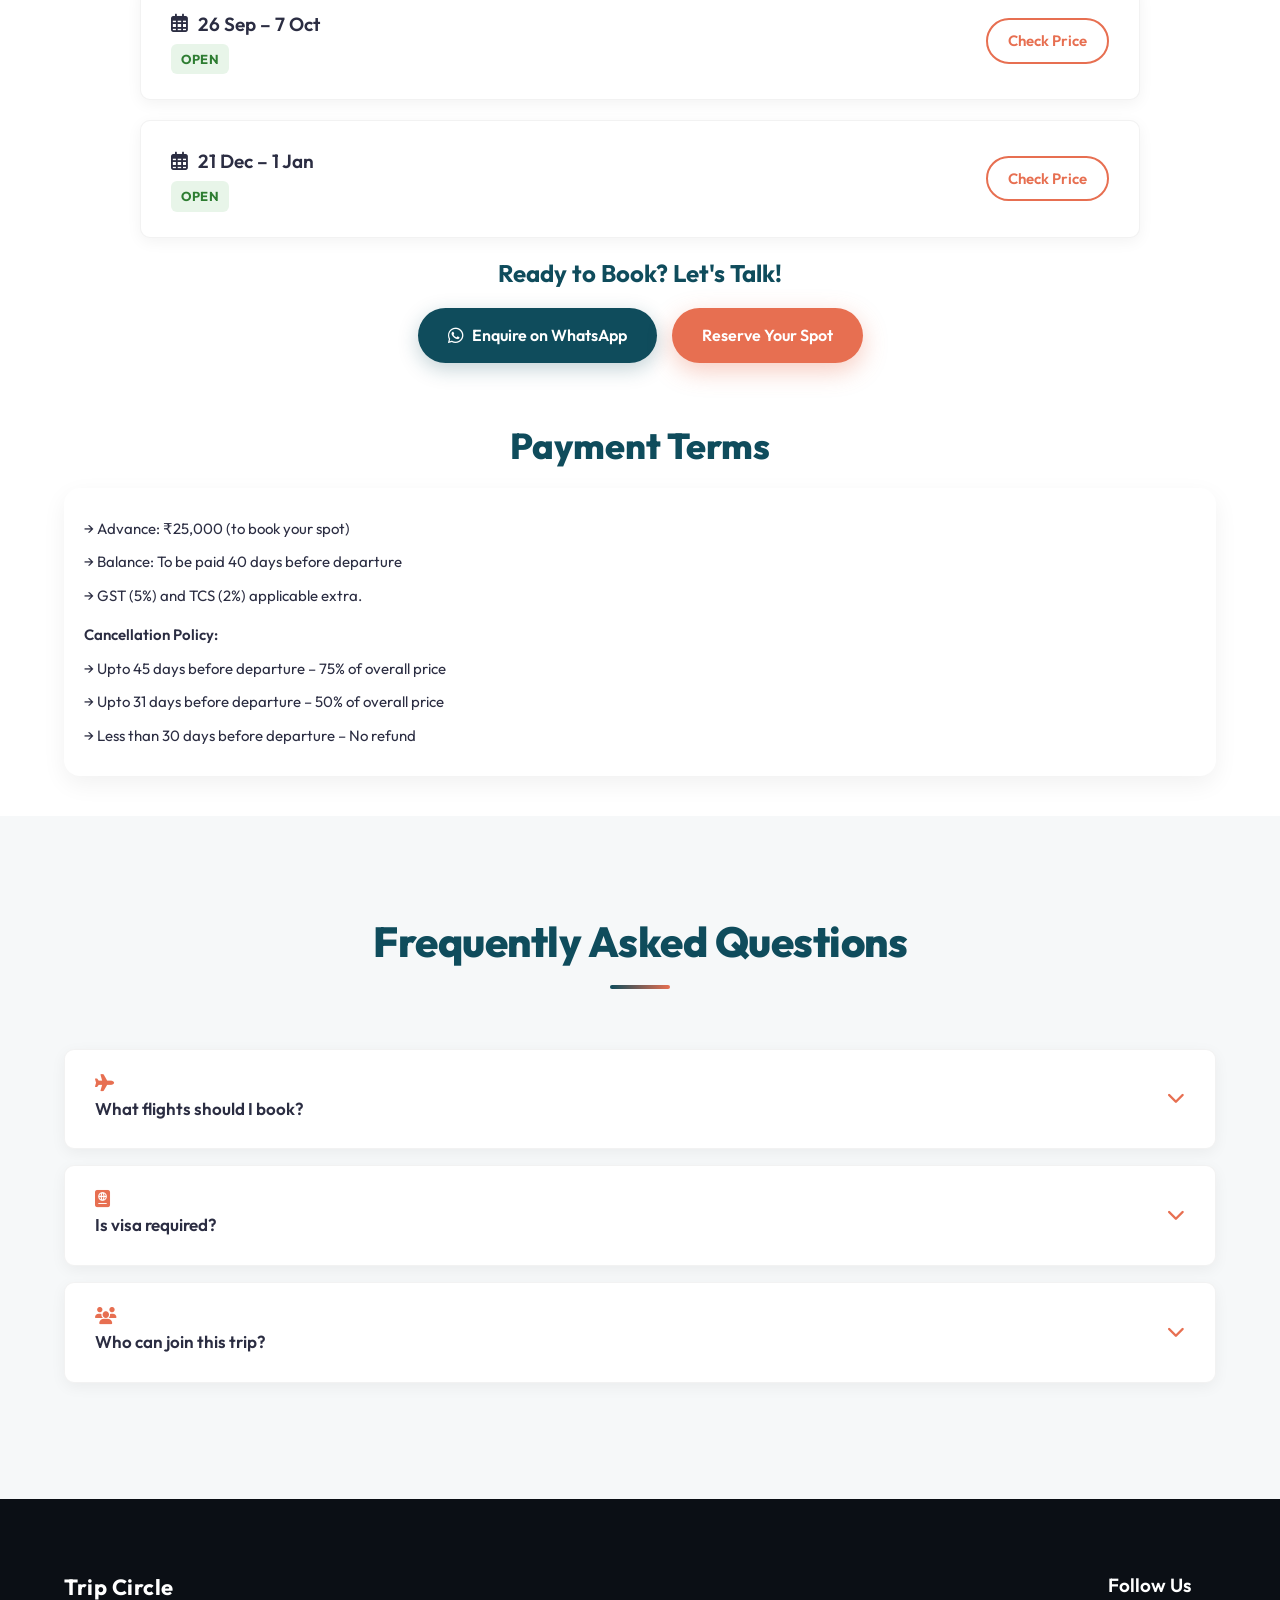
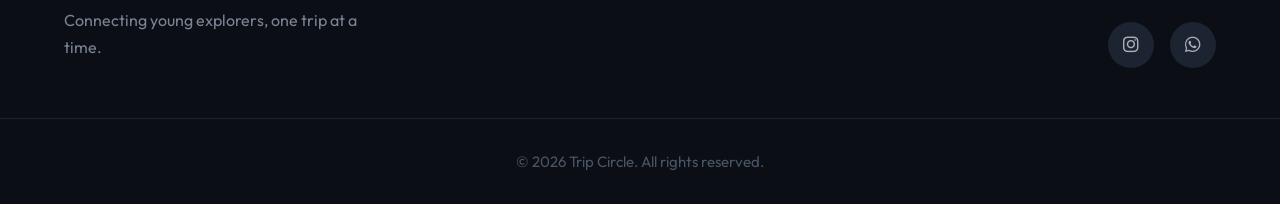
<file: europe-paris-prague.html>
<!DOCTYPE html>
<html lang="en">

<head>
    <meta charset="UTF-8">
    <meta name="viewport" content="width=device-width, initial-scale=1.0">
    <title>Paris → Prague - Trip Circle</title>
    <meta name="description" content="Paris → Prague: 4 Cities • 4 Countries • 12 Days of Experiences.">
    <link rel="preconnect" href="https://fonts.googleapis.com">
    <link rel="preconnect" href="https://fonts.gstatic.com" crossorigin>
    <link href="https://fonts.googleapis.com/css2?family=Outfit:wght@300;400;500;600;700;800&display=swap" rel="stylesheet">
    <link rel="stylesheet" href="https://cdnjs.cloudflare.com/ajax/libs/font-awesome/6.4.0/css/all.min.css">
    <link rel="stylesheet" href="style.css">
    </script>
            </ul>
        </div>
    </nav>

    <!-- PAGE HERO -->
    <div class="page-hero" style="background-image: url('images/europe.jpg');">
        <div class="page-hero-overlay"></div>
        <h1>Paris → Prague</h1>
        <p style="color: white; position: relative; z-index: 2; font-size: 20px; font-weight: 500; margin-top: 10px; letter-spacing: 0.5px;">&nbsp;</p>
    </div>

    <!-- QUICK INFO BAR -->
    <div class="quick-info-bar fade-up-load">
        <div class="quick-info-item">
            <span class="label">Duration</span>
            <span class="value">12 Days</span>
        </div>
        <div class="quick-info-item">
            <span class="label">Group Size</span>
            <span class="value">15–20 people</span>
        </div>
        <div class="quick-info-item">
            <span class="label">Stay</span>
                <span class="value">Hostels / Hotels</span>
        </div>
        <div class="quick-info-item">
            <span class="label">Trip Type</span>
            <span class="value">Group Trip</span>
        </div>
    </div>

    <!-- ABOUT THIS TRIP -->
    <section class="section" style="padding-top: 80px;">
        <div class="container text-center fade-up">
            <h2 style="font-size: 32px; color: var(--primary); margin-bottom: 20px;">About This Trip</h2>
            <div class="title-underline" style="margin: 0 auto 30px;"></div>
            <p style="font-size: 19px; color: var(--text-muted); max-width: 800px; margin: 0 auto; line-height: 1.8;">
                Four of Europe's most iconic cities. One legendary journey. Party in Paris, cruise Amsterdam's canals, rave in Berlin, and pub crawl through Prague, — a full-blown Euro adventure packed with iconic landmarks, electric nightlife, hidden gems, and memories that will last a lifetime.
            </p>
        </div>
    </section>

    <!-- BRIEF ITINERARY (ACCORDION) -->
    <section class="section">
        <div class="container fade-up">
            <div class="section-title">
                <h2>Brief Itinerary</h2>
                <div class="title-underline"></div>
            </div>
            
            <div class="dates-pricing-wrapper">
                <!-- Paris -->
                <div class="accordion-item">
                    <div class="accordion-header" onclick="toggleAccordion(this)">
                        <div class="accordion-date"><span style="color: var(--secondary); margin-right: 8px;">Day 1</span> – Arrival in Paris</div>
                        <div class="accordion-btn"><i class="fas fa-chevron-down"></i></div>
                    </div>
                    <div class="accordion-body">
                        <div class="accordion-content">Fly into Paris — the City of Light — and check into your accommodation. Take your first steps into one of the world's most romanticised cities. Breathe in the Parisian air, wander through a neighbourhood café, and settle in for three unforgettable days ahead.</div>
                    </div>
                </div>

                <div class="accordion-item">
                    <div class="accordion-header" onclick="toggleAccordion(this)">
                        <div class="accordion-date"><span style="color: var(--secondary); margin-right: 8px;">Day 2</span> – Icons of Paris</div>
                        <div class="accordion-btn"><i class="fas fa-chevron-down"></i></div>
                    </div>
                    <div class="accordion-body">
                        <div class="accordion-content">Begin with a guided walking tour through the heart of Paris led by a local guide. Navigate the grand boulevards, hidden passages, and storied squares that have shaped art, revolution, and culture for centuries. We head to Arc de Triomphe for the sunset, and you can take a cruise on the Seane to watch the Eiffel Tower in the night.</div>
                    </div>
                </div>

                <div class="accordion-item">
                    <div class="accordion-header" onclick="toggleAccordion(this)">
                        <div class="accordion-date"><span style="color: var(--secondary); margin-right: 8px;">Day 3</span> – Free Day</div>
                        <div class="accordion-btn"><i class="fas fa-chevron-down"></i></div>
                    </div>
                    <div class="accordion-body">
                        <div class="accordion-content">Experience adventure at Disneyland or visit Roland Garros (Tennis fans on the trip?), art lovers here? - spend your day at the Louvre! or wander around Paris exploring the hidden cafes.</div>
                    </div>
                </div>

                <div class="accordion-item">
                    <div class="accordion-header" onclick="toggleAccordion(this)">
                        <div class="accordion-date"><span style="color: var(--secondary); margin-right: 8px;">Day 4</span> – Paris to Amsterdam</div>
                        <div class="accordion-btn"><i class="fas fa-chevron-down"></i></div>
                    </div>
                    <div class="accordion-body">
                        <div class="accordion-content">Transfer to Amsterdam by intercity coach, check in and explore your first evening in one of Europe's most liberating cities – let’s start the evening (when it is still young and not hazy!) with a free drink on the house! and explore the best kept secrets of Amsterdam!</div>
                    </div>
                </div>

                <!-- Amsterdam -->
                <div class="accordion-item">
                    <div class="accordion-header" onclick="toggleAccordion(this)">
                        <div class="accordion-date"><span style="color: var(--secondary); margin-right: 8px;">Day 5</span> – Water, Culture & Freedom</div>
                        <div class="accordion-btn"><i class="fas fa-chevron-down"></i></div>
                    </div>
                    <div class="accordion-body">
                        <div class="accordion-content">We start the day with a Canal Cruise drifting through Amsterdam's UNESCO-listed canal ring aboard a glass-topped boat. Later we head to the legendary Heineken Experience — learn the brewing process, discover the brand's 150-year history, and enjoy a couple of complimentary beers as part of the experience.</div>
                    </div>
                </div>

                <div class="accordion-item">
                    <div class="accordion-header" onclick="toggleAccordion(this)">
                        <div class="accordion-date"><span style="color: var(--secondary); margin-right: 8px;">Day 6</span> – Wind & History</div>
                        <div class="accordion-btn"><i class="fas fa-chevron-down"></i></div>
                    </div>
                    <div class="accordion-body">
                        <div class="accordion-content">Today we go on a day trip to Zaandam & Zaanse Schans: Escape the city to this open-air museum village where traditional Dutch windmills, wooden clog workshops, and cheese farms paint a vivid picture of Holland's rural heritage</div>
                    </div>
                </div>

                <div class="accordion-item">
                    <div class="accordion-header" onclick="toggleAccordion(this)">
                        <div class="accordion-date"><span style="color: var(--secondary); margin-right: 8px;">Day 7</span> – Amsterdam to Berlin</div>
                        <div class="accordion-btn"><i class="fas fa-chevron-down"></i></div>
                    </div>
                    <div class="accordion-body">
                        <div class="accordion-content">Transfer to Berlin by the intercity train. Freshen up and experience Berlin's nightlife which is legendary and genre-defining — from techno temples in repurposed power stations to intimate jazz cellars and rooftop bars. The city truly comes alive after dark.</div>
                    </div>
                </div>

                <!-- Berlin -->
                <div class="accordion-item">
                    <div class="accordion-header" onclick="toggleAccordion(this)">
                        <div class="accordion-date"><span style="color: var(--secondary); margin-right: 8px;">Day 8</span> – Berlin Exploration</div>
                        <div class="accordion-btn"><i class="fas fa-chevron-down"></i></div>
                    </div>
                    <div class="accordion-body">
                        <div class="accordion-content">We start the day with a Walking Tour with Local Guide: Navigate Checkpoint Charlie, the Brandenburg Gate, the Holocaust Memorial, and the Reichstag — a city-wide open-air museum of 20th-century history told in concrete, bronze, and memory. Try the Berlin swing, and explore Dark matter - a unique experience before heading out for another techno night-out.</div>
                    </div>
                </div>

                <div class="accordion-item">
                    <div class="accordion-header" onclick="toggleAccordion(this)">
                        <div class="accordion-date"><span style="color: var(--secondary); margin-right: 8px;">Day 9</span> – Berlin to Prague</div>
                        <div class="accordion-btn"><i class="fas fa-chevron-down"></i></div>
                    </div>
                    <div class="accordion-body">
                        <div class="accordion-content">Transfer to Prague — a fairy-tale city of gothic spires, baroque palaces, and medieval bridges seemingly untouched by the modern world. Check in and take your first evening stroll across the Charles Bridge at dusk — one of Europe's most magical moments.</div>
                    </div>
                </div>

                <!-- Prague -->
                <div class="accordion-item">
                    <div class="accordion-header" onclick="toggleAccordion(this)">
                        <div class="accordion-date"><span style="color: var(--secondary); margin-right: 8px;">Day 10</span> – Castles, Bridges & Old Town</div>
                        <div class="accordion-btn"><i class="fas fa-chevron-down"></i></div>
                    </div>
                    <div class="accordion-body">
                        <div class="accordion-content">We start the day with a walking Tour with Local Guide: Wind through the labyrinthine cobblestone lanes of Malá Strana, across the Vltava River, and up to the commanding heights of Prague Castle. Watch the medieval Astronomical Clock strike the hour, surrounded by Gothic churches and Romanesque cellars turned into jazz bars.</div>
                    </div>
                </div>

                <div class="accordion-item">
                    <div class="accordion-header" onclick="toggleAccordion(this)">
                        <div class="accordion-date"><span style="color: var(--secondary); margin-right: 8px;">Day 11</span> – Adventure & The Night Life</div>
                        <div class="accordion-btn"><i class="fas fa-chevron-down"></i></div>
                    </div>
                    <div class="accordion-body">
                        <div class="accordion-content">Wake up at your own time on this (free) day – those with adrenaline rush head out for a thrilling sky diving experience or take a short drive to the Skoda museum (any car lovers here?) or just walk around this pretty city and try out some amazing cafes (one of the cafes was frequented by Einstein) before an epic Pub Crawl in the night.</div>
                    </div>
                </div>

                <div class="accordion-item">
                    <div class="accordion-header" onclick="toggleAccordion(this)">
                        <div class="accordion-date"><span style="color: var(--secondary); margin-right: 8px;">Day 12</span> – Departure from Prague</div>
                        <div class="accordion-btn"><i class="fas fa-chevron-down"></i></div>
                    </div>
                    <div class="accordion-body">
                        <div class="accordion-content">A final morning in Prague before transferring to the airport and flying home. Twelve days, four countries, four cities, and a lifetime of stories</div>
                    </div>
                </div>
            </div>
        </div>
    </section>

    <!-- INCLUSIONS & EXCLUSIONS -->
    <section class="section bg-light">
        <div class="container fade-up">
            <div class="section-title">
                <h2>What's Included?</h2>
                <div class="title-underline"></div>
            </div>
            
            <div class="tabs-container">
                <div class="tab-header">
                    <button class="tab-btn active" onclick="openTab(event, 'inclusions')"><i class="fas fa-check-circle" style="color: #2e7d32; margin-right: 8px;"></i> Inclusions</button>
                    <button class="tab-btn" onclick="openTab(event, 'exclusions')"><i class="fas fa-times-circle" style="color: #d32f2f; margin-right: 8px;"></i> Exclusions</button>
                </div>
                
                <!-- Tab: Inclusions -->
                <div id="inclusions" class="tabcontent active">
                    <ul class="tab-list inc">
                        <li>
                            <i class="fas fa-check"></i> Accommodation: 11 nights in hostels (sharing basis)
                            <ul style="margin-left: 28px; margin-top: 8px; list-style-type: none; padding-left: 0;">
                                <li>- 3 nights in Paris</li>
                                <li>- 3 nights in Amsterdam</li>
                                <li>- 2 nights in Berlin</li>
                                <li>- 3 nights in Prague</li>
                            </ul>
                        </li>
                        <li>
                            <i class="fas fa-check"></i> Meals & Drinks:
                            <ul style="margin-left: 28px; margin-top: 8px; list-style-type: none; padding-left: 0;">
                                <li>- 11 breakfasts (daily)</li>
                                <li>- 1-hour open bar + select shots during Prague Pub Crawl</li>
                                <li>- Complimentary beers during Heineken Brewery Experience</li>
                            </ul>
                        </li>
                        <li><i class="fas fa-check"></i> Intercity Transportation: All travel between cities by train and bus</li>
                        <li>
                            <i class="fas fa-check"></i> Activities:
                            <ul style="margin-left: 28px; margin-top: 8px; list-style-type: none; padding-left: 0;">
                                <li>- Walking tour in Paris with local guide</li>
                                <li>- Arc de Triomphe Rooftop visit</li>
                                <li>- Canal Cruise in Amsterdam</li>
                                <li>- Heineken Brewery Experience</li>
                                <li>- Day trip to Zaandam & Zaanse Schans Village</li>
                                <li>- Walking tour in Berlin with local guide</li>
                                <li>- Walking tour in Prague with local guide</li>
                                <li>- Pub Crawl in Prague with open bar</li>
                            </ul>
                        </li>
                        <li><i class="fas fa-check"></i> Entry Fees & Local Taxes: All entry fees for included activities and local taxes — no hidden charges</li>
                        <li><i class="fas fa-check"></i> Trip Leader & Local Guides: Experienced trip leader and city-specific local guides throughout</li>
                        <li><i class="fas fa-check"></i> Pre-trip Support: Travel dossier with complete trip information, forex guidance, and eSIM advisory</li>
                    </ul>
                </div>
                
                <!-- Tab: Exclusions -->
                <div id="exclusions" class="tabcontent">
                    <ul class="tab-list exc">
                        <li><i class="fas fa-times"></i> International flights (into Paris and out of Budapest)</li>
                        <li><i class="fas fa-times"></i> Schengen visa fees and visa assistance charges</li>
                        <li><i class="fas fa-times"></i> GST (5%) and TCS (2%) applicable extra</li>
                        <li><i class="fas fa-times"></i> Meals and beverages not specified in the itinerary</li>
                        <li><i class="fas fa-times"></i> Personal expenses: tips, laundry, shopping, phone bills</li>
                        <li><i class="fas fa-times"></i> Optional activities and personal excursions</li>
                        <li><i class="fas fa-times"></i> Travel insurance</li>
                        <li><i class="fas fa-times"></i> Airport transfers (unless specified)</li>
                    </ul>
                </div>
            </div>
        </div>
    </section>

    <!-- DATES & PRICES ACCORDION -->
    <section class="dates-prices">
        <div class="container">
            <div class="section-title fade-up">
                <h2>Dates & Prices</h2>
                <div class="title-underline"></div>
            </div>
            
            <div class="dates-pricing-wrapper fade-up">
                
                <!-- Departure 1 -->
                <div class="accordion-item">
                    <div class="accordion-header" onclick="toggleAccordion(this)">
                        <div>
                            <div class="accordion-date"><i class="far fa-calendar-alt"></i> 25 Jul – 5 Aug</div>
                            <div class="accordion-status">Open</div>
                        </div>
                        <div class="accordion-btn">Check Price</div>
                    </div>
                    <div class="accordion-body">
                        <div class="accordion-content">
                            <div class="pricing-table-wrapper">
                                <table class="pricing-table">
                                    <thead>
                                        <tr>
                                            <th>Book Before</th>
                                            <th>Price (pp)</th>
                                        </tr>
                                    </thead>
                                    <tbody>
                                        <tr><td>11 May</td><td>₹1,15,000</td></tr>
                                        <tr><td>26 May</td><td>₹1,20,000</td></tr>
                                        <tr><td>10 Jun</td><td>₹1,23,000</td></tr>
                                    </tbody>
                                </table>
                            </div>
                            <div>GST (5%) and TCS (2%) applicable extra</div>
</div>
                            <div style="display: flex; gap: 15px; margin-top: 24px; flex-wrap: wrap;">
                                <a href="https://wa.me/919480068906" class="btn btn-secondary" style="flex: 1; min-width: 200px; justify-content: center;" target="_blank"><i class="fab fa-whatsapp"></i> Enquire on WhatsApp</a>
                                <a href="https://forms.gle/ajJf6RtngLu6pWBg6" class="btn btn-primary" style="flex: 1; min-width: 200px; justify-content: center;" target="_blank">Reserve Your Spot</a>
                            </div>
                        </div>
                    </div>
                </div>

                <!-- Departure 2 -->
                <div class="accordion-item">
                    <div class="accordion-header" onclick="toggleAccordion(this)">
                        <div>
                            <div class="accordion-date"><i class="far fa-calendar-alt"></i> 15 Aug – 26 Aug</div>
                            <div class="accordion-status">Open</div>
                        </div>
                        <div class="accordion-btn">Check Price</div>
                    </div>
                    <div class="accordion-body">
                        <div class="accordion-content">
                            <div class="pricing-table-wrapper">
                                <table class="pricing-table">
                                    <thead>
                                        <tr>
                                            <th>Book Before</th>
                                            <th>Price (pp)</th>
                                        </tr>
                                    </thead>
                                    <tbody>
                                        <tr><td>1 Jun</td><td>₹1,20,000</td></tr>
                                        <tr><td>16 Jun</td><td>₹1,25,000</td></tr>
                                        <tr><td>1 Jul</td><td>₹1,30,000</td></tr>
                                    </tbody>
                                </table>
                            </div>
                            <div>GST (5%) and TCS (2%) applicable extra</div>
</div>
                            <div style="display: flex; gap: 15px; margin-top: 24px; flex-wrap: wrap;">
                                <a href="https://wa.me/919480068906" class="btn btn-secondary" style="flex: 1; min-width: 200px; justify-content: center;" target="_blank"><i class="fab fa-whatsapp"></i> Enquire on WhatsApp</a>
                                <a href="https://forms.gle/ajJf6RtngLu6pWBg6" class="btn btn-primary" style="flex: 1; min-width: 200px; justify-content: center;" target="_blank">Reserve Your Spot</a>
                            </div>
                        </div>
                    </div>
                </div>

                <!-- Departure 3 -->
                <div class="accordion-item">
                    <div class="accordion-header" onclick="toggleAccordion(this)">
                        <div>
                            <div class="accordion-date"><i class="far fa-calendar-alt"></i> 12 Sep – 23 Sep</div>
                            <div class="accordion-status">Open</div>
                        </div>
                        <div class="accordion-btn">Check Price</div>
                    </div>
                    <div class="accordion-body">
                        <div class="accordion-content">
                            <div class="pricing-table-wrapper">
                                <table class="pricing-table">
                                    <thead>
                                        <tr>
                                            <th>Book Before</th>
                                            <th>Price (pp)</th>
                                        </tr>
                                    </thead>
                                    <tbody>
                                        <tr><td>29 Jun</td><td>₹1,25,000</td></tr>
                                        <tr><td>14 Jul</td><td>₹1,30,000</td></tr>
                                        <tr><td>29 Jul</td><td>₹1,35,000</td></tr>
                                    </tbody>
                                </table>
                            </div>
                            <div>GST (5%) and TCS (2%) applicable extra</div>
</div>
                            <div style="display: flex; gap: 15px; margin-top: 24px; flex-wrap: wrap;">
                                <a href="https://wa.me/919480068906" class="btn btn-secondary" style="flex: 1; min-width: 200px; justify-content: center;" target="_blank"><i class="fab fa-whatsapp"></i> Enquire on WhatsApp</a>
                                <a href="https://forms.gle/ajJf6RtngLu6pWBg6" class="btn btn-primary" style="flex: 1; min-width: 200px; justify-content: center;" target="_blank">Reserve Your Spot</a>
                            </div>
                        </div>
                    </div>
                </div>

                <!-- Departure 4 -->
                <div class="accordion-item">
                    <div class="accordion-header" onclick="toggleAccordion(this)">
                        <div>
                            <div class="accordion-date"><i class="far fa-calendar-alt"></i> 26 Sep – 7 Oct</div>
                            <div class="accordion-status">Open</div>
                        </div>
                        <div class="accordion-btn">Check Price</div>
                    </div>
                    <div class="accordion-body">
                        <div class="accordion-content">
                            <div class="pricing-table-wrapper">
                                <table class="pricing-table">
                                    <thead>
                                        <tr>
                                            <th>Book Before</th>
                                            <th>Price (pp)</th>
                                        </tr>
                                    </thead>
                                    <tbody>
                                        <tr><td>13 Jul</td><td>₹1,25,000</td></tr>
                                        <tr><td>28 Jul</td><td>₹1,30,000</td></tr>
                                        <tr><td>12 Aug</td><td>₹1,35,000</td></tr>
                                    </tbody>
                                </table>
                            </div>
                            <div>GST (5%) and TCS (2%) applicable extra</div>
</div>
                            <div style="display: flex; gap: 15px; margin-top: 24px; flex-wrap: wrap;">
                                <a href="https://wa.me/919480068906" class="btn btn-secondary" style="flex: 1; min-width: 200px; justify-content: center;" target="_blank"><i class="fab fa-whatsapp"></i> Enquire on WhatsApp</a>
                                <a href="https://forms.gle/ajJf6RtngLu6pWBg6" class="btn btn-primary" style="flex: 1; min-width: 200px; justify-content: center;" target="_blank">Reserve Your Spot</a>
                            </div>
                        </div>
                    </div>
                </div>

                <!-- Departure 5 -->
                <div class="accordion-item">
                    <div class="accordion-header" onclick="toggleAccordion(this)">
                        <div>
                            <div class="accordion-date"><i class="far fa-calendar-alt"></i> 21 Dec – 1 Jan</div>
                            <div class="accordion-status">Open</div>
                        </div>
                        <div class="accordion-btn">Check Price</div>
                    </div>
                    <div class="accordion-body">
                        <div class="accordion-content">
                            <div class="pricing-table-wrapper">
                                <table class="pricing-table">
                                    <thead>
                                        <tr>
                                            <th>Book Before</th>
                                            <th>Price (pp)</th>
                                        </tr>
                                    </thead>
                                    <tbody>
                                        <tr><td>7 Oct</td><td>₹1,25,000</td></tr>
                                        <tr><td>22 Oct</td><td>₹1,30,000</td></tr>
                                        <tr><td>6 Nov</td><td>₹1,35,000</td></tr>
                                    </tbody>
                                </table>
                            </div>
                            <div>GST (5%) and TCS (2%) applicable extra</div>
</div>
                            <div style="display: flex; gap: 15px; margin-top: 24px; flex-wrap: wrap;">
                                <a href="https://wa.me/919480068906" class="btn btn-secondary" style="flex: 1; min-width: 200px; justify-content: center;" target="_blank"><i class="fab fa-whatsapp"></i> Enquire on WhatsApp</a>
                                <a href="https://forms.gle/ajJf6RtngLu6pWBg6" class="btn btn-primary" style="flex: 1; min-width: 200px; justify-content: center;" target="_blank">Reserve Your Spot</a>
                            </div>
                        </div>
                    </div>
                </div>

            </div>

            <!-- GLOBAL CTA -->
            <div class="text-center fade-up" style="margin-top: 50px;">
                <h3 style="font-size: 24px; color: var(--primary); margin-bottom: 20px;">Ready to Book? Let's Talk!</h3>
                <div style="display: flex; gap: 15px; justify-content: center; flex-wrap: wrap;">
                    <a href="https://wa.me/919480068906" class="btn btn-secondary pulse-anim" style="padding: 14px 30px; font-size: 16px; border-radius: 50px; display: inline-flex; align-items: center; gap: 8px;" target="_blank" rel="noopener noreferrer"><i class="fab fa-whatsapp"></i> Enquire on WhatsApp</a>
                    <a href="https://forms.gle/ajJf6RtngLu6pWBg6" class="btn btn-primary" style="padding: 14px 30px; font-size: 16px; border-radius: 50px;" target="_blank">Reserve Your Spot</a>
                </div>
            </div>
        </div>
    </section>

    <section class="payment-terms-section">
        <div class="container">
            <h2>Payment Terms</h2>
            <div class="payment-box">
                <!-- PAYMENT_TERMS_DYNAMIC -->
            </div>
        </div>
    </section>

    <!-- FAQ SECTION -->
    <section class="section bg-light">
        <div class="container fade-up">
            <div class="section-title">
                <h2>Frequently Asked Questions</h2>
                <div class="title-underline"></div>
            </div>
            <div class="dates-pricing-wrapper">
                
                

                <div class="accordion-item">
                    <div class="accordion-header" onclick="toggleAccordion(this)">
                        <div class="accordion-date" style="font-size: 17px; font-weight: 600;"><i class="fas fa-plane" style="color: var(--secondary);"></i> What flights should I book?</div>
                        <div class="accordion-btn" style="border: none; padding: 0;"><i class="fas fa-chevron-down" style="font-size: 18px;"></i></div>
                    </div>
                    <div class="accordion-body">
                        <div class="accordion-content">Book your flights to Paris and outbound from Prague. Our team will guide you on the flight timings.</div>
                    </div>
                </div>

                <div class="accordion-item">
                    <div class="accordion-header" onclick="toggleAccordion(this)">
                        <div class="accordion-date" style="font-size: 17px; font-weight: 600;"><i class="fas fa-passport" style="color: var(--secondary);"></i> Is visa required?</div>
                        <div class="accordion-btn" style="border: none; padding: 0;"><i class="fas fa-chevron-down" style="font-size: 18px;"></i></div>
                    </div>
                    <div class="accordion-body">
                        <div class="accordion-content">Indian passport holders need a Schengen visa for this trip. Our team will guide you through the process.</div>
                    </div>
                </div>

                <div class="accordion-item">
                    <div class="accordion-header" onclick="toggleAccordion(this)">
                        <div class="accordion-date" style="font-size: 17px; font-weight: 600;"><i class="fas fa-users" style="color: var(--secondary);"></i> Who can join this trip?</div>
                        <div class="accordion-btn" style="border: none; padding: 0;"><i class="fas fa-chevron-down" style="font-size: 18px;"></i></div>
                    </div>
                    <div class="accordion-body">
                        <div class="accordion-content">Join solo, with a partner, friends, or family — either way you’ll have a great experience.</div>
                    </div>
                </div>

            </div>
        </div>
    </section>

    <!-- FOOTER -->
    <footer class="footer">
        <div class="container footer-content">
            <div class="brand">
                <div class="logo-text-only">Trip Circle</div>
                <p>Connecting young explorers, one trip at a time.</p>
            </div>
            <div class="links">
                <p>Follow Us</p>
                <div class="socials">
                    <a href="https://www.instagram.com/trip.circle?igsh=MXNuM3I5YWVoNGF1Mg==" target="_blank" rel="noopener noreferrer"><i class="fab fa-instagram"></i></a>
                    <a href="https://whatsapp.com/channel/0029VbBq3bUJkK7CwxouRG3i" target="_blank" rel="noopener noreferrer"><i class="fab fa-whatsapp"></i></a>
                </div>
            </div>
        </div>
        <div class="copyright">&copy; 2026 Trip Circle. All rights reserved.</div>
    </footer>

    <!-- STICKY MOBILE CTA -->
    <div class="sticky-mobile-cta">
        <div style="display: flex; gap: 10px;">
            <a href="https://wa.me/919480068906" class="btn btn-secondary pulse-anim" style="flex: 1; padding: 14px; font-size: 15px; justify-content: center; text-align: center;" target="_blank"><i class="fab fa-whatsapp"></i> Chat</a>
            <a href="https://forms.gle/ajJf6RtngLu6pWBg6" class="btn btn-primary" style="flex: 1; padding: 14px; font-size: 15px; justify-content: center; text-align: center;" target="_blank">Reserve Your Spot</a>
        </div>
    </div>

    <!-- JS SCRIPTS -->
    <script>
        function applyDynamicWhatsAppLinks() {
            const baseWhatsAppUrl = "https://wa.me/919480068906";
            const defaultTripName = (document.querySelector(".page-hero h1, .hero h1, h1")?.textContent || document.title || "Trip")
                .replace(/\s*-\s*Trip Circle\s*$/i, "")
                .trim();

            document.querySelectorAll("a[href*=\"wa.me/919480068906\"]").forEach(link => {
                let tripName = defaultTripName;
                const tripCard = link.closest(".trip-card, .trip-item, .destination-card, .card");
                const heading = tripCard ? tripCard.querySelector("h2, h3, h4") : null;
                if (heading && heading.textContent.trim()) {
                    tripName = heading.textContent.trim();
                }

                const message = "Hi Trip Circle, I'm interested in " + tripName + ". Please share details.";
                link.href = baseWhatsAppUrl + "?text=" + encodeURIComponent(message);
            });
        }

        document.addEventListener('DOMContentLoaded', () => {
            applyDynamicWhatsAppLinks();
            const observer = new IntersectionObserver((entries, obs) => {
                entries.forEach(entry => {
                    if (entry.isIntersecting) {
                        entry.target.classList.add('visible');
                        obs.unobserve(entry.target);
                    }
                });
            }, { threshold: 0.12 });
            document.querySelectorAll('.fade-up, .fade-up-load').forEach(el => observer.observe(el));
        });

        function toggleAccordion(header) {
            const item = header.parentElement;
            const body = item.querySelector('.accordion-body');
            
            item.classList.toggle('active');
            
            if (item.classList.contains('active')) {
                body.style.maxHeight = body.scrollHeight + "px";
                setTimeout(() => {
                    item.scrollIntoView({ behavior: 'smooth', block: 'nearest' });
                }, 300);
            } else {
                body.style.maxHeight = null;
            }
        }

        function openTab(evt, tabName) {
            var i, tabcontent, tablinks;
            tabcontent = document.getElementsByClassName("tabcontent");
            for (i = 0; i < tabcontent.length; i++) {
                tabcontent[i].style.display = "none";
                tabcontent[i].classList.remove("active");
            }
            tablinks = document.getElementsByClassName("tab-btn");
            for (i = 0; i < tablinks.length; i++) {
                tablinks[i].className = tablinks[i].className.replace(" active", "");
            }
            document.getElementById(tabName).style.display = "block";
            
            // Add slight delay to trigger opacity transition
            setTimeout(() => {
                document.getElementById(tabName).classList.add("active");
            }, 10);
            
            evt.currentTarget.className += " active";
        }

        const menu = document.querySelector(".nav-links");
        const overlay = document.querySelector(".menu-overlay");
        const menuToggle = document.querySelector(".menu-toggle");

        if (menuToggle && menu && overlay) {
            menuToggle.onclick = () => {
                menu.classList.toggle("active");
                overlay.classList.toggle("active");
            };

            overlay.onclick = () => {
                menu.classList.remove("active");
                overlay.classList.remove("active");
            };

            document.querySelectorAll(".nav-links a").forEach(link => {
                link.addEventListener("click", () => {
                    menu.classList.remove("active");
                    overlay.classList.remove("active");
                });
            });
        }
    </script>
    <script src="script.js"></script>
</body>
</html>
</file>
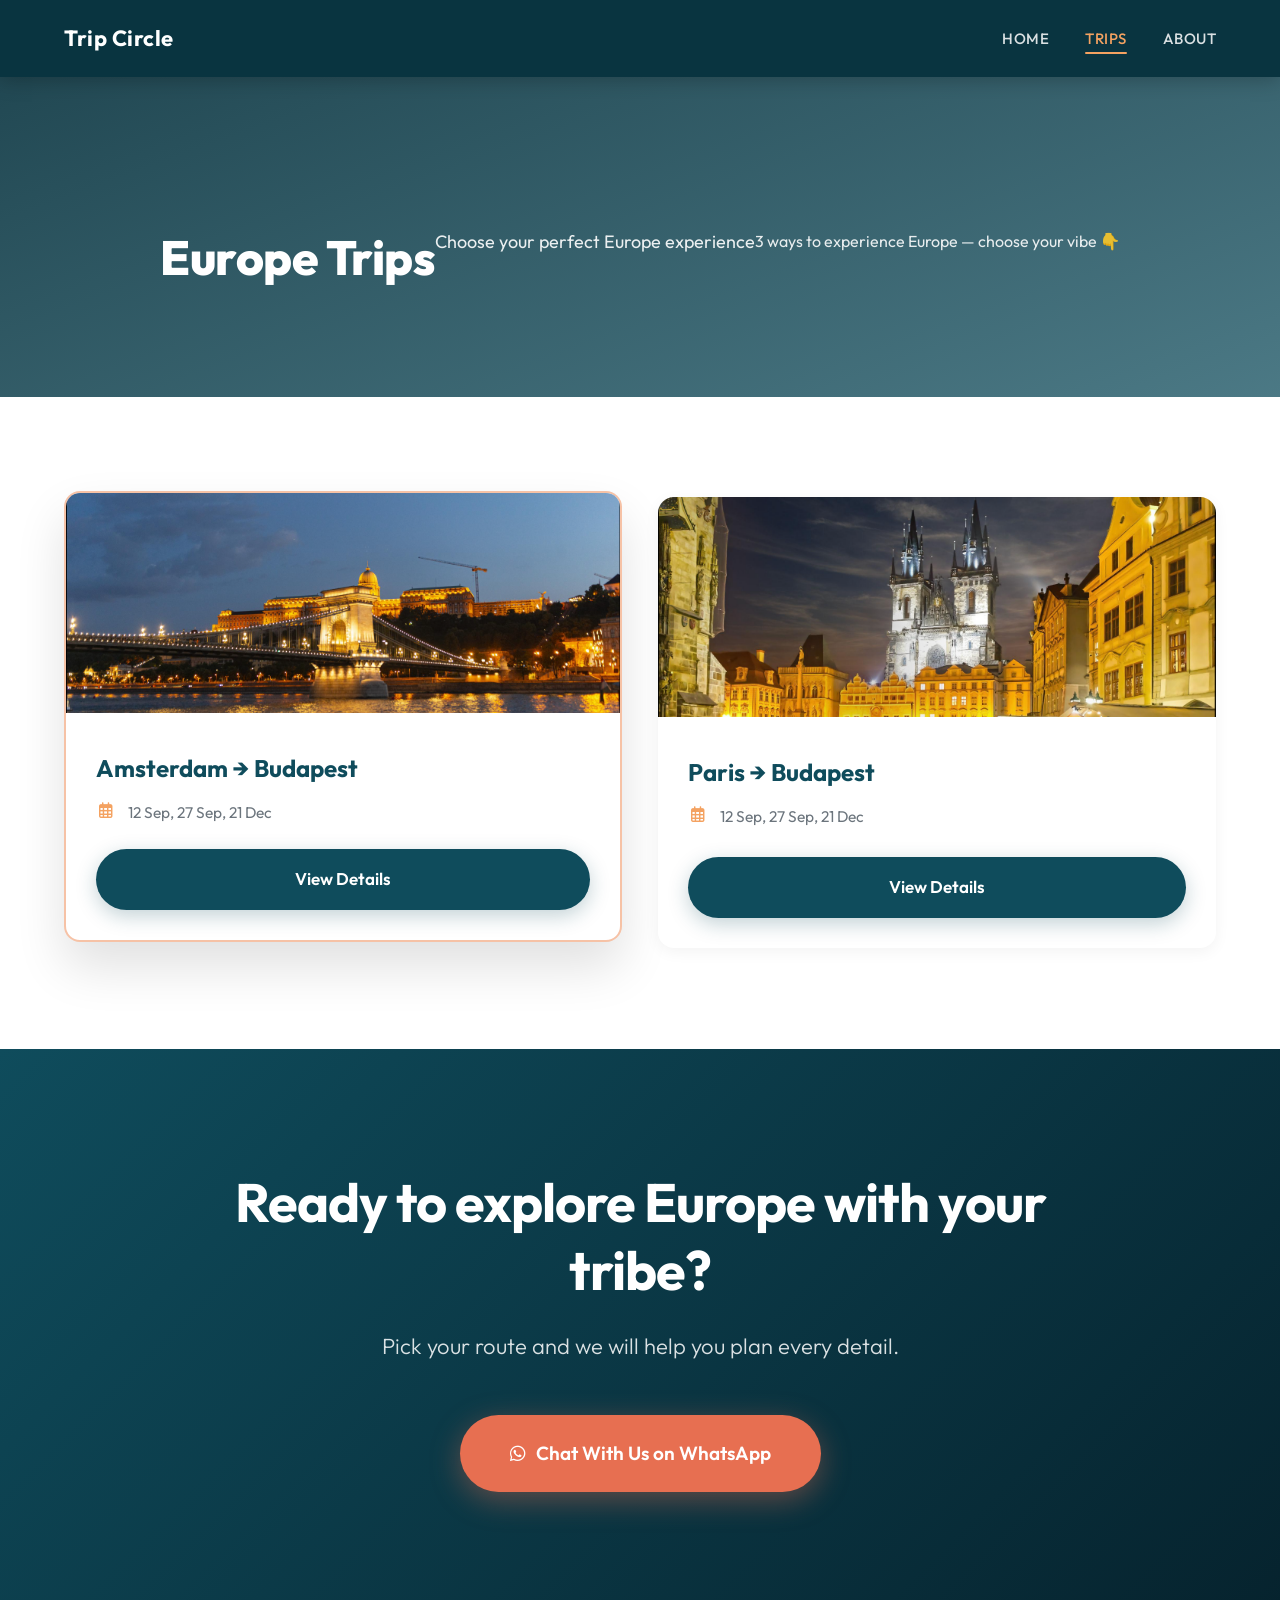
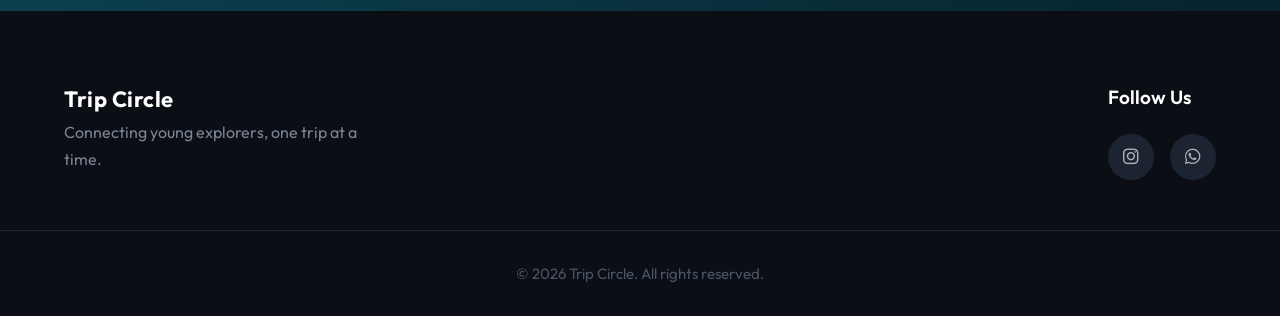
<file: europe.html>
<!DOCTYPE html>
<html lang="en">

<head>
    <meta charset="UTF-8">
    <meta name="viewport" content="width=device-width, initial-scale=1.0">
    <title>Europe Trips - Trip Circle</title>
    <meta name="description" content="Choose your perfect Europe experience with Trip Circle.">
    <link rel="preconnect" href="https://fonts.googleapis.com">
    <link rel="preconnect" href="https://fonts.gstatic.com" crossorigin>
    <link href="https://fonts.googleapis.com/css2?family=Outfit:wght@300;400;500;600;700;800&display=swap" rel="stylesheet">
    <link rel="stylesheet" href="https://cdnjs.cloudflare.com/ajax/libs/font-awesome/6.4.0/css/all.min.css">
    <link rel="stylesheet" href="style.css">
</head>

<body>

    <!-- NAVIGATION -->
    <nav class="navbar-inner">
        <div class="nav-container">
            <a href="index.html" class="logo-text-only" style="text-decoration: none;">Trip Circle</a>
            <div class="menu-toggle">☰</div>
            <div class="menu-overlay"></div>
            <ul class="nav-links">
                <li><a href="index.html">Home</a></li>
                <li><a href="trips.html" class="active">Trips</a></li>
                <li><a href="about.html">About</a></li>
            </ul>
        </div>
    </nav>

    <!-- PAGE HERO -->
    <div class="page-hero">
        <div class="page-hero-overlay"></div>
        <h1>Europe Trips</h1>
        <p style="color: rgba(255,255,255,0.9); position: relative; z-index: 2; font-size: 18px; margin-top: 10px;">Choose your perfect Europe experience</p>
        <p style="color: rgba(255,255,255,0.88); position: relative; z-index: 2; font-size: 16px; margin-top: 8px; text-align: center;">3 ways to experience Europe — choose your vibe 👇</p>
    </div>

    <!-- EUROPE OPTIONS -->
    <section class="up-trips section">
        <div class="container">
            <div class="trips-grid">
                <!-- Card 2 -->
                <div class="trip-card fade-up" style="transition-delay: 70ms; border: 2px solid rgba(230, 81, 0, 0.35); transform: translateY(-6px); box-shadow: var(--shadow-lg);">
                    <div class="trip-img">
                        <img src="images/europe2.jpg" alt="Amsterdam Budapest Trip" loading="lazy">
                    </div>
                    <div class="trip-content">
                        <div class="trip-header"><h3>Amsterdam → Budapest</h3></div>
                        <ul class="trip-details">
                            <li><i class="far fa-calendar-alt"></i> 12 Sep, 27 Sep, 21 Dec</li>

                        </ul>
                        <div style="display: flex; gap: 10px; flex-wrap: wrap; margin-top: 14px;">
                            <a href="europe-amsterdam-budapest.html" class="btn btn-secondary" style="flex: 1; min-width: 150px; justify-content: center;">View Details</a>
                            <a href="https://wa.me/919480068906" class="btn btn-primary" style="flex: 1; min-width: 150px; justify-content: center;" target="_blank" rel="noopener noreferrer"><i class="fab fa-whatsapp"></i> 💬 Get Trip Plan</a>
                        </div>
                    </div>
                </div>

                <!-- Card 3 -->
                <div class="trip-card fade-up" style="transition-delay: 140ms;">
                    <div class="trip-img">
                        <img src="images/europe3.jpg" alt="Paris Budapest Trip" loading="lazy">
                    </div>
                    <div class="trip-content">
                        <div class="trip-header"><h3>Paris → Budapest</h3></div>
                        <ul class="trip-details">
                            <li><i class="far fa-calendar-alt"></i> 12 Sep, 27 Sep, 21 Dec</li>

                        </ul>
                        <div style="display: flex; gap: 10px; flex-wrap: wrap; margin-top: 14px;">
                            <a href="europe-paris-budapest.html" class="btn btn-secondary" style="flex: 1; min-width: 150px; justify-content: center;">View Details</a>
                            <a href="https://wa.me/919480068906" class="btn btn-primary" style="flex: 1; min-width: 150px; justify-content: center;" target="_blank" rel="noopener noreferrer"><i class="fab fa-whatsapp"></i> 💬 Get Trip Plan</a>
                        </div>
                    </div>
                </div>
            </div>
        </div>
    </section>

    <!-- FINAL CTA -->
    <section class="final-cta">
        <div class="cta-content fade-up">
            <h2>Ready to explore Europe with your tribe?</h2>
            <p>Pick your route and we will help you plan every detail.</p>
            <a href="https://wa.me/919480068906" class="btn btn-cta pulse-anim" target="_blank" rel="noopener noreferrer">
                <i class="fab fa-whatsapp"></i> Chat With Us on WhatsApp
            </a>
        </div>
    </section>

    <!-- FOOTER -->
    <footer class="footer">
        <div class="container footer-content">
            <div class="brand">
                <div class="logo-text-only">Trip Circle</div>
                <p>Connecting young explorers, one trip at a time.</p>
            </div>
            <div class="links">
                <p>Follow Us</p>
                <div class="socials">
                    <a href="https://www.instagram.com/trip.circle?igsh=MXNuM3I5YWVoNGF1Mg==" target="_blank" rel="noopener noreferrer"><i class="fab fa-instagram"></i></a>
                    <a href="https://whatsapp.com/channel/0029VbBq3bUJkK7CwxouRG3i" target="_blank" rel="noopener noreferrer"><i class="fab fa-whatsapp"></i></a>
                </div>
            </div>
        </div>
        <div class="copyright">&copy; 2026 Trip Circle. All rights reserved.</div>
    </footer>

    <script>
        function applyDynamicWhatsAppLinks() {
            const baseWhatsAppUrl = "https://wa.me/919480068906";
            const defaultTripName = (document.querySelector(".page-hero h1, .hero h1, h1")?.textContent || document.title || "Trip")
                .replace(/\s*-\s*Trip Circle\s*$/i, "")
                .trim();

            document.querySelectorAll("a[href*=\"wa.me/919480068906\"]").forEach(link => {
                let tripName = defaultTripName;
                const tripCard = link.closest(".trip-card, .trip-item, .destination-card, .card");
                const heading = tripCard ? tripCard.querySelector("h2, h3, h4") : null;
                if (heading && heading.textContent.trim()) {
                    tripName = heading.textContent.trim();
                }

                const message = "Hi Trip Circle, I'm interested in " + tripName + ". Please share details.";
                link.href = baseWhatsAppUrl + "?text=" + encodeURIComponent(message);
            });
        }

        document.addEventListener('DOMContentLoaded', () => {
            applyDynamicWhatsAppLinks();
            const observer = new IntersectionObserver((entries, obs) => {
                entries.forEach(entry => {
                    if (entry.isIntersecting) {
                        entry.target.classList.add('visible');
                        obs.unobserve(entry.target);
                    }
                });
            }, { threshold: 0.12 });
            document.querySelectorAll('.fade-up').forEach(el => observer.observe(el));
        });

        const menu = document.querySelector(".nav-links");
        const overlay = document.querySelector(".menu-overlay");
        const menuToggle = document.querySelector(".menu-toggle");

        if (menuToggle && menu && overlay) {
            menuToggle.onclick = () => {
                menu.classList.toggle("active");
                overlay.classList.toggle("active");
            };

            overlay.onclick = () => {
                menu.classList.remove("active");
                overlay.classList.remove("active");
            };

            document.querySelectorAll(".nav-links a").forEach(link => {
                link.addEventListener("click", () => {
                    menu.classList.remove("active");
                    overlay.classList.remove("active");
                });
            });
        }
    </script>
</body>

</html>
</file>
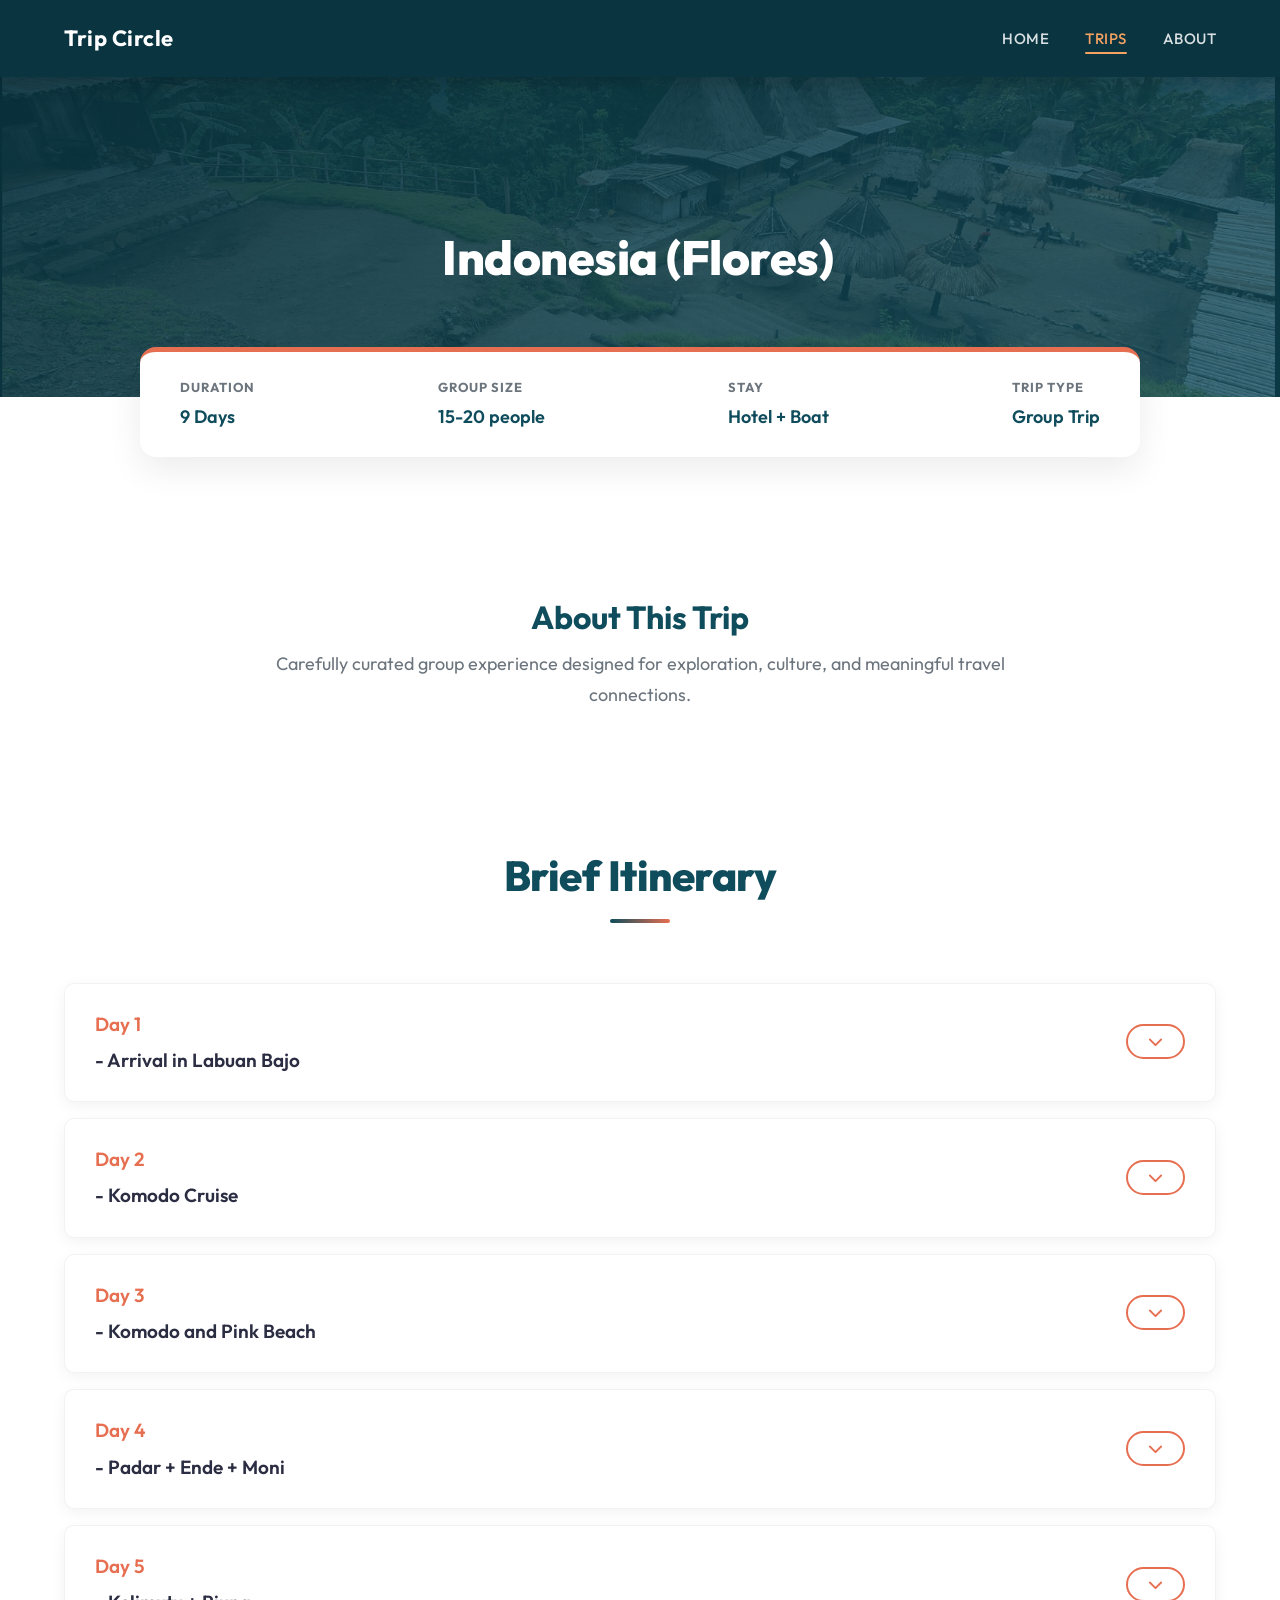
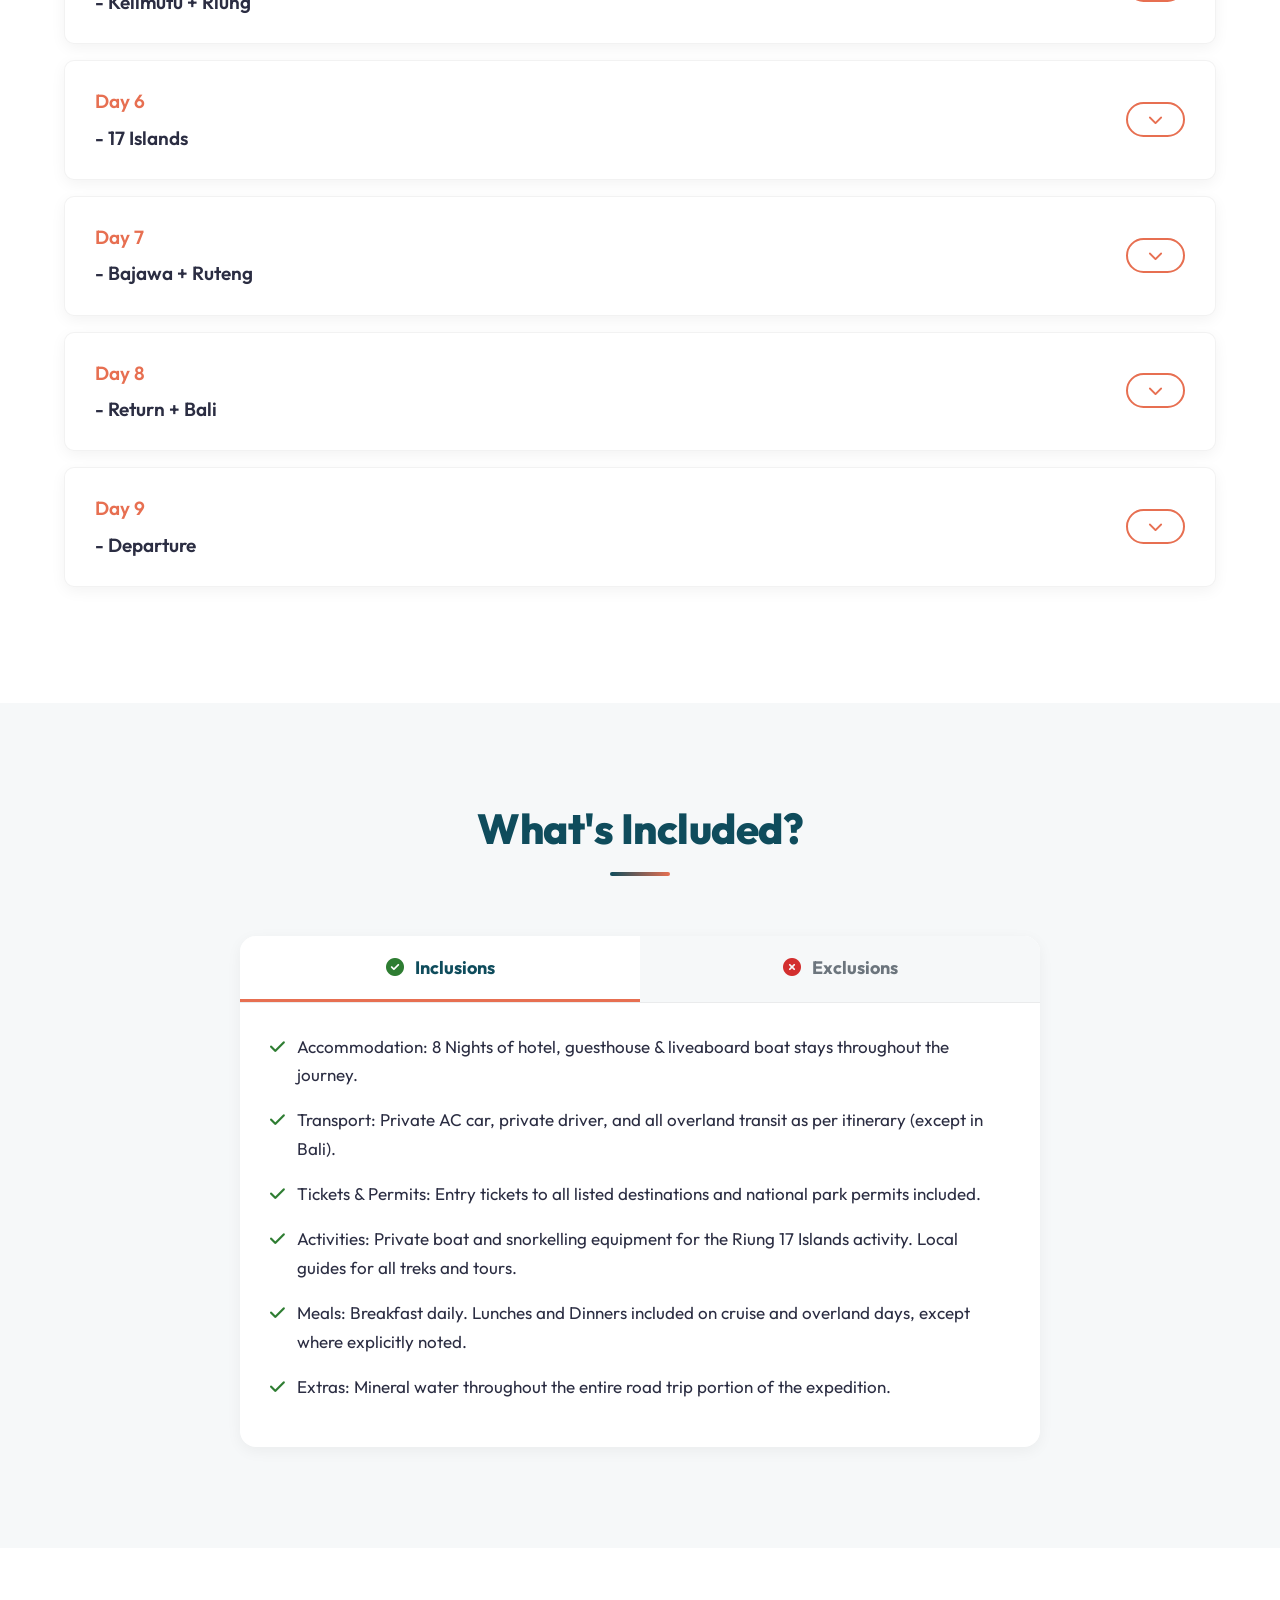
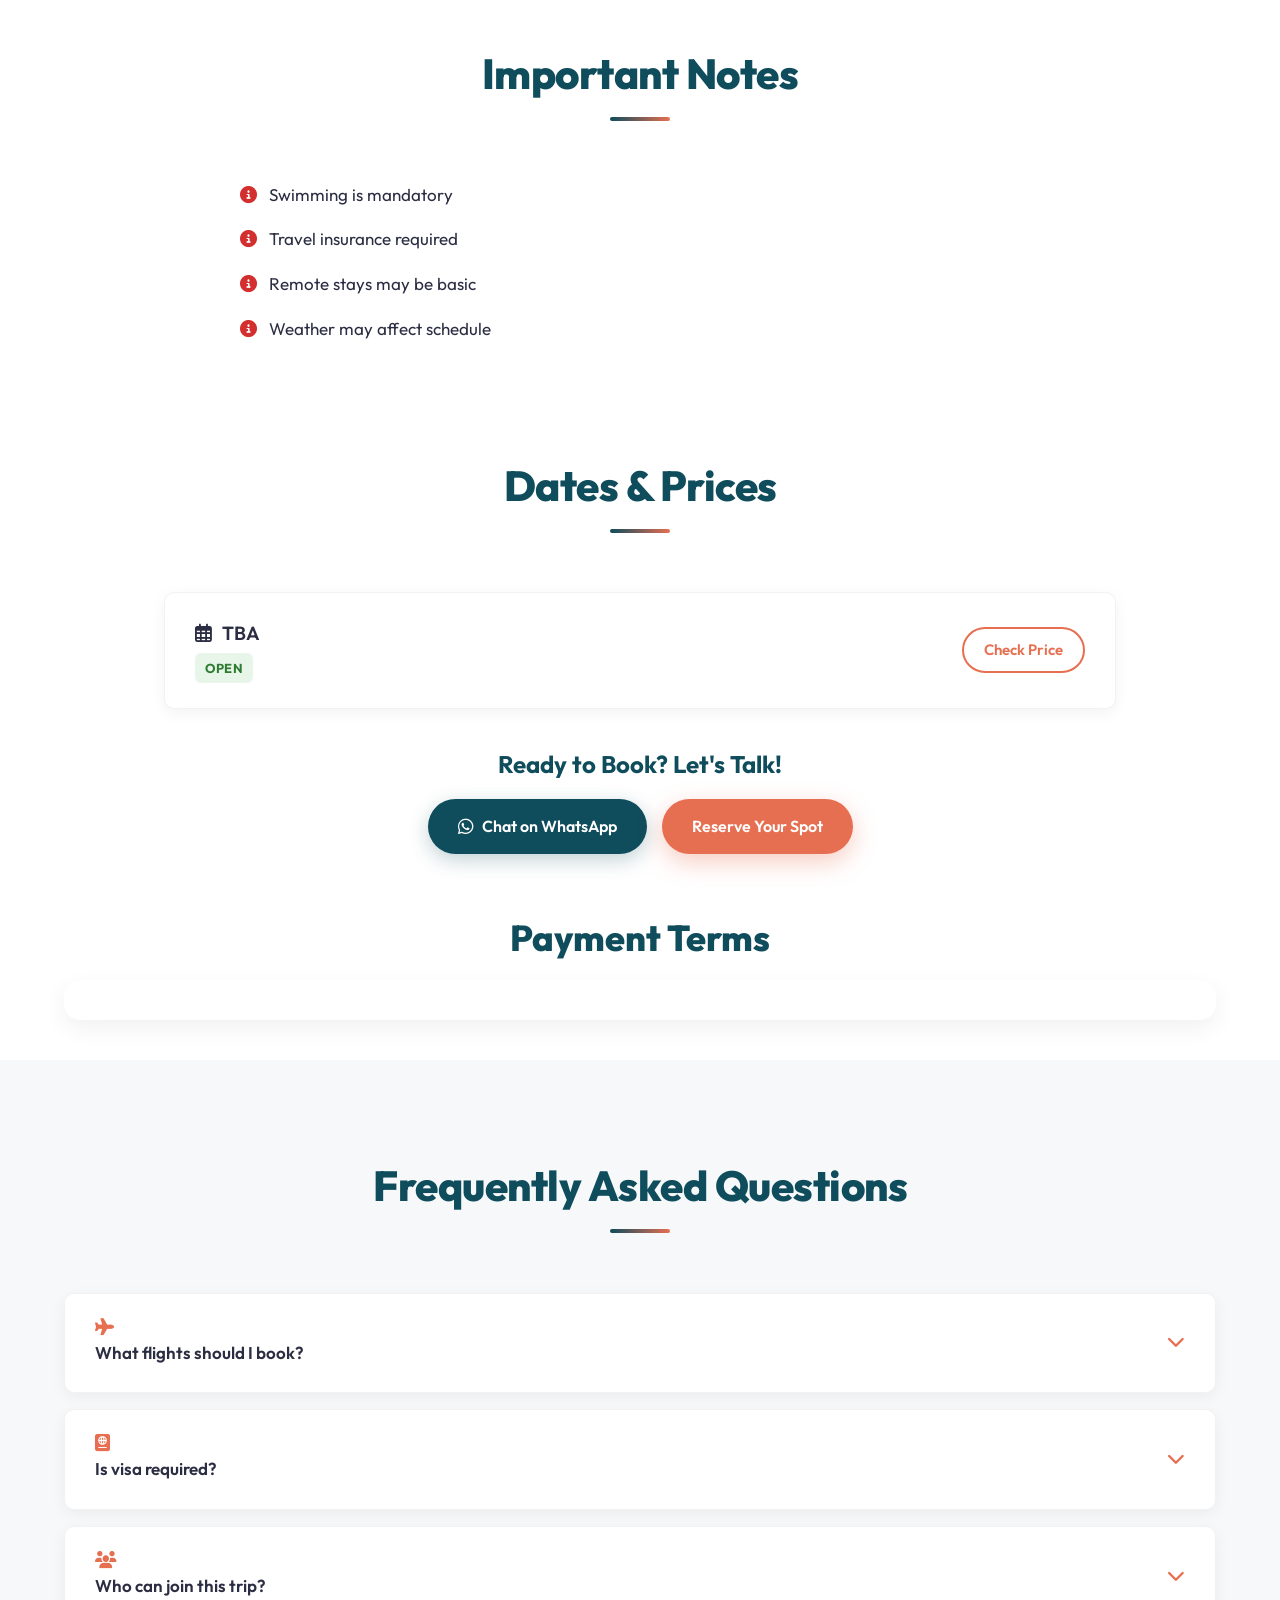
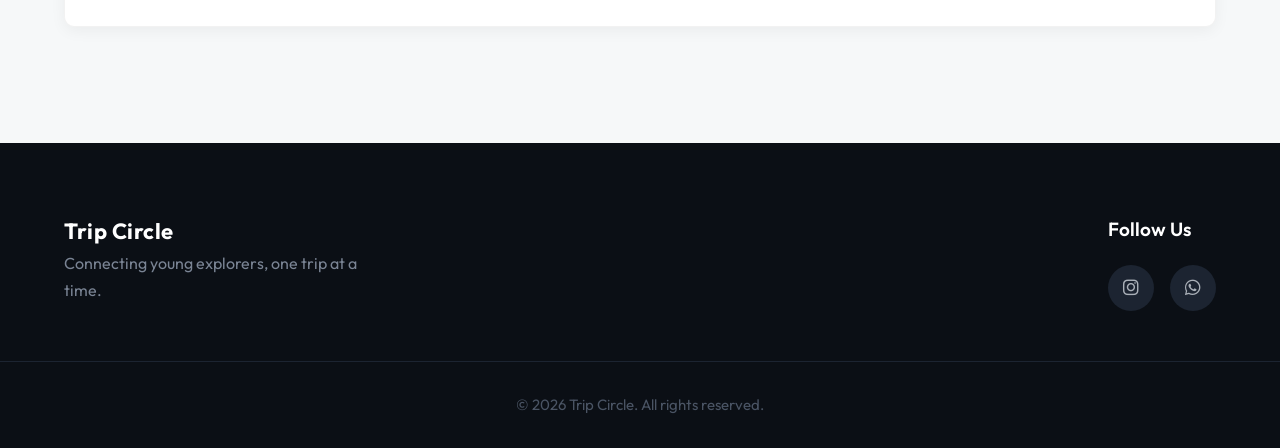
<file: flores.html>
<!DOCTYPE html>
<html lang="en">

<head>
    <meta charset="UTF-8">
    <meta name="viewport" content="width=device-width, initial-scale=1.0">
    <title>Indonesia (Flores) - Trip Circle</title>
    <meta name="description" content="Indonesia (Flores): 9 Days through Labuan Bajo, Komodo, Flores, and Bali.">
    <link rel="preconnect" href="https://fonts.googleapis.com">
    <link rel="preconnect" href="https://fonts.gstatic.com" crossorigin>
    <link href="https://fonts.googleapis.com/css2?family=Outfit:wght@300;400;500;600;700;800&display=swap" rel="stylesheet">
    <link rel="stylesheet" href="https://cdnjs.cloudflare.com/ajax/libs/font-awesome/6.4.0/css/all.min.css">
    <link rel="stylesheet" href="style.css">
</head>

<body class="has-sticky-cta">

    <!-- NAVIGATION -->
    <nav class="navbar-inner">
        <div class="nav-container">
            <a href="index.html" class="logo-text-only" style="text-decoration: none;">Trip Circle</a>
            <div class="menu-toggle">☰</div>
            <div class="menu-overlay"></div>
            <ul class="nav-links">
                <li><a href="index.html">Home</a></li>
                <li><a href="trips.html" class="active">Trips</a></li>
                <li><a href="about.html">About</a></li>
            </ul>
        </div>
    </nav>

    <!-- PAGE HERO -->
    <div class="page-hero" style="background-image: url('images/flores.jpg');">
        <div class="page-hero-overlay"></div>
        <h1>Indonesia (Flores)</h1>
        <p style="color: white; position: relative; z-index: 2; font-size: 20px; font-weight: 500; margin-top: 10px; letter-spacing: 0.5px;">&nbsp;</p>
    </div>

    <!-- QUICK INFO BAR -->
    <div class="quick-info-bar fade-up-load">
        <div class="quick-info-item">
            <span class="label">Duration</span>
            <span class="value">9 Days</span>
        </div>
        <div class="quick-info-item">
            <span class="label">Group Size</span>
            <span class="value">15-20 people</span>
        </div>
        <div class="quick-info-item">
            <span class="label">Stay</span>
            <span class="value">Hotel + Boat</span>
        </div>
        <div class="quick-info-item">
            <span class="label">Trip Type</span>
            <span class="value">Group Trip</span>
        </div>
    </div>

    <!-- ABOUT THIS TRIP -->
    <section class="about-trip">
        <div class="container">
            <h2>About This Trip</h2>
            <p>
                Carefully curated group experience designed for exploration, culture, and meaningful travel connections.
            </p>
        </div>
    </section>

    <!-- BRIEF ITINERARY (ACCORDION) -->
    <section class="section">
        <div class="container fade-up">
            <div class="section-title">
                <h2>Brief Itinerary</h2>
                <div class="title-underline"></div>
            </div>

            <div class="dates-pricing-wrapper">
                <!-- Day 1 -->
                <div class="accordion-item">
                    <div class="accordion-header" onclick="toggleAccordion(this)">
                        <div class="accordion-date"><span style="color: var(--secondary); margin-right: 8px;">Day 1</span> - Arrival in Labuan Bajo</div>
                        <div class="accordion-btn"><i class="fas fa-chevron-down"></i></div>
                    </div>
                    <div class="accordion-body">
                        <div class="accordion-content">Arrive in Labuan Bajo and check into your hotel before easing into the destination. If time allows, visit Rangko Cave, then enjoy a beautiful sunset to kick off the expedition.</div>
                    </div>
                </div>

                <!-- Day 2 -->
                <div class="accordion-item">
                    <div class="accordion-header" onclick="toggleAccordion(this)">
                        <div class="accordion-date"><span style="color: var(--secondary); margin-right: 8px;">Day 2</span> - Komodo Cruise</div>
                        <div class="accordion-btn"><i class="fas fa-chevron-down"></i></div>
                    </div>
                    <div class="accordion-body">
                        <div class="accordion-content">Board your liveaboard and begin island hopping through stunning Komodo waters. The day includes snorkeling in clear reefs before spending the night aboard under open skies.</div>
                    </div>
                </div>

                <!-- Day 3 -->
                <div class="accordion-item">
                    <div class="accordion-header" onclick="toggleAccordion(this)">
                        <div class="accordion-date"><span style="color: var(--secondary); margin-right: 8px;">Day 3</span> - Komodo and Pink Beach</div>
                        <div class="accordion-btn"><i class="fas fa-chevron-down"></i></div>
                    </div>
                    <div class="accordion-body">
                        <div class="accordion-content">Trek in Komodo National Park to spot dragons in their natural habitat, then continue to the iconic Pink Beach. Later, snorkel at Manta Point before returning to your overnight boat stay.</div>
                    </div>
                </div>

                <!-- Day 4 -->
                <div class="accordion-item">
                    <div class="accordion-header" onclick="toggleAccordion(this)">
                        <div class="accordion-date"><span style="color: var(--secondary); margin-right: 8px;">Day 4</span> - Padar + Ende + Moni</div>
                        <div class="accordion-btn"><i class="fas fa-chevron-down"></i></div>
                    </div>
                    <div class="accordion-body">
                        <div class="accordion-content">Start with the famous Padar sunrise hike, then fly to Ende to continue your Flores overland route. Visit Wologai village and a nearby waterfall before resting in Moni.</div>
                    </div>
                </div>

                <!-- Day 5 -->
                <div class="accordion-item">
                    <div class="accordion-header" onclick="toggleAccordion(this)">
                        <div class="accordion-date"><span style="color: var(--secondary); margin-right: 8px;">Day 5</span> - Kelimutu + Riung</div>
                        <div class="accordion-btn"><i class="fas fa-chevron-down"></i></div>
                    </div>
                    <div class="accordion-body">
                        <div class="accordion-content">Visit the surreal Kelimutu crater lakes in the morning, then stop by Blue Stone Beach for a unique coastal view. Continue driving to Riung for the overnight stay.</div>
                    </div>
                </div>

                <!-- Day 6 -->
                <div class="accordion-item">
                    <div class="accordion-header" onclick="toggleAccordion(this)">
                        <div class="accordion-date"><span style="color: var(--secondary); margin-right: 8px;">Day 6</span> - 17 Islands</div>
                        <div class="accordion-btn"><i class="fas fa-chevron-down"></i></div>
                    </div>
                    <div class="accordion-body">
                        <div class="accordion-content">Take a private boat through the 17 Islands area with snorkeling stops and relaxed beach time. After the marine experience, continue onward for your overnight stay in Bajawa.</div>
                    </div>
                </div>

                <!-- Day 7 -->
                <div class="accordion-item">
                    <div class="accordion-header" onclick="toggleAccordion(this)">
                        <div class="accordion-date"><span style="color: var(--secondary); margin-right: 8px;">Day 7</span> - Bajawa + Ruteng</div>
                        <div class="accordion-btn"><i class="fas fa-chevron-down"></i></div>
                    </div>
                    <div class="accordion-body">
                        <div class="accordion-content">Explore Bena village and experience local heritage before unwinding at natural hot springs. Later, enjoy a local Arak tasting and continue to Ruteng for the night.</div>
                    </div>
                </div>

                <!-- Day 8 -->
                <div class="accordion-item">
                    <div class="accordion-header" onclick="toggleAccordion(this)">
                        <div class="accordion-date"><span style="color: var(--secondary); margin-right: 8px;">Day 8</span> - Return + Bali</div>
                        <div class="accordion-btn"><i class="fas fa-chevron-down"></i></div>
                    </div>
                    <div class="accordion-body">
                        <div class="accordion-content">Visit the famous spider web rice fields and a scenic waterfall before your flight to Bali. End the day with a vibrant beach club evening and an overnight stay in Bali.</div>
                    </div>
                </div>

                <!-- Day 9 -->
                <div class="accordion-item">
                    <div class="accordion-header" onclick="toggleAccordion(this)">
                        <div class="accordion-date"><span style="color: var(--secondary); margin-right: 8px;">Day 9</span> - Departure</div>
                        <div class="accordion-btn"><i class="fas fa-chevron-down"></i></div>
                    </div>
                    <div class="accordion-body">
                        <div class="accordion-content">Enjoy a final breakfast before checkout and departure. Your trip closes with a rich mix of island cruising, culture, and overland adventure memories.</div>
                    </div>
                </div>
            </div>
        </div>
    </section>

    <!-- INCLUSIONS & EXCLUSIONS -->
    <section class="section bg-light">
        <div class="container fade-up">
            <div class="section-title">
                <h2>What's Included?</h2>
                <div class="title-underline"></div>
            </div>

            <div class="tabs-container">
                <div class="tab-header">
                    <button class="tab-btn active" onclick="openTab(event, 'inclusions')"><i class="fas fa-check-circle" style="color: #2e7d32; margin-right: 8px;"></i> Inclusions</button>
                    <button class="tab-btn" onclick="openTab(event, 'exclusions')"><i class="fas fa-times-circle" style="color: #d32f2f; margin-right: 8px;"></i> Exclusions</button>
                </div>

                <!-- Tab: Inclusions -->
                <div id="inclusions" class="tabcontent active">
                    <ul class="tab-list inc">
                        <li><i class="fas fa-check"></i> Accommodation: 8 Nights of hotel, guesthouse & liveaboard boat stays throughout the journey.</li>
                        <li><i class="fas fa-check"></i> Transport: Private AC car, private driver, and all overland transit as per itinerary (except in Bali).</li>
                        <li><i class="fas fa-check"></i> Tickets & Permits: Entry tickets to all listed destinations and national park permits included.</li>
                        <li><i class="fas fa-check"></i> Activities: Private boat and snorkelling equipment for the Riung 17 Islands activity. Local guides for all treks and tours.</li>
                        <li><i class="fas fa-check"></i> Meals: Breakfast daily. Lunches and Dinners included on cruise and overland days, except where explicitly noted.</li>
                        <li><i class="fas fa-check"></i> Extras: Mineral water throughout the entire road trip portion of the expedition.</li>
                    </ul>
                </div>

                <!-- Tab: Exclusions -->
                <div id="exclusions" class="tabcontent">
                    <ul class="tab-list exc">
                        <li>
                            <i class="fas fa-times"></i> Flights:
                            <ul style="margin-left: 28px; margin-top: 8px; list-style-type: none; padding-left: 0;">
                                <li>- India → Labuan Bajo (international)</li>
                                <li>- Labuan Bajo → Ende (Day 4)</li>
                                <li>- Labuan Bajo → Bali (Day 8)</li>
                            </ul>
                        </li>
                        <li><i class="fas fa-times"></i> Airport Transfers: TukTuk/Taxi to the starting hotel in Labuan Bajo (Day 1) & return from Bali (Day 9).</li>
                        <li>
                            <i class="fas fa-times"></i> Specific Meals:
                            <ul style="margin-left: 28px; margin-top: 8px; list-style-type: none; padding-left: 0;">
                                <li>- Day 1: Lunch & Dinner</li>
                                <li>- Day 4: Lunch during the flight</li>
                                <li>- Day 8/Bali: Lunch & Dinner</li>
                            </ul>
                        </li>
                        <li><i class="fas fa-times"></i> Optional Activities: Scuba diving on the Komodo cruise (available for certified divers at additional cost).</li>
                        <li><i class="fas fa-times"></i> Personal Expenses: Alcohol, snacks, tips, party expenses (Finns Beach Club / Motel Mexicola), and transport within Bali.</li>
                        <li><i class="fas fa-times"></i> Insurance: Comprehensive travel insurance is mandatory and must be arranged independently before departure.</li>
                    </ul>
                </div>
            </div>
        </div>
    </section>


    <!-- IMPORTANT NOTES -->
    <section class="section">
        <div class="container fade-up">
            <div class="section-title">
                <h2>Important Notes</h2>
                <div class="title-underline"></div>
            </div>
            <div style="max-width: 800px; margin: 0 auto;">
                <ul class="tab-list exc">
                        <li><i class="fas fa-info-circle"></i> Swimming is mandatory</li>
                        <li><i class="fas fa-info-circle"></i> Travel insurance required</li>
                        <li><i class="fas fa-info-circle"></i> Remote stays may be basic</li>
                        <li><i class="fas fa-info-circle"></i> Weather may affect schedule</li>
                    </ul>
            </div>
        </div>
    </section>

    <!-- DATES & PRICES ACCORDION -->
    <section class="dates-prices">
        <div class="container">
            <div class="section-title fade-up">
                <h2>Dates & Prices</h2>
                <div class="title-underline"></div>
            </div>

            <div class="dates-pricing-wrapper fade-up">

                <!-- Departure 1 -->
                <div class="accordion-item">
                    <div class="accordion-header" onclick="toggleAccordion(this)">
                        <div>
                            <div class="accordion-date"><i class="far fa-calendar-alt"></i> TBA</div>
                            <div class="accordion-status">Open</div>
                        </div>
                        <div class="accordion-btn">Check Price</div>
                    </div>
                    <div class="accordion-body">
                        <div class="accordion-content">
                            <div class="pricing-table-wrapper">
                                <table class="pricing-table">
                                    <thead>
                                        <tr>
                                            <th>Book Before</th>
                                            <th>Price (pp)</th>
                                        </tr>
                                    </thead>
                                    <tbody>
                                        <tr><td>TBA</td><td>TBA</td></tr>
                                    </tbody>
                                </table>
                            </div>
                            <div>GST (5%) and TCS (2%) applicable extra</div>
</div>
                            <div style="display: flex; gap: 15px; margin-top: 24px; flex-wrap: wrap;">
                                <a href="https://wa.me/919480068906" class="btn btn-secondary" style="flex: 1; min-width: 200px; justify-content: center;" target="_blank"><i class="fab fa-whatsapp"></i> Enquire on WhatsApp</a>
                                <a href="https://forms.gle/ajJf6RtngLu6pWBg6" class="btn btn-primary" style="flex: 1; min-width: 200px; justify-content: center;" target="_blank">Reserve Your Spot</a>
                            </div>
                        </div>
                    </div>
                </div>

            </div>

            <!-- GLOBAL CTA -->
            <div class="text-center fade-up" style="margin-top: 50px;">
                <h3 style="font-size: 24px; color: var(--primary); margin-bottom: 20px;">Ready to Book? Let's Talk!</h3>
                <div style="display: flex; gap: 15px; justify-content: center; flex-wrap: wrap;">
                    <a href="https://wa.me/919480068906" class="btn btn-secondary pulse-anim" style="padding: 14px 30px; font-size: 16px; border-radius: 50px; display: inline-flex; align-items: center; gap: 8px;" target="_blank"><i class="fab fa-whatsapp"></i> Chat on WhatsApp</a>
                    <a href="https://forms.gle/ajJf6RtngLu6pWBg6" class="btn btn-primary" style="padding: 14px 30px; font-size: 16px; border-radius: 50px;" target="_blank">Reserve Your Spot</a>
                </div>
            </div>
        </div>
    </section>

    <section class="payment-terms-section">
        <div class="container">
            <h2>Payment Terms</h2>
            <div class="payment-box">
                <!-- PAYMENT_TERMS_DYNAMIC -->
            </div>
        </div>
    </section>

    <!-- FAQ SECTION -->
    <section class="section bg-light">
        <div class="container fade-up">
            <div class="section-title">
                <h2>Frequently Asked Questions</h2>
                <div class="title-underline"></div>
            </div>
            <div class="dates-pricing-wrapper">

                

                <div class="accordion-item">
                    <div class="accordion-header" onclick="toggleAccordion(this)">
                        <div class="accordion-date" style="font-size: 17px; font-weight: 600;"><i class="fas fa-plane" style="color: var(--secondary);"></i> What flights should I book?</div>
                        <div class="accordion-btn" style="border: none; padding: 0;"><i class="fas fa-chevron-down" style="font-size: 18px;"></i></div>
                    </div>
                    <div class="accordion-body">
                        <div class="accordion-content">Arrive at Labuan Bajo and depart from Bali.</div>
                    </div>
                </div>

                <div class="accordion-item">
                    <div class="accordion-header" onclick="toggleAccordion(this)">
                        <div class="accordion-date" style="font-size: 17px; font-weight: 600;"><i class="fas fa-passport" style="color: var(--secondary);"></i> Is visa required?</div>
                        <div class="accordion-btn" style="border: none; padding: 0;"><i class="fas fa-chevron-down" style="font-size: 18px;"></i></div>
                    </div>
                    <div class="accordion-body">
                        <div class="accordion-content">Visa on arrival for Indians.</div>
                    </div>
                </div>

                <div class="accordion-item">
                    <div class="accordion-header" onclick="toggleAccordion(this)">
                        <div class="accordion-date" style="font-size: 17px; font-weight: 600;"><i class="fas fa-users" style="color: var(--secondary);"></i> Who can join this trip?</div>
                        <div class="accordion-btn" style="border: none; padding: 0;"><i class="fas fa-chevron-down" style="font-size: 18px;"></i></div>
                    </div>
                    <div class="accordion-body">
                        <div class="accordion-content">Join solo, with a partner, friends, or family.</div>
                    </div>
                </div>

            </div>
        </div>
    </section>

    <!-- FOOTER -->
    <footer class="footer">
        <div class="container footer-content">
            <div class="brand">
                <div class="logo-text-only">Trip Circle</div>
                <p>Connecting young explorers, one trip at a time.</p>
            </div>
            <div class="links">
                <p>Follow Us</p>
                <div class="socials">
                    <a href="https://www.instagram.com/trip.circle?igsh=MXNuM3I5YWVoNGF1Mg==" target="_blank" rel="noopener noreferrer"><i class="fab fa-instagram"></i></a>
                    <a href="https://whatsapp.com/channel/0029VbBq3bUJkK7CwxouRG3i" target="_blank" rel="noopener noreferrer"><i class="fab fa-whatsapp"></i></a>
                </div>
            </div>
        </div>
        <div class="copyright">&copy; 2026 Trip Circle. All rights reserved.</div>
    </footer>

    <!-- STICKY MOBILE CTA -->
    <div class="sticky-mobile-cta">
        <div style="display: flex; gap: 10px;">
            <a href="https://wa.me/919480068906" class="btn btn-secondary pulse-anim" style="flex: 1; padding: 14px; font-size: 15px; justify-content: center; text-align: center;" target="_blank"><i class="fab fa-whatsapp"></i> Chat</a>
            <a href="https://forms.gle/ajJf6RtngLu6pWBg6" class="btn btn-primary" style="flex: 1; padding: 14px; font-size: 15px; justify-content: center; text-align: center;" target="_blank">Reserve Your Spot</a>
        </div>
    </div>

    <!-- JS SCRIPTS -->
    <script>
        function applyDynamicWhatsAppLinks() {
            const baseWhatsAppUrl = "https://wa.me/919480068906";
            const defaultTripName = (document.querySelector(".page-hero h1, .hero h1, h1")?.textContent || document.title || "Trip")
                .replace(/\s*-\s*Trip Circle\s*$/i, "")
                .trim();

            document.querySelectorAll("a[href*=\"wa.me/919480068906\"]").forEach(link => {
                let tripName = defaultTripName;
                const tripCard = link.closest(".trip-card, .trip-item, .destination-card, .card");
                const heading = tripCard ? tripCard.querySelector("h2, h3, h4") : null;
                if (heading && heading.textContent.trim()) {
                    tripName = heading.textContent.trim();
                }

                const message = "Hi Trip Circle, I'm interested in " + tripName + ". Please share details.";
                link.href = baseWhatsAppUrl + "?text=" + encodeURIComponent(message);
            });
        }

        document.addEventListener('DOMContentLoaded', () => {
            applyDynamicWhatsAppLinks();
            const observer = new IntersectionObserver((entries, obs) => {
                entries.forEach(entry => {
                    if (entry.isIntersecting) {
                        entry.target.classList.add('visible');
                        obs.unobserve(entry.target);
                    }
                });
            }, { threshold: 0.12 });
            document.querySelectorAll('.fade-up, .fade-up-load').forEach(el => observer.observe(el));
        });

        function toggleAccordion(header) {
            const item = header.parentElement;
            const body = item.querySelector('.accordion-body');

            item.classList.toggle('active');

            if (item.classList.contains('active')) {
                body.style.maxHeight = body.scrollHeight + "px";
                setTimeout(() => {
                    item.scrollIntoView({ behavior: 'smooth', block: 'nearest' });
                }, 300);
            } else {
                body.style.maxHeight = null;
            }
        }

        function openTab(evt, tabName) {
            var i, tabcontent, tablinks;
            tabcontent = document.getElementsByClassName("tabcontent");
            for (i = 0; i < tabcontent.length; i++) {
                tabcontent[i].style.display = "none";
                tabcontent[i].classList.remove("active");
            }
            tablinks = document.getElementsByClassName("tab-btn");
            for (i = 0; i < tablinks.length; i++) {
                tablinks[i].className = tablinks[i].className.replace(" active", "");
            }
            document.getElementById(tabName).style.display = "block";

            setTimeout(() => {
                document.getElementById(tabName).classList.add("active");
            }, 10);

            evt.currentTarget.className += " active";
        }

        const menu = document.querySelector(".nav-links");
        const overlay = document.querySelector(".menu-overlay");
        const menuToggle = document.querySelector(".menu-toggle");

        if (menuToggle && menu && overlay) {
            menuToggle.onclick = () => {
                menu.classList.toggle("active");
                overlay.classList.toggle("active");
            };

            overlay.onclick = () => {
                menu.classList.remove("active");
                overlay.classList.remove("active");
            };

            document.querySelectorAll(".nav-links a").forEach(link => {
                link.addEventListener("click", () => {
                    menu.classList.remove("active");
                    overlay.classList.remove("active");
                });
            });
        }
    </script>
    <script src="script.js"></script>
</body>

</html>
</file>
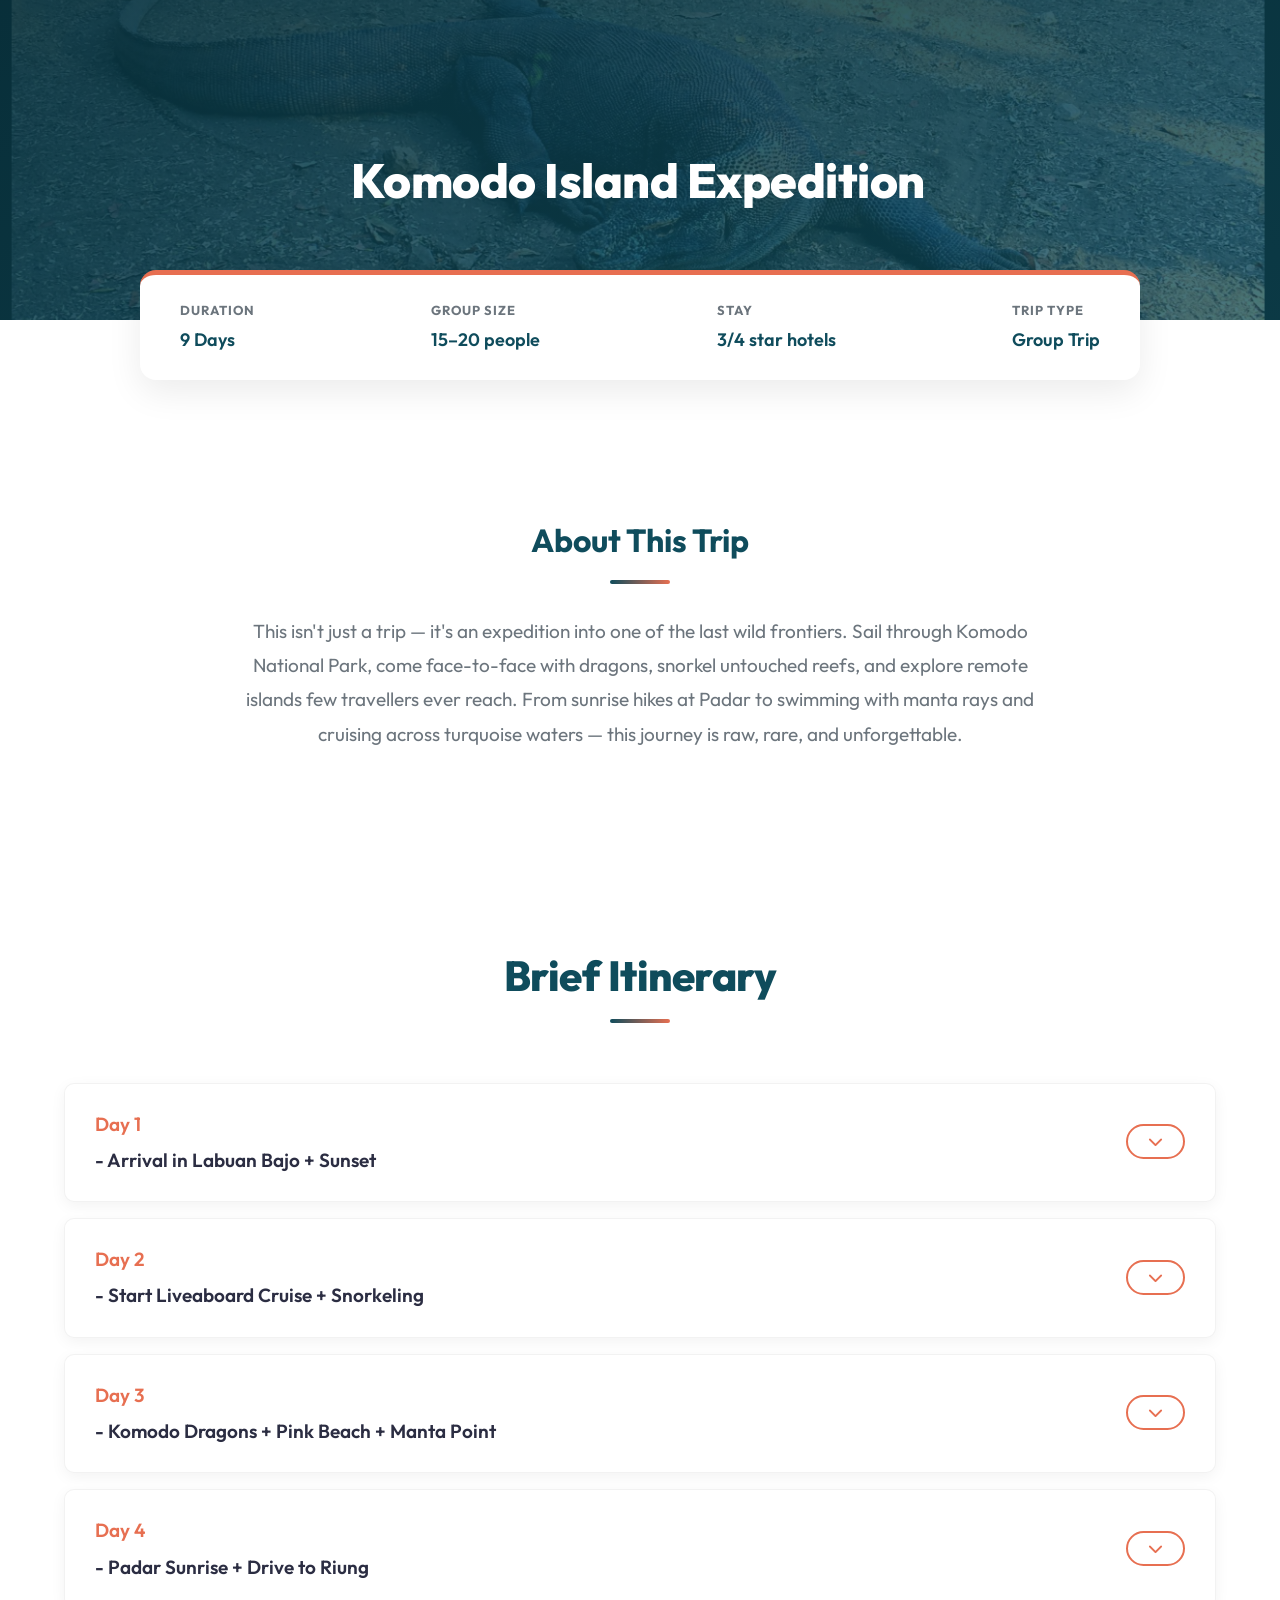
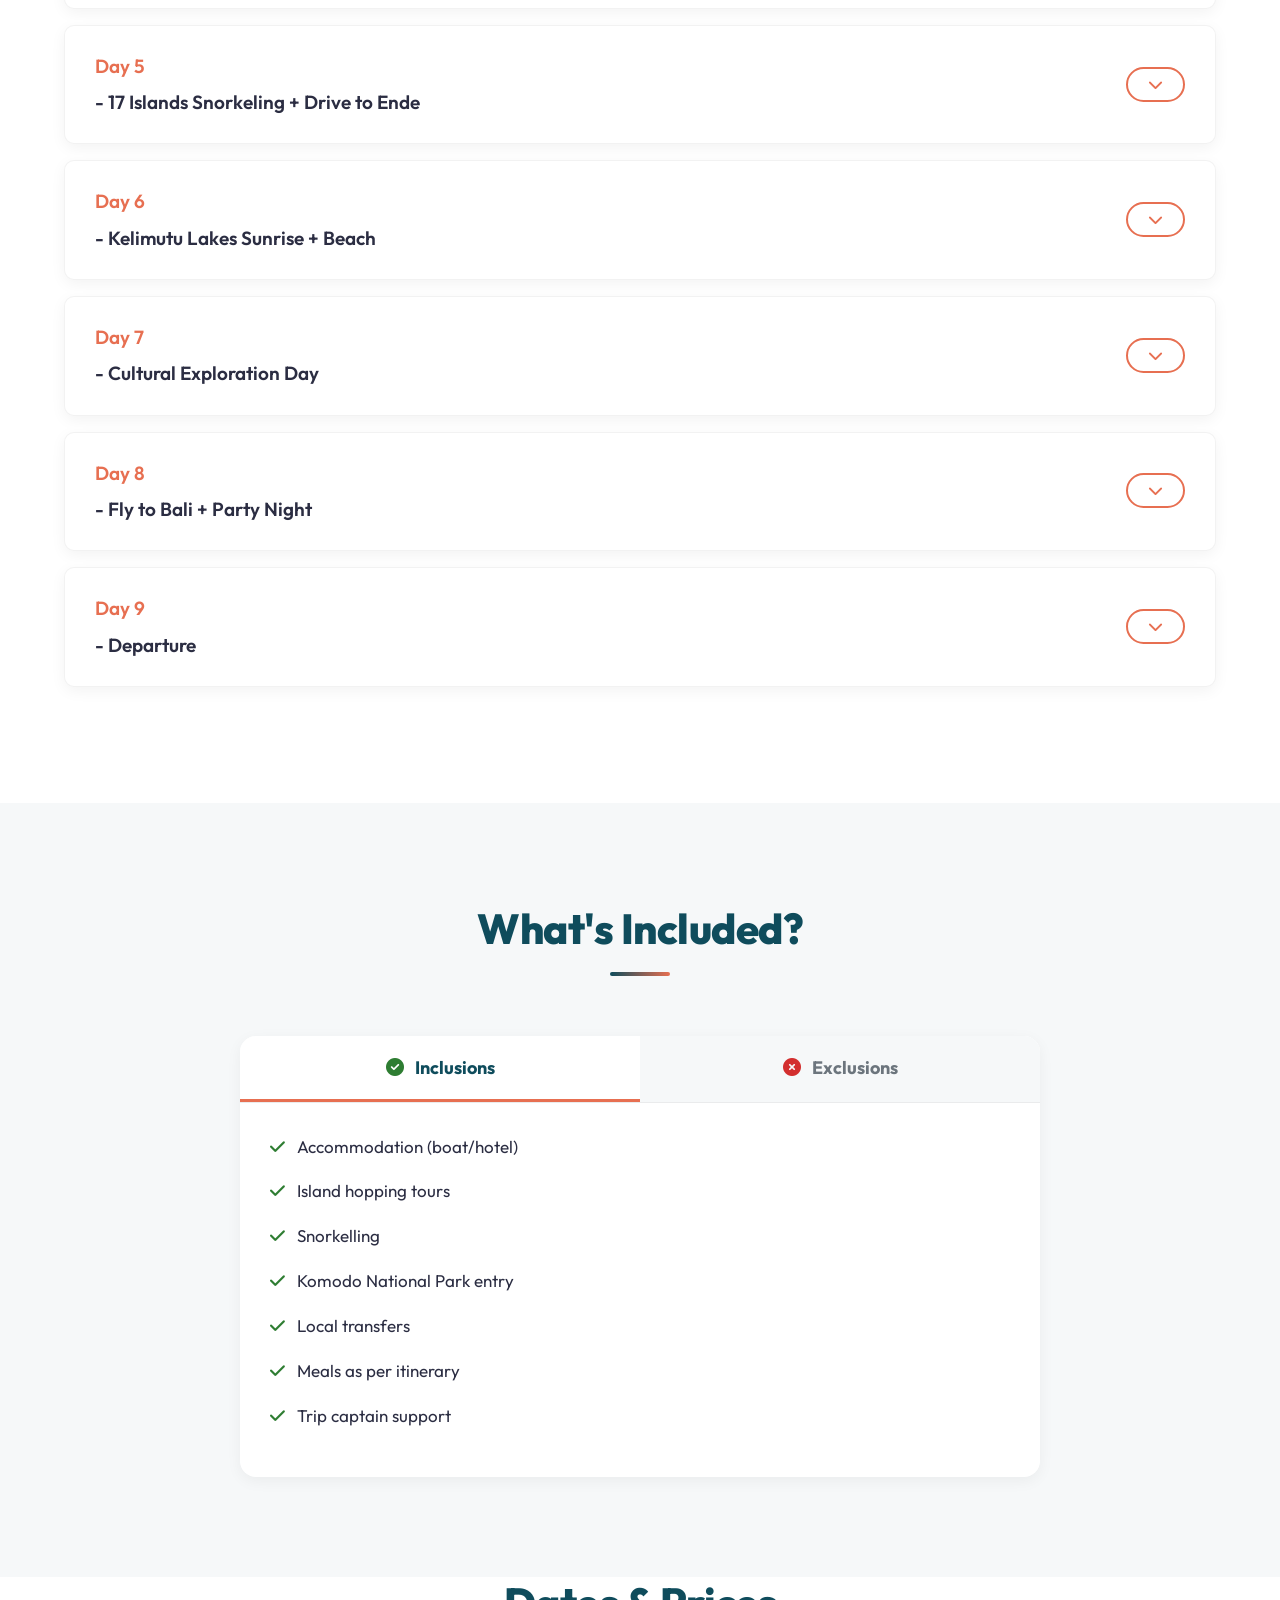
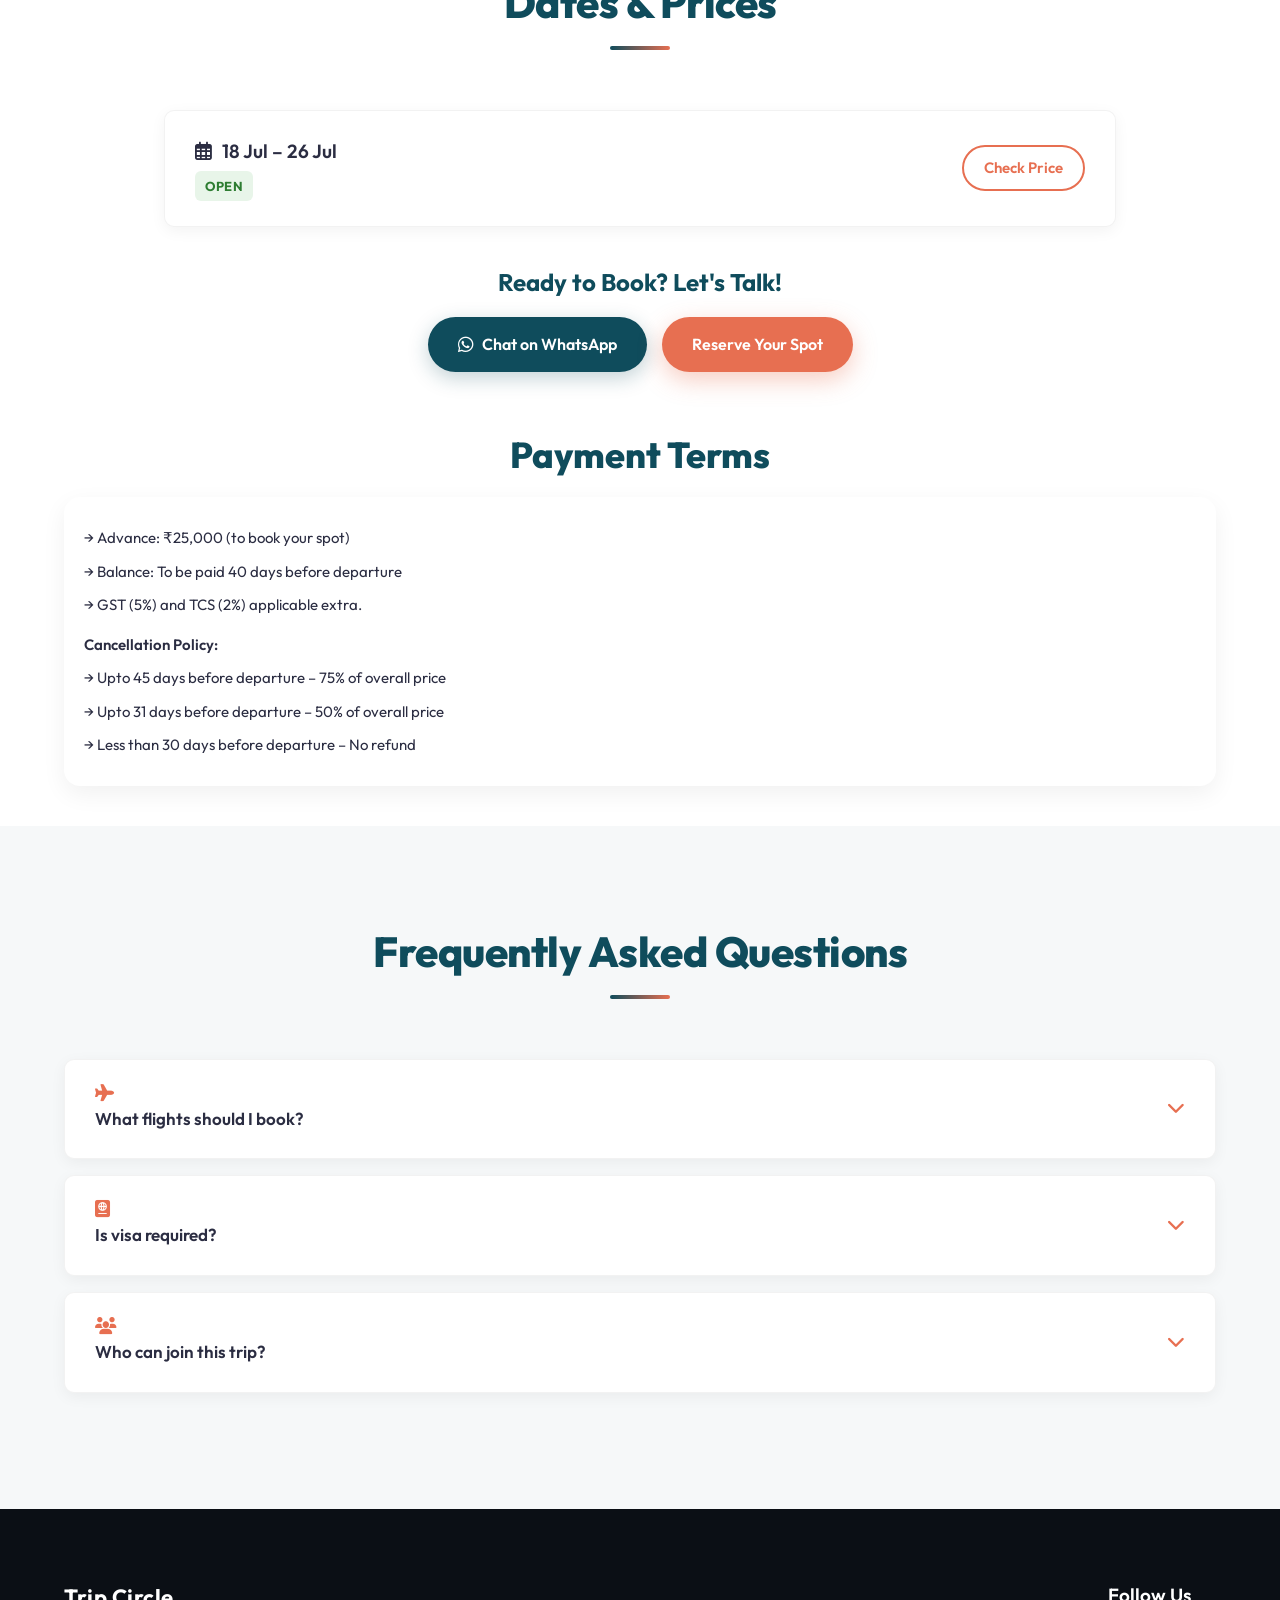
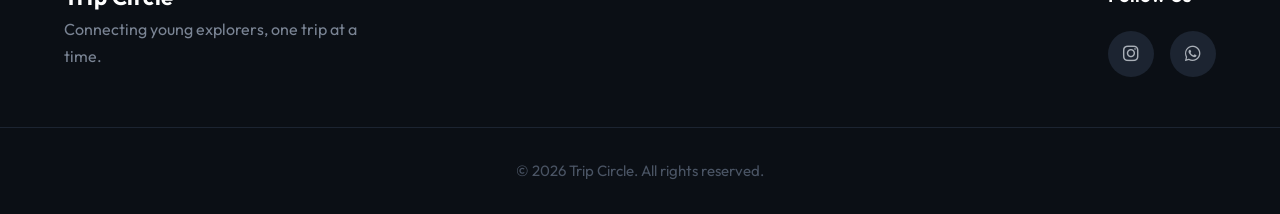
<file: komodo.html>
<!DOCTYPE html>
<html lang="en">

<head>
    <meta charset="UTF-8">
    <meta name="viewport" content="width=device-width, initial-scale=1.0">
    <title>Komodo Island Expedition - Trip Circle</title>
    <meta name="description" content="Komodo Island Expedition: 9 Days through Labuan Bajo, Komodo, Flores and Bali.">
    <link rel="preconnect" href="https://fonts.googleapis.com">
    <link rel="preconnect" href="https://fonts.gstatic.com" crossorigin>
    <link href="https://fonts.googleapis.com/css2?family=Outfit:wght@300;400;500;600;700;800&display=swap" rel="stylesheet">
    <link rel="stylesheet" href="https://cdnjs.cloudflare.com/ajax/libs/font-awesome/6.4.0/css/all.min.css">
    <link rel="stylesheet" href="style.css">
    </script>
            </ul>
        </div>
    </nav>

    <!-- PAGE HERO -->
    <div class="page-hero" style="background-image: url('images/komodo.jpg');">
        <div class="page-hero-overlay"></div>
        <h1>Komodo Island Expedition</h1>
        <p style="color: white; position: relative; z-index: 2; font-size: 20px; font-weight: 500; margin-top: 10px; letter-spacing: 0.5px;">&nbsp;</p>
    </div>

    <!-- QUICK INFO BAR -->
    <div class="quick-info-bar fade-up-load">
        <div class="quick-info-item">
            <span class="label">Duration</span>
            <span class="value">9 Days</span>
        </div>
        <div class="quick-info-item">
            <span class="label">Group Size</span>
            <span class="value">15–20 people</span>
        </div>
        <div class="quick-info-item">
            <span class="label">Stay</span>
            <span class="value">3/4 star hotels</span>
        </div>
        <div class="quick-info-item">
            <span class="label">Trip Type</span>
            <span class="value">Group Trip</span>
        </div>
    </div>

    <!-- ABOUT THIS TRIP -->
    <section class="section" style="padding-top: 80px;">
        <div class="container text-center fade-up">
            <h2 style="font-size: 32px; color: var(--primary); margin-bottom: 20px;">About This Trip</h2>
            <div class="title-underline" style="margin: 0 auto 30px;"></div>
            <p style="font-size: 19px; color: var(--text-muted); max-width: 800px; margin: 0 auto; line-height: 1.8;">
                This isn't just a trip — it's an expedition into one of the last wild frontiers. Sail through Komodo National Park, come face-to-face with dragons, snorkel untouched reefs, and explore remote islands few travellers ever reach. From sunrise hikes at Padar to swimming with manta rays and cruising across turquoise waters — this journey is raw, rare, and unforgettable.
            </p>
        </div>
    </section>

    <!-- BRIEF ITINERARY (ACCORDION) -->
    <section class="section">
        <div class="container fade-up">
            <div class="section-title">
                <h2>Brief Itinerary</h2>
                <div class="title-underline"></div>
            </div>
            
            <div class="dates-pricing-wrapper">
                <!-- Day 1 -->
                <div class="accordion-item">
                    <div class="accordion-header" onclick="toggleAccordion(this)">
                        <div class="accordion-date"><span style="color: var(--secondary); margin-right: 8px;">Day 1</span> - Arrival in Labuan Bajo + Sunset</div>
                        <div class="accordion-btn"><i class="fas fa-chevron-down"></i></div>
                    </div>
                    <div class="accordion-body">
                        <div class="accordion-content">Arrive in Labuan Bajo and settle into your stay before heading to the harbor for a stunning sunset. The evening sets a calm start for the adventure ahead.</div>
                    </div>
                </div>

                <!-- Day 2 -->
                <div class="accordion-item">
                    <div class="accordion-header" onclick="toggleAccordion(this)">
                        <div class="accordion-date"><span style="color: var(--secondary); margin-right: 8px;">Day 2</span> - Start Liveaboard Cruise + Snorkeling</div>
                        <div class="accordion-btn"><i class="fas fa-chevron-down"></i></div>
                    </div>
                    <div class="accordion-body">
                        <div class="accordion-content">Board your liveaboard and sail into Komodo waters, surrounded by dramatic island views. Your first snorkeling stop introduces the rich marine life of the region.</div>
                    </div>
                </div>

                <!-- Day 3 -->
                <div class="accordion-item">
                    <div class="accordion-header" onclick="toggleAccordion(this)">
                        <div class="accordion-date"><span style="color: var(--secondary); margin-right: 8px;">Day 3</span> - Komodo Dragons + Pink Beach + Manta Point</div>
                        <div class="accordion-btn"><i class="fas fa-chevron-down"></i></div>
                    </div>
                    <div class="accordion-body">
                        <div class="accordion-content">Trek through Komodo terrain to see the famous dragons, then head to Pink Beach for a unique coastal stop. Later, snorkel at Manta Point where ocean life is at its best.</div>
                    </div>
                </div>

                <!-- Day 4 -->
                <div class="accordion-item">
                    <div class="accordion-header" onclick="toggleAccordion(this)">
                        <div class="accordion-date"><span style="color: var(--secondary); margin-right: 8px;">Day 4</span> - Padar Sunrise + Drive to Riung</div>
                        <div class="accordion-btn"><i class="fas fa-chevron-down"></i></div>
                    </div>
                    <div class="accordion-body">
                        <div class="accordion-content">Begin before dawn for the iconic Padar sunrise hike with panoramic island views. After descending, continue overland toward Riung through scenic Flores routes.</div>
                    </div>
                </div>

                <!-- Day 5 -->
                <div class="accordion-item">
                    <div class="accordion-header" onclick="toggleAccordion(this)">
                        <div class="accordion-date"><span style="color: var(--secondary); margin-right: 8px;">Day 5</span> - 17 Islands Snorkeling + Drive to Ende</div>
                        <div class="accordion-btn"><i class="fas fa-chevron-down"></i></div>
                    </div>
                    <div class="accordion-body">
                        <div class="accordion-content">Explore the Riung 17 Islands marine zone with crystal-clear snorkeling stops and island views. In the second half, drive onward to Ende for the next phase of the journey.</div>
                    </div>
                </div>

                <!-- Day 6 -->
                <div class="accordion-item">
                    <div class="accordion-header" onclick="toggleAccordion(this)">
                        <div class="accordion-date"><span style="color: var(--secondary); margin-right: 8px;">Day 6</span> - Kelimutu Lakes Sunrise + Beach</div>
                        <div class="accordion-btn"><i class="fas fa-chevron-down"></i></div>
                    </div>
                    <div class="accordion-body">
                        <div class="accordion-content">Head out early to witness sunrise at the extraordinary Kelimutu crater lakes. Later, slow the pace with a relaxed beach stop and peaceful coastal views.</div>
                    </div>
                </div>

                <!-- Day 7 -->
                <div class="accordion-item">
                    <div class="accordion-header" onclick="toggleAccordion(this)">
                        <div class="accordion-date"><span style="color: var(--secondary); margin-right: 8px;">Day 7</span> - Cultural Exploration Day</div>
                        <div class="accordion-btn"><i class="fas fa-chevron-down"></i></div>
                    </div>
                    <div class="accordion-body">
                        <div class="accordion-content">Spend the day discovering local villages, viewpoints, and lesser-known corners of Flores. It is a great chance to connect with the culture and enjoy the route at a richer pace.</div>
                    </div>
                </div>

                <!-- Day 8 -->
                <div class="accordion-item">
                    <div class="accordion-header" onclick="toggleAccordion(this)">
                        <div class="accordion-date"><span style="color: var(--secondary); margin-right: 8px;">Day 8</span> - Fly to Bali + Party Night</div>
                        <div class="accordion-btn"><i class="fas fa-chevron-down"></i></div>
                    </div>
                    <div class="accordion-body">
                        <div class="accordion-content">Fly to Bali and shift from expedition mode to celebration mode for your final evening. Enjoy the nightlife and close the trip with the group on a high note.</div>
                    </div>
                </div>

                <!-- Day 9 -->
                <div class="accordion-item">
                    <div class="accordion-header" onclick="toggleAccordion(this)">
                        <div class="accordion-date"><span style="color: var(--secondary); margin-right: 8px;">Day 9</span> - Departure</div>
                        <div class="accordion-btn"><i class="fas fa-chevron-down"></i></div>
                    </div>
                    <div class="accordion-body">
                        <div class="accordion-content">After checkout, depart with a camera full of island scenes and unforgettable marine encounters. The journey ends, but the expedition memories stay with you.</div>
                    </div>
                </div>
            </div>
        </div>
    </section>

    <!-- INCLUSIONS & EXCLUSIONS -->
    <section class="section bg-light">
        <div class="container fade-up">
            <div class="section-title">
                <h2>What's Included?</h2>
                <div class="title-underline"></div>
            </div>
            
            <div class="tabs-container">
                <div class="tab-header">
                    <button class="tab-btn active" onclick="openTab(event, 'inclusions')"><i class="fas fa-check-circle" style="color: #2e7d32; margin-right: 8px;"></i> Inclusions</button>
                    <button class="tab-btn" onclick="openTab(event, 'exclusions')"><i class="fas fa-times-circle" style="color: #d32f2f; margin-right: 8px;"></i> Exclusions</button>
                </div>
                
                <!-- Tab: Inclusions -->
                <div id="inclusions" class="tabcontent active">
                    <ul class="tab-list inc">
                        <li><i class="fas fa-check"></i> Accommodation (boat/hotel)</li>
                        <li><i class="fas fa-check"></i> Island hopping tours</li>
                        <li><i class="fas fa-check"></i> Snorkelling</li>
                        <li><i class="fas fa-check"></i> Komodo National Park entry</li>
                        <li><i class="fas fa-check"></i> Local transfers</li>
                        <li><i class="fas fa-check"></i> Meals as per itinerary</li>
                        <li><i class="fas fa-check"></i> Trip captain support</li>
                    </ul>
                </div>
                
                <!-- Tab: Exclusions -->
                <div id="exclusions" class="tabcontent">
                    <ul class="tab-list exc">
                        <li><i class="fas fa-times"></i> Flights</li>
                        <li><i class="fas fa-times"></i> Visa</li>
                        <li><i class="fas fa-times"></i> Travel insurance</li>
                        <li><i class="fas fa-times"></i> Personal expenses</li>
                        <li><i class="fas fa-times"></i> Optional activities</li>
                    </ul>
                </div>
            </div>
        </div>
    </section>

    <!-- DATES & PRICES ACCORDION -->
    <section class="dates-prices">
        <div class="container">
            <div class="section-title fade-up">
                <h2>Dates & Prices</h2>
                <div class="title-underline"></div>
            </div>
            
            <div class="dates-pricing-wrapper fade-up">
                
                <!-- Departure 1 -->
                <div class="accordion-item">
                    <div class="accordion-header" onclick="toggleAccordion(this)">
                        <div>
                            <div class="accordion-date"><i class="far fa-calendar-alt"></i> 18 Jul – 26 Jul</div>
                            <div class="accordion-status">Open</div>
                        </div>
                        <div class="accordion-btn">Check Price</div>
                    </div>
                    <div class="accordion-body">
                        <div class="accordion-content">
                            <div class="pricing-table-wrapper">
                                <table class="pricing-table">
                                    <thead>
                                        <tr>
                                            <th>Book Before</th>
                                            <th>Price (pp)</th>
                                        </tr>
                                    </thead>
                                    <tbody>
                                        <tr><td>11 May</td><td>₹95,000</td></tr>
                                        <tr><td>26 May</td><td>₹1,00,000</td></tr>
                                        <tr><td>10 June</td><td>₹1,05,000</td></tr>
                                    </tbody>
                                </table>
                            </div>
                            <div>GST (5%) and TCS (2%) applicable extra</div>
</div>
                            <div style="display: flex; gap: 15px; margin-top: 24px; flex-wrap: wrap;">
                                <a href="https://wa.me/919480068906" class="btn btn-secondary" style="flex: 1; min-width: 200px; justify-content: center;" target="_blank"><i class="fab fa-whatsapp"></i> Enquire on WhatsApp</a>
                                <a href="https://forms.gle/ajJf6RtngLu6pWBg6" class="btn btn-primary" style="flex: 1; min-width: 200px; justify-content: center;" target="_blank">Reserve Your Spot</a>
                            </div>
                        </div>
                    </div>
                </div>

            </div>

            <!-- GLOBAL CTA -->
            <div class="text-center fade-up" style="margin-top: 50px;">
                <h3 style="font-size: 24px; color: var(--primary); margin-bottom: 20px;">Ready to Book? Let's Talk!</h3>
                <div style="display: flex; gap: 15px; justify-content: center; flex-wrap: wrap;">
                    <a href="https://wa.me/919480068906" class="btn btn-secondary pulse-anim" style="padding: 14px 30px; font-size: 16px; border-radius: 50px; display: inline-flex; align-items: center; gap: 8px;" target="_blank"><i class="fab fa-whatsapp"></i> Chat on WhatsApp</a>
                    <a href="https://forms.gle/ajJf6RtngLu6pWBg6" class="btn btn-primary" style="padding: 14px 30px; font-size: 16px; border-radius: 50px;" target="_blank">Reserve Your Spot</a>
                </div>
            </div>
        </div>
    </section>

    <section class="payment-terms-section">
        <div class="container">
            <h2>Payment Terms</h2>
            <div class="payment-box">
                <!-- PAYMENT_TERMS_DYNAMIC -->
            </div>
        </div>
    </section>

    <!-- FAQ SECTION -->
    <section class="section bg-light">
        <div class="container fade-up">
            <div class="section-title">
                <h2>Frequently Asked Questions</h2>
                <div class="title-underline"></div>
            </div>
            <div class="dates-pricing-wrapper">
                
                

                <div class="accordion-item">
                    <div class="accordion-header" onclick="toggleAccordion(this)">
                        <div class="accordion-date" style="font-size: 17px; font-weight: 600;"><i class="fas fa-plane" style="color: var(--secondary);"></i> What flights should I book?</div>
                        <div class="accordion-btn" style="border: none; padding: 0;"><i class="fas fa-chevron-down" style="font-size: 18px;"></i></div>
                    </div>
                    <div class="accordion-body">
                        <div class="accordion-content">Book your flights to Bali (with a connecting flight to Labuan Bajo) and outbound from Bali. Our team will guide you on the flight timings.</div>
                    </div>
                </div>

                <div class="accordion-item">
                    <div class="accordion-header" onclick="toggleAccordion(this)">
                        <div class="accordion-date" style="font-size: 17px; font-weight: 600;"><i class="fas fa-passport" style="color: var(--secondary);"></i> Is visa required?</div>
                        <div class="accordion-btn" style="border: none; padding: 0;"><i class="fas fa-chevron-down" style="font-size: 18px;"></i></div>
                    </div>
                    <div class="accordion-body">
                        <div class="accordion-content">Indian passport holders get visa on arrival in Indonesia. Our team will guide you through the process.</div>
                    </div>
                </div>

                <div class="accordion-item">
                    <div class="accordion-header" onclick="toggleAccordion(this)">
                        <div class="accordion-date" style="font-size: 17px; font-weight: 600;"><i class="fas fa-users" style="color: var(--secondary);"></i> Who can join this trip?</div>
                        <div class="accordion-btn" style="border: none; padding: 0;"><i class="fas fa-chevron-down" style="font-size: 18px;"></i></div>
                    </div>
                    <div class="accordion-body">
                        <div class="accordion-content">Join solo, with a partner, friends, or family — either way you’ll have a great experience.</div>
                    </div>
                </div>

            </div>
        </div>
    </section>

    <!-- FOOTER -->
    <footer class="footer">
        <div class="container footer-content">
            <div class="brand">
                <div class="logo-text-only">Trip Circle</div>
                <p>Connecting young explorers, one trip at a time.</p>
            </div>
            <div class="links">
                <p>Follow Us</p>
                <div class="socials">
                    <a href="https://www.instagram.com/trip.circle?igsh=MXNuM3I5YWVoNGF1Mg==" target="_blank" rel="noopener noreferrer"><i class="fab fa-instagram"></i></a>
                    <a href="https://whatsapp.com/channel/0029VbBq3bUJkK7CwxouRG3i" target="_blank" rel="noopener noreferrer"><i class="fab fa-whatsapp"></i></a>
                </div>
            </div>
        </div>
        <div class="copyright">&copy; 2026 Trip Circle. All rights reserved.</div>
    </footer>

    <!-- STICKY MOBILE CTA -->
    <div class="sticky-mobile-cta">
        <div style="display: flex; gap: 10px;">
            <a href="https://wa.me/919480068906" class="btn btn-secondary pulse-anim" style="flex: 1; padding: 14px; font-size: 15px; justify-content: center; text-align: center;" target="_blank"><i class="fab fa-whatsapp"></i> Chat</a>
            <a href="https://forms.gle/ajJf6RtngLu6pWBg6" class="btn btn-primary" style="flex: 1; padding: 14px; font-size: 15px; justify-content: center; text-align: center;" target="_blank">Reserve Your Spot</a>
        </div>
    </div>

    <!-- JS SCRIPTS -->
    <script>
        function applyDynamicWhatsAppLinks() {
            const baseWhatsAppUrl = "https://wa.me/919480068906";
            const defaultTripName = (document.querySelector(".page-hero h1, .hero h1, h1")?.textContent || document.title || "Trip")
                .replace(/\s*-\s*Trip Circle\s*$/i, "")
                .trim();

            document.querySelectorAll("a[href*=\"wa.me/919480068906\"]").forEach(link => {
                let tripName = defaultTripName;
                const tripCard = link.closest(".trip-card, .trip-item, .destination-card, .card");
                const heading = tripCard ? tripCard.querySelector("h2, h3, h4") : null;
                if (heading && heading.textContent.trim()) {
                    tripName = heading.textContent.trim();
                }

                const message = "Hi Trip Circle, I'm interested in " + tripName + ". Please share details.";
                link.href = baseWhatsAppUrl + "?text=" + encodeURIComponent(message);
            });
        }

        document.addEventListener('DOMContentLoaded', () => {
            applyDynamicWhatsAppLinks();
            const observer = new IntersectionObserver((entries, obs) => {
                entries.forEach(entry => {
                    if (entry.isIntersecting) {
                        entry.target.classList.add('visible');
                        obs.unobserve(entry.target);
                    }
                });
            }, { threshold: 0.12 });
            document.querySelectorAll('.fade-up, .fade-up-load').forEach(el => observer.observe(el));
        });

        function toggleAccordion(header) {
            const item = header.parentElement;
            const body = item.querySelector('.accordion-body');
            
            item.classList.toggle('active');
            
            if (item.classList.contains('active')) {
                body.style.maxHeight = body.scrollHeight + "px";
                setTimeout(() => {
                    item.scrollIntoView({ behavior: 'smooth', block: 'nearest' });
                }, 300);
            } else {
                body.style.maxHeight = null;
            }
        }

        function openTab(evt, tabName) {
            var i, tabcontent, tablinks;
            tabcontent = document.getElementsByClassName("tabcontent");
            for (i = 0; i < tabcontent.length; i++) {
                tabcontent[i].style.display = "none";
                tabcontent[i].classList.remove("active");
            }
            tablinks = document.getElementsByClassName("tab-btn");
            for (i = 0; i < tablinks.length; i++) {
                tablinks[i].className = tablinks[i].className.replace(" active", "");
            }
            document.getElementById(tabName).style.display = "block";
            
            // Add slight delay to trigger opacity transition
            setTimeout(() => {
                document.getElementById(tabName).classList.add("active");
            }, 10);
            
            evt.currentTarget.className += " active";
        }

        const menu = document.querySelector(".nav-links");
        const overlay = document.querySelector(".menu-overlay");
        const menuToggle = document.querySelector(".menu-toggle");

        if (menuToggle && menu && overlay) {
            menuToggle.onclick = () => {
                menu.classList.toggle("active");
                overlay.classList.toggle("active");
            };

            overlay.onclick = () => {
                menu.classList.remove("active");
                overlay.classList.remove("active");
            };

            document.querySelectorAll(".nav-links a").forEach(link => {
                link.addEventListener("click", () => {
                    menu.classList.remove("active");
                    overlay.classList.remove("active");
                });
            });
        }
    </script>
    <script src="script.js"></script>
</body>
</html>
</file>
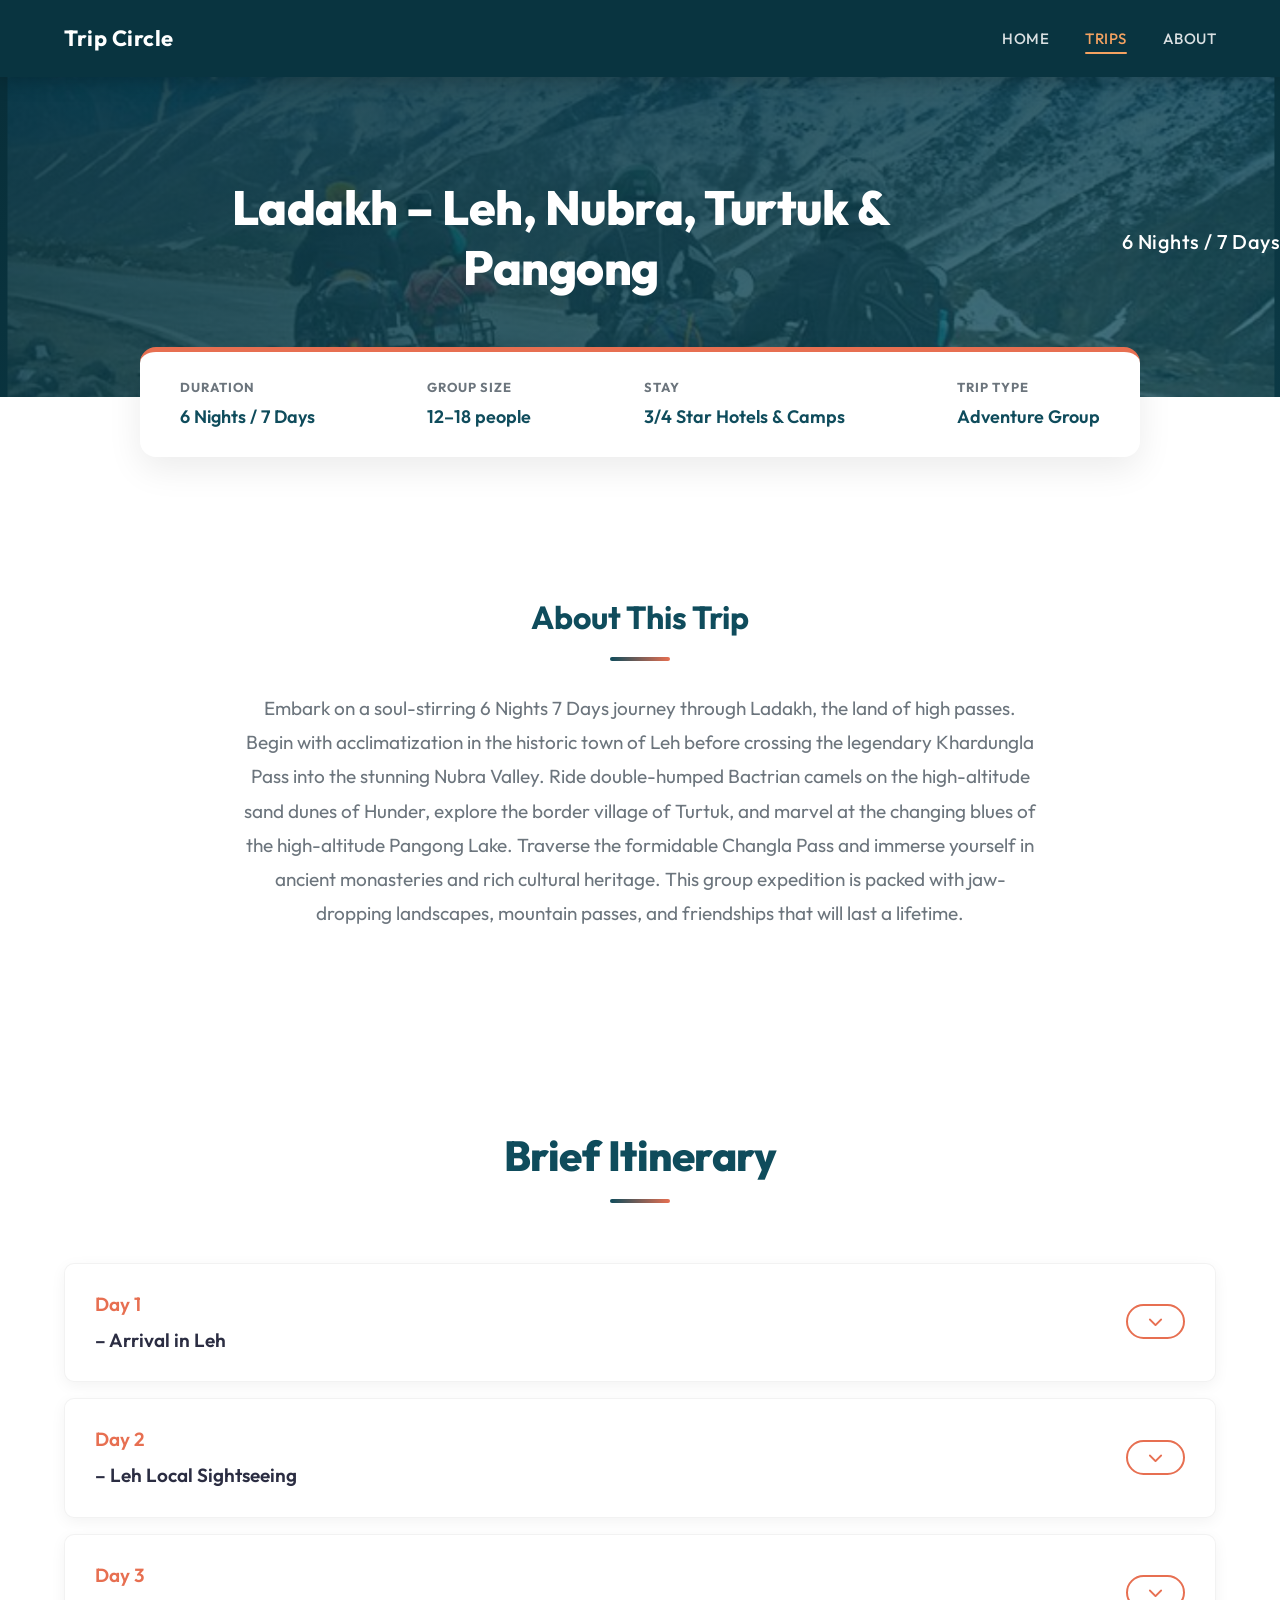
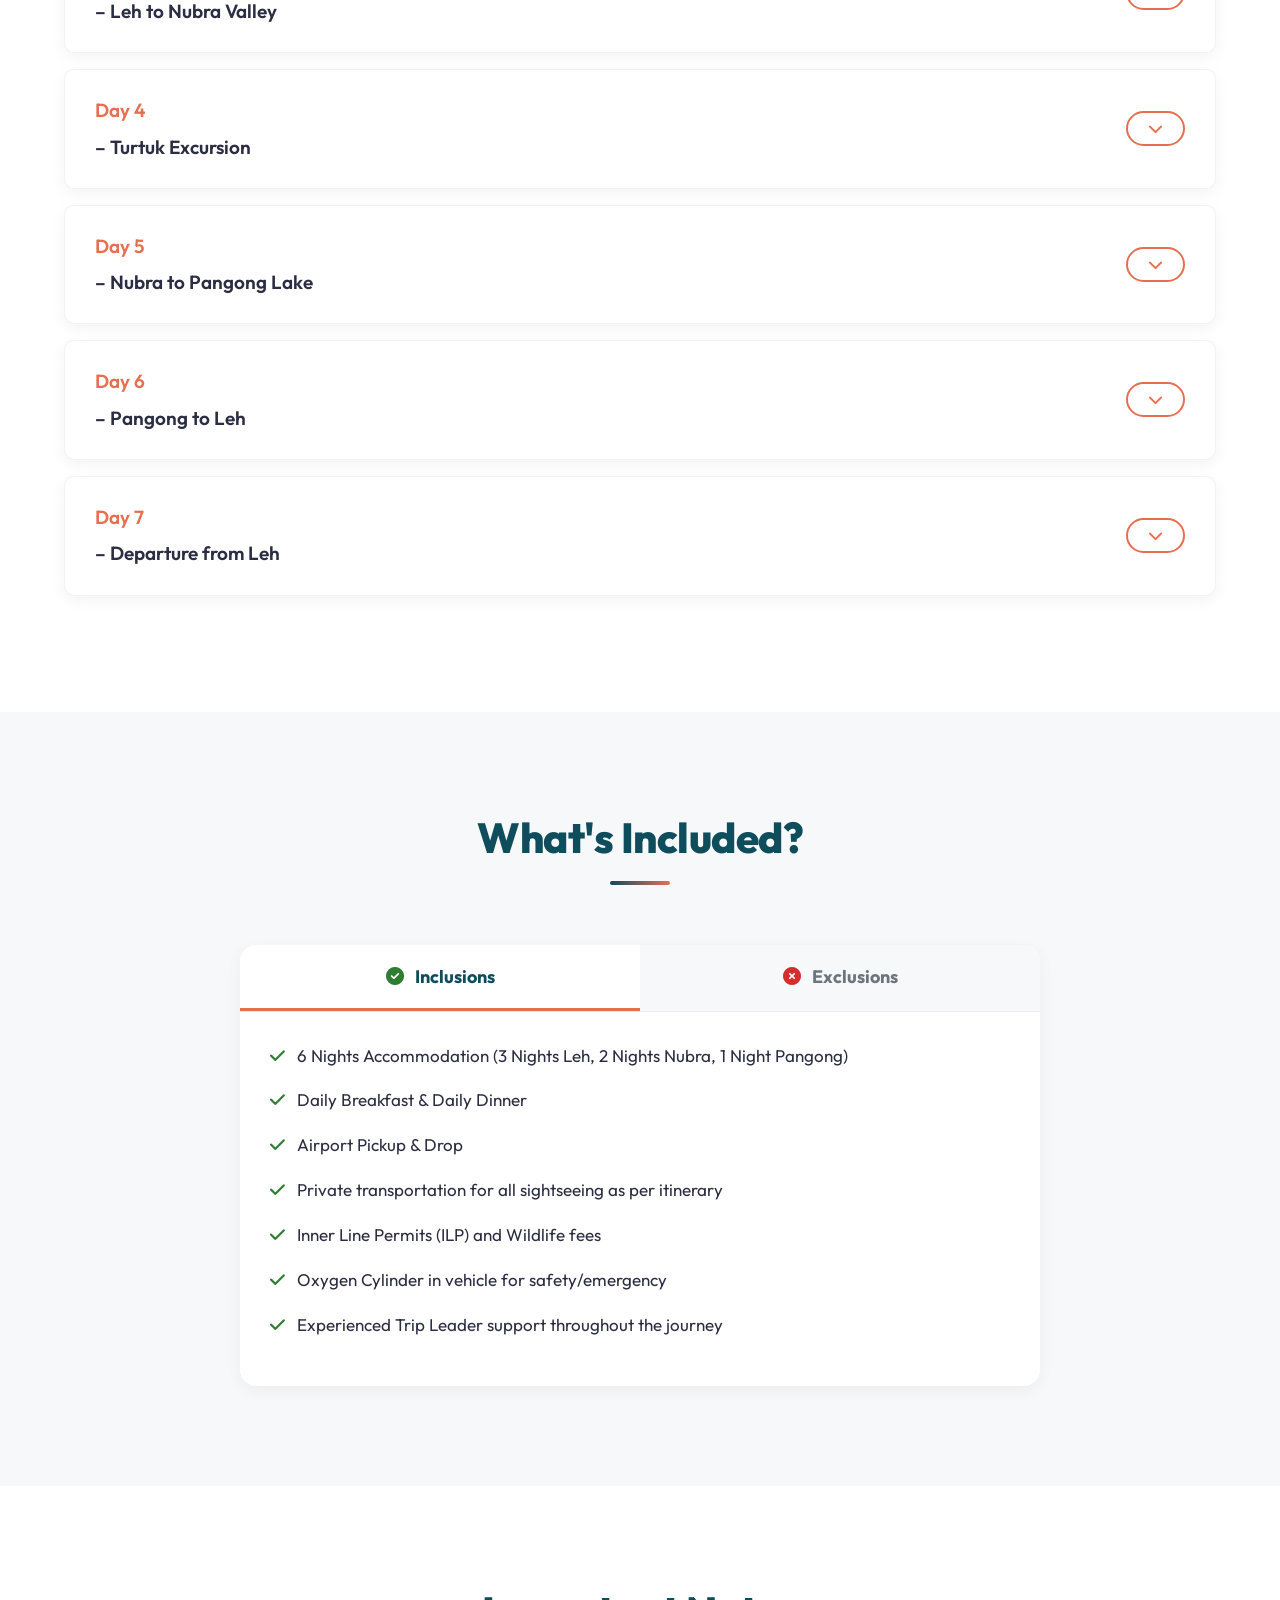
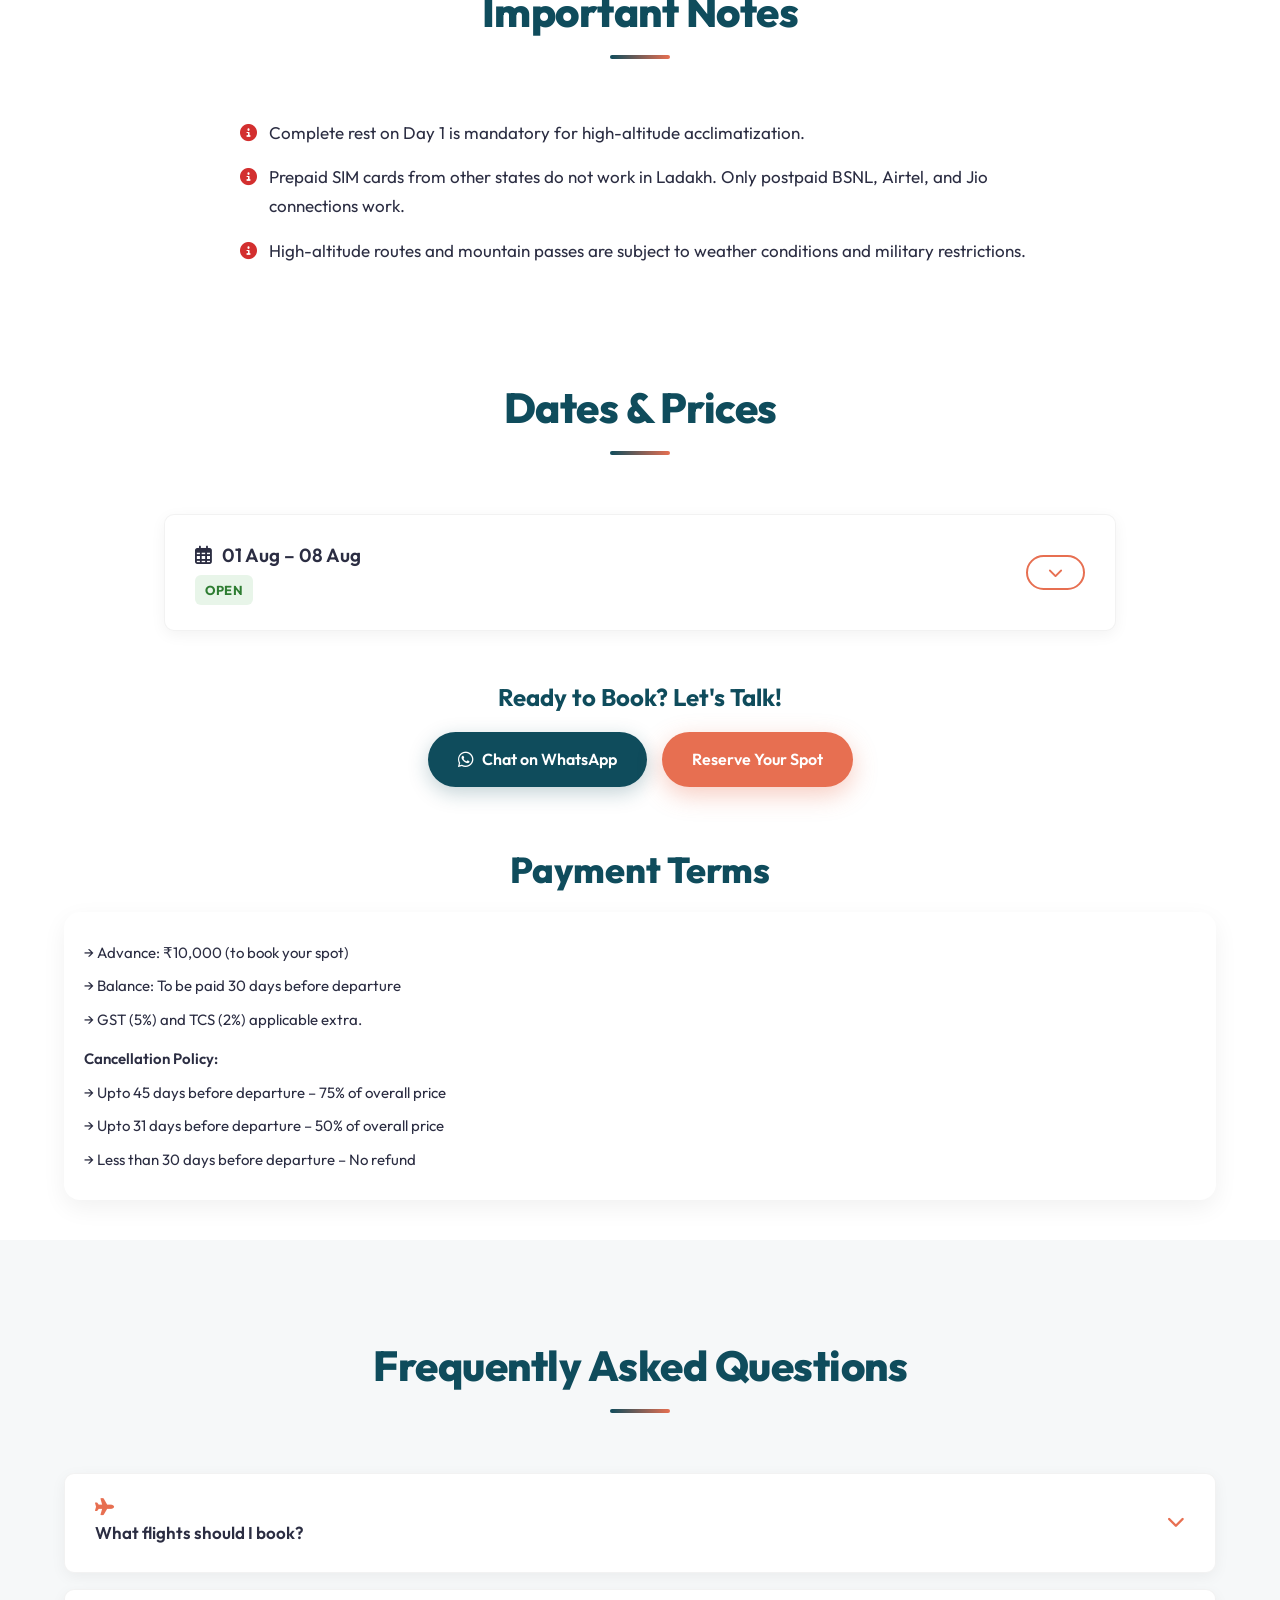
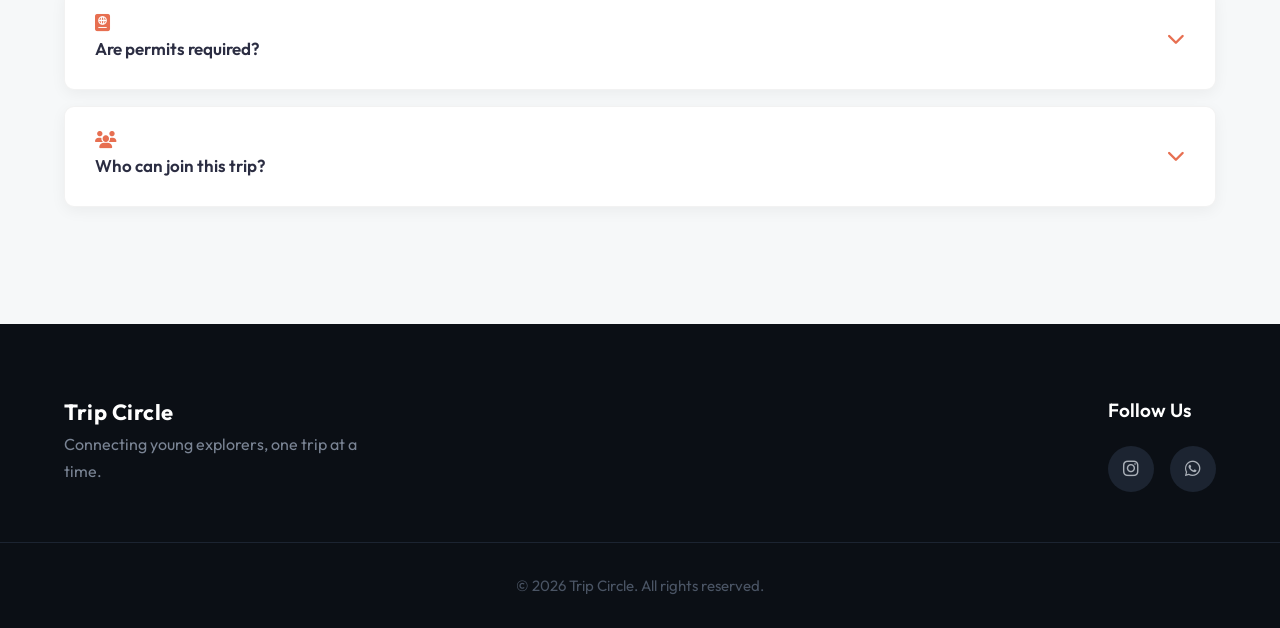
<file: ladakh.html>
<!DOCTYPE html>
<html lang="en">

<head>
    <meta charset="UTF-8">
    <meta name="viewport" content="width=device-width, initial-scale=1.0">
    <title>Trip Circle | Ladakh 6N7D Expedition</title>
    <meta name="description" content="Explore Leh, Nubra Valley, Turtuk, and Pangong Lake on a 6 Nights 7 Days Ladakh adventure with Trip Circle.">
    <link rel="preconnect" href="https://fonts.googleapis.com">
    <link rel="preconnect" href="https://fonts.gstatic.com" crossorigin>
    <link href="https://fonts.googleapis.com/css2?family=Outfit:wght@300;400;500;600;700;800&display=swap" rel="stylesheet">
    <link rel="stylesheet" href="https://cdnjs.cloudflare.com/ajax/libs/font-awesome/6.4.0/css/all.min.css">
    <link rel="stylesheet" href="style.css">
</head>

<body class="has-sticky-cta">

    <!-- NAVIGATION -->
    <nav class="navbar-inner">
        <div class="nav-container">
            <a href="index.html" class="logo-text-only" style="text-decoration: none;">Trip Circle</a>
            <div class="menu-toggle">☰</div>
            <div class="menu-overlay"></div>
            <ul class="nav-links">
                <li><a href="index.html">Home</a></li>
                <li><a href="trips.html" class="active">Trips</a></li>
                <li><a href="about.html">About</a></li>
            </ul>
        </div>
    </nav>

    <!-- PAGE HERO -->
    <div class="page-hero" style="background-image: url('images/ladakh.jpg');">
        <div class="page-hero-overlay"></div>
        <h1 style="max-width: 850px; margin: 0 auto;">Ladakh – Leh, Nubra, Turtuk & Pangong</h1>
        <p style="color: white; position: relative; z-index: 2; font-size: 20px; font-weight: 500; margin-top: 10px; letter-spacing: 0.5px;">6 Nights / 7 Days</p>
    </div>

    <!-- QUICK INFO BAR -->
    <div class="quick-info-bar fade-up-load">
        <div class="quick-info-item">
            <span class="label">Duration</span>
            <span class="value">6 Nights / 7 Days</span>
        </div>
        <div class="quick-info-item">
            <span class="label">Group Size</span>
            <span class="value">12–18 people</span>
        </div>
        <div class="quick-info-item">
            <span class="label">Stay</span>
            <span class="value">3/4 Star Hotels & Camps</span>
        </div>
        <div class="quick-info-item">
            <span class="label">Trip Type</span>
            <span class="value">Adventure Group</span>
        </div>
    </div>

    <!-- ABOUT THIS TRIP -->
    <section class="section" style="padding-top: 80px;">
        <div class="container text-center fade-up">
            <h2 style="font-size: 32px; color: var(--primary); margin-bottom: 20px;">About This Trip</h2>
            <div class="title-underline" style="margin: 0 auto 30px;"></div>
            <p style="font-size: 19px; color: var(--text-muted); max-width: 800px; margin: 0 auto; line-height: 1.8;">
                Embark on a soul-stirring 6 Nights 7 Days journey through Ladakh, the land of high passes. Begin with acclimatization in the historic town of Leh before crossing the legendary Khardungla Pass into the stunning Nubra Valley. Ride double-humped Bactrian camels on the high-altitude sand dunes of Hunder, explore the border village of Turtuk, and marvel at the changing blues of the high-altitude Pangong Lake. Traverse the formidable Changla Pass and immerse yourself in ancient monasteries and rich cultural heritage. This group expedition is packed with jaw-dropping landscapes, mountain passes, and friendships that will last a lifetime.
            </p>
        </div>
    </section>

    <!-- BRIEF ITINERARY (ACCORDION) -->
    <section class="section">
        <div class="container fade-up">
            <div class="section-title">
                <h2>Brief Itinerary</h2>
                <div class="title-underline"></div>
            </div>
            
            <div class="dates-pricing-wrapper">
                <!-- Day 1 -->
                <div class="accordion-item">
                    <div class="accordion-header" onclick="toggleAccordion(this)">
                        <div class="accordion-date"><span style="color: var(--secondary); margin-right: 8px;">Day 1</span> – Arrival in Leh</div>
                        <div class="accordion-btn"><i class="fas fa-chevron-down"></i></div>
                    </div>
                    <div class="accordion-body">
                        <div class="accordion-content">Arrive at Leh airport (3,500m) and transfer to your hotel. Acclimatization is key today. Rest completely in your hotel to let your body adjust to the high altitude. In the evening, visit the local Leh Market or Shanti Stupa for panoramic views of the city.</div>
                    </div>
                </div>

                <!-- Day 2 -->
                <div class="accordion-item">
                    <div class="accordion-header" onclick="toggleAccordion(this)">
                        <div class="accordion-date"><span style="color: var(--secondary); margin-right: 8px;">Day 2</span> – Leh Local Sightseeing</div>
                        <div class="accordion-btn"><i class="fas fa-chevron-down"></i></div>
                    </div>
                    <div class="accordion-body">
                        <div class="accordion-content">Explore Leh's rich culture. Visit the historic Leh Palace, Hall of Fame, Magnetic Hill, and Sangam (confluence of Indus and Zanskar rivers). Stop by the beautiful Gurudwara Pathar Sahib and Spituk Monastery.</div>
                    </div>
                </div>

                <!-- Day 3 -->
                <div class="accordion-item">
                    <div class="accordion-header" onclick="toggleAccordion(this)">
                        <div class="accordion-date"><span style="color: var(--secondary); margin-right: 8px;">Day 3</span> – Leh to Nubra Valley</div>
                        <div class="accordion-btn"><i class="fas fa-chevron-down"></i></div>
                    </div>
                    <div class="accordion-body">
                        <div class="accordion-content">Drive to Nubra Valley via the legendary Khardungla Pass (one of the world's highest motorable roads at 17,582 ft). Descend into Nubra Valley, check into your camp/hotel, and visit the giant Maitreya Buddha statue in Diskit. Enjoy a double-humped Bactrian camel ride on the Hunder Sand Dunes.</div>
                    </div>
                </div>

                <!-- Day 4 -->
                <div class="accordion-item">
                    <div class="accordion-header" onclick="toggleAccordion(this)">
                        <div class="accordion-date"><span style="color: var(--secondary); margin-right: 8px;">Day 4</span> – Turtuk Excursion</div>
                        <div class="accordion-btn"><i class="fas fa-chevron-down"></i></div>
                    </div>
                    <div class="accordion-body">
                        <div class="accordion-content">Take a day trip to Turtuk, a village right next to the Line of Control (LoC) that was under Pakistani control until 1971. Explore the unique Balti culture, apricot orchards, and historic Balti heritage museum. Return to Nubra Valley in the evening.</div>
                    </div>
                </div>

                <!-- Day 5 -->
                <div class="accordion-item">
                    <div class="accordion-header" onclick="toggleAccordion(this)">
                        <div class="accordion-date"><span style="color: var(--secondary); margin-right: 8px;">Day 5</span> – Nubra to Pangong Lake</div>
                        <div class="accordion-btn"><i class="fas fa-chevron-down"></i></div>
                    </div>
                    <div class="accordion-body">
                        <div class="accordion-content">Drive from Nubra to the stunning blue Pangong Lake via the Shyok river route. The lake, situated at 14,270 ft, spans across the India-China border. Watch the lake change colors from azure to turquoise under the setting sun. Spend the night at a lakeside camp.</div>
                    </div>
                </div>

                <!-- Day 6 -->
                <div class="accordion-item">
                    <div class="accordion-header" onclick="toggleAccordion(this)">
                        <div class="accordion-date"><span style="color: var(--secondary); margin-right: 8px;">Day 6</span> – Pangong to Leh</div>
                        <div class="accordion-btn"><i class="fas fa-chevron-down"></i></div>
                    </div>
                    <div class="accordion-body">
                        <div class="accordion-content">Wake up early to witness a breathtaking sunrise over Pangong Lake. Drive back to Leh crossing the high-altitude Changla Pass (17,688 ft). En route, visit Hemis or Thiksey Monastery, one of the largest and most picturesque monasteries in Ladakh. Check back into your hotel in Leh for a farewell dinner.</div>
                    </div>
                </div>

                <!-- Day 7 -->
                <div class="accordion-item">
                    <div class="accordion-header" onclick="toggleAccordion(this)">
                        <div class="accordion-date"><span style="color: var(--secondary); margin-right: 8px;">Day 7</span> – Departure from Leh</div>
                        <div class="accordion-btn"><i class="fas fa-chevron-down"></i></div>
                    </div>
                    <div class="accordion-body">
                        <div class="accordion-content">Bid goodbye to the land of high passes. Transfer to Leh airport for your flight back home with memories of towering mountains, azure lakes, and warm Ladakhi hospitality.</div>
                    </div>
                </div>
            </div>
        </div>
    </section>

    <!-- INCLUSIONS & EXCLUSIONS -->
    <section class="section bg-light">
        <div class="container fade-up">
            <div class="section-title">
                <h2>What's Included?</h2>
                <div class="title-underline"></div>
            </div>
            
            <div class="tabs-container">
                <div class="tab-header">
                    <button class="tab-btn active" onclick="openTab(event, 'inclusions')"><i class="fas fa-check-circle" style="color: #2e7d32; margin-right: 8px;"></i> Inclusions</button>
                    <button class="tab-btn" onclick="openTab(event, 'exclusions')"><i class="fas fa-times-circle" style="color: #d32f2f; margin-right: 8px;"></i> Exclusions</button>
                </div>
                
                <!-- Tab: Inclusions -->
                <div id="inclusions" class="tabcontent active">
                    <ul class="tab-list inc">
                        <li><i class="fas fa-check"></i> 6 Nights Accommodation (3 Nights Leh, 2 Nights Nubra, 1 Night Pangong)</li>
                        <li><i class="fas fa-check"></i> Daily Breakfast & Daily Dinner</li>
                        <li><i class="fas fa-check"></i> Airport Pickup & Drop</li>
                        <li><i class="fas fa-check"></i> Private transportation for all sightseeing as per itinerary</li>
                        <li><i class="fas fa-check"></i> Inner Line Permits (ILP) and Wildlife fees</li>
                        <li><i class="fas fa-check"></i> Oxygen Cylinder in vehicle for safety/emergency</li>
                        <li><i class="fas fa-check"></i> Experienced Trip Leader support throughout the journey</li>
                    </ul>
                </div>
                
                <!-- Tab: Exclusions -->
                <div id="exclusions" class="tabcontent">
                    <ul class="tab-list exc">
                        <li><i class="fas fa-times"></i> Flights to and from Leh</li>
                        <li><i class="fas fa-times"></i> GST (5%) and TCS (2%) applicable extra</li>
                        <li><i class="fas fa-times"></i> Personal Expenses (tips, shopping, phone bills, laundry)</li>
                        <li><i class="fas fa-times"></i> Additional expenses arising due to weather, landslides, or natural causes</li>
                        <li><i class="fas fa-times"></i> Meals and beverages not specified in the inclusions</li>
                    </ul>
                </div>
            </div>
        </div>
    </section>

    <!-- IMPORTANT NOTES -->
    <section class="section">
        <div class="container fade-up">
            <div class="section-title">
                <h2>Important Notes</h2>
                <div class="title-underline"></div>
            </div>
            <div style="max-width: 800px; margin: 0 auto;">
                <ul class="tab-list exc">
                    <li><i class="fas fa-info-circle"></i> Complete rest on Day 1 is mandatory for high-altitude acclimatization.</li>
                    <li><i class="fas fa-info-circle"></i> Prepaid SIM cards from other states do not work in Ladakh. Only postpaid BSNL, Airtel, and Jio connections work.</li>
                    <li><i class="fas fa-info-circle"></i> High-altitude routes and mountain passes are subject to weather conditions and military restrictions.</li>
                </ul>
            </div>
        </div>
    </section>

    <!-- DATES & PRICES ACCORDION -->
    <section class="dates-prices" id="dates-prices">
        <div class="container">
            <div class="section-title fade-up">
                <h2>Dates & Prices</h2>
                <div class="title-underline"></div>
            </div>
            
            <div class="dates-pricing-wrapper fade-up">
                
                <!-- Departure 1 -->
                <div class="accordion-item">
                    <div class="accordion-header" onclick="toggleAccordion(this)">
                        <div>
                            <div class="accordion-date"><i class="far fa-calendar-alt"></i> 01 Aug – 08 Aug</div>
                            <div class="accordion-status">Open</div>
                        </div>
                        <div class="accordion-btn"><i class="fas fa-chevron-down"></i></div>
                    </div>
                    <div class="accordion-body">
                        <div class="accordion-content">
                            <div class="pricing-table-wrapper">
                                <table class="pricing-table">
                                    <thead>
                                        <tr>
                                            <th>Book Before</th>
                                            <th>Price (pp)</th>
                                        </tr>
                                    </thead>
                                    <tbody>
                                        <tr><td>10 Jun</td><td>₹33,000</td></tr>
                                        <tr><td>25 Jun</td><td>₹36,300</td></tr>
                                        <tr><td>10 Jul</td><td>₹39,930</td></tr>
                                    </tbody>
                                </table>
                            </div>
                            <div>GST (5%) and TCS (2%) applicable extra</div>
                        </div>
                        <div style="display: flex; gap: 15px; margin-top: 24px; flex-wrap: wrap;">
                            <a href="https://wa.me/919480068906" class="btn btn-secondary" style="flex: 1; min-width: 200px; justify-content: center;" target="_blank"><i class="fab fa-whatsapp"></i> Enquire on WhatsApp</a>
                            <a href="https://forms.gle/ajJf6RtngLu6pWBg6" class="btn btn-primary" style="flex: 1; min-width: 200px; justify-content: center;" target="_blank">Reserve Your Spot</a>
                        </div>
                    </div>
                </div>

            </div>

            <!-- GLOBAL CTA -->
            <div class="text-center fade-up" style="margin-top: 50px;">
                <h3 style="font-size: 24px; color: var(--primary); margin-bottom: 20px;">Ready to Book? Let's Talk!</h3>
                <div style="display: flex; gap: 15px; justify-content: center; flex-wrap: wrap;">
                    <a href="https://wa.me/919480068906" class="btn btn-secondary pulse-anim" style="padding: 14px 30px; font-size: 16px; border-radius: 50px; display: inline-flex; align-items: center; gap: 8px;" target="_blank"><i class="fab fa-whatsapp"></i> Chat on WhatsApp</a>
                    <a href="https://forms.gle/ajJf6RtngLu6pWBg6" class="btn btn-primary" style="padding: 14px 30px; font-size: 16px; border-radius: 50px;" target="_blank">Reserve Your Spot</a>
                </div>
            </div>
        </div>
    </section>



    <section class="payment-terms-section">
        <div class="container">
            <h2>Payment Terms</h2>
            <div class="payment-box">
                <!-- PAYMENT_TERMS_DYNAMIC -->
            </div>
        </div>
    </section>

    <!-- FAQ SECTION -->
    <section class="section bg-light">
        <div class="container fade-up">
            <div class="section-title">
                <h2>Frequently Asked Questions</h2>
                <div class="title-underline"></div>
            </div>
            <div class="dates-pricing-wrapper">
                
                <div class="accordion-item">
                    <div class="accordion-header" onclick="toggleAccordion(this)">
                        <div class="accordion-date" style="font-size: 17px; font-weight: 600;"><i class="fas fa-plane" style="color: var(--secondary);"></i> What flights should I book?</div>
                        <div class="accordion-btn" style="border: none; padding: 0;"><i class="fas fa-chevron-down" style="font-size: 18px;"></i></div>
                    </div>
                    <div class="accordion-body">
                        <div class="accordion-content">Book your flights arriving at Leh airport (IXL) on the morning of Day 1. Most flights to Leh land in the morning due to wind conditions. Our team will arrange your airport pickup.</div>
                    </div>
                </div>

                <div class="accordion-item">
                    <div class="accordion-header" onclick="toggleAccordion(this)">
                        <div class="accordion-date" style="font-size: 17px; font-weight: 600;"><i class="fas fa-passport" style="color: var(--secondary);"></i> Are permits required?</div>
                        <div class="accordion-btn" style="border: none; padding: 0;"><i class="fas fa-chevron-down" style="font-size: 18px;"></i></div>
                    </div>
                    <div class="accordion-body">
                        <div class="accordion-content">Yes, Inner Line Permits (ILP) are required for domestic and international travelers to visit areas like Nubra Valley, Turtuk, and Pangong Lake. These permits are included in your package price and will be pre-arranged by our team.</div>
                    </div>
                </div>

                <div class="accordion-item">
                    <div class="accordion-header" onclick="toggleAccordion(this)">
                        <div class="accordion-date" style="font-size: 17px; font-weight: 600;"><i class="fas fa-users" style="color: var(--secondary);"></i> Who can join this trip?</div>
                        <div class="accordion-btn" style="border: none; padding: 0;"><i class="fas fa-chevron-down" style="font-size: 18px;"></i></div>
                    </div>
                    <div class="accordion-body">
                        <div class="accordion-content">Anyone in good physical health can join! Acclimatization is key, and we have planned the itinerary to allow slow ascending. However, please consult your physician if you have pre-existing cardiovascular or respiratory conditions.</div>
                    </div>
                </div>

            </div>
        </div>
    </section>

    <!-- FOOTER -->
    <footer class="footer">
        <div class="container footer-content">
            <div class="brand">
                <div class="logo-text-only">Trip Circle</div>
                <p>Connecting young explorers, one trip at a time.</p>
            </div>
            <div class="links">
                <p>Follow Us</p>
                <div class="socials">
                    <a href="https://www.instagram.com/trip.circle?igsh=MXNuM3I5YWVoNGF1Mg==" target="_blank" rel="noopener noreferrer"><i class="fab fa-instagram"></i></a>
                    <a href="https://whatsapp.com/channel/0029VbBq3bUJkK7CwxouRG3i" target="_blank" rel="noopener noreferrer"><i class="fab fa-whatsapp"></i></a>
                </div>
            </div>
        </div>
        <div class="copyright">&copy; 2026 Trip Circle. All rights reserved.</div>
    </footer>

    <!-- STICKY MOBILE CTA -->
    <div class="sticky-mobile-cta">
        <div style="display: flex; gap: 10px;">
            <a href="https://wa.me/919480068906" class="btn btn-secondary pulse-anim" style="flex: 1; padding: 14px; font-size: 15px; justify-content: center; text-align: center;" target="_blank"><i class="fab fa-whatsapp"></i> Chat</a>
            <a href="https://forms.gle/ajJf6RtngLu6pWBg6" class="btn btn-primary" style="flex: 1; padding: 14px; font-size: 15px; justify-content: center; text-align: center;" target="_blank">Reserve Your Spot</a>
        </div>
    </div>

    <!-- JS SCRIPTS -->
    <script>
        function applyDynamicWhatsAppLinks() {
            const baseWhatsAppUrl = "https://wa.me/919480068906";
            const defaultTripName = (document.querySelector(".page-hero h1, .hero h1, h1")?.textContent || document.title || "Trip")
                .replace(/\s*-\s*Trip Circle\s*$/i, "")
                .trim();

            document.querySelectorAll("a[href*=\"wa.me/919480068906\"]").forEach(link => {
                let tripName = defaultTripName;
                const tripCard = link.closest(".trip-card, .trip-item, .destination-card, .card");
                const heading = tripCard ? tripCard.querySelector("h2, h3, h4") : null;
                if (heading && heading.textContent.trim()) {
                    tripName = heading.textContent.trim();
                }

                const message = "Hi Trip Circle, I'm interested in " + tripName + ". Please share details.";
                link.href = baseWhatsAppUrl + "?text=" + encodeURIComponent(message);
            });
        }

        document.addEventListener('DOMContentLoaded', () => {
            applyDynamicWhatsAppLinks();
            const observer = new IntersectionObserver((entries, obs) => {
                entries.forEach(entry => {
                    if (entry.isIntersecting) {
                        entry.target.classList.add('visible');
                        obs.unobserve(entry.target);
                    }
                });
            }, { threshold: 0.12 });
            document.querySelectorAll('.fade-up, .fade-up-load').forEach(el => observer.observe(el));
        });

        function toggleAccordion(header) {
            const item = header.parentElement;
            const body = item.querySelector('.accordion-body');
            
            item.classList.toggle('active');
            
            if (item.classList.contains('active')) {
                body.style.maxHeight = body.scrollHeight + "px";
                setTimeout(() => {
                    item.scrollIntoView({ behavior: 'smooth', block: 'nearest' });
                }, 300);
            } else {
                body.style.maxHeight = null;
            }
        }

        function openTab(evt, tabName) {
            var i, tabcontent, tablinks;
            tabcontent = document.getElementsByClassName("tabcontent");
            for (i = 0; i < tabcontent.length; i++) {
                tabcontent[i].style.display = "none";
                tabcontent[i].classList.remove("active");
            }
            tablinks = document.getElementsByClassName("tab-btn");
            for (i = 0; i < tablinks.length; i++) {
                tablinks[i].className = tablinks[i].className.replace(" active", "");
            }
            document.getElementById(tabName).style.display = "block";
            
            // Add slight delay to trigger opacity transition
            setTimeout(() => {
                document.getElementById(tabName).classList.add("active");
            }, 10);
            
            evt.currentTarget.className += " active";
        }

        const menu = document.querySelector(".nav-links");
        const overlay = document.querySelector(".menu-overlay");
        const menuToggle = document.querySelector(".menu-toggle");

        if (menuToggle && menu && overlay) {
            menuToggle.onclick = () => {
                menu.classList.toggle("active");
                overlay.classList.toggle("active");
            };

            overlay.onclick = () => {
                menu.classList.remove("active");
                overlay.classList.remove("active");
            };

            document.querySelectorAll(".nav-links a").forEach(link => {
                link.addEventListener("click", () => {
                    menu.classList.remove("active");
                    overlay.classList.remove("active");
                });
            });
        }
    </script>
    <script src="script.js"></script>
</body>
</html>
</file>
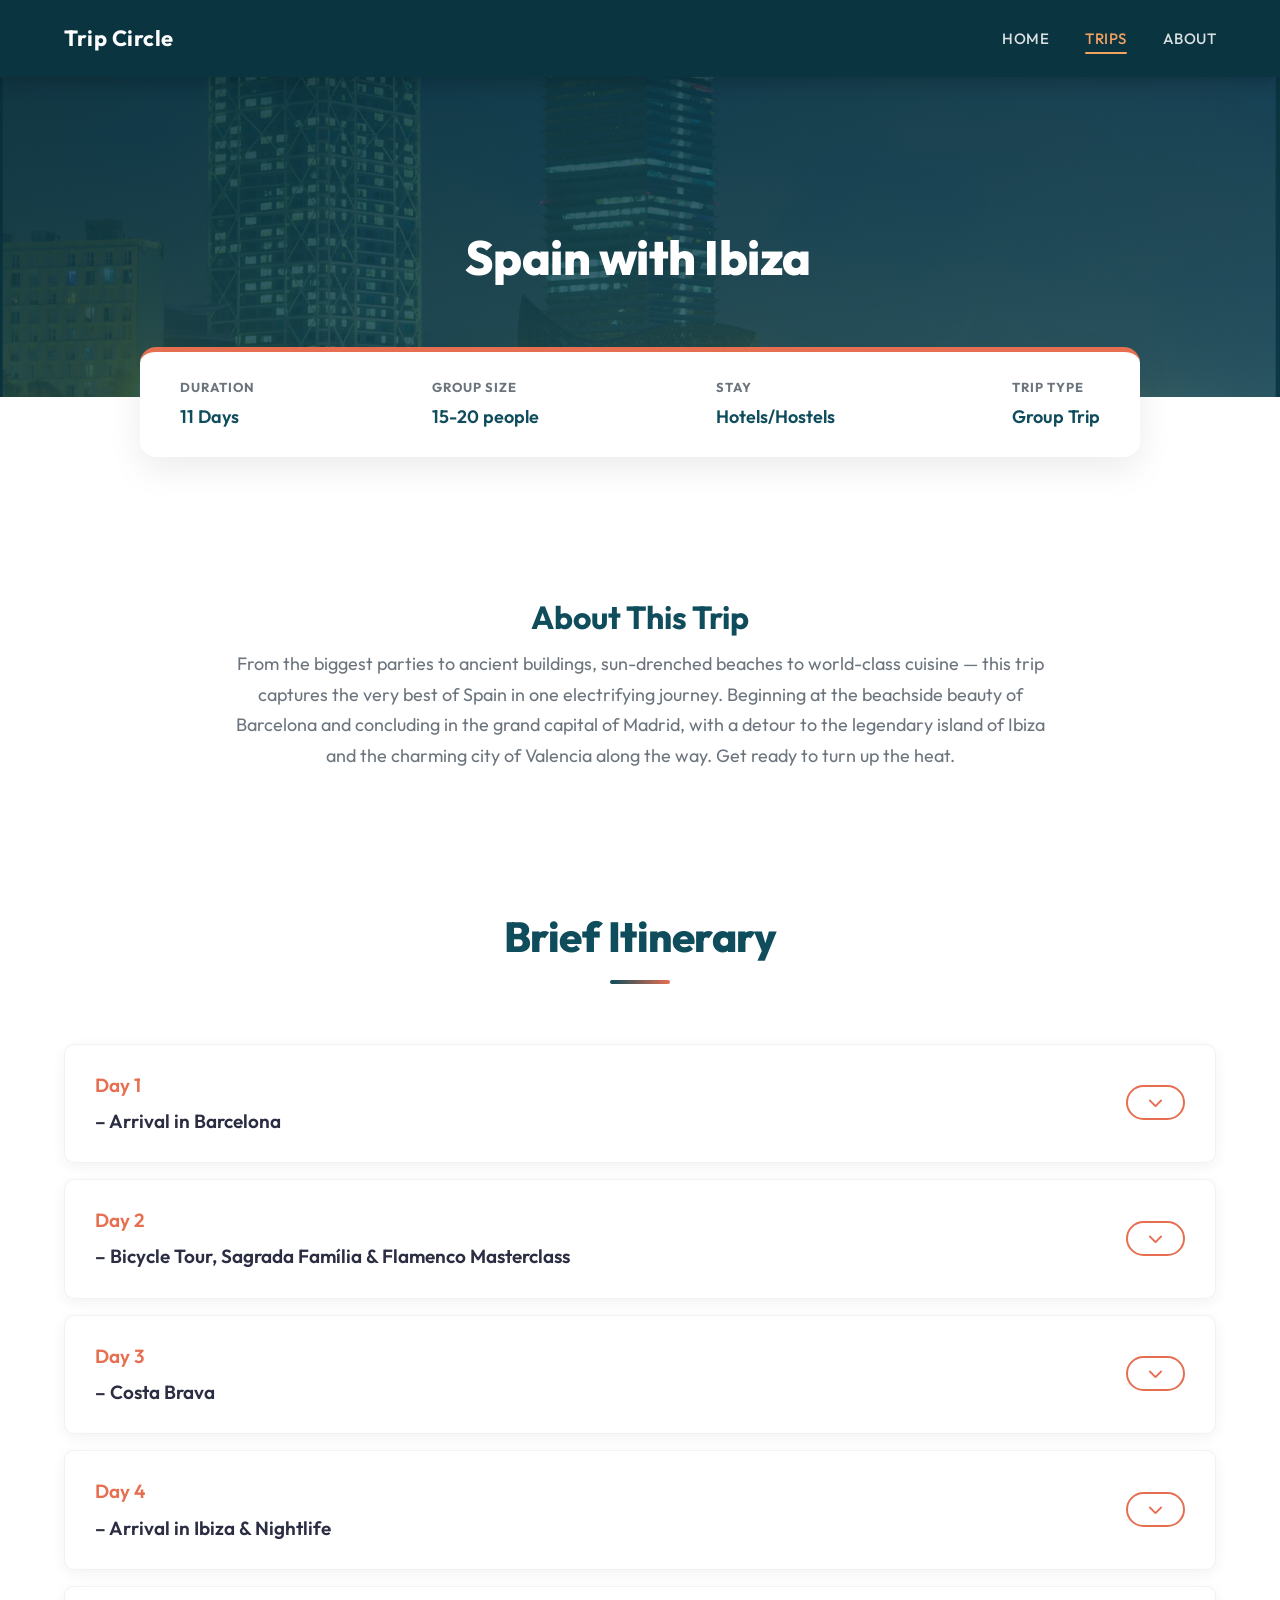
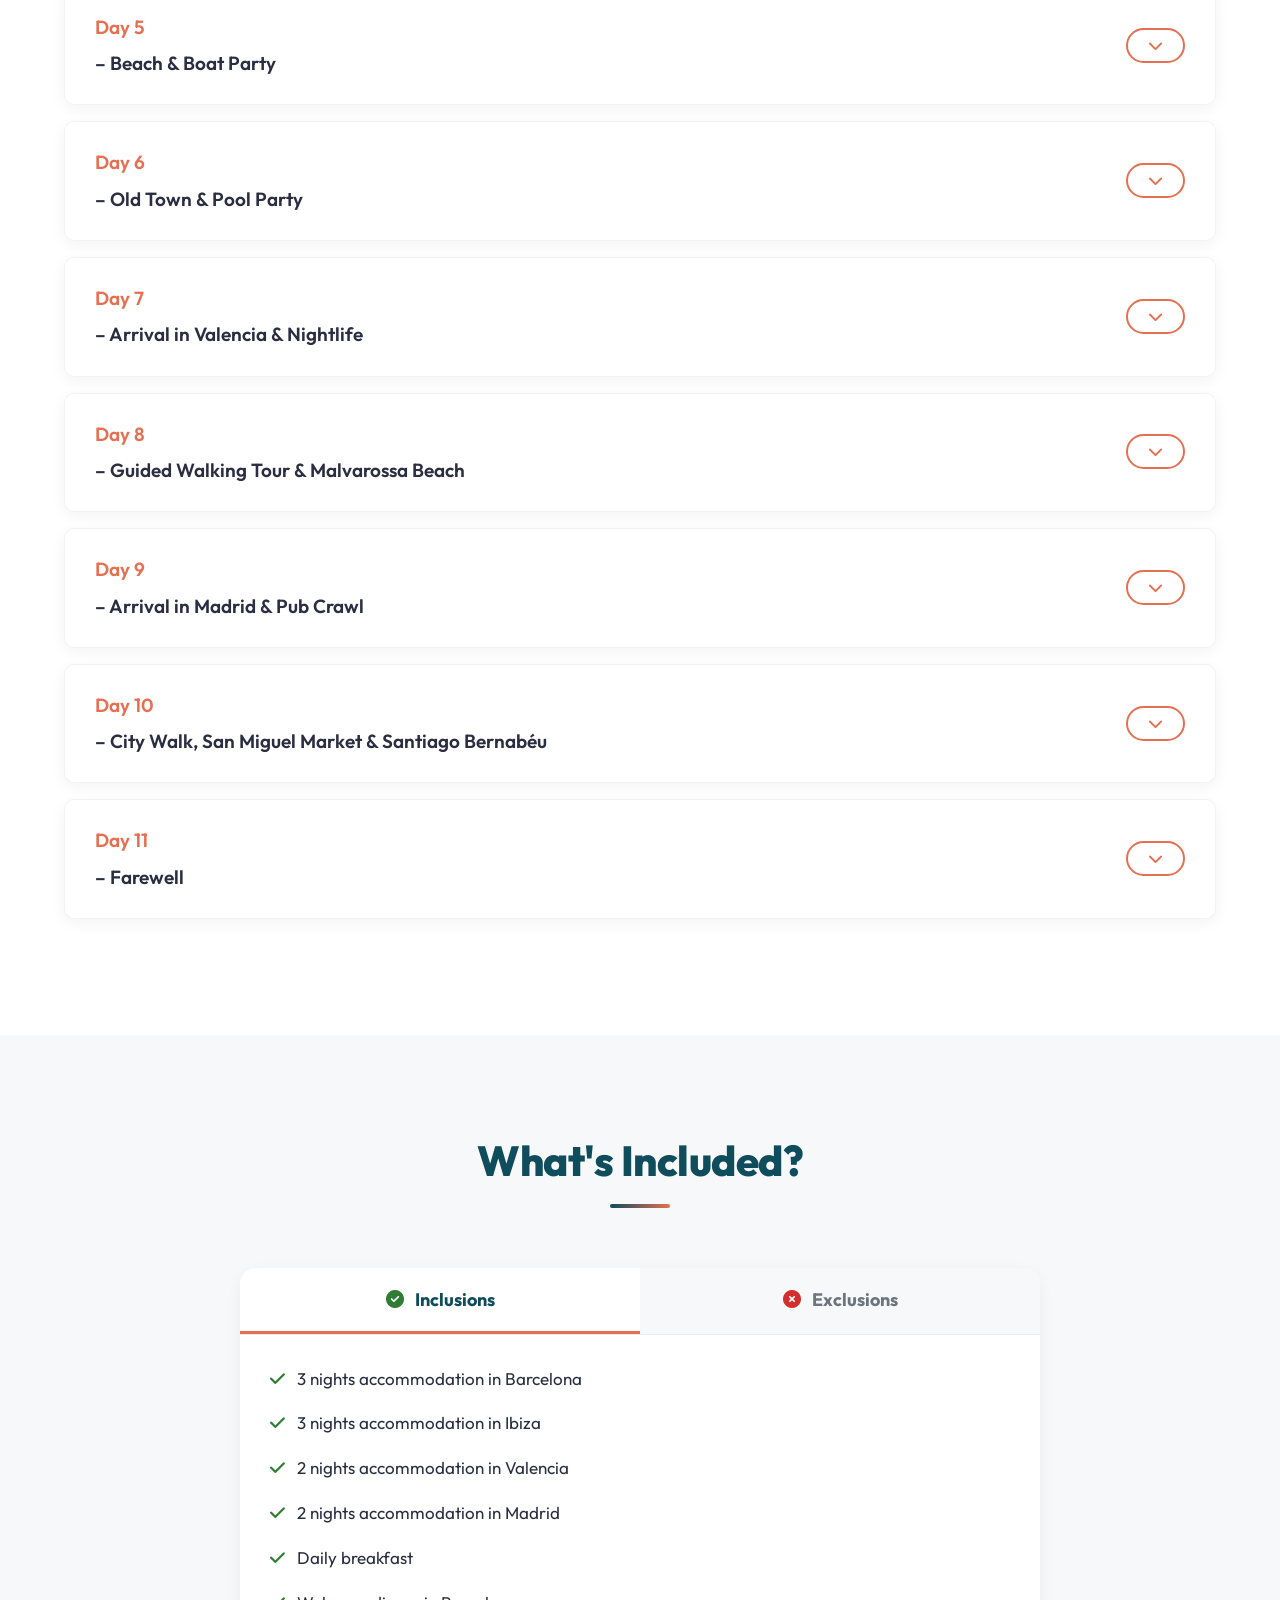
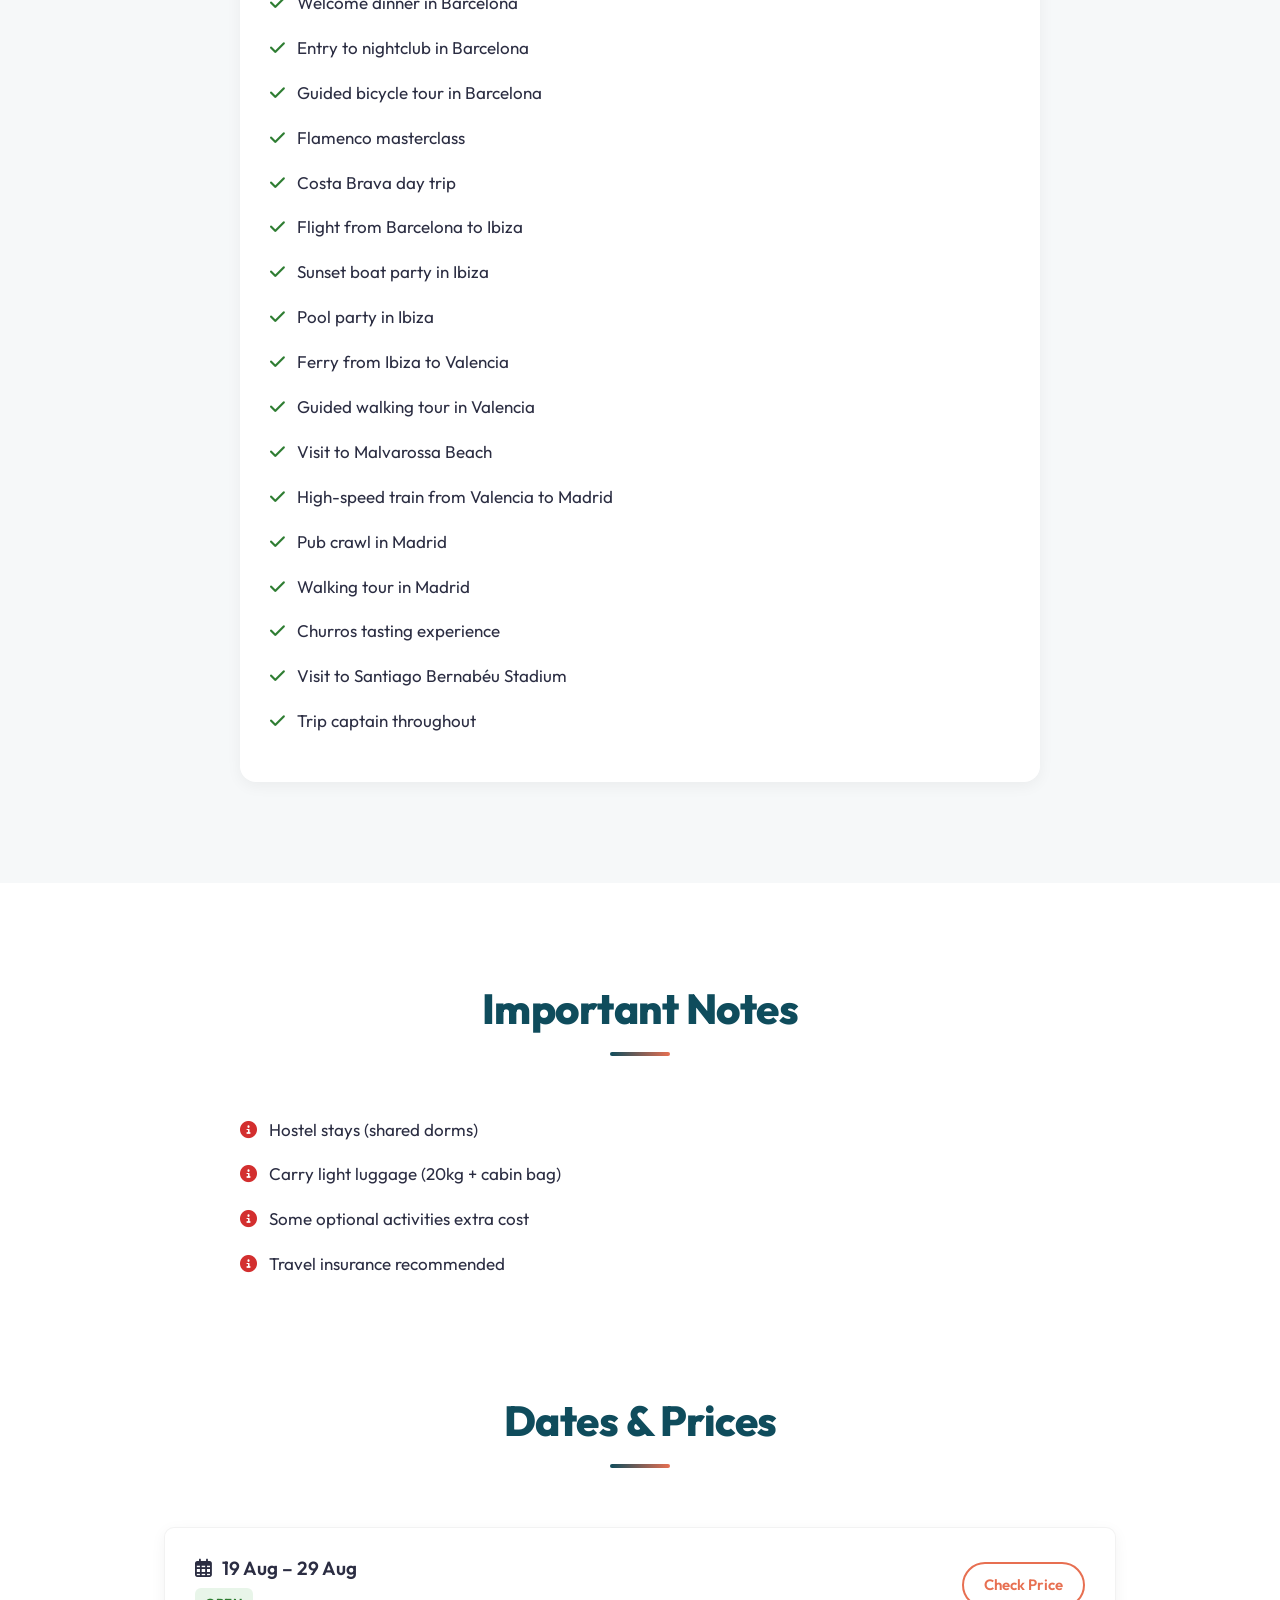
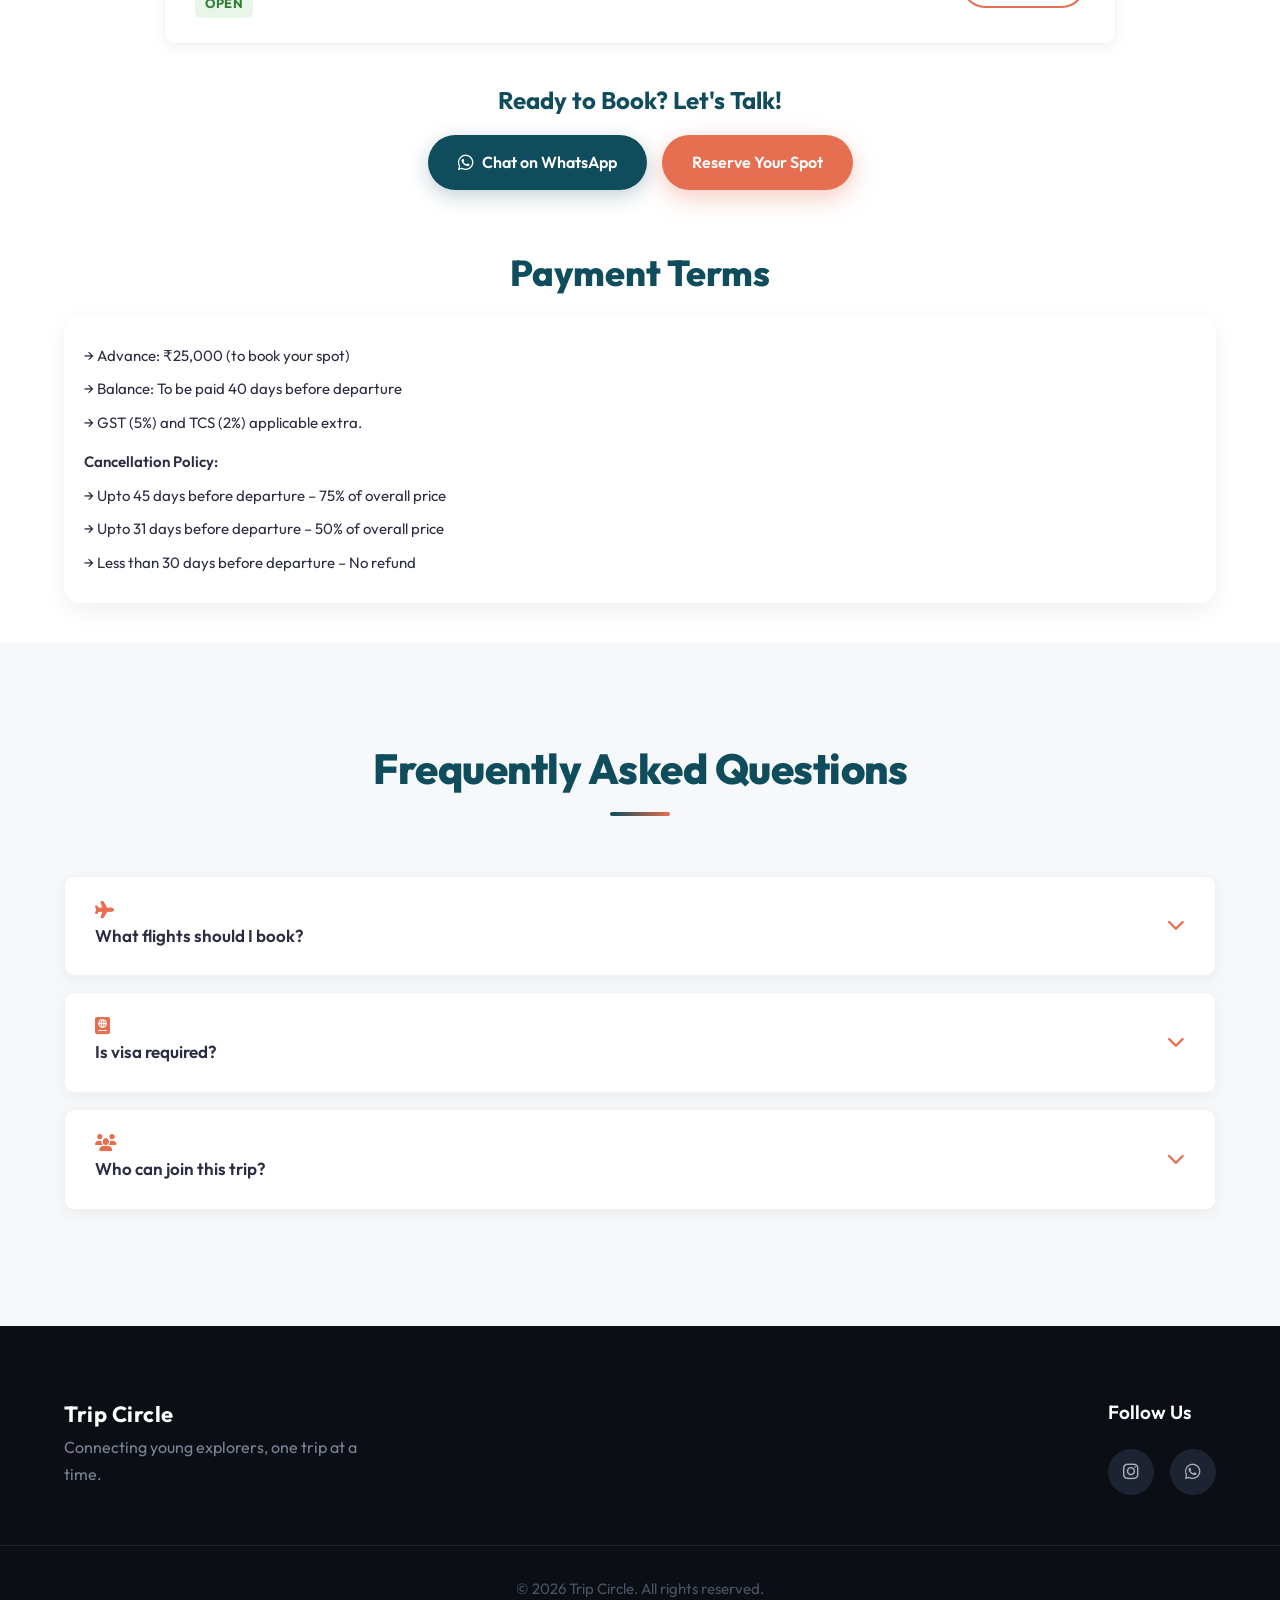
<file: spain.html>
<!DOCTYPE html>
<html lang="en">

<head>
    <meta charset="UTF-8">
    <meta name="viewport" content="width=device-width, initial-scale=1.0">
    <title>Spain with Ibiza - Trip Circle</title>
    <meta name="description" content="Spain with Ibiza: 11 Days across Barcelona, Costa Brava, Ibiza, Valencia, and Madrid.">
    <link rel="preconnect" href="https://fonts.googleapis.com">
    <link rel="preconnect" href="https://fonts.gstatic.com" crossorigin>
    <link href="https://fonts.googleapis.com/css2?family=Outfit:wght@300;400;500;600;700;800&display=swap" rel="stylesheet">
    <link rel="stylesheet" href="https://cdnjs.cloudflare.com/ajax/libs/font-awesome/6.4.0/css/all.min.css">
    <link rel="stylesheet" href="style.css">
</head>

<body class="has-sticky-cta">

    <!-- NAVIGATION -->
    <nav class="navbar-inner">
        <div class="nav-container">
            <a href="index.html" class="logo-text-only" style="text-decoration: none;">Trip Circle</a>
            <div class="menu-toggle">☰</div>
            <div class="menu-overlay"></div>
            <ul class="nav-links">
                <li><a href="index.html">Home</a></li>
                <li><a href="trips.html" class="active">Trips</a></li>
                <li><a href="about.html">About</a></li>
            </ul>
        </div>
    </nav>

    <!-- PAGE HERO -->
    <div class="page-hero" style="background-image: url('images/spain.jpg');">
        <div class="page-hero-overlay"></div>
        <h1>Spain with Ibiza</h1>
        <p style="color: white; position: relative; z-index: 2; font-size: 20px; font-weight: 500; margin-top: 10px; letter-spacing: 0.5px;">&nbsp;</p>
    </div>

    <!-- QUICK INFO BAR -->
    <div class="quick-info-bar fade-up-load">
        <div class="quick-info-item">
            <span class="label">Duration</span>
            <span class="value">11 Days</span>
        </div>
        <div class="quick-info-item">
            <span class="label">Group Size</span>
            <span class="value">15-20 people</span>
        </div>
        <div class="quick-info-item">
            <span class="label">Stay</span>
            <span class="value">Hotels/Hostels</span>
        </div>
        <div class="quick-info-item">
            <span class="label">Trip Type</span>
            <span class="value">Group Trip</span>
        </div>
    </div>

    <!-- ABOUT THIS TRIP -->
    <section class="about-trip">
        <div class="container">
            <h2>About This Trip</h2>
            <p>
                From the biggest parties to ancient buildings, sun-drenched beaches to world-class cuisine — this trip captures the very best of Spain in one electrifying journey. Beginning at the beachside beauty of Barcelona and concluding in the grand capital of Madrid, with a detour to the legendary island of Ibiza and the charming city of Valencia along the way. Get ready to turn up the heat.
            </p>
        </div>
    </section>

    <!-- BRIEF ITINERARY (ACCORDION) -->
    <section class="section">
        <div class="container fade-up">
            <div class="section-title">
                <h2>Brief Itinerary</h2>
                <div class="title-underline"></div>
            </div>

            <div class="dates-pricing-wrapper">
                <!-- Day 1 -->
                <div class="accordion-item">
                    <div class="accordion-header" onclick="toggleAccordion(this)">
                        <div class="accordion-date"><span style="color: var(--secondary); margin-right: 8px;">Day 1</span> – Arrival in Barcelona</div>
                        <div class="accordion-btn"><i class="fas fa-chevron-down"></i></div>
                    </div>
                    <div class="accordion-body">
                        <div class="accordion-content">Fly into Barcelona and check into your hostel — your base for the next three nights. Settle in, freshen up, and meet your travel squad before heading out to explore. Cap the evening with a Welcome Dinner that sets the tone for the ten extraordinary days ahead, followed by entry to one of Barcelona's most popular nightclubs — dancing and partying, Barcelona-style.</div>
                    </div>
                </div>

                <!-- Day 2 -->
                <div class="accordion-item">
                    <div class="accordion-header" onclick="toggleAccordion(this)">
                        <div class="accordion-date"><span style="color: var(--secondary); margin-right: 8px;">Day 2</span> – Bicycle Tour, Sagrada Família & Flamenco Masterclass</div>
                        <div class="accordion-btn"><i class="fas fa-chevron-down"></i></div>
                    </div>
                    <div class="accordion-body">
                        <div class="accordion-content">Begin the day with a guided bicycle tour through Barcelona's most iconic avenues and offbeat neighbourhoods. Next, stand before the extraordinary Sagrada Família. Step into the world of Spanish dance with a Flamenco Masterclass. In the evening, head to the Mediterranean shores for sangrias, swimming, and pure beachside bliss at Barcelona's most vibrant beach.</div>
                    </div>
                </div>

                <!-- Day 3 -->
                <div class="accordion-item">
                    <div class="accordion-header" onclick="toggleAccordion(this)">
                        <div class="accordion-date"><span style="color: var(--secondary); margin-right: 8px;">Day 3</span> – Costa Brava</div>
                        <div class="accordion-btn"><i class="fas fa-chevron-down"></i></div>
                    </div>
                    <div class="accordion-body">
                        <div class="accordion-content">The day spans the Costa Brava's old town and three distinct beaches. Spend the full day swimming, exploring, and soaking in the wild natural beauty of this storied coastline. Rent kayaks and paddle along the dramatic sea cliffs. Or, skydive over the same spectacular stretch of coastline, with a free-fall view that is simply incomparable.</div>
                    </div>
                </div>

                <!-- Day 4 -->
                <div class="accordion-item">
                    <div class="accordion-header" onclick="toggleAccordion(this)">
                        <div class="accordion-date"><span style="color: var(--secondary); margin-right: 8px;">Day 4</span> – Arrival in Ibiza & Nightlife</div>
                        <div class="accordion-btn"><i class="fas fa-chevron-down"></i></div>
                    </div>
                    <div class="accordion-body">
                        <div class="accordion-content">Travel to Ibiza by flight on Day 4. Day parties, world-renowned DJs, beach clubs, and warehouse bars — this island has earned its global reputation as the undisputed capital of good times. After checking into the hostel, head to a nearby beach for the most spectacular sunset on the island — Ibiza sunsets are legendary for good reason. After dinner, step out into the electric island nightlife, or rest and conserve energy knowing there are two more incredible nights ahead.</div>
                    </div>
                </div>

                <!-- Day 5 -->
                <div class="accordion-item">
                    <div class="accordion-header" onclick="toggleAccordion(this)">
                        <div class="accordion-date"><span style="color: var(--secondary); margin-right: 8px;">Day 5</span> – Beach & Boat Party</div>
                        <div class="accordion-btn"><i class="fas fa-chevron-down"></i></div>
                    </div>
                    <div class="accordion-body">
                        <div class="accordion-content">The morning begins with a swim session at one of Ibiza's most stunning beaches. Set sail on a sunset boat party with abundant drinks, epic DJ sets, and an unforgettable sunset over the Mediterranean while the party rages around you. Board a Disco Bus with the squad and party through the island's legendary clubs deep into the night.</div>
                    </div>
                </div>

                <!-- Day 6 -->
                <div class="accordion-item">
                    <div class="accordion-header" onclick="toggleAccordion(this)">
                        <div class="accordion-date"><span style="color: var(--secondary); margin-right: 8px;">Day 6</span> – Old Town & Pool Party</div>
                        <div class="accordion-btn"><i class="fas fa-chevron-down"></i></div>
                    </div>
                    <div class="accordion-body">
                        <div class="accordion-content">Explore the Ibiza Old Town (Dalt Vila) at your own pace. Put on your swimsuit and dive headfirst into the most iconic pool party in Ibiza — a daytime spectacle of music, energy, and sheer extravagance beneath the Ibizan sun. As the sun sets, head out to a club where world-class DJs take the stage.</div>
                    </div>
                </div>

                <!-- Day 7 -->
                <div class="accordion-item">
                    <div class="accordion-header" onclick="toggleAccordion(this)">
                        <div class="accordion-date"><span style="color: var(--secondary); margin-right: 8px;">Day 7</span> – Arrival in Valencia & Nightlife</div>
                        <div class="accordion-btn"><i class="fas fa-chevron-down"></i></div>
                    </div>
                    <div class="accordion-body">
                        <div class="accordion-content">After a long and scenic ferry crossing, we arrive in Valencia. Spend the first day exploring the city independently — wander the old quarter, discover the vast Turia Gardens. Later, experience the buzzing Valencian nightlife scene.</div>
                    </div>
                </div>

                <!-- Day 8 -->
                <div class="accordion-item">
                    <div class="accordion-header" onclick="toggleAccordion(this)">
                        <div class="accordion-date"><span style="color: var(--secondary); margin-right: 8px;">Day 8</span> – Guided Walking Tour & Malvarossa Beach</div>
                        <div class="accordion-btn"><i class="fas fa-chevron-down"></i></div>
                    </div>
                    <div class="accordion-body">
                        <div class="accordion-content">Begin the morning with a guided walking tour through Valencia's historic old town. Try traditional Valencian Paella for lunch — its resemblance to familiar flavours will surprise and delight in equal measure. Make the short journey to Malvarossa Beach on the Mediterranean coast. Take a dip in warm sea waters, play beach volleyball, or simply lie back and watch the sky dissolve into fifty shades of orange over the horizon.</div>
                    </div>
                </div>

                <!-- Day 9 -->
                <div class="accordion-item">
                    <div class="accordion-header" onclick="toggleAccordion(this)">
                        <div class="accordion-date"><span style="color: var(--secondary); margin-right: 8px;">Day 9</span> – Arrival in Madrid & Pub Crawl</div>
                        <div class="accordion-btn"><i class="fas fa-chevron-down"></i></div>
                    </div>
                    <div class="accordion-body">
                        <div class="accordion-content">A short, comfortable high-speed train journey south delivers the group into Madrid — the biggest city and the capital of Spain. Visit a panoramic vantage point offering stunning views across the entire city — Madrid at sunset is a sight to savour. Sample local tapas before heading out on the pub crawl — hopping through the city centre's most lively bars before ending the night at one of Madrid's most popular clubs.</div>
                    </div>
                </div>

                <!-- Day 10 -->
                <div class="accordion-item">
                    <div class="accordion-header" onclick="toggleAccordion(this)">
                        <div class="accordion-date"><span style="color: var(--secondary); margin-right: 8px;">Day 10</span> – City Walk, San Miguel Market & Santiago Bernabéu</div>
                        <div class="accordion-btn"><i class="fas fa-chevron-down"></i></div>
                    </div>
                    <div class="accordion-body">
                        <div class="accordion-content">Begin with a city walking tour accompanied by a Churro tasting experience at the legendary Mercado de San Miguel. Visit the Santiago Bernabéu Stadium — the iconic home of Real Madrid Football Club. Seek out a rooftop bar and raise a glass with the squad as Madrid glitters beneath the night sky.</div>
                    </div>
                </div>

                <!-- Day 11 -->
                <div class="accordion-item">
                    <div class="accordion-header" onclick="toggleAccordion(this)">
                        <div class="accordion-date"><span style="color: var(--secondary); margin-right: 8px;">Day 11</span> – Farewell</div>
                        <div class="accordion-btn"><i class="fas fa-chevron-down"></i></div>
                    </div>
                    <div class="accordion-body">
                        <div class="accordion-content">And just like that, it's over. Fly out of Madrid anytime on Day 11.</div>
                    </div>
                </div>
            </div>
        </div>
    </section>

    <!-- INCLUSIONS & EXCLUSIONS -->
    <section class="section bg-light">
        <div class="container fade-up">
            <div class="section-title">
                <h2>What's Included?</h2>
                <div class="title-underline"></div>
            </div>

            <div class="tabs-container">
                <div class="tab-header">
                    <button class="tab-btn active" onclick="openTab(event, 'inclusions')"><i class="fas fa-check-circle" style="color: #2e7d32; margin-right: 8px;"></i> Inclusions</button>
                    <button class="tab-btn" onclick="openTab(event, 'exclusions')"><i class="fas fa-times-circle" style="color: #d32f2f; margin-right: 8px;"></i> Exclusions</button>
                </div>

                <!-- Tab: Inclusions -->
                <div id="inclusions" class="tabcontent active">
                    <ul class="tab-list inc">
                        <li><i class="fas fa-check"></i> 3 nights accommodation in Barcelona</li>
                        <li><i class="fas fa-check"></i> 3 nights accommodation in Ibiza</li>
                        <li><i class="fas fa-check"></i> 2 nights accommodation in Valencia</li>
                        <li><i class="fas fa-check"></i> 2 nights accommodation in Madrid</li>
                        <li><i class="fas fa-check"></i> Daily breakfast</li>
                        <li><i class="fas fa-check"></i> Welcome dinner in Barcelona</li>
                        <li><i class="fas fa-check"></i> Entry to nightclub in Barcelona</li>
                        <li><i class="fas fa-check"></i> Guided bicycle tour in Barcelona</li>
                        <li><i class="fas fa-check"></i> Flamenco masterclass</li>
                        <li><i class="fas fa-check"></i> Costa Brava day trip</li>
                        <li><i class="fas fa-check"></i> Flight from Barcelona to Ibiza</li>
                        <li><i class="fas fa-check"></i> Sunset boat party in Ibiza</li>
                        <li><i class="fas fa-check"></i> Pool party in Ibiza</li>
                        <li><i class="fas fa-check"></i> Ferry from Ibiza to Valencia</li>
                        <li><i class="fas fa-check"></i> Guided walking tour in Valencia</li>
                        <li><i class="fas fa-check"></i> Visit to Malvarossa Beach</li>
                        <li><i class="fas fa-check"></i> High-speed train from Valencia to Madrid</li>
                        <li><i class="fas fa-check"></i> Pub crawl in Madrid</li>
                        <li><i class="fas fa-check"></i> Walking tour in Madrid</li>
                        <li><i class="fas fa-check"></i> Churros tasting experience</li>
                        <li><i class="fas fa-check"></i> Visit to Santiago Bernabéu Stadium</li>
                        <li><i class="fas fa-check"></i> Trip captain throughout</li>
                    </ul>
                </div>

                <!-- Tab: Exclusions -->
                <div id="exclusions" class="tabcontent">
                    <ul class="tab-list exc">
                        <li><i class="fas fa-times"></i> International flights</li>
                        <li><i class="fas fa-times"></i> Visa fees</li>
                        <li><i class="fas fa-times"></i> Travel insurance</li>
                        <li><i class="fas fa-times"></i> Personal expenses</li>
                        <li><i class="fas fa-times"></i> Meals not mentioned</li>
                        <li><i class="fas fa-times"></i> Optional activities</li>
                    </ul>
                </div>
            </div>
        </div>
    </section>


    <!-- IMPORTANT NOTES -->
    <section class="section">
        <div class="container fade-up">
            <div class="section-title">
                <h2>Important Notes</h2>
                <div class="title-underline"></div>
            </div>
            <div style="max-width: 800px; margin: 0 auto;">
                <ul class="tab-list exc">
                        <li><i class="fas fa-info-circle"></i> Hostel stays (shared dorms)</li>
                        <li><i class="fas fa-info-circle"></i> Carry light luggage (20kg + cabin bag)</li>
                        <li><i class="fas fa-info-circle"></i> Some optional activities extra cost</li>
                        <li><i class="fas fa-info-circle"></i> Travel insurance recommended</li>
                    </ul>
            </div>
        </div>
    </section>

    <!-- DATES & PRICES ACCORDION -->
    <section class="dates-prices">
        <div class="container">
            <div class="section-title fade-up">
                <h2>Dates & Prices</h2>
                <div class="title-underline"></div>
            </div>

            <div class="dates-pricing-wrapper fade-up">

                <!-- Departure 1 -->
                <div class="accordion-item">
                    <div class="accordion-header" onclick="toggleAccordion(this)">
                        <div>
                            <div class="accordion-date"><i class="far fa-calendar-alt"></i> 19 Aug – 29 Aug</div>
                            <div class="accordion-status">Open</div>
                        </div>
                        <div class="accordion-btn">Check Price</div>
                    </div>
                    <div class="accordion-body">
                        <div class="accordion-content">
                            <div class="pricing-table-wrapper">
                                <table class="pricing-table">
                                    <thead>
                                        <tr>
                                            <th>Book Before</th>
                                            <th>Price (PP)</th>
                                        </tr>
                                    </thead>
                                    <tbody>
                                        <tr><td>8 Jun</td><td>₹1,40,000</td></tr>
                                        <tr><td>23 Jun</td><td>₹1,45,000</td></tr>
                                        <tr><td>8 Jul</td><td>₹1,50,000</td></tr>
                                    </tbody>
                                </table>
                            </div>
                            <div>GST (5%) and TCS (2%) applicable extra</div>
</div>
                            <div style="display: flex; gap: 15px; margin-top: 24px; flex-wrap: wrap;">
                                <a href="https://wa.me/919480068906?text=Hey%20I%20am%20interested%20in%20Spain%20Ibiza%20trip" class="btn btn-secondary" style="flex: 1; min-width: 200px; justify-content: center;" target="_blank" rel="noopener noreferrer"><i class="fab fa-whatsapp"></i> Chat on WhatsApp</a>
                                <a href="https://forms.gle/ajJf6RtngLu6pWBg6" class="btn btn-primary" style="flex: 1; min-width: 200px; justify-content: center;" target="_blank">Reserve Your Spot</a>
                            </div>
                        </div>
                    </div>
                </div>

            </div>

            <!-- GLOBAL CTA -->
            <div class="text-center fade-up" style="margin-top: 50px;">
                <h3 style="font-size: 24px; color: var(--primary); margin-bottom: 20px;">Ready to Book? Let's Talk!</h3>
                <div style="display: flex; gap: 15px; justify-content: center; flex-wrap: wrap;">
                    <a href="https://wa.me/919480068906?text=Hey%20I%20am%20interested%20in%20Spain%20Ibiza%20trip" class="btn btn-secondary pulse-anim" style="padding: 14px 30px; font-size: 16px; border-radius: 50px; display: inline-flex; align-items: center; gap: 8px;" target="_blank" rel="noopener noreferrer"><i class="fab fa-whatsapp"></i> Chat on WhatsApp</a>
                    <a href="https://forms.gle/ajJf6RtngLu6pWBg6" class="btn btn-primary" style="padding: 14px 30px; font-size: 16px; border-radius: 50px;" target="_blank">Reserve Your Spot</a>
                </div>
            </div>
        </div>
    </section>

    <section class="payment-terms-section">
        <div class="container">
            <h2>Payment Terms</h2>
            <div class="payment-box">
                <!-- PAYMENT_TERMS_DYNAMIC -->
            </div>
        </div>
    </section>

    <!-- FAQ SECTION -->
    <section class="section bg-light">
        <div class="container fade-up">
            <div class="section-title">
                <h2>Frequently Asked Questions</h2>
                <div class="title-underline"></div>
            </div>
            <div class="dates-pricing-wrapper">

                

                <div class="accordion-item">
                    <div class="accordion-header" onclick="toggleAccordion(this)">
                        <div class="accordion-date" style="font-size: 17px; font-weight: 600;"><i class="fas fa-plane" style="color: var(--secondary);"></i> What flights should I book?</div>
                        <div class="accordion-btn" style="border: none; padding: 0;"><i class="fas fa-chevron-down" style="font-size: 18px;"></i></div>
                    </div>
                    <div class="accordion-body">
                        <div class="accordion-content">Arrive at Barcelona and depart from Madrid. Our team will guide you on the timings.</div>
                    </div>
                </div>

                <div class="accordion-item">
                    <div class="accordion-header" onclick="toggleAccordion(this)">
                        <div class="accordion-date" style="font-size: 17px; font-weight: 600;"><i class="fas fa-passport" style="color: var(--secondary);"></i> Is visa required?</div>
                        <div class="accordion-btn" style="border: none; padding: 0;"><i class="fas fa-chevron-down" style="font-size: 18px;"></i></div>
                    </div>
                    <div class="accordion-body">
                        <div class="accordion-content">Schengen visa required for Indians.</div>
                    </div>
                </div>

                <div class="accordion-item">
                    <div class="accordion-header" onclick="toggleAccordion(this)">
                        <div class="accordion-date" style="font-size: 17px; font-weight: 600;"><i class="fas fa-users" style="color: var(--secondary);"></i> Who can join this trip?</div>
                        <div class="accordion-btn" style="border: none; padding: 0;"><i class="fas fa-chevron-down" style="font-size: 18px;"></i></div>
                    </div>
                    <div class="accordion-body">
                        <div class="accordion-content">Join solo, with a partner, friends, or family — either way you’ll have a great experience.</div>
                    </div>
                </div>

            </div>
        </div>
    </section>

    <!-- FOOTER -->
    <footer class="footer">
        <div class="container footer-content">
            <div class="brand">
                <div class="logo-text-only">Trip Circle</div>
                <p>Connecting young explorers, one trip at a time.</p>
            </div>
            <div class="links">
                <p>Follow Us</p>
                <div class="socials">
                    <a href="https://www.instagram.com/trip.circle?igsh=MXNuM3I5YWVoNGF1Mg==" target="_blank" rel="noopener noreferrer"><i class="fab fa-instagram"></i></a>
                    <a href="https://whatsapp.com/channel/0029VbBq3bUJkK7CwxouRG3i" target="_blank" rel="noopener noreferrer"><i class="fab fa-whatsapp"></i></a>
                </div>
            </div>
        </div>
        <div class="copyright">&copy; 2026 Trip Circle. All rights reserved.</div>
    </footer>

    <!-- STICKY MOBILE CTA -->
    <div class="sticky-mobile-cta">
        <div style="display: flex; gap: 10px;">
            <a href="https://wa.me/919480068906?text=Hey%20I%20am%20interested%20in%20Spain%20Ibiza%20trip" class="btn btn-secondary pulse-anim" style="flex: 1; padding: 14px; font-size: 15px; justify-content: center; text-align: center;" target="_blank"><i class="fab fa-whatsapp"></i> Chat</a>
            <a href="https://forms.gle/ajJf6RtngLu6pWBg6" class="btn btn-primary" style="flex: 1; padding: 14px; font-size: 15px; justify-content: center; text-align: center;" target="_blank">Reserve Your Spot</a>
        </div>
    </div>

    <!-- JS SCRIPTS -->
    <script>
        function applyDynamicWhatsAppLinks() {
            const baseWhatsAppUrl = "https://wa.me/919480068906";
            const defaultTripName = (document.querySelector(".page-hero h1, .hero h1, h1")?.textContent || document.title || "Trip")
                .replace(/\s*-\s*Trip Circle\s*$/i, "")
                .trim();

            document.querySelectorAll("a[href*=\"wa.me/919480068906\"]").forEach(link => {
                let tripName = defaultTripName;
                const tripCard = link.closest(".trip-card, .trip-item, .destination-card, .card");
                const heading = tripCard ? tripCard.querySelector("h2, h3, h4") : null;
                if (heading && heading.textContent.trim()) {
                    tripName = heading.textContent.trim();
                }

                const message = "Hi Trip Circle, I'm interested in " + tripName + ". Please share details.";
                link.href = baseWhatsAppUrl + "?text=" + encodeURIComponent(message);
            });
        }

        document.addEventListener('DOMContentLoaded', () => {
            applyDynamicWhatsAppLinks();
            const observer = new IntersectionObserver((entries, obs) => {
                entries.forEach(entry => {
                    if (entry.isIntersecting) {
                        entry.target.classList.add('visible');
                        obs.unobserve(entry.target);
                    }
                });
            }, { threshold: 0.12 });
            document.querySelectorAll('.fade-up, .fade-up-load').forEach(el => observer.observe(el));
        });

        function toggleAccordion(header) {
            const item = header.parentElement;
            const body = item.querySelector('.accordion-body');

            item.classList.toggle('active');

            if (item.classList.contains('active')) {
                body.style.maxHeight = body.scrollHeight + "px";
                setTimeout(() => {
                    item.scrollIntoView({ behavior: 'smooth', block: 'nearest' });
                }, 300);
            } else {
                body.style.maxHeight = null;
            }
        }

        function openTab(evt, tabName) {
            var i, tabcontent, tablinks;
            tabcontent = document.getElementsByClassName("tabcontent");
            for (i = 0; i < tabcontent.length; i++) {
                tabcontent[i].style.display = "none";
                tabcontent[i].classList.remove("active");
            }
            tablinks = document.getElementsByClassName("tab-btn");
            for (i = 0; i < tablinks.length; i++) {
                tablinks[i].className = tablinks[i].className.replace(" active", "");
            }
            document.getElementById(tabName).style.display = "block";

            setTimeout(() => {
                document.getElementById(tabName).classList.add("active");
            }, 10);

            evt.currentTarget.className += " active";
        }

        const menu = document.querySelector(".nav-links");
        const overlay = document.querySelector(".menu-overlay");
        const menuToggle = document.querySelector(".menu-toggle");

        if (menuToggle && menu && overlay) {
            menuToggle.onclick = () => {
                menu.classList.toggle("active");
                overlay.classList.toggle("active");
            };

            overlay.onclick = () => {
                menu.classList.remove("active");
                overlay.classList.remove("active");
            };

            document.querySelectorAll(".nav-links a").forEach(link => {
                link.addEventListener("click", () => {
                    menu.classList.remove("active");
                    overlay.classList.remove("active");
                });
            });
        }
    </script>
    <script src="script.js"></script>
</body>

</html>
</file>
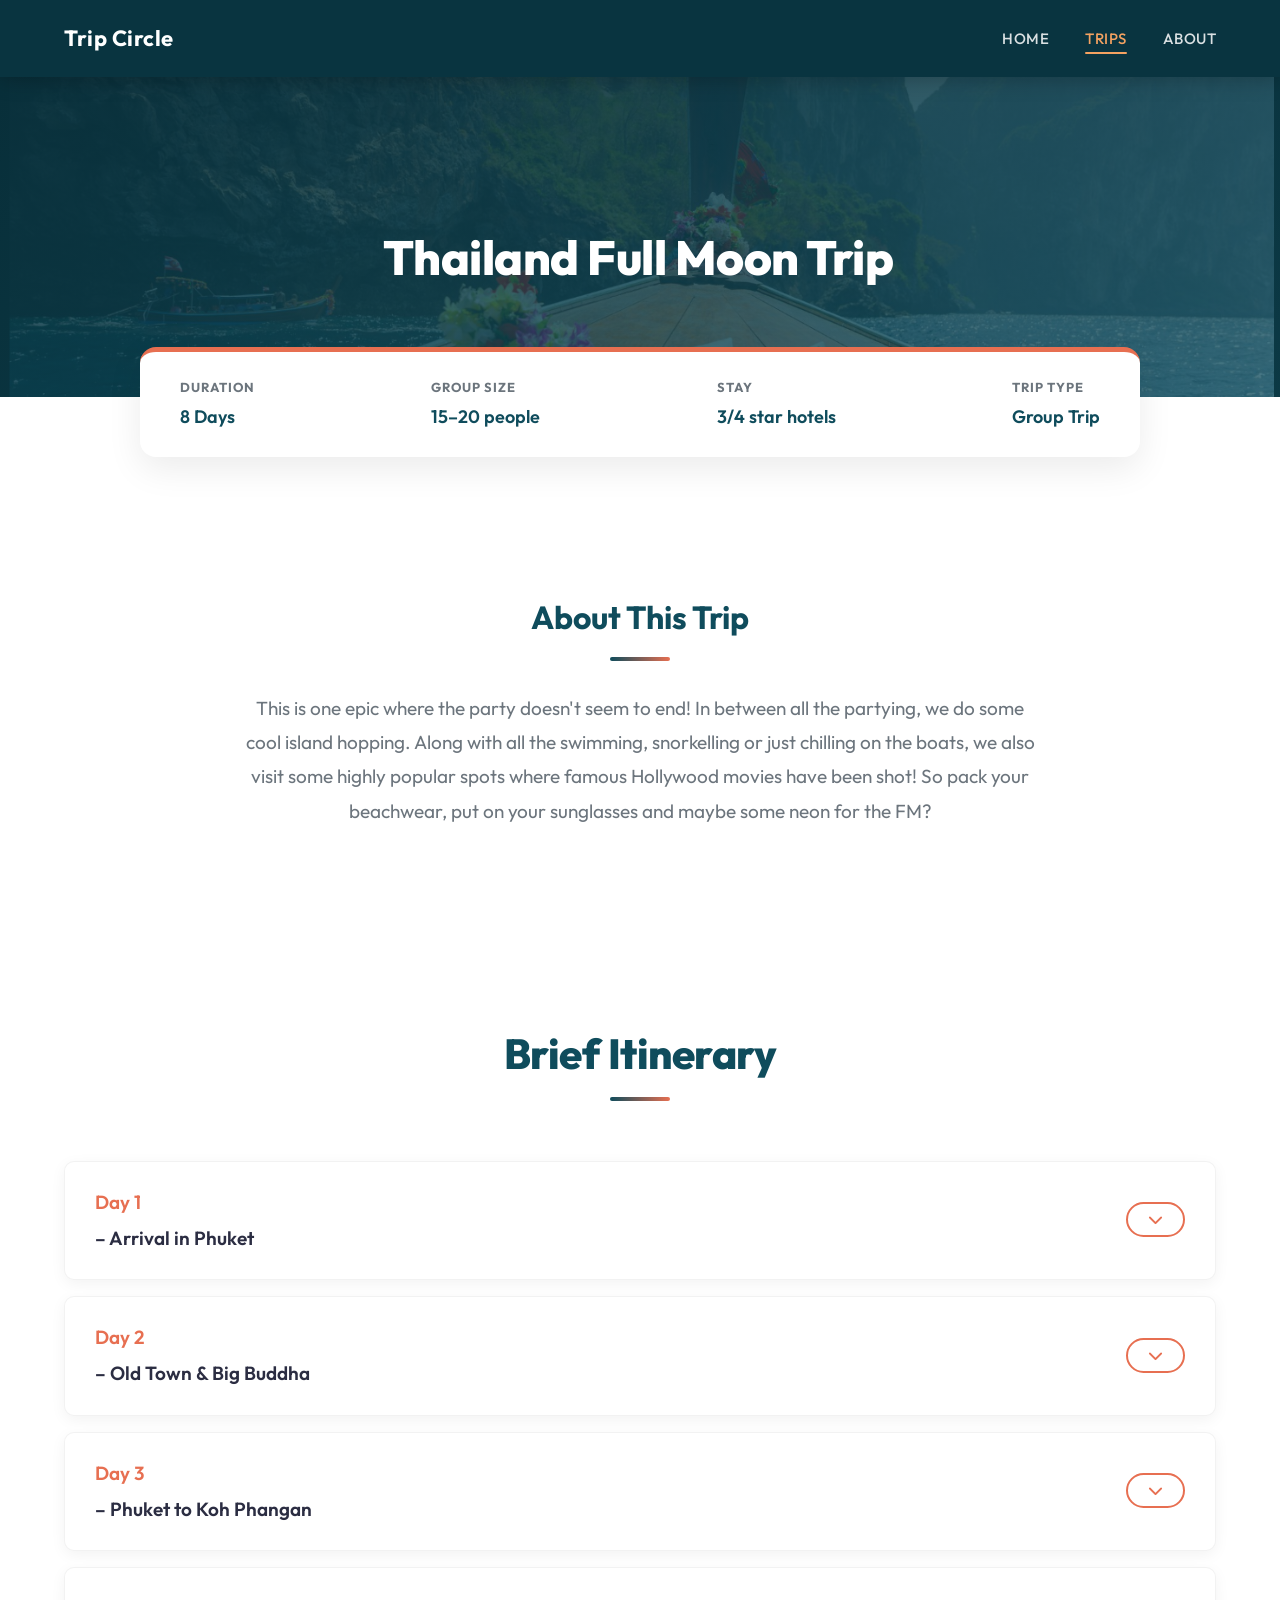
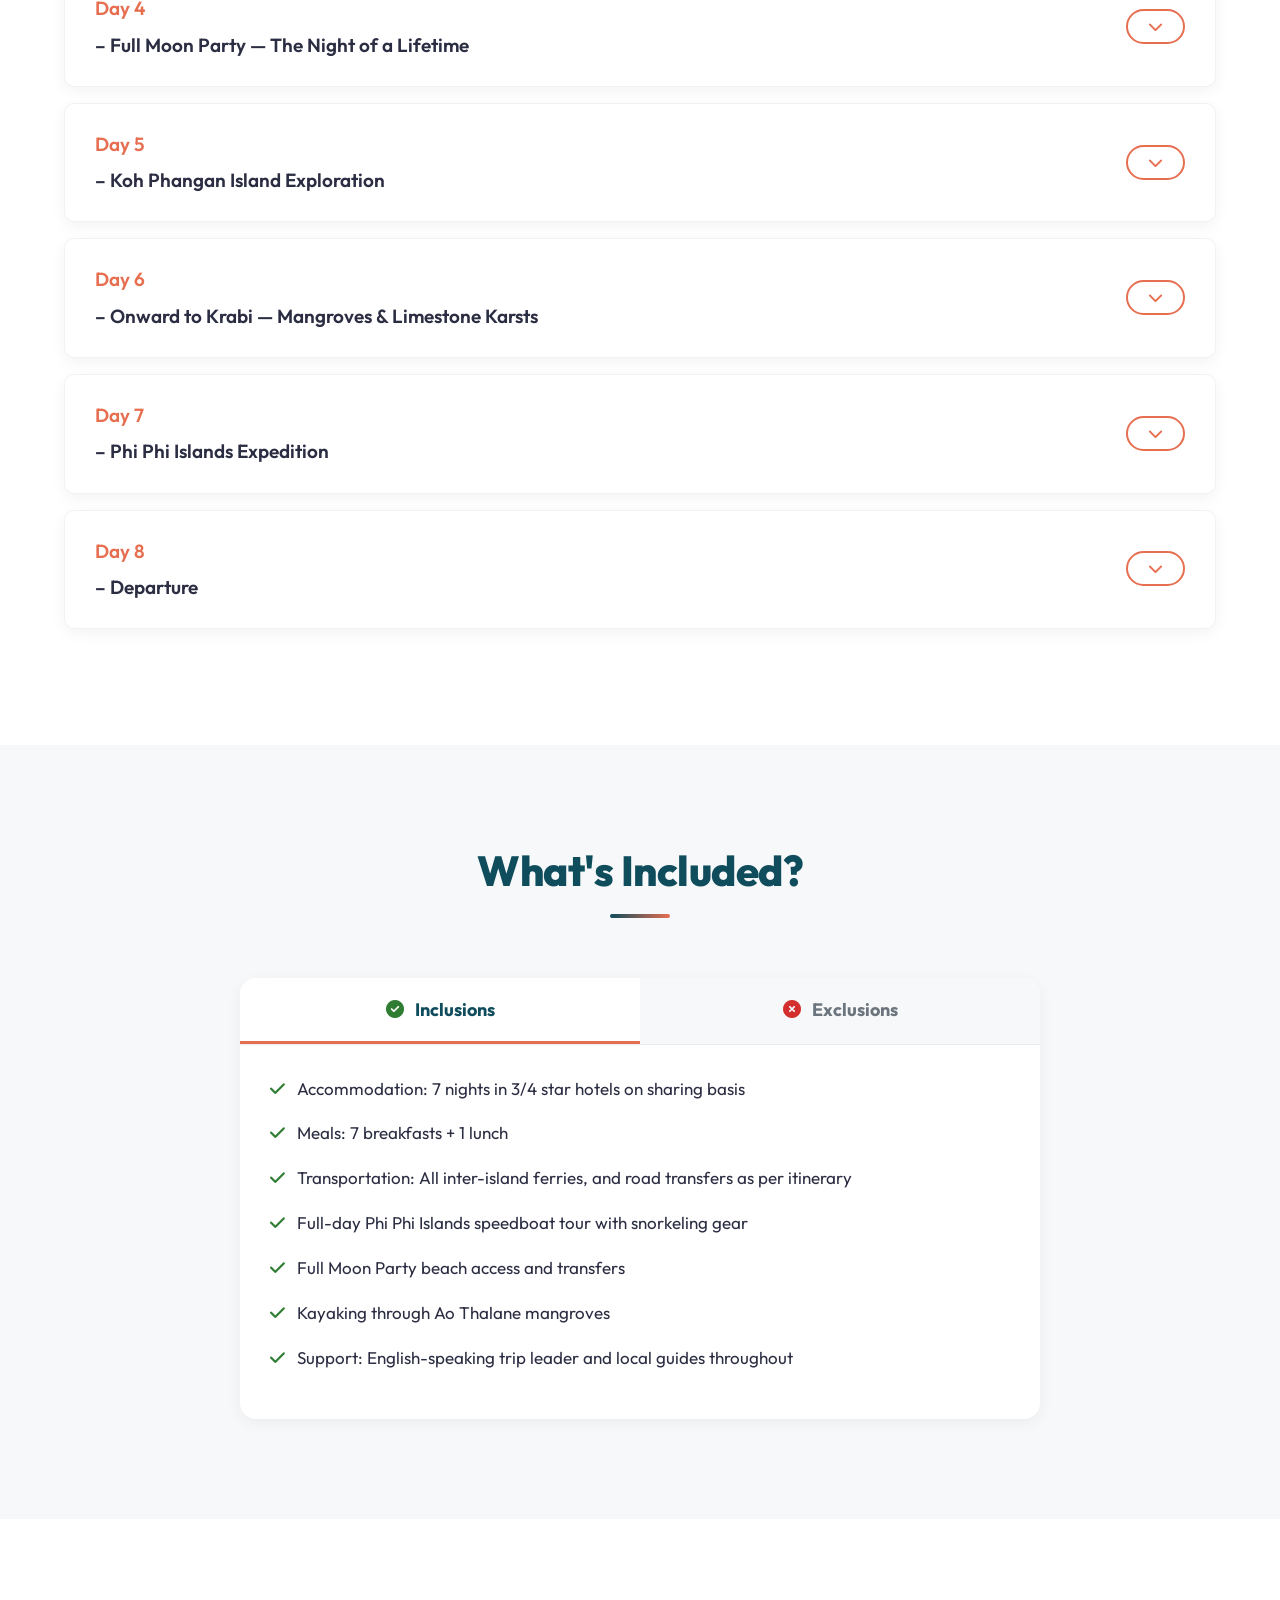
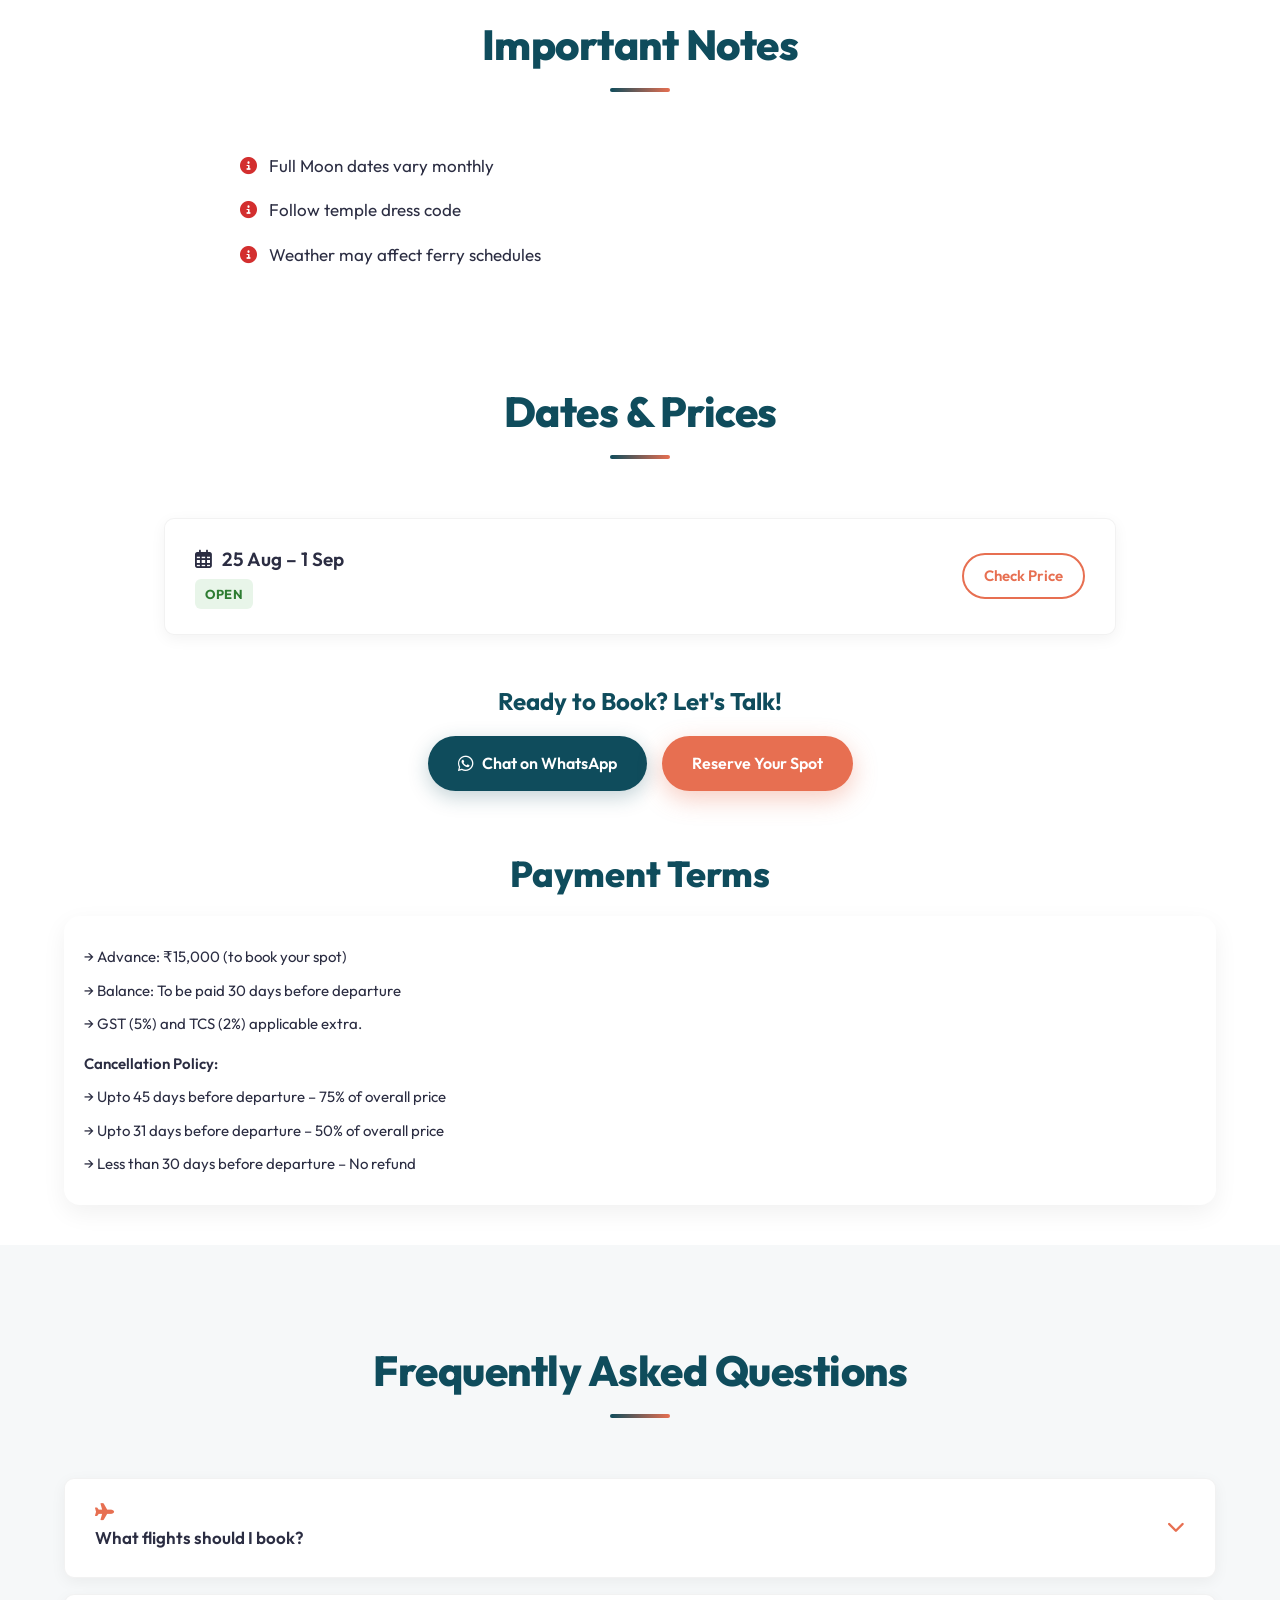
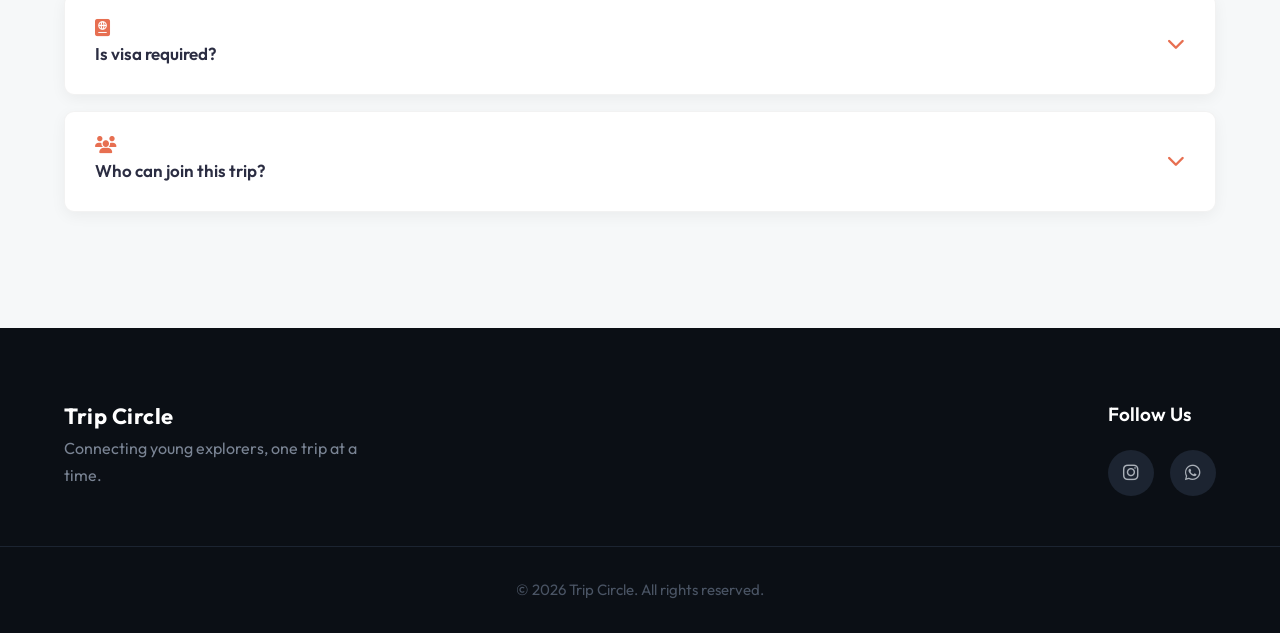
<file: thailand.html>
<!DOCTYPE html>
<html lang="en">

<head>
    <meta charset="UTF-8">
    <meta name="viewport" content="width=device-width, initial-scale=1.0">
    <title>Thailand Full Moon Trip - Trip Circle</title>
    <meta name="description" content="Thailand Full Moon Trip: 8 Days through Phuket, Koh Phangan, and Krabi.">
    <link rel="preconnect" href="https://fonts.googleapis.com">
    <link rel="preconnect" href="https://fonts.gstatic.com" crossorigin>
    <link href="https://fonts.googleapis.com/css2?family=Outfit:wght@300;400;500;600;700;800&display=swap" rel="stylesheet">
    <link rel="stylesheet" href="https://cdnjs.cloudflare.com/ajax/libs/font-awesome/6.4.0/css/all.min.css">
    <link rel="stylesheet" href="style.css">
</head>

<body class="has-sticky-cta">

    <!-- NAVIGATION -->
    <nav class="navbar-inner">
        <div class="nav-container">
            <a href="index.html" class="logo-text-only" style="text-decoration: none;">Trip Circle</a>
            <div class="menu-toggle">☰</div>
            <div class="menu-overlay"></div>
            <ul class="nav-links">
                <li><a href="index.html">Home</a></li>
                <li><a href="trips.html" class="active">Trips</a></li>
                <li><a href="about.html">About</a></li>
            </ul>
        </div>
    </nav>

    <!-- PAGE HERO -->
    <div class="page-hero" style="background-image: url('images/thailand.jpg');">
        <div class="page-hero-overlay"></div>
        <h1>Thailand Full Moon Trip</h1>
        <p style="color: white; position: relative; z-index: 2; font-size: 20px; font-weight: 500; margin-top: 10px; letter-spacing: 0.5px;">&nbsp;</p>
    </div>

    <!-- QUICK INFO BAR -->
    <div class="quick-info-bar fade-up-load">
        <div class="quick-info-item">
            <span class="label">Duration</span>
            <span class="value">8 Days</span>
        </div>
        <div class="quick-info-item">
            <span class="label">Group Size</span>
            <span class="value">15–20 people</span>
        </div>
        <div class="quick-info-item">
            <span class="label">Stay</span>
            <span class="value">3/4 star hotels</span>
        </div>
        <div class="quick-info-item">
            <span class="label">Trip Type</span>
            <span class="value">Group Trip</span>
        </div>
    </div>

    <!-- ABOUT THIS TRIP -->
    <section class="section" style="padding-top: 80px;">
        <div class="container text-center fade-up">
            <h2 style="font-size: 32px; color: var(--primary); margin-bottom: 20px;">About This Trip</h2>
            <div class="title-underline" style="margin: 0 auto 30px;"></div>
            <p style="font-size: 19px; color: var(--text-muted); max-width: 800px; margin: 0 auto; line-height: 1.8;">
                This is one epic where the party doesn't seem to end! In between all the partying, we do some cool island hopping. Along with all the swimming, snorkelling or just chilling on the boats, we also visit some highly popular spots where famous Hollywood movies have been shot! So pack your beachwear, put on your sunglasses and maybe some neon for the FM?
            </p>
        </div>
    </section>

    <!-- BRIEF ITINERARY (ACCORDION) -->
    <section class="section">
        <div class="container fade-up">
            <div class="section-title">
                <h2>Brief Itinerary</h2>
                <div class="title-underline"></div>
            </div>
            
            <div class="dates-pricing-wrapper">
                <!-- Day 1 -->
                <div class="accordion-item">
                    <div class="accordion-header" onclick="toggleAccordion(this)">
                        <div class="accordion-date"><span style="color: var(--secondary); margin-right: 8px;">Day 1</span> – Arrival in Phuket</div>
                        <div class="accordion-btn"><i class="fas fa-chevron-down"></i></div>
                    </div>
                    <div class="accordion-body">
                        <div class="accordion-content">Touch down in the vibrant island kingdom of Phuket and transfer to your beachside hotel. In the evening, stroll the electric Bangla Road on Patong Beach — neon lights, open-air bars, street food stalls, and live music create an irresistible first impression of Thailand's legendary nightlife.</div>
                    </div>
                </div>

                <!-- Day 2 -->
                <div class="accordion-item">
                    <div class="accordion-header" onclick="toggleAccordion(this)">
                        <div class="accordion-date"><span style="color: var(--secondary); margin-right: 8px;">Day 2</span> – Old Town & Big Buddha</div>
                        <div class="accordion-btn"><i class="fas fa-chevron-down"></i></div>
                    </div>
                    <div class="accordion-body">
                        <div class="accordion-content">Start the day at leisure or opt to do some water sports. Later, visit the iconic Big Buddha, pictures at the old town, and watch the sunset by the beach chilling with the group.</div>
                    </div>
                </div>

                <!-- Day 3 -->
                <div class="accordion-item">
                    <div class="accordion-header" onclick="toggleAccordion(this)">
                        <div class="accordion-date"><span style="color: var(--secondary); margin-right: 8px;">Day 3</span> – Phuket to Koh Phangan</div>
                        <div class="accordion-btn"><i class="fas fa-chevron-down"></i></div>
                    </div>
                    <div class="accordion-body">
                        <div class="accordion-content">After breakfast, depart Phuket and journey by ferry to Koh Samui — the spiritual epicenter of the world-famous Full Moon Party. Check into your beach hotel, shake off the travel dust with a refreshing dip, and enjoy a relaxing Thai spa session before heading to Chaweng Beach for fire shows.</div>
                    </div>
                </div>

                <!-- Day 4 -->
                <div class="accordion-item">
                    <div class="accordion-header" onclick="toggleAccordion(this)">
                        <div class="accordion-date"><span style="color: var(--secondary); margin-right: 8px;">Day 4</span> – Full Moon Party — The Night of a Lifetime</div>
                        <div class="accordion-btn"><i class="fas fa-chevron-down"></i></div>
                    </div>
                    <div class="accordion-body">
                        <div class="accordion-content">Before heading out in the evening, hop on a snorkelling boat tour around the beautiful beaches of Koh Phangan. In the evening, paint your bodies neon because we are heading to The Full Moon Party!</div>
                    </div>
                </div>

                <!-- Day 5 -->
                <div class="accordion-item">
                    <div class="accordion-header" onclick="toggleAccordion(this)">
                        <div class="accordion-date"><span style="color: var(--secondary); margin-right: 8px;">Day 5</span> – Koh Phangan Island Exploration</div>
                        <div class="accordion-btn"><i class="fas fa-chevron-down"></i></div>
                    </div>
                    <div class="accordion-body">
                        <div class="accordion-content">With the Full Moon behind you, Koh Phangan reveals its quieter soul. Catch up on some sleep or if you are partly hung over, rent a scooter and wind through jungle roads to elevated viewpoints for panoramic island vistas. Those who are still partying, you know what to do!</div>
                    </div>
                </div>

                <!-- Day 6 -->
                <div class="accordion-item">
                    <div class="accordion-header" onclick="toggleAccordion(this)">
                        <div class="accordion-date"><span style="color: var(--secondary); margin-right: 8px;">Day 6</span> – Onward to Krabi — Mangroves & Limestone Karsts</div>
                        <div class="accordion-btn"><i class="fas fa-chevron-down"></i></div>
                    </div>
                    <div class="accordion-body">
                        <div class="accordion-content">Arrive in Krabi, check in and launch straight into the outdoors. Kayak through the tranquil mangrove canals of Ao Thalane. Unwind with a traditional Thai massage along Ao Nang Beach followed by a fresh seafood dinner at the waterfront.</div>
                    </div>
                </div>

                <!-- Day 7 -->
                <div class="accordion-item">
                    <div class="accordion-header" onclick="toggleAccordion(this)">
                        <div class="accordion-date"><span style="color: var(--secondary); margin-right: 8px;">Day 7</span> – Phi Phi Islands Expedition</div>
                        <div class="accordion-btn"><i class="fas fa-chevron-down"></i></div>
                    </div>
                    <div class="accordion-body">
                        <div class="accordion-content">Embark on a full-day speedboat expedition to the legendary Phi Phi Islands. Dive into vibrant coral reefs teeming with tropical fish and marine life, enjoy the beachside lunch and we return to Krabi around sunset.</div>
                    </div>
                </div>

                <!-- Day 8 -->
                <div class="accordion-item">
                    <div class="accordion-header" onclick="toggleAccordion(this)">
                        <div class="accordion-date"><span style="color: var(--secondary); margin-right: 8px;">Day 8</span> – Departure</div>
                        <div class="accordion-btn"><i class="fas fa-chevron-down"></i></div>
                    </div>
                    <div class="accordion-body">
                        <div class="accordion-content">A final Thai breakfast, and a chance to pick up handmade keepsakes from the market. Transfer to the airport (Krabi or Phuket) and depart with memories of fire-lit beaches, open ocean, and the full moon's golden path across the sea.</div>
                    </div>
                </div>
            </div>
        </div>
    </section>

    <!-- INCLUSIONS & EXCLUSIONS -->
    <section class="section bg-light">
        <div class="container fade-up">
            <div class="section-title">
                <h2>What's Included?</h2>
                <div class="title-underline"></div>
            </div>
            
            <div class="tabs-container">
                <div class="tab-header">
                    <button class="tab-btn active" onclick="openTab(event, 'inclusions')"><i class="fas fa-check-circle" style="color: #2e7d32; margin-right: 8px;"></i> Inclusions</button>
                    <button class="tab-btn" onclick="openTab(event, 'exclusions')"><i class="fas fa-times-circle" style="color: #d32f2f; margin-right: 8px;"></i> Exclusions</button>
                </div>
                
                <!-- Tab: Inclusions -->
                <div id="inclusions" class="tabcontent active">
                    <ul class="tab-list inc">
                        <li><i class="fas fa-check"></i> Accommodation: 7 nights in 3/4 star hotels on sharing basis</li>
                        <li><i class="fas fa-check"></i> Meals: 7 breakfasts + 1 lunch</li>
                        <li><i class="fas fa-check"></i> Transportation: All inter-island ferries, and road transfers as per itinerary</li>
                        <li><i class="fas fa-check"></i> Full-day Phi Phi Islands speedboat tour with snorkeling gear</li>
                        <li><i class="fas fa-check"></i> Full Moon Party beach access and transfers</li>
                        <li><i class="fas fa-check"></i> Kayaking through Ao Thalane mangroves</li>
                        <li><i class="fas fa-check"></i> Support: English-speaking trip leader and local guides throughout</li>
                    </ul>
                </div>
                
                <!-- Tab: Exclusions -->
                <div id="exclusions" class="tabcontent">
                    <ul class="tab-list exc">
                        <li><i class="fas fa-times"></i> International flights and airport transfers</li>
                        <li><i class="fas fa-times"></i> Visa fees (currently free visa on arrival) and travel insurance</li>
                        <li><i class="fas fa-times"></i> Meals and beverages not specified in the itinerary</li>
                        <li><i class="fas fa-times"></i> Alcoholic beverages, bottled water, personal snacks</li>
                        <li><i class="fas fa-times"></i> Personal expenses: tips, laundry, shopping, phone bills</li>
                        <li><i class="fas fa-times"></i> GST (5%) and TCS (2%) applicable extra</li>
                    </ul>
                </div>
            </div>
        </div>
    </section>


    <!-- IMPORTANT NOTES -->
    <section class="section">
        <div class="container fade-up">
            <div class="section-title">
                <h2>Important Notes</h2>
                <div class="title-underline"></div>
            </div>
            <div style="max-width: 800px; margin: 0 auto;">
                <ul class="tab-list exc">
                        <li><i class="fas fa-info-circle"></i> Full Moon dates vary monthly</li>
                        <li><i class="fas fa-info-circle"></i> Follow temple dress code</li>
                        <li><i class="fas fa-info-circle"></i> Weather may affect ferry schedules</li>
                    </ul>
            </div>
        </div>
    </section>

    <!-- DATES & PRICES ACCORDION -->
    <section class="dates-prices">
        <div class="container">
            <div class="section-title fade-up">
                <h2>Dates & Prices</h2>
                <div class="title-underline"></div>
            </div>
            
            <div class="dates-pricing-wrapper fade-up">
                
                <!-- Departure 1 -->
                <div class="accordion-item">
                    <div class="accordion-header" onclick="toggleAccordion(this)">
                        <div>
                            <div class="accordion-date"><i class="far fa-calendar-alt"></i> 25 Aug – 1 Sep</div>
                            <div class="accordion-status">Open</div>
                        </div>
                        <div class="accordion-btn">Check Price</div>
                    </div>
                    <div class="accordion-body">
                        <div class="accordion-content">
                            <div class="pricing-table-wrapper">
                                <table class="pricing-table">
                                    <thead>
                                        <tr>
                                            <th>Book Before</th>
                                            <th>Price (pp)</th>
                                        </tr>
                                    </thead>
                                    <tbody>
                                        <tr><td>26 Jun</td><td>₹53,000</td></tr>
                                        <tr><td>11 Jul</td><td>₹55,000</td></tr>
                                        <tr><td>26 Jul</td><td>₹57,000</td></tr>
                                    </tbody>
                                </table>
                            </div>
                            <div>GST (5%) and TCS (2%) applicable extra</div>
                        </div>
                        <div style="display: flex; gap: 15px; margin-top: 24px; flex-wrap: wrap;">
                            <a href="https://wa.me/919480068906" class="btn btn-secondary" style="flex: 1; min-width: 200px; justify-content: center;" target="_blank"><i class="fab fa-whatsapp"></i> Enquire on WhatsApp</a>
                            <a href="https://forms.gle/ajJf6RtngLu6pWBg6" class="btn btn-primary" style="flex: 1; min-width: 200px; justify-content: center;" target="_blank">Reserve Your Spot</a>
                        </div>
                    </div>
                </div>

            </div>

            <!-- GLOBAL CTA -->
            <div class="text-center fade-up" style="margin-top: 50px;">
                <h3 style="font-size: 24px; color: var(--primary); margin-bottom: 20px;">Ready to Book? Let's Talk!</h3>
                <div style="display: flex; gap: 15px; justify-content: center; flex-wrap: wrap;">
                    <a href="https://wa.me/919480068906" class="btn btn-secondary pulse-anim" style="padding: 14px 30px; font-size: 16px; border-radius: 50px; display: inline-flex; align-items: center; gap: 8px;" target="_blank"><i class="fab fa-whatsapp"></i> Chat on WhatsApp</a>
                    <a href="https://forms.gle/ajJf6RtngLu6pWBg6" class="btn btn-primary" style="padding: 14px 30px; font-size: 16px; border-radius: 50px;" target="_blank">Reserve Your Spot</a>
                </div>
            </div>
        </div>
    </section>

    <section class="payment-terms-section">
        <div class="container">
            <h2>Payment Terms</h2>
            <div class="payment-box">
                <!-- PAYMENT_TERMS_DYNAMIC -->
            </div>
        </div>
    </section>

    <!-- FAQ SECTION -->
    <section class="section bg-light">
        <div class="container fade-up">
            <div class="section-title">
                <h2>Frequently Asked Questions</h2>
                <div class="title-underline"></div>
            </div>
            <div class="dates-pricing-wrapper">
                
                

                <div class="accordion-item">
                    <div class="accordion-header" onclick="toggleAccordion(this)">
                        <div class="accordion-date" style="font-size: 17px; font-weight: 600;"><i class="fas fa-plane" style="color: var(--secondary);"></i> What flights should I book?</div>
                        <div class="accordion-btn" style="border: none; padding: 0;"><i class="fas fa-chevron-down" style="font-size: 18px;"></i></div>
                    </div>
                    <div class="accordion-body">
                        <div class="accordion-content">Book your flights to Phuket and outbound from Krabi or Phuket. Our team will guide you on the flight timings.</div>
                    </div>
                </div>

                <div class="accordion-item">
                    <div class="accordion-header" onclick="toggleAccordion(this)">
                        <div class="accordion-date" style="font-size: 17px; font-weight: 600;"><i class="fas fa-passport" style="color: var(--secondary);"></i> Is visa required?</div>
                        <div class="accordion-btn" style="border: none; padding: 0;"><i class="fas fa-chevron-down" style="font-size: 18px;"></i></div>
                    </div>
                    <div class="accordion-body">
                        <div class="accordion-content">Indian passport holders do not require a visa for Thailand. Our team will guide you if anything is needed.</div>
                    </div>
                </div>

                <div class="accordion-item">
                    <div class="accordion-header" onclick="toggleAccordion(this)">
                        <div class="accordion-date" style="font-size: 17px; font-weight: 600;"><i class="fas fa-users" style="color: var(--secondary);"></i> Who can join this trip?</div>
                        <div class="accordion-btn" style="border: none; padding: 0;"><i class="fas fa-chevron-down" style="font-size: 18px;"></i></div>
                    </div>
                    <div class="accordion-body">
                        <div class="accordion-content">Join solo, with a partner, friends, or family — either way you’ll have a great experience.</div>
                    </div>
                </div>

            </div>
        </div>
    </section>

    <!-- FOOTER -->
    <footer class="footer">
        <div class="container footer-content">
            <div class="brand">
                <div class="logo-text-only">Trip Circle</div>
                <p>Connecting young explorers, one trip at a time.</p>
            </div>
            <div class="links">
                <p>Follow Us</p>
                <div class="socials">
                    <a href="https://www.instagram.com/trip.circle?igsh=MXNuM3I5YWVoNGF1Mg==" target="_blank" rel="noopener noreferrer"><i class="fab fa-instagram"></i></a>
                    <a href="https://whatsapp.com/channel/0029VbBq3bUJkK7CwxouRG3i" target="_blank" rel="noopener noreferrer"><i class="fab fa-whatsapp"></i></a>
                </div>
            </div>
        </div>
        <div class="copyright">&copy; 2026 Trip Circle. All rights reserved.</div>
    </footer>

    <!-- STICKY MOBILE CTA -->
    <div class="sticky-mobile-cta">
        <div style="display: flex; gap: 10px;">
            <a href="https://wa.me/919480068906" class="btn btn-secondary pulse-anim" style="flex: 1; padding: 14px; font-size: 15px; justify-content: center; text-align: center;" target="_blank"><i class="fab fa-whatsapp"></i> Chat</a>
            <a href="https://forms.gle/ajJf6RtngLu6pWBg6" class="btn btn-primary" style="flex: 1; padding: 14px; font-size: 15px; justify-content: center; text-align: center;" target="_blank">Reserve Your Spot</a>
        </div>
    </div>

    <!-- JS SCRIPTS -->
    <script>
        function applyDynamicWhatsAppLinks() {
            const baseWhatsAppUrl = "https://wa.me/919480068906";
            const defaultTripName = (document.querySelector(".page-hero h1, .hero h1, h1")?.textContent || document.title || "Trip")
                .replace(/\s*-\s*Trip Circle\s*$/i, "")
                .trim();

            document.querySelectorAll("a[href*=\"wa.me/919480068906\"]").forEach(link => {
                let tripName = defaultTripName;
                const tripCard = link.closest(".trip-card, .trip-item, .destination-card, .card");
                const heading = tripCard ? tripCard.querySelector("h2, h3, h4") : null;
                if (heading && heading.textContent.trim()) {
                    tripName = heading.textContent.trim();
                }

                const message = "Hi Trip Circle, I'm interested in " + tripName + ". Please share details.";
                link.href = baseWhatsAppUrl + "?text=" + encodeURIComponent(message);
            });
        }

        document.addEventListener('DOMContentLoaded', () => {
            applyDynamicWhatsAppLinks();
            const observer = new IntersectionObserver((entries, obs) => {
                entries.forEach(entry => {
                    if (entry.isIntersecting) {
                        entry.target.classList.add('visible');
                        obs.unobserve(entry.target);
                    }
                });
            }, { threshold: 0.12 });
            document.querySelectorAll('.fade-up, .fade-up-load').forEach(el => observer.observe(el));
        });

        function toggleAccordion(header) {
            const item = header.parentElement;
            const body = item.querySelector('.accordion-body');
            
            item.classList.toggle('active');
            
            if (item.classList.contains('active')) {
                body.style.maxHeight = body.scrollHeight + "px";
                setTimeout(() => {
                    item.scrollIntoView({ behavior: 'smooth', block: 'nearest' });
                }, 300);
            } else {
                body.style.maxHeight = null;
            }
        }

        function openTab(evt, tabName) {
            var i, tabcontent, tablinks;
            tabcontent = document.getElementsByClassName("tabcontent");
            for (i = 0; i < tabcontent.length; i++) {
                tabcontent[i].style.display = "none";
                tabcontent[i].classList.remove("active");
            }
            tablinks = document.getElementsByClassName("tab-btn");
            for (i = 0; i < tablinks.length; i++) {
                tablinks[i].className = tablinks[i].className.replace(" active", "");
            }
            document.getElementById(tabName).style.display = "block";
            
            // Add slight delay to trigger opacity transition
            setTimeout(() => {
                document.getElementById(tabName).classList.add("active");
            }, 10);
            
            evt.currentTarget.className += " active";
        }

        const menu = document.querySelector(".nav-links");
        const overlay = document.querySelector(".menu-overlay");
        const menuToggle = document.querySelector(".menu-toggle");

        if (menuToggle && menu && overlay) {
            menuToggle.onclick = () => {
                menu.classList.toggle("active");
                overlay.classList.toggle("active");
            };

            overlay.onclick = () => {
                menu.classList.remove("active");
                overlay.classList.remove("active");
            };

            document.querySelectorAll(".nav-links a").forEach(link => {
                link.addEventListener("click", () => {
                    menu.classList.remove("active");
                    overlay.classList.remove("active");
                });
            });
        }
    </script>
    <script src="script.js"></script>
</body>
</html>
</file>
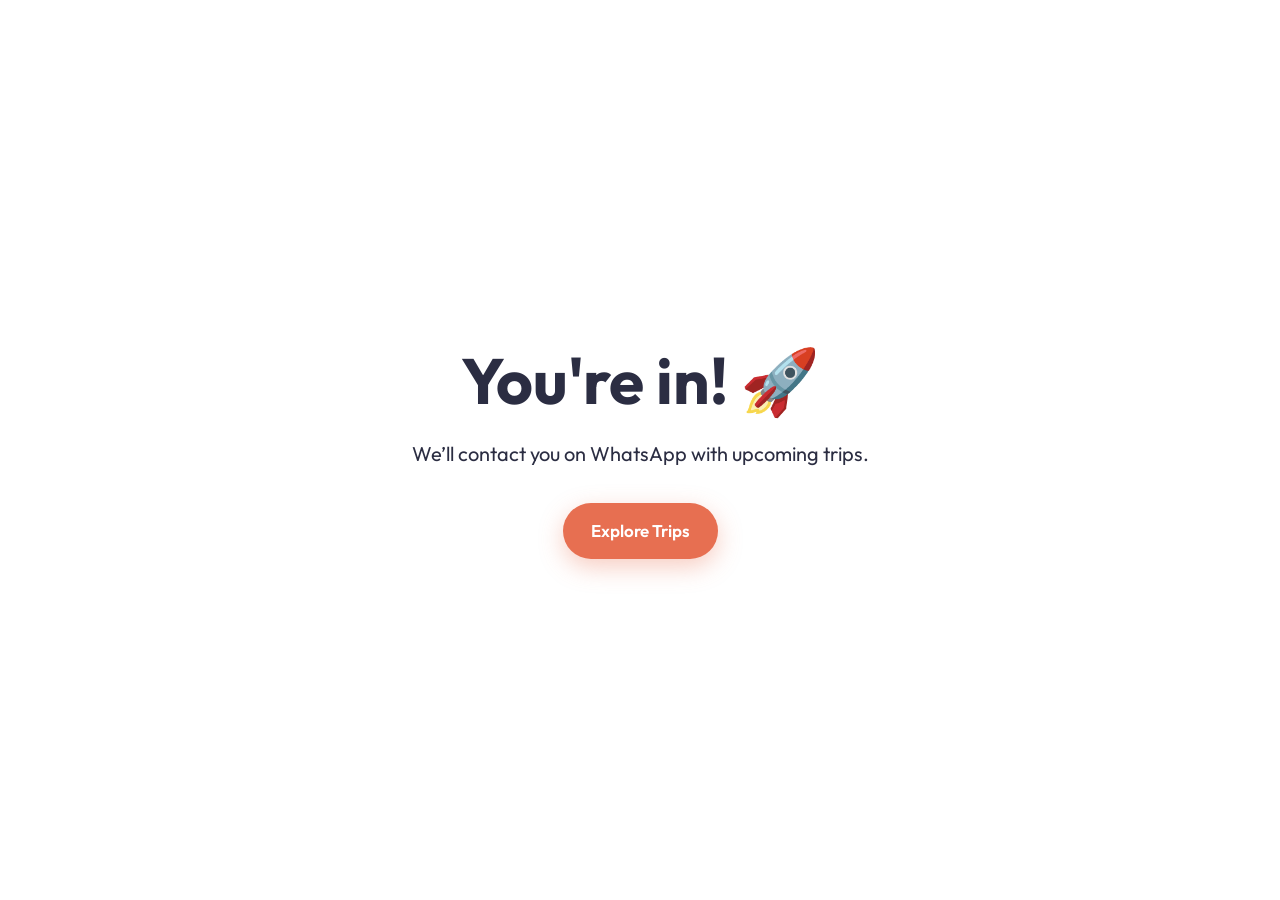
<file: thank-you.html>
<!DOCTYPE html>
<html lang="en">
<head>
    <meta charset="UTF-8">
    <meta name="viewport" content="width=device-width, initial-scale=1.0">
    <title>Thank You - Trip Circle</title>
    <meta name="description" content="Thank you for joining Trip Circle updates.">
    <link rel="preconnect" href="https://fonts.googleapis.com">
    <link rel="preconnect" href="https://fonts.gstatic.com" crossorigin>
    <link href="https://fonts.googleapis.com/css2?family=Outfit:wght@300;400;500;600;700;800&display=swap" rel="stylesheet">
    <link rel="stylesheet" href="style.css">
</head>
<body>
    <section class="section" style="min-height: 100vh; display: flex; align-items: center; justify-content: center; padding: 40px 20px;">
        <div class="container" style="text-align: center; max-width: 720px;">
            <h1 style="font-size: clamp(40px, 6vw, 64px); margin-bottom: 16px;">You're in! 🚀</h1>
            <p style="font-size: 20px; line-height: 1.7; margin-bottom: 32px;">We’ll contact you on WhatsApp with upcoming trips.</p>
            <a href="trips.html" class="btn btn-primary" style="display: inline-flex; align-items: center; justify-content: center; padding: 14px 28px; border-radius: 50px; text-decoration: none;">Explore Trips</a>
        </div>
    </section>
</body>
</html>
</file>
<file: style.css>
/* ==========================================================================
   CSS VARIABLES & BASE STYLES
   ========================================================================== */
:root {
    --primary: #0f4c5c;
    --primary-dark: #093440;
    --secondary: #e76f51;
    --secondary-light: #f4a261;
    --text-main: #2b2d42;
    --text-muted: #6c757d;
    --bg-light: #f6f8f9;
    --bg-newsletter: linear-gradient(135deg, #eef2f5 0%, #ffffff 100%);
    --bg-white: #ffffff;
    --font-main: 'Outfit', sans-serif;
    --border-radius: 16px;
    --border-radius-sm: 10px;
    --transition: all 0.35s cubic-bezier(0.25, 0.8, 0.25, 1);
    --shadow-sm: 0 4px 15px rgba(0, 0, 0, 0.05);
    --shadow-md: 0 12px 35px rgba(0, 0, 0, 0.08);
    --shadow-lg: 0 25px 50px rgba(0, 0, 0, 0.12);
}

* {
    margin: 0;
    padding: 0;
    box-sizing: border-box;
}

html {
    scroll-behavior: smooth;
}

body {
    font-family: var(--font-main);
    color: var(--text-main);
    background-color: var(--bg-white);
    line-height: 1.7;
    overflow-x: hidden;
    -webkit-font-smoothing: antialiased;
}

h1, h2, h3, h4 {
    font-weight: 700;
    line-height: 1.25;
    color: var(--text-main);
}

a {
    text-decoration: none;
    color: inherit;
    transition: var(--transition);
}

img {
    max-width: 100%;
    display: block;
    object-fit: cover;
}

/* ==========================================================================
   SCROLL ANIMATIONS (Intersection Observer)
   ========================================================================== */
.fade-up {
    opacity: 0;
    transform: translateY(40px);
    transition: opacity 0.8s cubic-bezier(0.16, 1, 0.3, 1), transform 0.8s cubic-bezier(0.16, 1, 0.3, 1);
    will-change: opacity, transform;
}

.fade-up.visible {
    opacity: 1;
    transform: translateY(0);
}

.fade-in {
    animation: fadeIn 1.5s ease forwards;
}

.fade-up-load {
    animation: fadeUpLoad 1.2s cubic-bezier(0.16, 1, 0.3, 1) forwards;
}

@keyframes fadeIn {
    0%   { opacity: 0; }
    100% { opacity: 1; }
}

@keyframes fadeUpLoad {
    0%   { opacity: 0; transform: translateY(30px); }
    100% { opacity: 1; transform: translateY(0); }
}

/* ==========================================================================
   UTILITIES
   ========================================================================== */
.container {
    max-width: 1200px;
    margin: 0 auto;
    padding: 0 24px;
}

.section {
    padding: 100px 0;
}

.section-title {
    text-align: center;
    margin-bottom: 60px;
}

.section-title h2 {
    font-size: 42px;
    font-weight: 800;
    margin-bottom: 14px;
    color: var(--primary);
    letter-spacing: -0.5px;
}

.section-title p {
    font-size: 19px;
    color: var(--text-muted);
}

.payment-terms-section {
    margin-top: 40px;
    margin-bottom: 40px;
}

.payment-terms-section h2 {
    font-size: 36px;
    font-weight: 800;
    color: var(--primary);
    margin-bottom: 20px;
    text-align: center;
}

.payment-box {
    background: #fff;
    border-radius: 16px;
    padding: 20px;
    box-shadow: 0 8px 24px rgba(0, 0, 0, 0.06);
}

.payment-box p {
    margin: 8px 0;
    font-size: 15px;
}

.title-underline {
    width: 60px;
    height: 4px;
    background: linear-gradient(to right, var(--primary), var(--secondary));
    border-radius: 2px;
    margin: 16px auto 0;
}

.bg-light {
    background-color: var(--bg-light);
}

.text-center {
    text-align: center;
}

.about-trip {
    padding: 80px 0 40px;
}

.about-trip .container {
    text-align: center;
}

.about-trip h2 {
    font-size: 32px;
    color: var(--primary);
    margin-bottom: 12px;
}

.about-trip p {
    max-width: 820px;
    margin: 0 auto;
    font-size: 18px;
    color: var(--text-muted);
    line-height: 1.7;
}

/* ==========================================================================
   BUTTONS
   ========================================================================== */
.btn {
    display: inline-flex;
    align-items: center;
    justify-content: center;
    gap: 10px;
    padding: 16px 32px;
    border-radius: 50px;
    font-family: var(--font-main);
    font-weight: 600;
    font-size: 17px;
    cursor: pointer;
    border: none;
    transition: transform 0.3s cubic-bezier(0.25, 0.8, 0.25, 1), box-shadow 0.3s ease, background 0.3s ease;
    white-space: nowrap;
}

.btn i {
    font-size: 18px;
}

.btn-primary {
    background: var(--secondary);
    color: #fff;
    box-shadow: 0 8px 25px rgba(231, 111, 81, 0.35);
}

.btn-primary:hover {
    background: #d65536;
    transform: translateY(-4px);
    box-shadow: 0 12px 30px rgba(231, 111, 81, 0.45);
}

.btn-outline {
    background: transparent;
    color: #fff;
    border: 2px solid rgba(255, 255, 255, 0.8);
    backdrop-filter: blur(5px);
}

.btn-outline:hover {
    background: rgba(255, 255, 255, 0.15);
    border-color: #fff;
    transform: translateY(-2px);
}

.btn-secondary {
    background: var(--primary);
    color: #fff;
    box-shadow: 0 6px 20px rgba(15, 76, 92, 0.25);
}

.btn-secondary:hover {
    background: var(--primary-dark);
    transform: translateY(-3px);
    box-shadow: 0 10px 25px rgba(15, 76, 92, 0.35);
}

.btn-cta {
    background: var(--secondary);
    color: white;
    padding: 22px 50px;
    font-size: 19px;
    box-shadow: 0 8px 30px rgba(231, 111, 81, 0.4);
}

.btn-cta:hover {
    background: #d65536;
    transform: translateY(-4px);
}

.btn-block {
    display: flex;
    width: 100%;
    margin-top: 24px;
    padding: 14px;
    border-radius: 12px;
    font-size: 16px;
}

.pulse-anim {
    animation: pulse 2.5s infinite;
}

@keyframes pulse {
    0%   { box-shadow: 0 0 0 0 rgba(231, 111, 81, 0.6); }
    70%  { box-shadow: 0 0 0 16px rgba(231, 111, 81, 0); }
    100% { box-shadow: 0 0 0 0 rgba(231, 111, 81, 0); }
}

/* ==========================================================================
   NAVIGATION
   ========================================================================== */
.navbar {
    position: absolute;
    top: 0;
    width: 100%;
    z-index: 100;
    padding: 24px 0;
    background: linear-gradient(to bottom, rgba(0,0,0,0.6), transparent);
}

.nav-container {
    max-width: 1200px;
    margin: 0 auto;
    padding: 0 24px;
    display: flex;
    justify-content: space-between;
    align-items: center;
}

.logo {
    display: flex;
    align-items: center;
    gap: 10px;
    text-decoration: none;
}

.nav-links {
    list-style: none;
    display: flex;
    gap: 36px;
}

.nav-links a {
    color: rgba(255,255,255,0.95);
    font-weight: 500;
    font-size: 15px;
    text-transform: uppercase;
    letter-spacing: 0.5px;
    position: relative;
}

.nav-links a::after {
    content: '';
    position: absolute;
    bottom: -6px;
    left: 0;
    width: 0;
    height: 2px;
    background: var(--secondary-light);
    border-radius: 2px;
    transition: width 0.3s ease;
}

.nav-links a:hover::after,
.nav-links a.active::after {
    width: 100%;
}

.nav-links a:hover,
.nav-links a.active {
    color: var(--secondary-light);
}

/* ==========================================================================
   HERO BLOCKS
   ========================================================================== */
.hero {
    position: relative;
    height: 100vh;
    min-height: 680px;
    display: flex;
    align-items: center;
    justify-content: center;
    text-align: center;
    background-image: url('https://images.unsplash.com/photo-1539635278303-d4002c07eae3?auto=format&fit=crop&w=1920&q=80');
    background-size: cover;
    background-position: center;
}

.hero-overlay {
    position: absolute;
    inset: 0;
    background: linear-gradient(to bottom, rgba(15, 76, 92, 0.85) 0%, rgba(0, 0, 0, 0.4) 100%);
    z-index: 1;
}

.hero-content {
    position: relative;
    z-index: 2;
    max-width: 900px;
    color: #fff;
    padding: 0 24px;
}

.hero h1 {
    font-size: 76px;
    font-weight: 800;
    margin-bottom: 20px;
    color: #fff;
    letter-spacing: -1.5px;
    text-shadow: 0 4px 20px rgba(0,0,0,0.3);
}

.hero p {
    font-size: 24px;
    font-weight: 400;
    margin-bottom: 50px;
    color: rgba(255, 255, 255, 0.95);
    text-shadow: 0 2px 10px rgba(0,0,0,0.2);
}

.hero-actions {
    display: flex;
    justify-content: center;
    gap: 24px;
}

/* INNER PAGE NAVBAR (solid, non-transparent) */
.navbar-inner {
    position: relative;
    top: 0;
    width: 100%;
    z-index: 100;
    padding: 20px 0;
    background: var(--primary-dark);
    box-shadow: 0 2px 20px rgba(0,0,0,0.25);
}

.navbar-inner .nav-container {
    max-width: 1200px;
    margin: 0 auto;
    padding: 0 24px;
    display: flex;
    justify-content: space-between;
    align-items: center;
}

.navbar-inner .logo {
    font-size: 24px;
    font-weight: 800;
    color: #fff;
    text-decoration: none;
    letter-spacing: 0.5px;
}

.navbar-inner .nav-links {
    list-style: none;
    display: flex;
    gap: 36px;
}

.navbar-inner .nav-links a {
    color: rgba(255,255,255,0.85);
    font-weight: 500;
    font-size: 15px;
    text-transform: uppercase;
    letter-spacing: 0.5px;
    position: relative;
    text-decoration: none;
}

.navbar-inner .nav-links a::after {
    content: '';
    position: absolute;
    bottom: -6px;
    left: 0;
    width: 0;
    height: 2px;
    background: var(--secondary-light);
    border-radius: 2px;
    transition: width 0.3s ease;
}

.navbar-inner .nav-links a:hover::after,
.navbar-inner .nav-links a.active::after {
    width: 100%;
}

.navbar-inner .nav-links a:hover,
.navbar-inner .nav-links a.active {
    color: var(--secondary-light);
}

/* INTERNAL PAGE HERO */
.page-hero {
    position: relative;
    height: 320px;
    display: flex;
    align-items: center;
    justify-content: center;
    text-align: center;
    background-image: url('https://images.unsplash.com/photo-1469854523086-cc02fe5d8800?auto=format&fit=crop&w=1920&q=80');
    background-size: cover;
    background-position: center;
}

.page-hero-overlay {
    position: absolute;
    inset: 0;
    background: linear-gradient(160deg, rgba(9, 52, 64, 0.9) 0%, rgba(15, 76, 92, 0.75) 100%);
    z-index: 1;
}

.page-hero h1 {
    position: relative;
    z-index: 2;
    font-size: 48px;
    font-weight: 800;
    color: #fff;
    letter-spacing: -0.5px;
    margin-top: 40px;
}

/* ==========================================================================
   ABOUT SECTION
   ========================================================================== */
.about .about-card {
    background: #fff;
    border-radius: var(--border-radius);
    padding: 70px 80px;
    box-shadow: var(--shadow-md);
    max-width: 820px;
    margin: 0 auto;
    border-top: 6px solid var(--primary);
    text-align: center;
}

.about-icon {
    font-size: 40px;
    color: var(--secondary-light);
    margin-bottom: 24px;
}

.about-content {
    max-width: 680px;
    margin: 0 auto;
}

.about-content p {
    font-size: 18px;
    color: var(--text-main);
    margin-bottom: 20px;
    line-height: 1.8;
}

.about-content p:last-child {
    margin-bottom: 0;
}

.highlight-inline {
    font-weight: 700;
    color: var(--primary);
    position: relative;
    z-index: 1;
}

.highlight-inline::before {
    content: '';
    position: absolute;
    bottom: 2px;
    left: 0;
    width: 100%;
    height: 8px;
    background: rgba(244, 162, 97, 0.3);
    z-index: -1;
    border-radius: 4px;
}

.highlight-text {
    font-weight: 600 !important;
    font-size: 19px !important;
    background: var(--bg-light);
    padding: 20px 24px;
    border-radius: var(--border-radius-sm);
    color: var(--primary) !important;
    margin-top: 30px !important;
    display: inline-block;
    border: 1px solid rgba(15, 76, 92, 0.1);
}

/* ==========================================================================
   UPCOMING TRIPS SECTION
   ========================================================================== */
.trips-grid {
    display: grid;
    grid-template-columns: repeat(auto-fit, minmax(280px, 1fr));
    gap: 36px;
}

.trip-card {
    background: var(--bg-white);
    border-radius: var(--border-radius);
    overflow: hidden;
    box-shadow: var(--shadow-sm);
    transition: transform 0.4s cubic-bezier(0.25, 0.8, 0.25, 1), box-shadow 0.4s ease;
    display: flex;
    flex-direction: column;
}

.trip-card:hover {
    transform: translateY(-12px);
    box-shadow: var(--shadow-lg);
}

.trip-img {
    position: relative;
    height: 230px;
    overflow: hidden;
}

.trip-img img {
    height: 100%;
    width: 100%;
    transition: transform 0.6s cubic-bezier(0.25, 0.8, 0.25, 1);
}

.trip-card:hover .trip-img img {
    transform: scale(1.1);
}

.trip-badge {
    position: absolute;
    top: 16px;
    right: 16px;
    padding: 6px 14px;
    border-radius: 8px;
    font-size: 13px;
    font-weight: 700;
    text-transform: uppercase;
    letter-spacing: 0.5px;
    z-index: 2;
    box-shadow: 0 4px 10px rgba(0,0,0,0.2);
}

.badge-hot {
    background: linear-gradient(135deg, #ff416c 0%, #ff4b2b 100%);
    color: white;
}

.badge-warn {
    background: var(--secondary);
    color: white;
}

.badge-danger {
    background: #111;
    color: white;
}

.trip-content {
    padding: 30px;
    flex-grow: 1;
    display: flex;
    flex-direction: column;
}

.trip-header {
    margin-bottom: 16px;
}

.trip-header h3 {
    font-size: 24px;
    color: var(--primary);
}

.trip-details {
    list-style: none;
    margin-bottom: 10px;
    flex-grow: 1;
}

.trip-details li {
    display: flex;
    align-items: flex-start;
    gap: 12px;
    color: var(--text-muted);
    font-size: 15.5px;
}

.trip-details li i {
    color: var(--secondary-light);
    width: 20px;
    text-align: center;
    margin-top: 4px;
}

.explore-all-wrap {
    text-align: center;
    margin-top: 60px;
}

/* ==========================================================================
   GALLERY PAGE GRID
   ========================================================================== */
.gallery-page-grid {
    display: grid;
    grid-template-columns: repeat(auto-fill, minmax(280px, 1fr));
    gap: 20px;
}

/* GALLERY ITEMS */
.gallery-item {
    position: relative;
    border-radius: var(--border-radius-sm);
    overflow: hidden;
    height: 280px;
    cursor: pointer;
}

.gallery-item img {
    width: 100%;
    height: 100%;
    object-fit: cover;
    transition: transform 0.5s cubic-bezier(0.25, 0.8, 0.25, 1);
}

.gallery-item-overlay {
    position: absolute;
    inset: 0;
    background: rgba(15, 76, 92, 0.72);
    display: flex;
    align-items: center;
    justify-content: center;
    opacity: 0;
    transition: opacity 0.3s ease;
}

.gallery-item-overlay span {
    color: #fff;
    font-weight: 600;
    font-size: 16px;
    display: flex;
    align-items: center;
    gap: 8px;
    transform: translateY(16px);
    transition: transform 0.4s cubic-bezier(0.25, 0.8, 0.25, 1);
}

.gallery-item:hover img {
    transform: scale(1.08);
}

.gallery-item:hover .gallery-item-overlay {
    opacity: 1;
}

.gallery-item:hover .gallery-item-overlay span {
    transform: translateY(0);
}

/* INSTAGRAM PREVIEW SECTION */
.insta-grid {
    display: grid;
    grid-template-columns: repeat(3, 1fr);
    gap: 16px;
    margin-bottom: 50px;
}

.insta-item {
    position: relative;
    border-radius: var(--border-radius-sm);
    overflow: hidden;
    height: 280px;
    cursor: pointer;
}

.insta-item img {
    width: 100%;
    height: 100%;
    transition: transform 0.5s cubic-bezier(0.25, 0.8, 0.25, 1);
}

.insta-overlay {
    position: absolute;
    inset: 0;
    background: rgba(15, 76, 92, 0.7);
    display: flex;
    align-items: center;
    justify-content: center;
    opacity: 0;
    transition: opacity 0.3s ease;
}

.insta-overlay span {
    color: #fff;
    font-weight: 600;
    font-size: 18px;
    display: flex;
    align-items: center;
    gap: 8px;
    transform: translateY(20px);
    transition: transform 0.4s cubic-bezier(0.25, 0.8, 0.25, 1);
}

.insta-item:hover img {
    transform: scale(1.08);
}

.insta-item:hover .insta-overlay {
    opacity: 1;
}

.insta-item:hover .insta-overlay span {
    transform: translateY(0);
}

/* ==========================================================================
   REVIEWS SECTION
   ========================================================================== */
.reviews-grid {
    display: grid;
    grid-template-columns: repeat(auto-fit, minmax(300px, 1fr));
    gap: 34px;
}

.review-card {
    background: var(--bg-white);
    border-radius: var(--border-radius);
    padding: 40px 36px;
    box-shadow: var(--shadow-sm);
    border-top: 5px solid var(--primary);
    transition: transform 0.4s ease, box-shadow 0.4s ease;
    display: flex;
    flex-direction: column;
    gap: 22px;
}

.review-card:hover {
    transform: translateY(-8px);
    box-shadow: var(--shadow-md);
}

.stars i {
    color: #f4a261;
    font-size: 18px;
    margin-right: 2px;
}

.review-text {
    font-size: 17px;
    color: var(--text-main);
    line-height: 1.8;
    font-style: italic;
    flex: 1;
}

.reviewer {
    display: flex;
    align-items: center;
    gap: 16px;
}

.reviewer-initial {
    width: 50px;
    height: 50px;
    border-radius: 50%;
    background: linear-gradient(135deg, var(--primary), var(--secondary-light));
    color: #fff;
    display: flex;
    align-items: center;
    justify-content: center;
    font-weight: 700;
    font-size: 20px;
}

.reviewer-info h4 {
    font-size: 17px;
    margin-bottom: 2px;
}

.reviewer-info span {
    font-size: 14px;
    color: var(--text-muted);
}

/* ==========================================================================
   NEWSLETTER SECTION
   ========================================================================== */
.newsletter {
    background: var(--bg-newsletter);
}

.newsletter .newsletter-card {
    background: rgba(255, 255, 255, 0.95);
    backdrop-filter: blur(10px);
    border-radius: var(--border-radius);
    padding: 70px 80px;
    box-shadow: var(--shadow-md);
    max-width: 800px;
    margin: 0 auto;
    text-align: center;
    border: 1px solid rgba(255,255,255,1);
}

.newsletter-form {
    display: flex;
    gap: 16px;
    justify-content: center;
    flex-wrap: wrap;
}

.form-input {
    flex: 1;
    min-width: 280px;
    padding: 16px 24px;
    border: 2px solid #e0e6ea;
    border-radius: 50px;
    font-family: var(--font-main);
    font-size: 17px;
    color: var(--text-main);
    background: #fff;
    outline: none;
    transition: all 0.3s ease;
}

.form-input:focus {
    border-color: var(--primary);
    box-shadow: 0 0 0 5px rgba(15, 76, 92, 0.1);
}

.success-msg {
    display: none;
    background: #d4edda;
    color: #155724;
    padding: 16px;
    border-radius: 12px;
    font-weight: 600;
    font-size: 18px;
    margin-top: 20px;
    animation: fadeIn 0.5s ease;
}

/* ==========================================================================
   FINAL CTA SECTION
   ========================================================================== */
.final-cta {
    background: linear-gradient(135deg, var(--primary) 0%, #06232e 100%);
    color: white;
    padding: 120px 24px;
    text-align: center;
}

.cta-content {
    max-width: 860px;
    margin: 0 auto;
}

.final-cta h2 {
    font-size: 54px;
    color: white;
    margin-bottom: 24px;
    letter-spacing: -1px;
}

.final-cta p {
    font-size: 22px;
    color: rgba(255, 255, 255, 0.85);
    margin-bottom: 50px;
    font-weight: 300;
}

/* ==========================================================================
   FOOTER
   ========================================================================== */
.footer {
    background: #0b0f15;
    color: #fff;
    padding: 70px 0 30px;
}

.footer-content {
    display: flex;
    justify-content: space-between;
    flex-wrap: wrap;
    gap: 40px;
    margin-bottom: 50px;
}

.footer .brand .logo {
    font-size: 24px;
    margin-bottom: 12px;
    color: #fff;
}

.footer .brand p {
    color: #7a8494;
    font-size: 16px;
    max-width: 320px;
    line-height: 1.7;
}

.footer .links p {
    font-size: 19px;
    font-weight: 600;
    margin-bottom: 20px;
    color: #fff;
}

.socials {
    display: flex;
    gap: 16px;
}

.socials a {
    display: flex;
    align-items: center;
    justify-content: center;
    width: 46px;
    height: 46px;
    border-radius: 50%;
    background: #1c2431;
    color: #aab0b8;
    transition: all 0.3s ease;
    font-size: 18px;
}

.socials a:hover {
    background: var(--secondary);
    color: #fff;
    transform: translateY(-5px);
}

.copyright {
    text-align: center;
    color: #4a5464;
    font-size: 15px;
    border-top: 1px solid #1c2431;
    padding-top: 30px;
}

/* ==========================================================================
   RESPONSIVE (MOBILE)
   ========================================================================== */
@media (max-width: 992px) {
    .insta-grid {
        grid-template-columns: repeat(2, 1fr);
    }
}

@media (max-width: 768px) {
    .nav-links {
        display: none;
    }

    .hero {
        min-height: 100vh;
    }

    .hero h1 {
        font-size: 46px;
        letter-spacing: -0.5px;
    }

    .hero p {
        font-size: 19px;
    }

    .hero-actions {
        flex-direction: column;
        width: 100%;
        max-width: 350px;
        margin: 0 auto;
    }
    
    .hero-actions .btn {
        width: 100%;
    }

    .page-hero {
        height: 250px;
        min-height: 250px;
    }

    .page-hero h1 {
        font-size: 38px;
    }

    .section {
        padding: 70px 0;
    }

    .section-title h2 {
        font-size: 32px;
    }
    
    .section-title p {
        font-size: 17px;
    }

    .about .about-card {
        padding: 40px 30px;
    }

    .about-content p {
        font-size: 17px;
    }

    .highlight-text {
        font-size: 17px !important;
        padding: 16px 20px;
    }

    .insta-grid {
        gap: 12px;
    }
    
    .insta-item {
        height: 220px;
    }

    .newsletter .newsletter-card {
        padding: 40px 24px;
    }

    .newsletter-form {
        flex-direction: column;
    }

    .form-input {
        width: 100%;
    }
    
    .newsletter-form .btn {
        width: 100%;
        padding: 18px;
    }

    .final-cta h2 {
        font-size: 38px;
    }
    
    .final-cta p {
        font-size: 18px;
    }
    
    .final-cta .btn {
        font-size: 17px;
        padding: 18px 30px;
    }

    .footer-content {
        flex-direction: column;
    }
}

@media (max-width: 480px) {
    .insta-grid {
        grid-template-columns: 1fr 1fr;
        gap: 8px;
    }

    .insta-item {
        height: 180px;
    }

    .trips-grid, .gallery-page-grid {
        grid-template-columns: 1fr;
    }

    .navbar-inner .nav-links {
        display: none;
    }

    .gallery-item {
        height: 200px;
    }

    .reviews-grid {
        grid-template-columns: 1fr;
    }
    
    .hero h1 {
        font-size: 40px;
    }
}

/* ==========================================================================
   TRIP DETAIL PAGE
   ========================================================================== */

/* Quick Info Bar */
.quick-info-bar {
    background: #fff;
    border-radius: var(--border-radius);
    padding: 24px 40px;
    box-shadow: var(--shadow-md);
    display: flex;
    justify-content: space-between;
    align-items: center;
    max-width: 1000px;
    margin: -50px auto 60px;
    position: relative;
    z-index: 10;
    border-top: 5px solid var(--secondary);
}

.quick-info-item {
    display: flex;
    flex-direction: column;
    gap: 4px;
}

.quick-info-item span.label {
    font-size: 13px;
    text-transform: uppercase;
    color: var(--text-muted);
    font-weight: 700;
    letter-spacing: 1px;
}

.quick-info-item span.value {
    font-size: 18px;
    font-weight: 600;
    color: var(--primary);
}

/* Itinerary Section */
.itinerary-container {
    max-width: 800px;
    margin: 0 auto;
}

.day-card {
    background: var(--bg-white);
    border-radius: var(--border-radius-sm);
    padding: 30px;
    margin-bottom: 24px;
    box-shadow: var(--shadow-sm);
    border-left: 4px solid var(--primary);
    transition: transform 0.3s ease;
}

.day-card:hover {
    transform: translateX(8px);
    box-shadow: var(--shadow-md);
}

.day-title {
    font-size: 20px;
    font-weight: 700;
    color: var(--primary-dark);
    margin-bottom: 12px;
    display: flex;
    align-items: center;
    gap: 12px;
}

.day-badge {
    background: var(--secondary-light);
    color: #fff;
    padding: 4px 12px;
    border-radius: 20px;
    font-size: 14px;
}

/* Inclusions & Exclusions */
.inc-exc-grid {
    display: grid;
    grid-template-columns: 1fr 1fr;
    gap: 40px;
    max-width: 1000px;
    margin: 0 auto;
}

.inc-card, .exc-card {
    background: #fff;
    padding: 36px;
    border-radius: var(--border-radius);
    box-shadow: var(--shadow-sm);
}

.inc-card h3, .exc-card h3 {
    margin-bottom: 24px;
    font-size: 24px;
    display: flex;
    align-items: center;
    gap: 12px;
}

.inc-card h3 { color: #2a9d8f; }
.exc-card h3 { color: #e76f51; }

.inc-list, .exc-list {
    list-style: none;
}

.inc-list li, .exc-list li {
    margin-bottom: 16px;
    display: flex;
    align-items: flex-start;
    gap: 12px;
    font-size: 17px;
}

.inc-list li i { color: #2a9d8f; margin-top: 5px; }
.exc-list li i { color: #e76f51; margin-top: 5px; }

/* Packing List */
.packing-grid {
    display: grid;
    grid-template-columns: repeat(auto-fill, minmax(200px, 1fr));
    gap: 20px;
    max-width: 1000px;
    margin: 0 auto;
}

.packing-item {
    background: var(--bg-light);
    padding: 20px;
    border-radius: var(--border-radius-sm);
    display: flex;
    align-items: center;
    gap: 14px;
    font-weight: 500;
    font-size: 17px;
}

.packing-item i {
    color: var(--primary);
    font-size: 20px;
}

/* Pricing Section */
.pricing-cards {
    display: flex;
    justify-content: center;
    gap: 30px;
    flex-wrap: wrap;
    max-width: 1000px;
    margin: 0 auto;
}

.price-card {
    background: #fff;
    border-radius: var(--border-radius);
    padding: 40px;
    box-shadow: var(--shadow-md);
    width: 300px;
    text-align: center;
    position: relative;
    border: 2px solid transparent;
    transition: transform 0.3s ease;
}

.price-card:hover {
    transform: translateY(-8px);
}

.price-card.best-price {
    border-color: #2a9d8f;
    transform: scale(1.05);
}

.price-card.best-price:hover {
    transform: scale(1.05) translateY(-8px);
}

.price-badge {
    position: absolute;
    top: -15px;
    left: 50%;
    transform: translateX(-50%);
    background: #2a9d8f;
    color: #fff;
    padding: 6px 16px;
    border-radius: 20px;
    font-weight: 700;
    font-size: 14px;
    text-transform: uppercase;
    white-space: nowrap;
}

.price-date {
    font-size: 18px;
    font-weight: 600;
    color: var(--primary);
    margin-bottom: 20px;
}

.price-amount {
    font-size: 36px;
    font-weight: 800;
    color: var(--text-main);
    margin-bottom: 8px;
}

.price-condition {
    font-size: 14px;
    color: var(--text-muted);
    margin-bottom: 24px;
}

/* Sticky Mobile CTA */
.sticky-mobile-cta {
    display: none;
    position: fixed;
    bottom: 0;
    left: 0;
    width: 100%;
    background: #fff;
    padding: 16px 24px;
    box-shadow: 0 -4px 20px rgba(0,0,0,0.1);
    z-index: 1000;
}

@media (max-width: 768px) {
    .quick-info-bar {
        flex-direction: column;
        gap: 20px;
        margin: -30px 20px 40px;
        text-align: center;
    }
    
    .inc-exc-grid {
        grid-template-columns: 1fr;
    }
    
    .price-card.best-price {
        transform: scale(1);
    }
    
    .price-card.best-price:hover {
        transform: translateY(-8px);
    }
    
    .sticky-mobile-cta {
        display: block;
    }
    
    body.has-sticky-cta {
        padding-bottom: 80px; /* Space for sticky CTA */
    }
}

/* ==========================================================================
   DATES & PRICING ACCORDION
   ========================================================================== */
.dates-prices {
    width: 100%;
    display: flex;
    flex-direction: column;
    align-items: center;
}

.dates-prices * {
    box-sizing: border-box;
}

.dates-prices > div {
    width: 100% !important;
    max-width: 1000px !important;
    margin: 0 auto 20px auto !important;
}

.dates-prices > div > div {
    width: 100% !important;
}

.dates-prices .date-card,
.dates-prices .trip-date,
.dates-prices .card,
.dates-prices .accordion-item {
    width: 100% !important;
    max-width: 1000px !important;
    margin: 0 auto 20px auto !important;
}

.accordion-header {
    display: flex !important;
    justify-content: space-between;
    align-items: center;
}

.accordion-header > div:first-child {
    display: flex;
    flex-direction: column;
    align-items: flex-start;
}

.accordion-btn {
    flex-shrink: 0;
}

.accordion-item {
    background: #fff;
    border-radius: var(--border-radius-sm);
    margin-bottom: 16px;
    box-shadow: var(--shadow-sm);
    transition: box-shadow 0.3s ease;
    border: 1px solid rgba(0,0,0,0.05);
}

.accordion-item:hover {
    box-shadow: var(--shadow-md);
}

.accordion-header {
    padding: 24px 30px;
    cursor: pointer;
    display: flex;
    justify-content: space-between;
    align-items: center;
    border-bottom: 1px solid transparent;
}

.accordion-item.active .accordion-header {
    border-bottom: 1px solid var(--bg-light);
}

.accordion-date {
    font-size: 19px;
    font-weight: 600;
    color: var(--text-main);
    display: flex;
    align-items: center;
    gap: 10px;
    min-width: 220px;
    white-space: nowrap;
    margin: 0;
    padding: 0;
}

.accordion-date i {
    flex-shrink: 0;
}

.accordion-date span {
    margin: 0;
    padding: 0;
    font-weight: 600;
    white-space: nowrap;
}

.accordion-header > div:first-child {
    display: flex;
    flex-direction: column;
    align-items: flex-start;
    gap: 4px;
    min-width: 0;
}

.accordion-status {
    background: #e8f5e9;
    color: #2e7d32;
    padding: 4px 10px;
    border-radius: 6px;
    font-size: 13px;
    font-weight: 700;
    text-transform: uppercase;
    letter-spacing: 0.5px;
}

.accordion-btn {
    font-family: var(--font-main);
    font-weight: 600;
    font-size: 15px;
    color: var(--secondary);
    background: transparent;
    border: 2px solid var(--secondary);
    padding: 8px 20px;
    border-radius: 50px;
    cursor: pointer;
    transition: all 0.3s ease;
    display: flex;
    align-items: center;
    gap: 8px;
    justify-self: end;
}

.accordion-item.active .accordion-btn i {
    transform: rotate(180deg);
}

.accordion-btn i {
    transition: transform 0.3s ease;
}

.accordion-body {
    max-height: 0;
    overflow: hidden;
    transition: max-height 0.4s cubic-bezier(0.25, 0.8, 0.25, 1);
}

.accordion-content {
    padding: 30px;
    background: #fafafa;
}

.pricing-table-wrapper {
    background: #fff;
    border-radius: 8px;
    overflow: hidden;
    margin-bottom: 16px;
    border: 1px solid var(--bg-light);
}

.pricing-table {
    width: 100%;
    border-collapse: collapse;
}

.pricing-table th, .pricing-table td {
    padding: 16px 24px;
    text-align: left;
    border-bottom: 1px solid var(--bg-light);
}

.pricing-table th {
    background: var(--primary);
    color: #fff;
    font-weight: 600;
    font-size: 15px;
    text-transform: uppercase;
    letter-spacing: 0.5px;
}

.pricing-table td:first-child {
    font-weight: 600;
    color: var(--text-muted);
}

.pricing-table td {
    font-size: 17px;
    font-weight: 700;
    color: var(--text-main);
}

.pricing-table tr:last-child td {
    border-bottom: none;
}

.pricing-notes {
    font-size: 14px;
    color: var(--text-muted);
    font-weight: 500;
}

@media (max-width: 600px) {
    .accordion-header {
        grid-template-columns: 1fr auto;
        gap: 12px;
    }
    .accordion-header > div {
        display: flex;
        justify-content: flex-start;
        width: auto;
        align-items: center;
    }
    .accordion-btn {
        width: auto;
        justify-content: center;
    }
}

/* ==========================================================================
   TABS FOR INCLUSIONS & EXCLUSIONS
   ========================================================================== */
.tabs-container {
    max-width: 800px;
    margin: 0 auto;
    background: #fff;
    border-radius: var(--border-radius);
    box-shadow: var(--shadow-sm);
    overflow: hidden;
}

.tab-header {
    display: flex;
    background: var(--bg-light);
    border-bottom: 1px solid rgba(0,0,0,0.05);
}

.tab-btn {
    flex: 1;
    background: transparent;
    border: none;
    outline: none;
    cursor: pointer;
    padding: 20px 30px;
    font-size: 18px;
    font-family: var(--font-main);
    font-weight: 700;
    color: var(--text-muted);
    transition: all 0.3s ease;
    border-bottom: 3px solid transparent;
}

.tab-btn:hover {
    color: var(--primary);
}

.tab-btn.active {
    color: var(--primary);
    border-bottom: 3px solid var(--secondary);
    background: #fff;
}

.tabcontent {
    display: none;
    padding: 30px;
    opacity: 0;
    transition: opacity 0.3s ease;
}

.tabcontent.active {
    display: block;
    opacity: 1;
}

.tab-list {
    list-style: none;
}

.tab-list li {
    margin-bottom: 16px;
    display: flex;
    align-items: flex-start;
    gap: 12px;
    font-size: 17px;
    color: var(--text-main);
}

.tab-list.inc li i {
    color: #2e7d32;
    margin-top: 5px;
}

.tab-list.exc li i {
    color: #d32f2f;
    margin-top: 5px;
}

/* ==========================================================================
   HIGHLIGHTS GRID
   ========================================================================== */
.highlights-grid {
    display: grid;
    grid-template-columns: repeat(2, 1fr);
    gap: 20px;
    max-width: 800px;
    margin: 0 auto;
}

.highlight-item {
    background: #fff;
    padding: 20px 24px;
    border-radius: var(--border-radius-sm);
    box-shadow: var(--shadow-sm);
    display: flex;
    align-items: center;
    gap: 16px;
    font-size: 17px;
    font-weight: 600;
    color: var(--text-main);
    transition: transform 0.3s ease;
}

.highlight-item i {
    color: var(--secondary);
    font-size: 20px;
}

.highlight-item:hover {
    transform: translateY(-4px);
    box-shadow: var(--shadow-md);
}

@media (max-width: 600px) {
    .highlights-grid {
        grid-template-columns: 1fr;
    }
}

/* ==========================================================================
   PRICING CARD ROWS (VIETNAM UPGRADE)
   ========================================================================== */
.pricing-card-row {
    display: flex;
    justify-content: space-between;
    align-items: center;
    background: #fff;
    padding: 16px 20px;
    margin-bottom: 10px;
    border-radius: 8px;
    box-shadow: 0 2px 8px rgba(0,0,0,0.03);
    border: 1px solid rgba(0,0,0,0.06);
    transition: transform 0.3s ease, box-shadow 0.3s ease;
}

.pricing-card-row:hover {
    transform: translateY(-2px);
    box-shadow: 0 4px 12px rgba(0,0,0,0.06);
}

.pricing-card-row.best-value {
    border: 1px solid var(--secondary);
    background: #fffbf9;
}

.pricing-col-date {
    font-size: 15px;
    color: var(--text-muted);
    font-weight: 600;
}

.pricing-col-price {
    font-size: 18px;
    font-weight: 800;
    color: var(--text-main);
    display: flex;
    align-items: center;
    gap: 10px;
}

.badge-best {
    background: #e65100;
    color: #fff;
    font-size: 12px;
    padding: 4px 8px;
    border-radius: 4px;
    text-transform: uppercase;
    letter-spacing: 0.5px;
}

/* ==========================================================================
   EXPERIENCE IMAGE CARDS
   ========================================================================== */
.experience-grid {
    display: grid;
    grid-template-columns: repeat(3, 1fr);
    gap: 24px;
    max-width: 1000px;
    margin: 0 auto;
}

.experience-card {
    background: #fff;
    border-radius: var(--border-radius);
    overflow: hidden;
    box-shadow: var(--shadow-sm);
    transition: transform 0.4s cubic-bezier(0.25, 0.8, 0.25, 1), box-shadow 0.4s ease;
    cursor: pointer;
}

.experience-card:hover {
    transform: translateY(-8px);
    box-shadow: var(--shadow-lg);
}

.experience-card-img-wrapper {
    overflow: hidden;
    height: 220px;
}

.experience-img {
    width: 100%;
    height: 100%;
    object-fit: cover;
    transition: transform 0.6s ease;
}

.experience-card:hover .experience-img {
    transform: scale(1.08); /* slight zoom on hover */
}

.experience-content {
    padding: 24px;
    text-align: center;
}

.experience-content h4 {
    font-size: 19px;
    color: var(--text-main);
    margin-bottom: 8px;
    font-weight: 700;
}

.experience-content p {
    font-size: 15px;
    color: var(--text-muted);
    line-height: 1.5;
    margin: 0;
}

@media (max-width: 900px) {
    .experience-grid {
        grid-template-columns: repeat(2, 1fr);
    }
}
@media (max-width: 600px) {
    .experience-grid {
        grid-template-columns: 1fr;
    }
}

.menu-toggle {
    display: none;
}

.menu-overlay {
    display: none;
}

.insta-btn {
    display: inline-block;
    padding: 12px 20px;
    border-radius: 30px;
    background: linear-gradient(45deg, #f9ce34, #ee2a7b, #6228d7);
    color: white;
    font-weight: 600;
    text-decoration: none;
    margin-top: 15px;
}

.insta-btn:hover {
    filter: brightness(1.06);
    transform: translateY(-1px);
}

.trust-section {
    text-align: center;
    padding: 30px 20px;
    background: #f8f9fb;
}

.about-founders {
    padding: 60px 20px;
    text-align: center;
    max-width: 800px;
    margin: auto;
}

.about-founders h2 {
    font-size: 28px;
    margin-bottom: 15px;
}

.about-founders p {
    font-size: 15px;
    color: #555;
    margin-bottom: 10px;
    line-height: 1.6;
}

.trust-stats {
    display: flex;
    justify-content: center;
    gap: 20px;
    margin-top: 15px;
    font-size: 14px;
}

@media (max-width: 768px) {
    .trust-stats {
        flex-direction: column;
        gap: 8px;
    }
}

.insta-follow {
    text-align: center;
    padding: 50px 20px;
}

.insta-follow h3 {
    font-size: 22px;
    margin-bottom: 10px;
}

.insta-follow p {
    color: #666;
    margin-bottom: 15px;
}

.itinerary-card {
    padding: 18px;
}

.itinerary-card button {
    height: 40px;
    border-radius: 20px;
}

.itinerary-card.active {
    background: #f8f9fb;
}

.card,
.trip-card,
.itinerary-card {
    transition: all 0.3s ease;
}

.hero h1,
.hero p,
.page-hero h1,
.page-hero p,
.accordion-date,
.accordion-content,
.itinerary-card,
.itinerary-card * {
    word-break: break-word;
    overflow-wrap: anywhere;
}

.accordion-item {
    transition: box-shadow 0.3s ease, transform 0.25s ease, background-color 0.25s ease;
}

.accordion-item.active {
    background: #f7fafb;
}

.accordion-btn i {
    margin-left: auto;
    line-height: 1;
}

@media (hover: none) {
    .btn:active {
        transform: scale(0.96);
    }

    .trip-card:active,
    .itinerary-card:active,
    .accordion-item:active {
        transform: scale(0.995);
    }
}

.card:hover {
    transform: translateY(-5px);
}

@media (max-width: 768px) {
    .fade-up {
        transition: opacity 0.65s ease, transform 0.65s ease;
    }

    .hero {
        padding: 80px 20px 60px;
        text-align: center;
    }

    .section {
        padding: 40px 0;
    }

    .trust-section,
    .about-founders,
    .insta-follow {
        padding: 40px 20px;
    }

    .menu-toggle {
        display: block;
        font-size: 26px;
        cursor: pointer;
        color: #fff;
        z-index: 9999;
    }

    .navbar-inner .menu-toggle {
        color: var(--primary);
    }

    .nav-container {
        position: relative;
        z-index: 9999;
    }

    .nav-links {
        display: flex;
        flex-direction: column;
        position: absolute;
        top: calc(100% + 10px);
        right: 0;
        background: white;
        width: min(250px, calc(100vw - 28px));
        padding: 18px;
        gap: 12px;
        border-radius: 14px;
        box-shadow: 0 12px 30px rgba(0,0,0,0.12);
        transition: transform 0.26s ease, opacity 0.26s ease, visibility 0.26s ease;
        transform: translateY(-8px) scale(0.98);
        transform-origin: top right;
        opacity: 0;
        visibility: hidden;
        pointer-events: none;
        z-index: 1002;
        overflow: visible;
        backdrop-filter: blur(2px);
    }

    .navbar-inner .nav-links {
        display: flex;
    }

    .nav-links li,
    .navbar-inner .nav-links li {
        width: 100%;
    }

    .nav-links a,
    .navbar-inner .nav-links a {
        display: block;
        width: 100%;
        padding: 10px 12px;
        border-radius: 8px;
        color: var(--text-main);
        font-size: 14px;
        line-height: 1.4;
    }

    .nav-links a:hover,
    .nav-links a.active,
    .navbar-inner .nav-links a:hover,
    .navbar-inner .nav-links a.active {
        background: var(--bg-light);
        color: var(--primary);
    }

    .nav-links.active {
        transform: translateY(0) scale(1);
        opacity: 1;
        visibility: visible;
        pointer-events: auto;
    }

    .menu-overlay.active {
        display: block;
        position: fixed;
        top: 0;
        left: 0;
        width: 100%;
        height: 100%;
        background: rgba(0,0,0,0.4);
        z-index: 999;
    }

    .container {
        padding: 0 15px;
    }

    .trips-grid,
    .experience-grid {
        grid-template-columns: 1fr;
    }

    .hero h1 {
        font-size: 28px;
        line-height: 1.28;
        overflow-wrap: anywhere;
        word-break: break-word;
        margin-bottom: 12px;
    }

    .hero p {
        font-size: 15px;
        line-height: 1.6;
        margin-top: 10px;
        overflow-wrap: anywhere;
        word-break: break-word;
        margin-bottom: 0;
    }

    .hero-content {
        max-width: 560px;
        margin: 0 auto;
        padding: 0 12px;
        display: flex;
        flex-direction: column;
        gap: 12px;
        align-items: center;
        justify-content: center;
    }

    .page-hero {
        height: auto;
        min-height: 230px;
        padding: 96px 16px 42px;
    }

    .page-hero h1 {
        font-size: 28px;
        line-height: 1.28;
        overflow-wrap: anywhere;
        word-break: break-word;
    }

    .page-hero p {
        font-size: 14px;
        line-height: 1.55;
        overflow-wrap: anywhere;
        word-break: break-word;
    }

    .hero .cta-buttons {
        margin-top: 10px;
    }

    .trip-badge,
    .day-badge,
    .price-badge {
        font-size: 10px;
        padding: 4px 8px;
        line-height: 1.2;
        top: 10px;
        right: 10px;
    }

    .itinerary-card {
        padding: 14px;
        margin-bottom: 18px;
    }

    .itinerary-card button,
    .itinerary-card .btn {
        width: 100%;
        min-width: 0;
        height: 38px;
        font-size: 14px;
        border-width: 1px;
        justify-content: center;
    }

    .itinerary-card h3,
    .itinerary-card h4 {
        line-height: 1.5;
        margin-bottom: 8px;
    }

    .accordion-item {
        margin-bottom: 18px;
    }

    .accordion-header {
        padding: 18px 16px;
    }

    .accordion-btn {
        border-width: 1px;
        padding: 8px 14px;
        min-height: 38px;
        background: #f3f6f8;
        color: var(--primary);
        box-shadow: inset 0 0 0 1px rgba(15, 76, 92, 0.08);
    }

    .accordion-btn:hover,
    .accordion-btn:active {
        background: #eaf1f4;
    }

    .accordion-btn i {
        font-size: 13px;
        margin-left: 8px;
        margin-right: 0;
    }

    .accordion-body {
        transition: max-height 0.3s ease;
    }

    .accordion-content {
        padding: 20px 16px;
        line-height: 1.5;
    }

    .cta-buttons {
        flex-direction: column;
        gap: 10px;
    }

    .cta-bar,
    .sticky-mobile-cta {
        height: 48px;
        padding: 6px 8px;
    }

    .sticky-mobile-cta {
        left: 10px;
        right: 10px;
        width: auto;
        bottom: 10px;
        border-radius: 12px;
        box-shadow: 0 -2px 14px rgba(0,0,0,0.12);
    }

    .cta-bar button,
    .sticky-mobile-cta .btn {
        font-size: 13px;
        padding: 7px 8px;
        border-radius: 10px;
    }

    .cta-bar button:active,
    .sticky-mobile-cta .btn:active {
        transform: scale(0.96);
    }

    body,
    body.has-sticky-cta {
        padding-bottom: 88px;
    }
}

/* ==========================================================================
   SAFE FIXES: EXTRA BUTTONS & BROKEN IMAGES
   ========================================================================== */

/* Safely hide extra buttons without breaking single-button cards like Bali */
.trip-card .btn-whatsapp,
.trip-card .btn-chat,
.trip-card a.btn:nth-of-type(n+2) {
  display: none !important;
}

/* Ensure all trip-card images behave properly */
.trip-card img {
  width: 100%;
  height: 220px;
  object-fit: cover;
  border-radius: 12px 12px 0 0;
}

.logo img {
  height: 38px;
  width: auto;
  object-fit: contain;
}

.logo-text {
  font-size: 20px;
  font-weight: 700;
  color: white;
  letter-spacing: 0.5px;
}

.logo-text-only {
  font-size: 22px;
  font-weight: 700;
  color: white;
  letter-spacing: 0.5px;
}

.about-container {
  display: flex;
  gap: 40px;
  flex-wrap: wrap;
  align-items: center; /* vertical centering */
  margin-top: 40px;
  background: #f8f9fb;
  padding: 30px;
  border-radius: 16px;
  max-width: 1000px;
  margin-left: auto;
  margin-right: auto;
}

.about-left {
  flex: 1;
  min-width: 250px;
  text-align: center;
  display: flex;
  flex-direction: column;
  align-items: center;
  justify-content: center;
}

.about-left img {
  width: 85px;
  height: auto;
  margin-bottom: 10px;
}

.about-left h2 {
  margin: 0;
}

.about-left p {
  margin-top: 6px;
  opacity: 0.7;
}

.about-right {
  flex: 2;
  min-width: 300px;
  font-size: 16px;
  line-height: 1.6;
}

/* ==========================================================================
   2026 TRAVEL CALENDAR
   ========================================================================== */
.calendar-section {
    background: var(--bg-white);
    padding: 80px 0;
}

.calendar-container {
    max-width: 1000px;
    margin: 0 auto;
    padding: 0 24px;
}

.calendar-month-block {
    margin-bottom: 50px;
}

.calendar-month-block:last-child {
    margin-bottom: 0;
}

.calendar-month-name {
    font-size: 26px;
    font-weight: 700;
    color: var(--primary);
    border-bottom: 2px solid rgba(15, 76, 92, 0.1);
    padding-bottom: 12px;
    margin-bottom: 24px;
    text-transform: uppercase;
    letter-spacing: 1.5px;
    display: flex;
    align-items: center;
    gap: 12px;
}

.calendar-month-name::after {
    content: '';
    flex-grow: 1;
    height: 1px;
    background: rgba(15, 76, 92, 0.1);
}

.calendar-grid {
    display: flex;
    flex-direction: column;
    gap: 16px;
}

.calendar-card {
    background: #fff;
    border-radius: var(--border-radius-sm);
    box-shadow: var(--shadow-sm);
    padding: 20px 24px;
    display: flex;
    align-items: center;
    justify-content: space-between;
    gap: 20px;
    transition: transform 0.3s cubic-bezier(0.25, 0.8, 0.25, 1), box-shadow 0.3s ease, border-color 0.3s ease;
    border: 1px solid rgba(0, 0, 0, 0.05);
}

.calendar-card:hover {
    transform: translateY(-5px);
    box-shadow: var(--shadow-md);
    border-color: rgba(15, 76, 92, 0.2);
}

.calendar-info-left {
    display: flex;
    align-items: center;
    gap: 24px;
    flex: 1;
}

.calendar-date-area {
    display: flex;
    flex-direction: column;
    align-items: center;
    justify-content: center;
    background: rgba(15, 76, 92, 0.08);
    color: var(--primary);
    padding: 10px 16px;
    border-radius: 12px;
    min-width: 80px;
    text-align: center;
}

.calendar-day-num {
    font-size: 22px;
    font-weight: 800;
    line-height: 1;
}

.calendar-day-month {
    font-size: 12px;
    text-transform: uppercase;
    font-weight: 700;
    letter-spacing: 0.5px;
    margin-top: 4px;
}

.calendar-details {
    display: flex;
    flex-direction: column;
    gap: 6px;
}

.calendar-dest-title {
    font-size: 20px;
    font-weight: 700;
    color: var(--text-main);
}

.calendar-tag {
    display: inline-flex;
    align-items: center;
    background: rgba(244, 162, 97, 0.15);
    color: #c96515;
    padding: 3px 10px;
    border-radius: 20px;
    font-size: 12px;
    font-weight: 700;
    width: fit-content;
}

.calendar-actions-right {
    display: flex;
    gap: 12px;
    align-items: center;
}

.calendar-btn-sm {
    padding: 10px 20px;
    font-size: 14px;
    border-radius: 25px;
}

@media (max-width: 768px) {
    .calendar-card {
        flex-direction: column;
        align-items: flex-start;
        gap: 16px;
    }
    
    .calendar-actions-right {
        width: 100%;
        justify-content: flex-end;
    }
}

@media (max-width: 480px) {
    .calendar-info-left {
        flex-direction: column;
        align-items: flex-start;
        gap: 12px;
    }
    
    .calendar-date-area {
        width: 100%;
        flex-direction: row;
        gap: 8px;
        padding: 8px 16px;
        justify-content: center;
    }
    
    .calendar-day-month {
        margin-top: 0;
    }

    .calendar-actions-right {
        flex-direction: column;
        width: 100%;
    }

    .calendar-actions-right .btn {
        width: 100%;
        text-align: center;
    }
}
</file>
